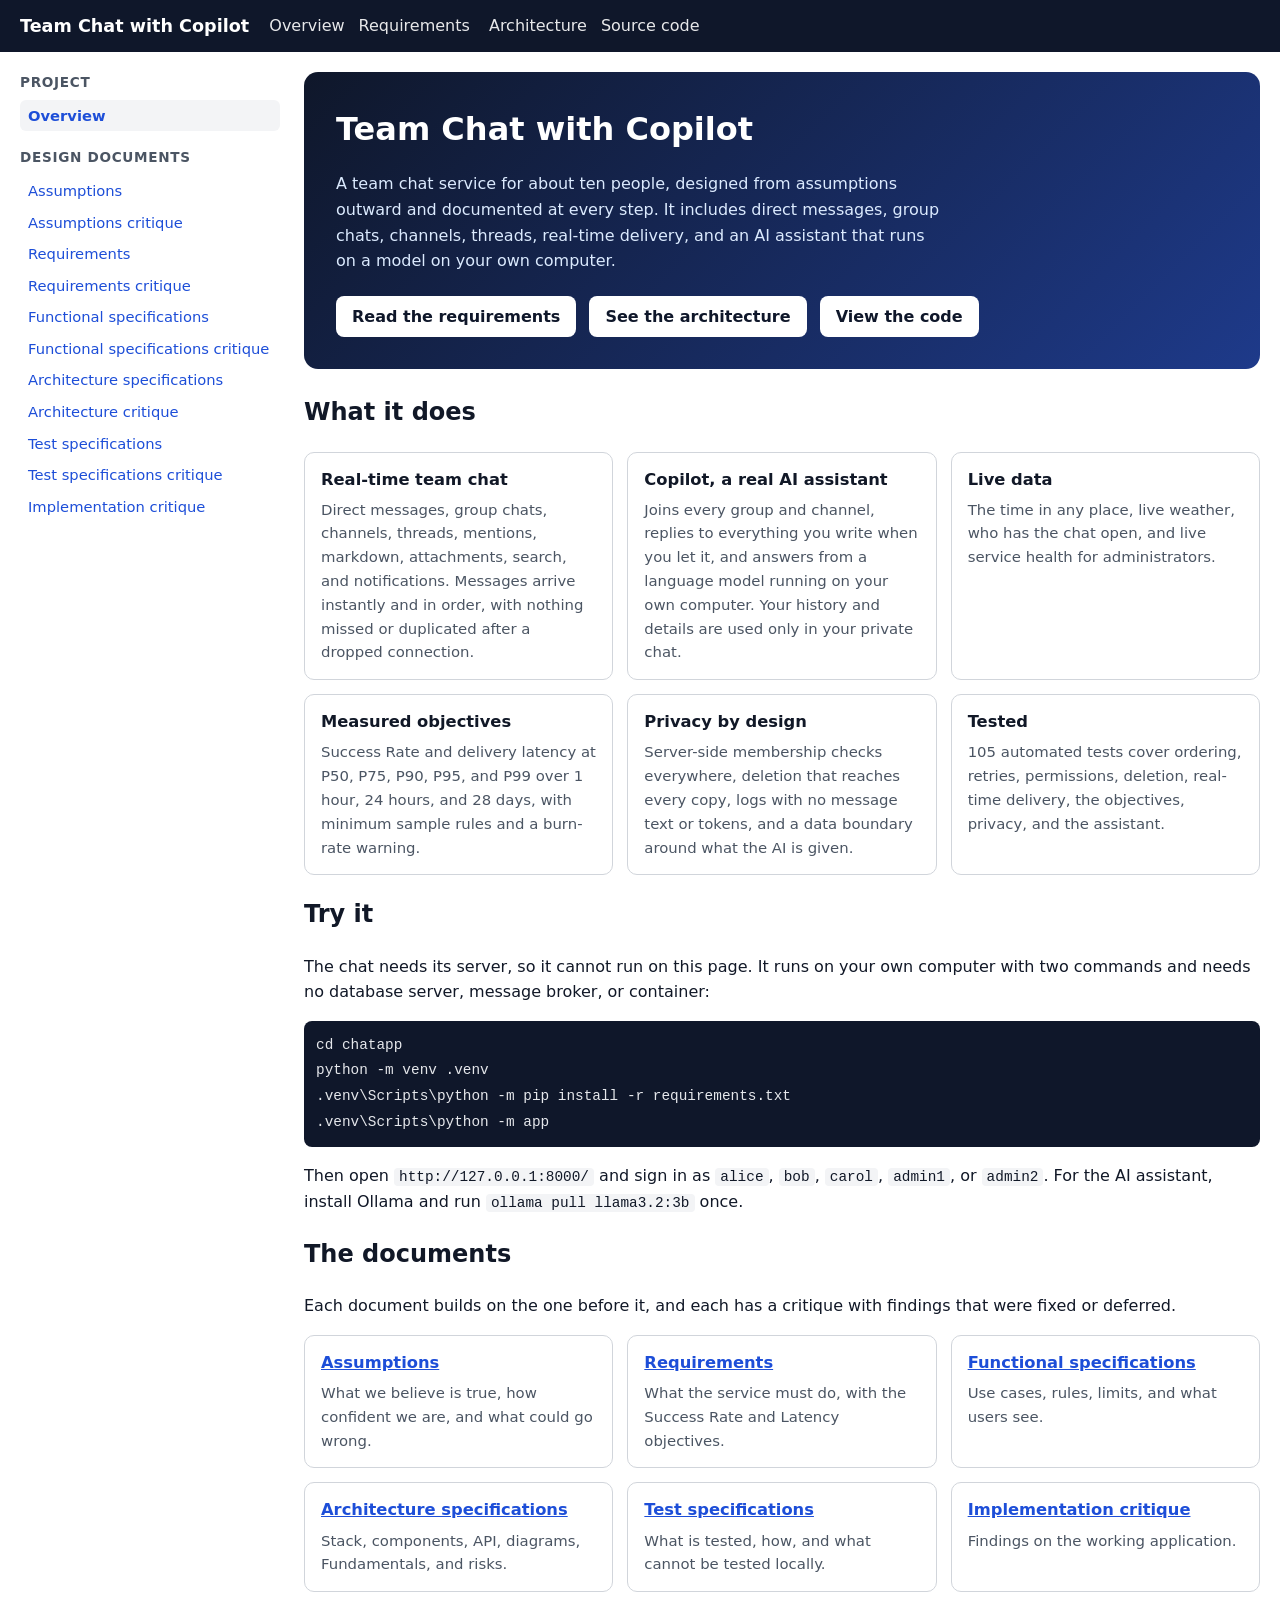
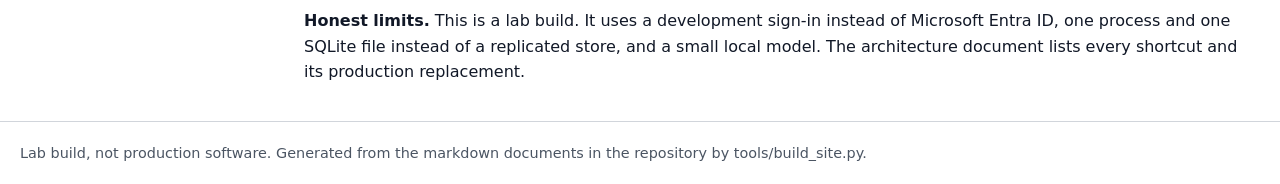
<file: docs/index.html>
<!doctype html>
<html lang="en"><head><meta charset="utf-8"><meta name="viewport" content="width=device-width,initial-scale=1">
<title>Overview - Team Chat with Copilot</title><style>
:root{--text:#111827;--muted:#4b5563;--accent:#1d4ed8;--border:#d1d5db;--panel:#f3f4f6}
*{box-sizing:border-box}body{margin:0;font:16px/1.6 system-ui,"Segoe UI",sans-serif;color:var(--text)}
a{color:var(--accent)}a:focus-visible,button:focus-visible{outline:3px solid #f59e0b;outline-offset:2px}
.skip{position:absolute;left:-999px}.skip:focus{left:8px;top:8px;background:#000;color:#fff;padding:6px 10px}
header.site{background:#0f172a;color:#fff;padding:12px 20px;display:flex;gap:20px;align-items:center;flex-wrap:wrap}
header.site a{color:#fff;text-decoration:none}header.site .brand{font-weight:700;font-size:1.1rem}
header.site nav a{margin-right:14px;opacity:.9}header.site nav a:hover{text-decoration:underline}
.layout{display:grid;grid-template-columns:260px 1fr;gap:24px;max-width:1280px;margin:0 auto;padding:20px}
aside.side{font-size:.92rem;position:sticky;top:12px;align-self:start}
aside.side h2{font-size:.85rem;text-transform:uppercase;letter-spacing:.05em;color:var(--muted);margin:0 0 6px}
aside.side ul{list-style:none;margin:0 0 16px;padding:0}aside.side li a{display:block;padding:4px 8px;border-radius:6px;text-decoration:none}
aside.side li a[aria-current=page]{background:var(--panel);font-weight:700}
main{min-width:0}main h1{margin-top:0}
main table{border-collapse:collapse;display:block;overflow-x:auto;margin:12px 0}
main th,main td{border:1px solid var(--border);padding:6px 10px;vertical-align:top;font-size:.93rem}
main th{background:var(--panel);text-align:left}
main blockquote{margin:12px 0;padding:8px 16px;border-left:4px solid var(--accent);background:#eff6ff}
main code{background:var(--panel);padding:1px 5px;border-radius:4px;font-size:.9em}
main pre{background:#0f172a;color:#e5e7eb;padding:12px;border-radius:8px;overflow:auto}
main pre code{background:none;color:inherit;padding:0}
pre.mermaid{background:#fff;color:var(--text);border:1px solid var(--border);text-align:center}
.hero{background:linear-gradient(135deg,#0f172a,#1e3a8a);color:#fff;border-radius:14px;padding:32px;margin-bottom:24px}
.hero h1{color:#fff;font-size:2rem;margin:0 0 8px}.hero p{max-width:60ch;color:#dbeafe}
.hero a.btn{display:inline-block;background:#fff;color:#0f172a;padding:8px 16px;border-radius:8px;text-decoration:none;font-weight:600;margin:6px 8px 0 0}
.cards{display:grid;grid-template-columns:repeat(auto-fit,minmax(240px,1fr));gap:14px;margin:16px 0}
.card{border:1px solid var(--border);border-radius:10px;padding:14px 16px}.card h3{margin:0 0 6px;font-size:1.02rem}
.card p{margin:0;color:var(--muted);font-size:.93rem}
footer{max-width:1280px;margin:0 auto;padding:20px;color:var(--muted);font-size:.9rem;border-top:1px solid var(--border)}
@media(max-width:860px){.layout{grid-template-columns:1fr}aside.side{position:static}}
</style></head>
<body><a class="skip" href="#content">Skip to content</a>
<header class="site"><a class="brand" href="index.html">Team Chat with Copilot</a>
<nav aria-label="Main"><a href="index.html">Overview</a><a href="chatapp.requirements.html">Requirements</a>
<a href="chatapp.archspecs.html">Architecture</a><a href="https://github.com/RaghunathLaxmiPathi/team-chat-copilot">Source code</a></nav></header>
<div class="layout"><aside class="side" aria-label="Documents"><h2>Project</h2><ul><li><a href="index.html" aria-current="page">Overview</a></li></ul><h2>Design documents</h2><ul><li><a href="chatapp.assumptions.html">Assumptions</a></li><li><a href="chatapp.assumptions.gao.html">Assumptions critique</a></li><li><a href="chatapp.requirements.html">Requirements</a></li><li><a href="chatapp.requirements.gao.html">Requirements critique</a></li><li><a href="chatapp.funcspecs.html">Functional specifications</a></li><li><a href="chatapp.funcspecs.gao.html">Functional specifications critique</a></li><li><a href="chatapp.archspecs.html">Architecture specifications</a></li><li><a href="chatapp.archspecs.gao.html">Architecture critique</a></li><li><a href="chatapp.testspecs.html">Test specifications</a></li><li><a href="chatapp.testspecs.gao.html">Test specifications critique</a></li><li><a href="chatapp.implementation.gao.html">Implementation critique</a></li></ul></aside><main id="content">
<section class="hero"><h1>Team Chat with Copilot</h1>
<p>A team chat service for about ten people, designed from assumptions outward and documented at every step.
It includes direct messages, group chats, channels, threads, real-time delivery, and an AI assistant that runs on a
model on your own computer.</p>
<a class="btn" href="chatapp.requirements.html">Read the requirements</a>
<a class="btn" href="chatapp.archspecs.html">See the architecture</a>
<a class="btn" href="https://github.com/RaghunathLaxmiPathi/team-chat-copilot">View the code</a></section>

<h2>What it does</h2>
<div class="cards">
<div class="card"><h3>Real-time team chat</h3><p>Direct messages, group chats, channels, threads, mentions, markdown, attachments, search, and notifications. Messages arrive instantly and in order, with nothing missed or duplicated after a dropped connection.</p></div>
<div class="card"><h3>Copilot, a real AI assistant</h3><p>Joins every group and channel, replies to everything you write when you let it, and answers from a language model running on your own computer. Your history and details are used only in your private chat.</p></div>
<div class="card"><h3>Live data</h3><p>The time in any place, live weather, who has the chat open, and live service health for administrators.</p></div>
<div class="card"><h3>Measured objectives</h3><p>Success Rate and delivery latency at P50, P75, P90, P95, and P99 over 1 hour, 24 hours, and 28 days, with minimum sample rules and a burn-rate warning.</p></div>
<div class="card"><h3>Privacy by design</h3><p>Server-side membership checks everywhere, deletion that reaches every copy, logs with no message text or tokens, and a data boundary around what the AI is given.</p></div>
<div class="card"><h3>Tested</h3><p>105 automated tests cover ordering, retries, permissions, deletion, real-time delivery, the objectives, privacy, and the assistant.</p></div>
</div>

<h2>Try it</h2>
<p>The chat needs its server, so it cannot run on this page. It runs on your own computer with two commands and needs
no database server, message broker, or container:</p>
<pre><code>cd chatapp
python -m venv .venv
.venv\Scripts\python -m pip install -r requirements.txt
.venv\Scripts\python -m app</code></pre>
<p>Then open <code>http://127.0.0.1:8000/</code> and sign in as <code>alice</code>, <code>bob</code>, <code>carol</code>,
<code>admin1</code>, or <code>admin2</code>. For the AI assistant, install Ollama and run <code>ollama pull llama3.2:3b</code> once.</p>

<h2>The documents</h2>
<p>Each document builds on the one before it, and each has a critique with findings that were fixed or deferred.</p>
<div class="cards"><div class="card"><h3><a href="chatapp.assumptions.html">Assumptions</a></h3><p>What we believe is true, how confident we are, and what could go wrong.</p></div><div class="card"><h3><a href="chatapp.requirements.html">Requirements</a></h3><p>What the service must do, with the Success Rate and Latency objectives.</p></div><div class="card"><h3><a href="chatapp.funcspecs.html">Functional specifications</a></h3><p>Use cases, rules, limits, and what users see.</p></div><div class="card"><h3><a href="chatapp.archspecs.html">Architecture specifications</a></h3><p>Stack, components, API, diagrams, Fundamentals, and risks.</p></div><div class="card"><h3><a href="chatapp.testspecs.html">Test specifications</a></h3><p>What is tested, how, and what cannot be tested locally.</p></div><div class="card"><h3><a href="chatapp.implementation.gao.html">Implementation critique</a></h3><p>Findings on the working application.</p></div></div>
<p><strong>Honest limits.</strong> This is a lab build. It uses a development sign-in instead of Microsoft Entra ID, one
process and one SQLite file instead of a replicated store, and a small local model. The architecture document lists
every shortcut and its production replacement.</p>
</main></div>
<footer>Lab build, not production software. Generated from the markdown documents in the repository by tools/build_site.py.</footer>
</body></html>
</file>
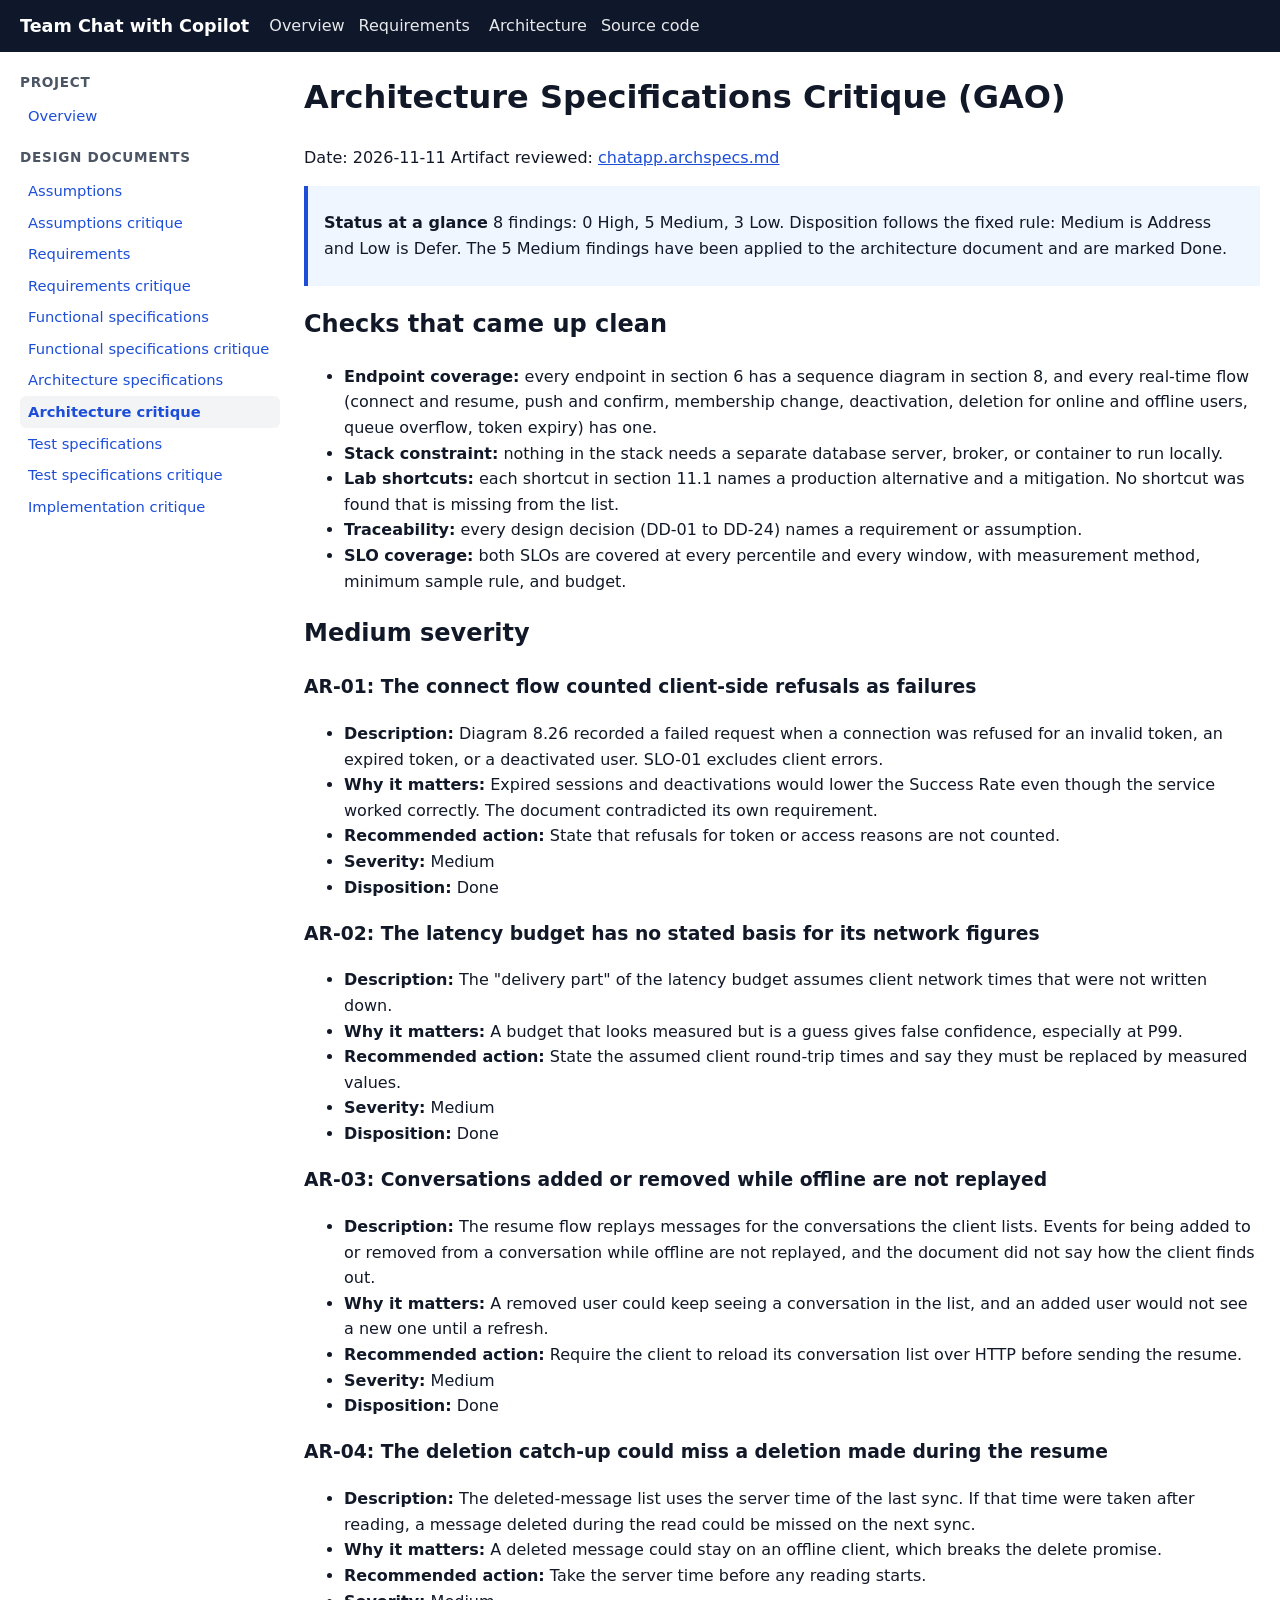
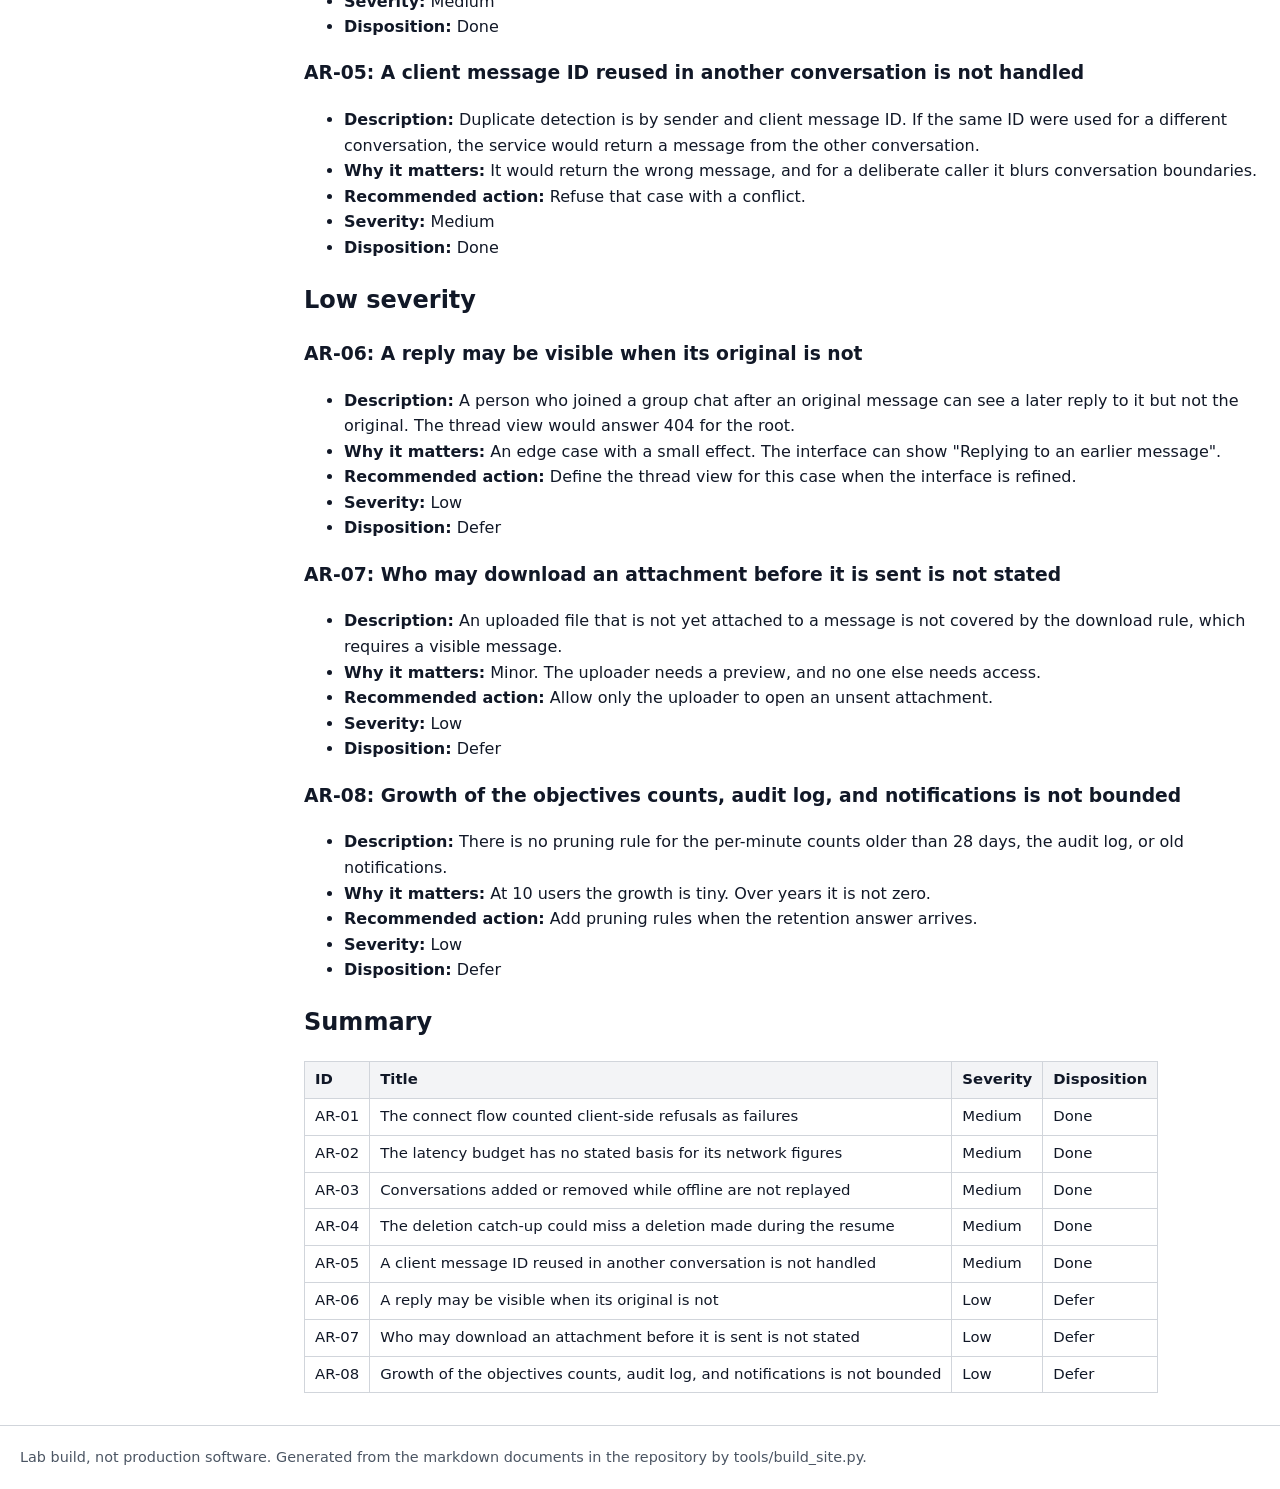
<file: docs/chatapp.archspecs.gao.html>
<!doctype html>
<html lang="en"><head><meta charset="utf-8"><meta name="viewport" content="width=device-width,initial-scale=1">
<title>Architecture critique - Team Chat with Copilot</title><style>
:root{--text:#111827;--muted:#4b5563;--accent:#1d4ed8;--border:#d1d5db;--panel:#f3f4f6}
*{box-sizing:border-box}body{margin:0;font:16px/1.6 system-ui,"Segoe UI",sans-serif;color:var(--text)}
a{color:var(--accent)}a:focus-visible,button:focus-visible{outline:3px solid #f59e0b;outline-offset:2px}
.skip{position:absolute;left:-999px}.skip:focus{left:8px;top:8px;background:#000;color:#fff;padding:6px 10px}
header.site{background:#0f172a;color:#fff;padding:12px 20px;display:flex;gap:20px;align-items:center;flex-wrap:wrap}
header.site a{color:#fff;text-decoration:none}header.site .brand{font-weight:700;font-size:1.1rem}
header.site nav a{margin-right:14px;opacity:.9}header.site nav a:hover{text-decoration:underline}
.layout{display:grid;grid-template-columns:260px 1fr;gap:24px;max-width:1280px;margin:0 auto;padding:20px}
aside.side{font-size:.92rem;position:sticky;top:12px;align-self:start}
aside.side h2{font-size:.85rem;text-transform:uppercase;letter-spacing:.05em;color:var(--muted);margin:0 0 6px}
aside.side ul{list-style:none;margin:0 0 16px;padding:0}aside.side li a{display:block;padding:4px 8px;border-radius:6px;text-decoration:none}
aside.side li a[aria-current=page]{background:var(--panel);font-weight:700}
main{min-width:0}main h1{margin-top:0}
main table{border-collapse:collapse;display:block;overflow-x:auto;margin:12px 0}
main th,main td{border:1px solid var(--border);padding:6px 10px;vertical-align:top;font-size:.93rem}
main th{background:var(--panel);text-align:left}
main blockquote{margin:12px 0;padding:8px 16px;border-left:4px solid var(--accent);background:#eff6ff}
main code{background:var(--panel);padding:1px 5px;border-radius:4px;font-size:.9em}
main pre{background:#0f172a;color:#e5e7eb;padding:12px;border-radius:8px;overflow:auto}
main pre code{background:none;color:inherit;padding:0}
pre.mermaid{background:#fff;color:var(--text);border:1px solid var(--border);text-align:center}
.hero{background:linear-gradient(135deg,#0f172a,#1e3a8a);color:#fff;border-radius:14px;padding:32px;margin-bottom:24px}
.hero h1{color:#fff;font-size:2rem;margin:0 0 8px}.hero p{max-width:60ch;color:#dbeafe}
.hero a.btn{display:inline-block;background:#fff;color:#0f172a;padding:8px 16px;border-radius:8px;text-decoration:none;font-weight:600;margin:6px 8px 0 0}
.cards{display:grid;grid-template-columns:repeat(auto-fit,minmax(240px,1fr));gap:14px;margin:16px 0}
.card{border:1px solid var(--border);border-radius:10px;padding:14px 16px}.card h3{margin:0 0 6px;font-size:1.02rem}
.card p{margin:0;color:var(--muted);font-size:.93rem}
footer{max-width:1280px;margin:0 auto;padding:20px;color:var(--muted);font-size:.9rem;border-top:1px solid var(--border)}
@media(max-width:860px){.layout{grid-template-columns:1fr}aside.side{position:static}}
</style></head>
<body><a class="skip" href="#content">Skip to content</a>
<header class="site"><a class="brand" href="index.html">Team Chat with Copilot</a>
<nav aria-label="Main"><a href="index.html">Overview</a><a href="chatapp.requirements.html">Requirements</a>
<a href="chatapp.archspecs.html">Architecture</a><a href="https://github.com/RaghunathLaxmiPathi/team-chat-copilot">Source code</a></nav></header>
<div class="layout"><aside class="side" aria-label="Documents"><h2>Project</h2><ul><li><a href="index.html">Overview</a></li></ul><h2>Design documents</h2><ul><li><a href="chatapp.assumptions.html">Assumptions</a></li><li><a href="chatapp.assumptions.gao.html">Assumptions critique</a></li><li><a href="chatapp.requirements.html">Requirements</a></li><li><a href="chatapp.requirements.gao.html">Requirements critique</a></li><li><a href="chatapp.funcspecs.html">Functional specifications</a></li><li><a href="chatapp.funcspecs.gao.html">Functional specifications critique</a></li><li><a href="chatapp.archspecs.html">Architecture specifications</a></li><li><a href="chatapp.archspecs.gao.html" aria-current="page">Architecture critique</a></li><li><a href="chatapp.testspecs.html">Test specifications</a></li><li><a href="chatapp.testspecs.gao.html">Test specifications critique</a></li><li><a href="chatapp.implementation.gao.html">Implementation critique</a></li></ul></aside><main id="content"><h1 id="architecture-specifications-critique-gao">Architecture Specifications Critique (GAO)</h1>
<p>Date: 2026-11-11
Artifact reviewed: <a href="chatapp.archspecs.html">chatapp.archspecs.md</a></p>
<blockquote>
<p><strong>Status at a glance</strong>
8 findings: 0 High, 5 Medium, 3 Low. Disposition follows the fixed rule: Medium is Address and Low is Defer. The 5 Medium findings have been applied to the architecture document and are marked Done.</p>
</blockquote>
<h2 id="checks-that-came-up-clean">Checks that came up clean</h2>
<ul>
<li><strong>Endpoint coverage:</strong> every endpoint in section 6 has a sequence diagram in section 8, and every real-time flow (connect and resume, push and confirm, membership change, deactivation, deletion for online and offline users, queue overflow, token expiry) has one.</li>
<li><strong>Stack constraint:</strong> nothing in the stack needs a separate database server, broker, or container to run locally.</li>
<li><strong>Lab shortcuts:</strong> each shortcut in section 11.1 names a production alternative and a mitigation. No shortcut was found that is missing from the list.</li>
<li><strong>Traceability:</strong> every design decision (DD-01 to DD-24) names a requirement or assumption.</li>
<li><strong>SLO coverage:</strong> both SLOs are covered at every percentile and every window, with measurement method, minimum sample rule, and budget.</li>
</ul>
<h2 id="medium-severity">Medium severity</h2>
<h3 id="ar-01-the-connect-flow-counted-client-side-refusals-as-failures">AR-01: The connect flow counted client-side refusals as failures</h3>
<ul>
<li><strong>Description:</strong> Diagram 8.26 recorded a failed request when a connection was refused for an invalid token, an expired token, or a deactivated user. SLO-01 excludes client errors.</li>
<li><strong>Why it matters:</strong> Expired sessions and deactivations would lower the Success Rate even though the service worked correctly. The document contradicted its own requirement.</li>
<li><strong>Recommended action:</strong> State that refusals for token or access reasons are not counted.</li>
<li><strong>Severity:</strong> Medium</li>
<li><strong>Disposition:</strong> Done</li>
</ul>
<h3 id="ar-02-the-latency-budget-has-no-stated-basis-for-its-network-figures">AR-02: The latency budget has no stated basis for its network figures</h3>
<ul>
<li><strong>Description:</strong> The "delivery part" of the latency budget assumes client network times that were not written down.</li>
<li><strong>Why it matters:</strong> A budget that looks measured but is a guess gives false confidence, especially at P99.</li>
<li><strong>Recommended action:</strong> State the assumed client round-trip times and say they must be replaced by measured values.</li>
<li><strong>Severity:</strong> Medium</li>
<li><strong>Disposition:</strong> Done</li>
</ul>
<h3 id="ar-03-conversations-added-or-removed-while-offline-are-not-replayed">AR-03: Conversations added or removed while offline are not replayed</h3>
<ul>
<li><strong>Description:</strong> The resume flow replays messages for the conversations the client lists. Events for being added to or removed from a conversation while offline are not replayed, and the document did not say how the client finds out.</li>
<li><strong>Why it matters:</strong> A removed user could keep seeing a conversation in the list, and an added user would not see a new one until a refresh.</li>
<li><strong>Recommended action:</strong> Require the client to reload its conversation list over HTTP before sending the resume.</li>
<li><strong>Severity:</strong> Medium</li>
<li><strong>Disposition:</strong> Done</li>
</ul>
<h3 id="ar-04-the-deletion-catch-up-could-miss-a-deletion-made-during-the-resume">AR-04: The deletion catch-up could miss a deletion made during the resume</h3>
<ul>
<li><strong>Description:</strong> The deleted-message list uses the server time of the last sync. If that time were taken after reading, a message deleted during the read could be missed on the next sync.</li>
<li><strong>Why it matters:</strong> A deleted message could stay on an offline client, which breaks the delete promise.</li>
<li><strong>Recommended action:</strong> Take the server time before any reading starts.</li>
<li><strong>Severity:</strong> Medium</li>
<li><strong>Disposition:</strong> Done</li>
</ul>
<h3 id="ar-05-a-client-message-id-reused-in-another-conversation-is-not-handled">AR-05: A client message ID reused in another conversation is not handled</h3>
<ul>
<li><strong>Description:</strong> Duplicate detection is by sender and client message ID. If the same ID were used for a different conversation, the service would return a message from the other conversation.</li>
<li><strong>Why it matters:</strong> It would return the wrong message, and for a deliberate caller it blurs conversation boundaries.</li>
<li><strong>Recommended action:</strong> Refuse that case with a conflict.</li>
<li><strong>Severity:</strong> Medium</li>
<li><strong>Disposition:</strong> Done</li>
</ul>
<h2 id="low-severity">Low severity</h2>
<h3 id="ar-06-a-reply-may-be-visible-when-its-original-is-not">AR-06: A reply may be visible when its original is not</h3>
<ul>
<li><strong>Description:</strong> A person who joined a group chat after an original message can see a later reply to it but not the original. The thread view would answer 404 for the root.</li>
<li><strong>Why it matters:</strong> An edge case with a small effect. The interface can show "Replying to an earlier message".</li>
<li><strong>Recommended action:</strong> Define the thread view for this case when the interface is refined.</li>
<li><strong>Severity:</strong> Low</li>
<li><strong>Disposition:</strong> Defer</li>
</ul>
<h3 id="ar-07-who-may-download-an-attachment-before-it-is-sent-is-not-stated">AR-07: Who may download an attachment before it is sent is not stated</h3>
<ul>
<li><strong>Description:</strong> An uploaded file that is not yet attached to a message is not covered by the download rule, which requires a visible message.</li>
<li><strong>Why it matters:</strong> Minor. The uploader needs a preview, and no one else needs access.</li>
<li><strong>Recommended action:</strong> Allow only the uploader to open an unsent attachment.</li>
<li><strong>Severity:</strong> Low</li>
<li><strong>Disposition:</strong> Defer</li>
</ul>
<h3 id="ar-08-growth-of-the-objectives-counts-audit-log-and-notifications-is-not-bounded">AR-08: Growth of the objectives counts, audit log, and notifications is not bounded</h3>
<ul>
<li><strong>Description:</strong> There is no pruning rule for the per-minute counts older than 28 days, the audit log, or old notifications.</li>
<li><strong>Why it matters:</strong> At 10 users the growth is tiny. Over years it is not zero.</li>
<li><strong>Recommended action:</strong> Add pruning rules when the retention answer arrives.</li>
<li><strong>Severity:</strong> Low</li>
<li><strong>Disposition:</strong> Defer</li>
</ul>
<h2 id="summary">Summary</h2>
<table>
<thead>
<tr>
<th>ID</th>
<th>Title</th>
<th>Severity</th>
<th>Disposition</th>
</tr>
</thead>
<tbody>
<tr>
<td>AR-01</td>
<td>The connect flow counted client-side refusals as failures</td>
<td>Medium</td>
<td>Done</td>
</tr>
<tr>
<td>AR-02</td>
<td>The latency budget has no stated basis for its network figures</td>
<td>Medium</td>
<td>Done</td>
</tr>
<tr>
<td>AR-03</td>
<td>Conversations added or removed while offline are not replayed</td>
<td>Medium</td>
<td>Done</td>
</tr>
<tr>
<td>AR-04</td>
<td>The deletion catch-up could miss a deletion made during the resume</td>
<td>Medium</td>
<td>Done</td>
</tr>
<tr>
<td>AR-05</td>
<td>A client message ID reused in another conversation is not handled</td>
<td>Medium</td>
<td>Done</td>
</tr>
<tr>
<td>AR-06</td>
<td>A reply may be visible when its original is not</td>
<td>Low</td>
<td>Defer</td>
</tr>
<tr>
<td>AR-07</td>
<td>Who may download an attachment before it is sent is not stated</td>
<td>Low</td>
<td>Defer</td>
</tr>
<tr>
<td>AR-08</td>
<td>Growth of the objectives counts, audit log, and notifications is not bounded</td>
<td>Low</td>
<td>Defer</td>
</tr>
</tbody>
</table></main></div>
<footer>Lab build, not production software. Generated from the markdown documents in the repository by tools/build_site.py.</footer>
</body></html>
</file>
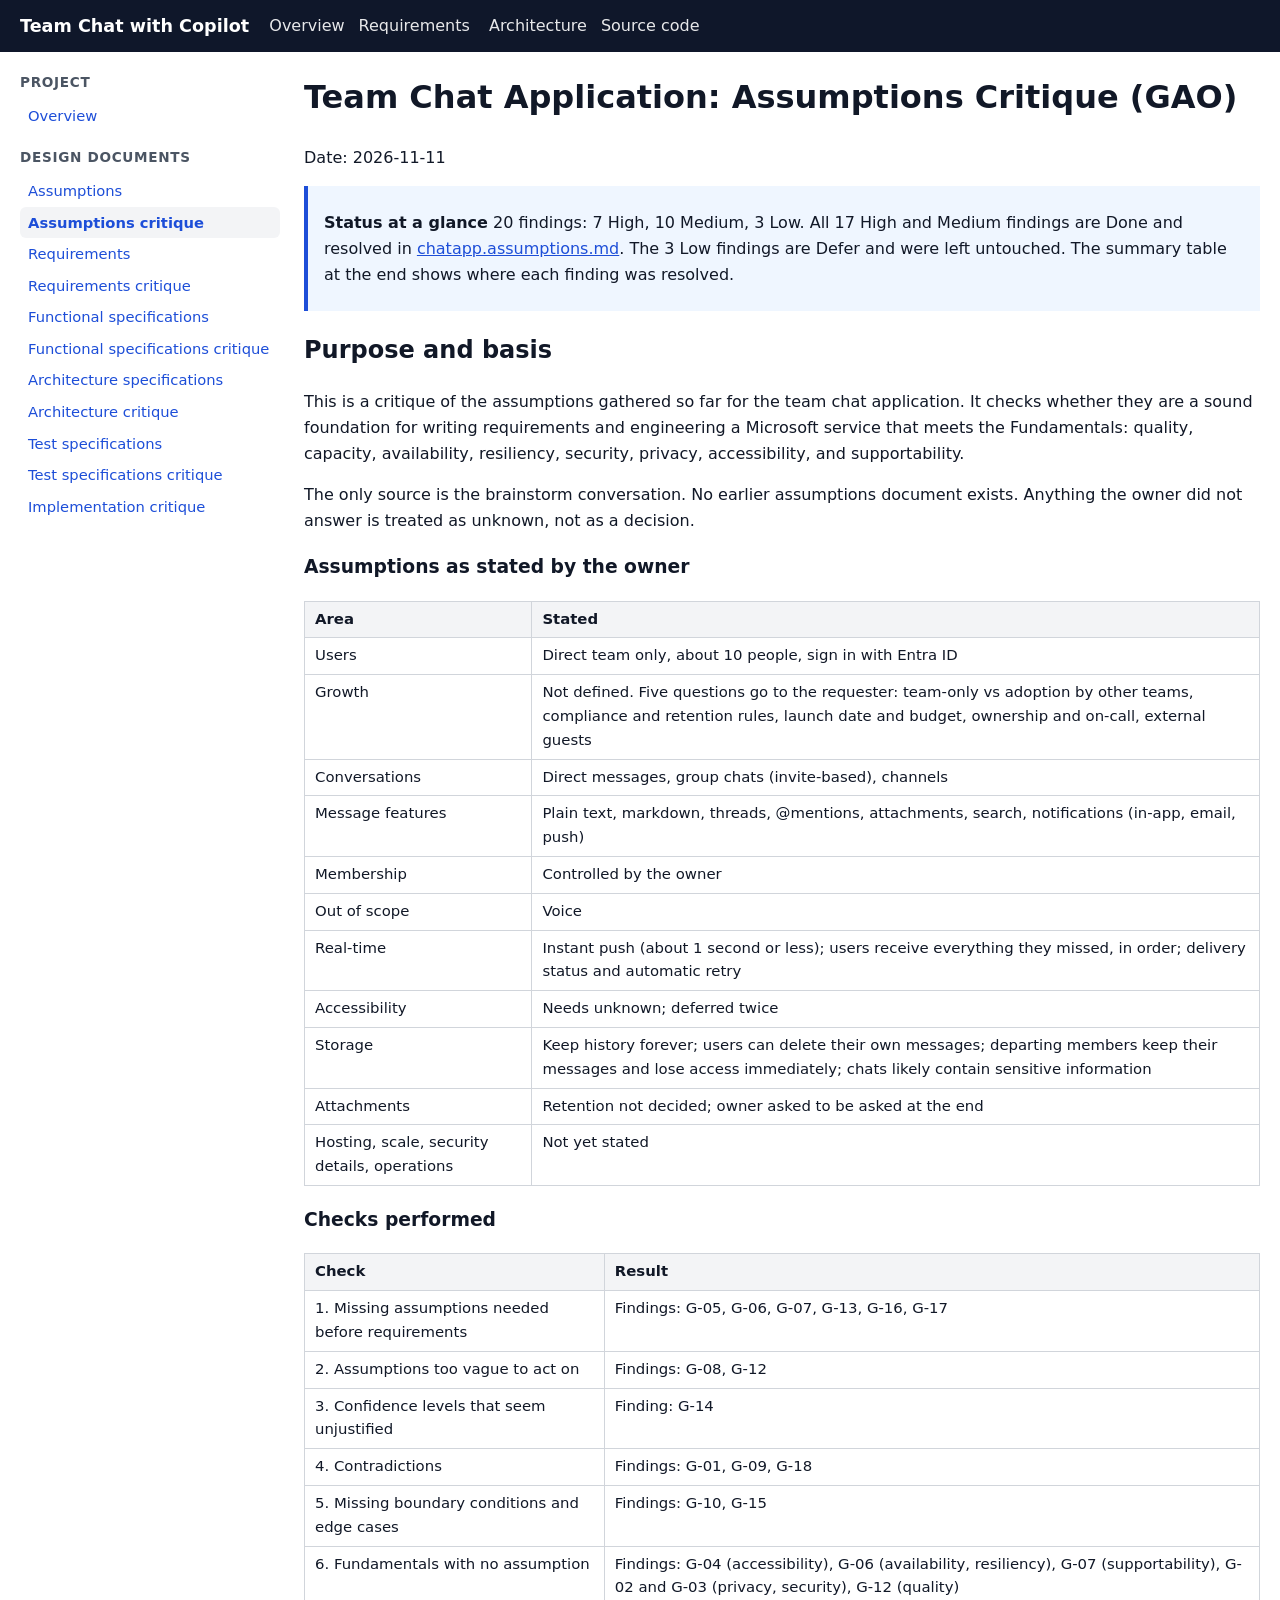
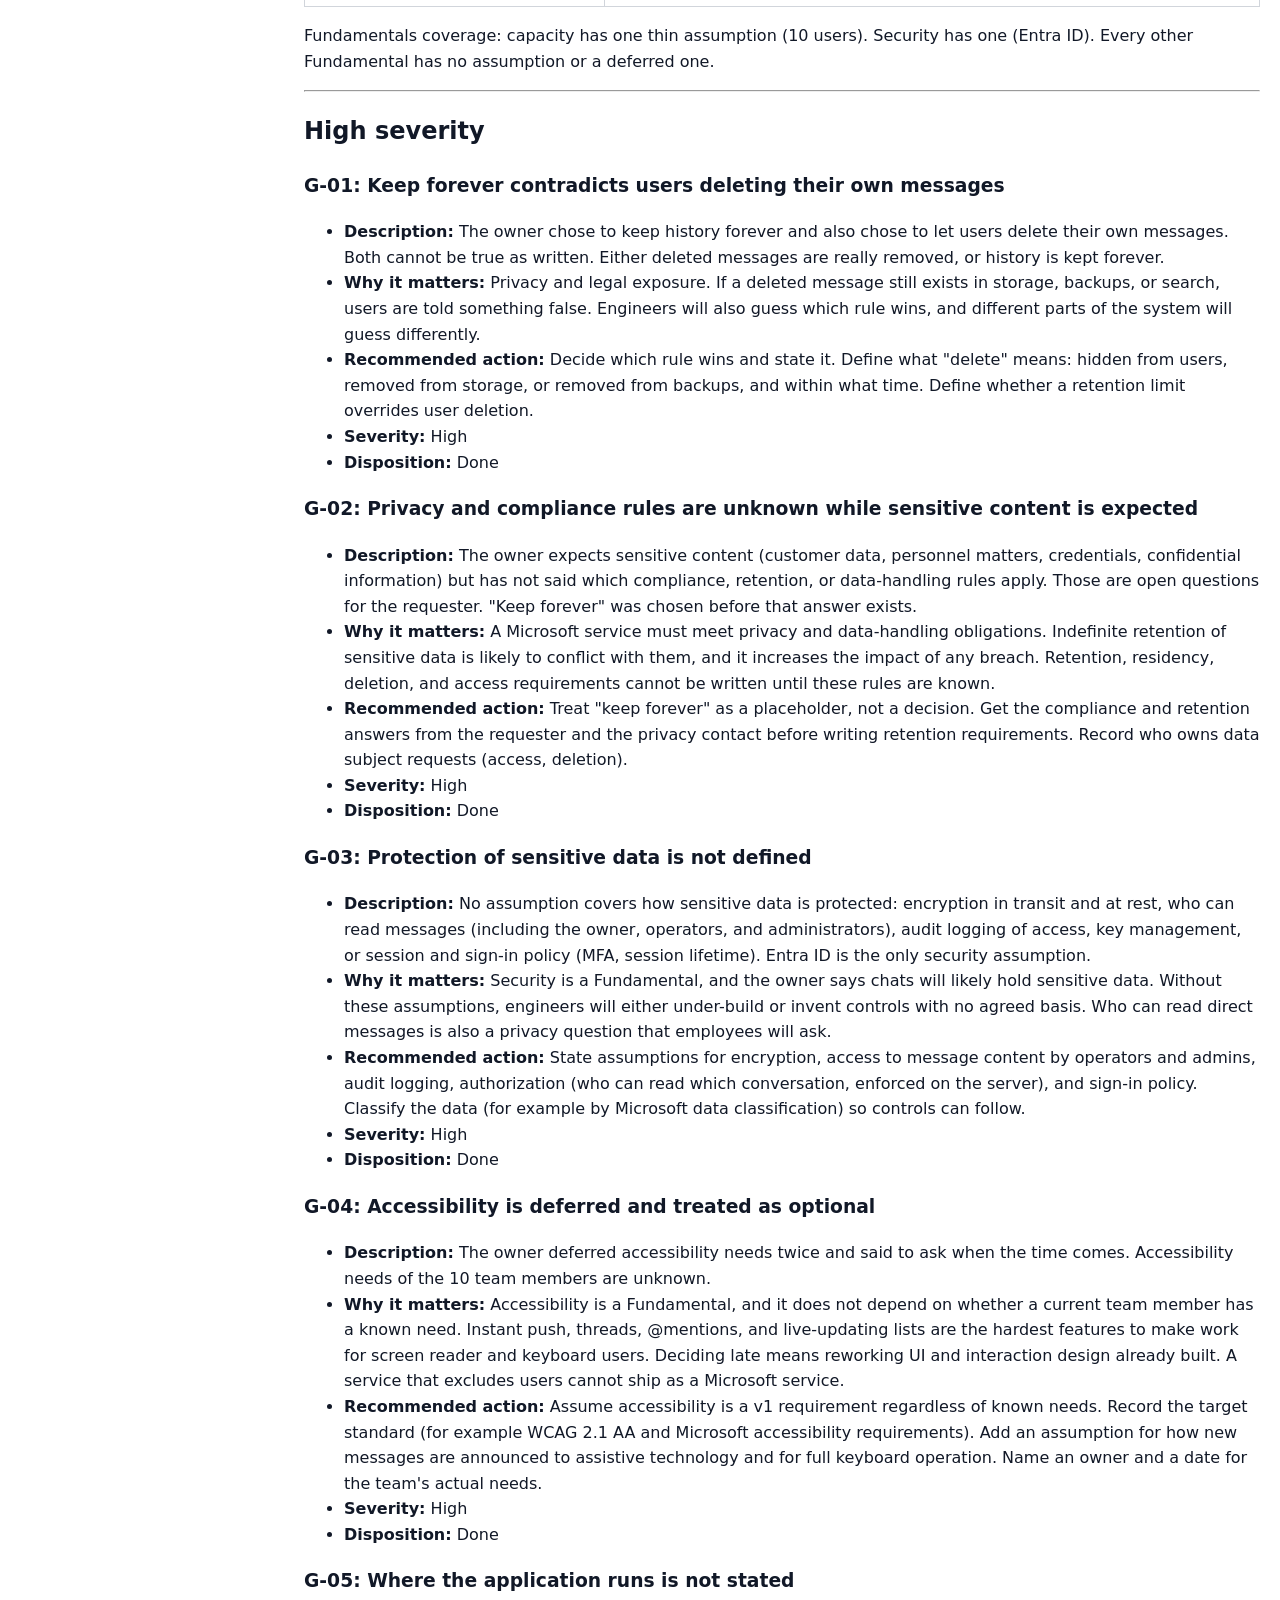
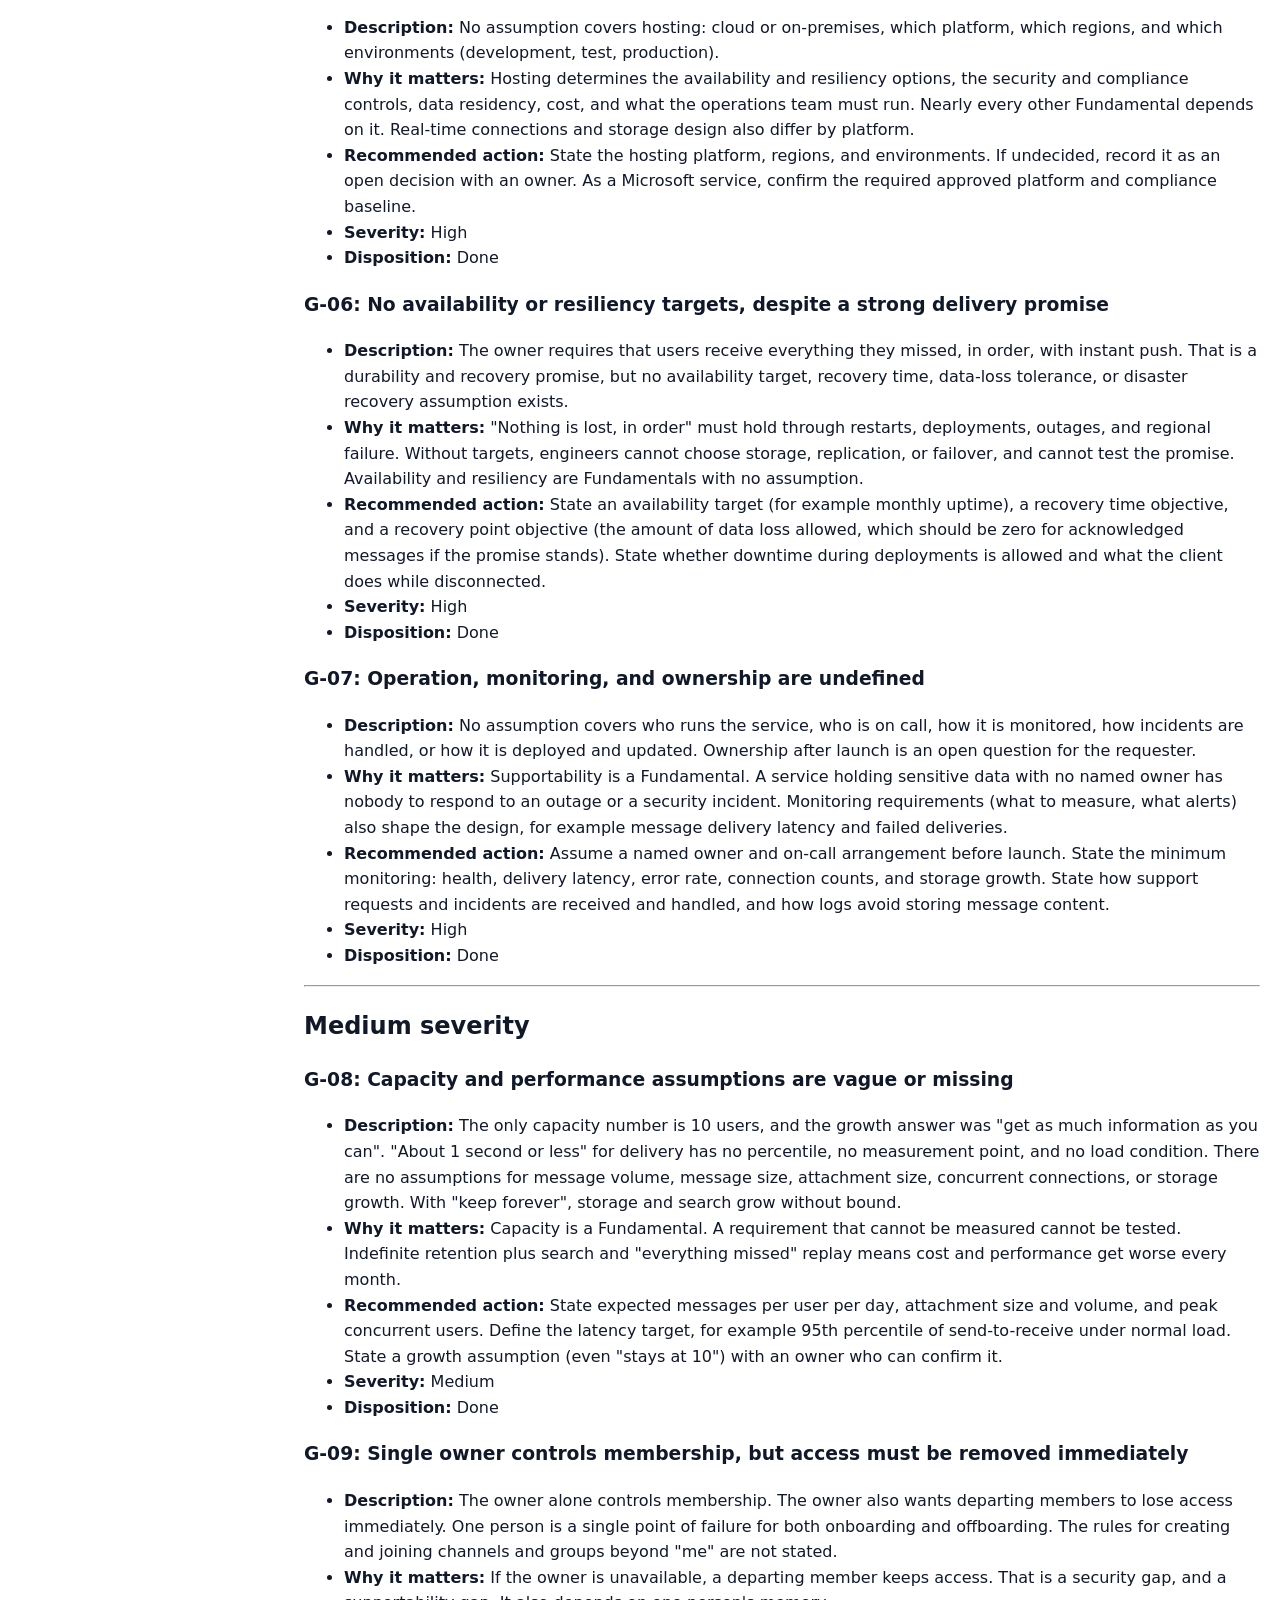
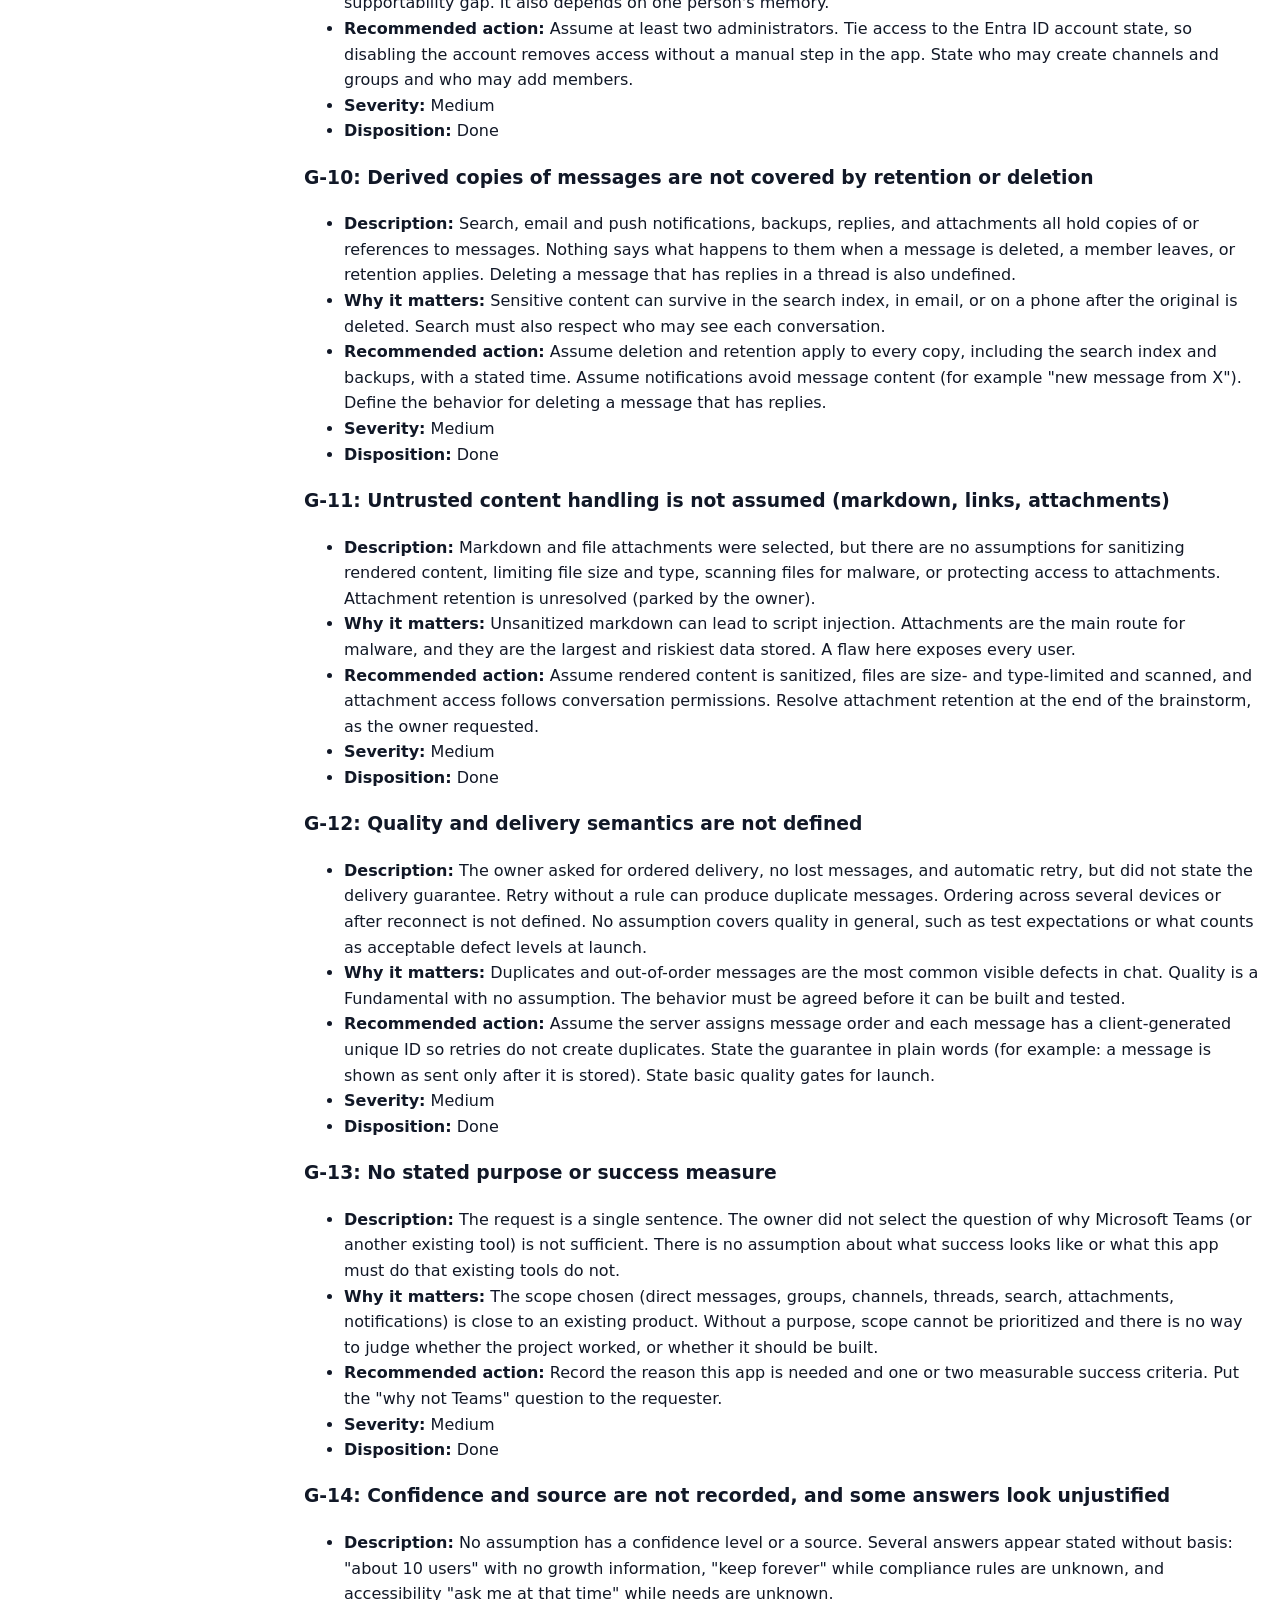
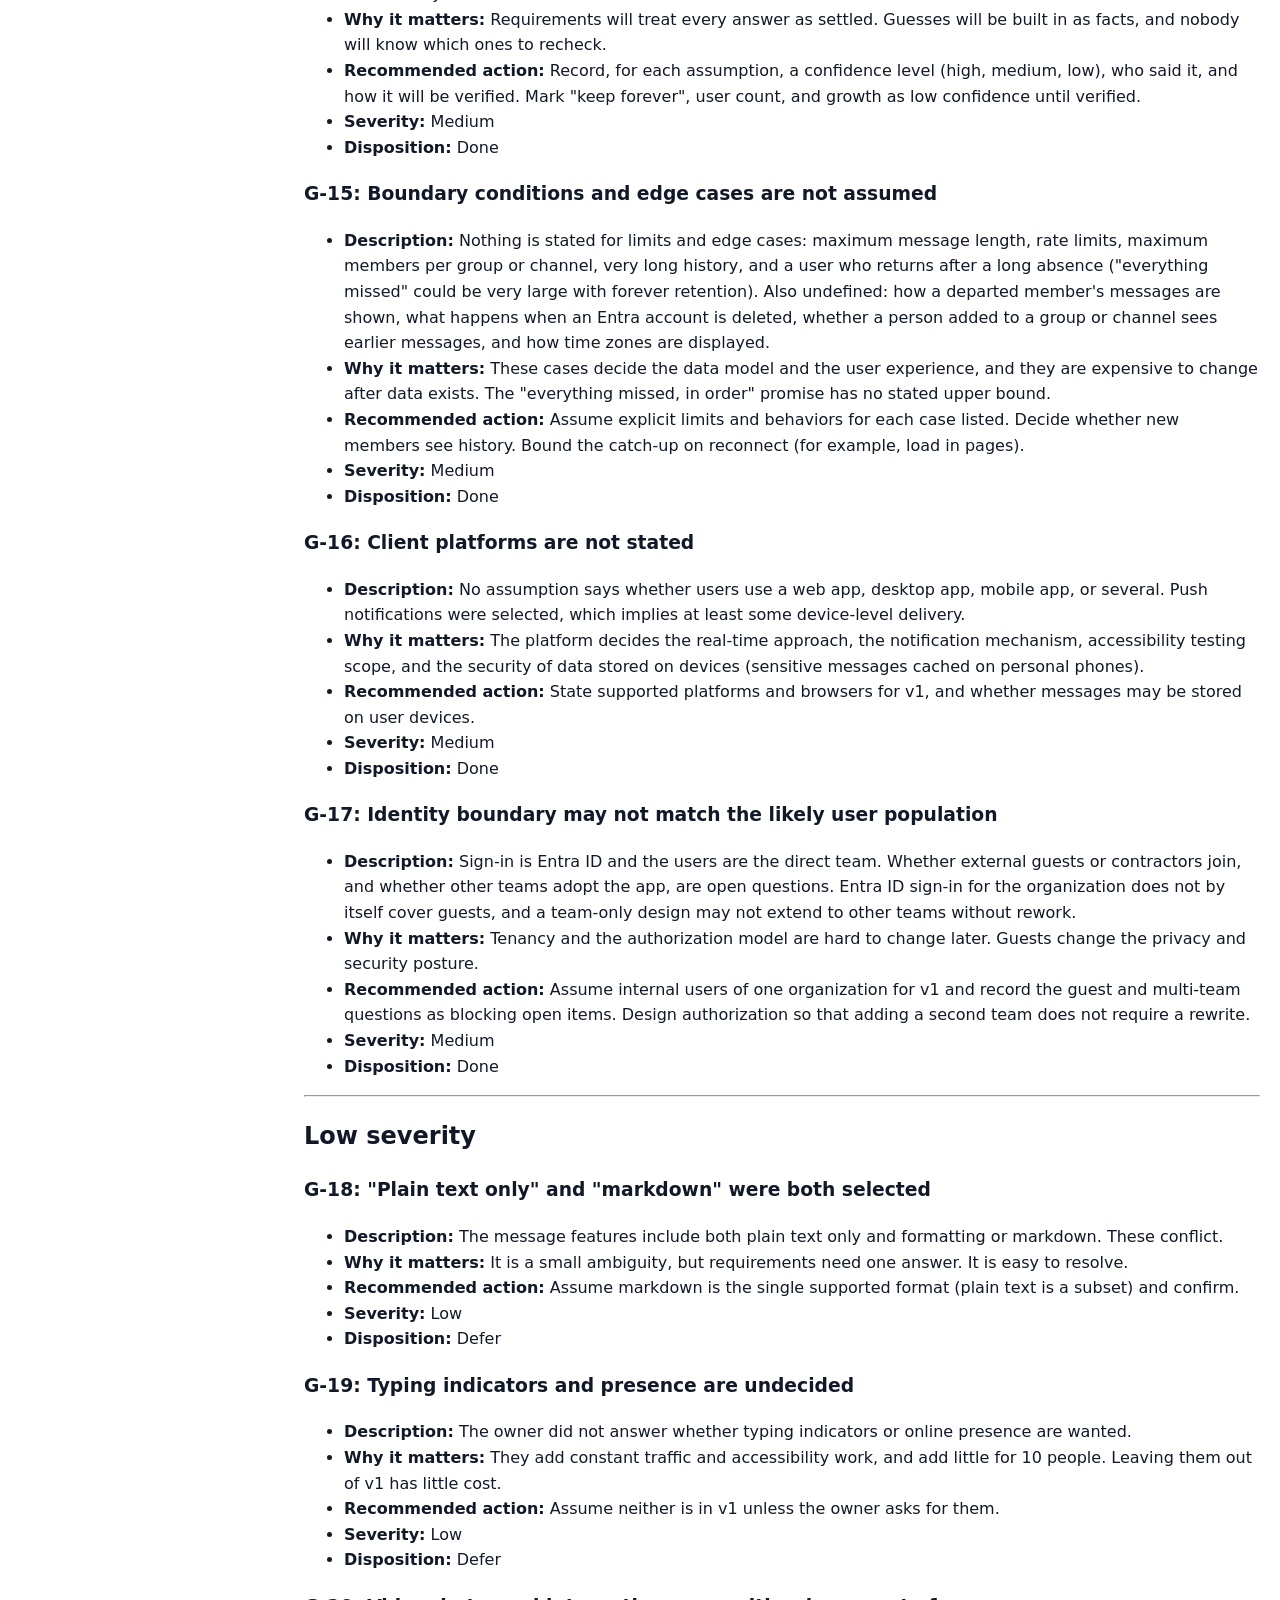
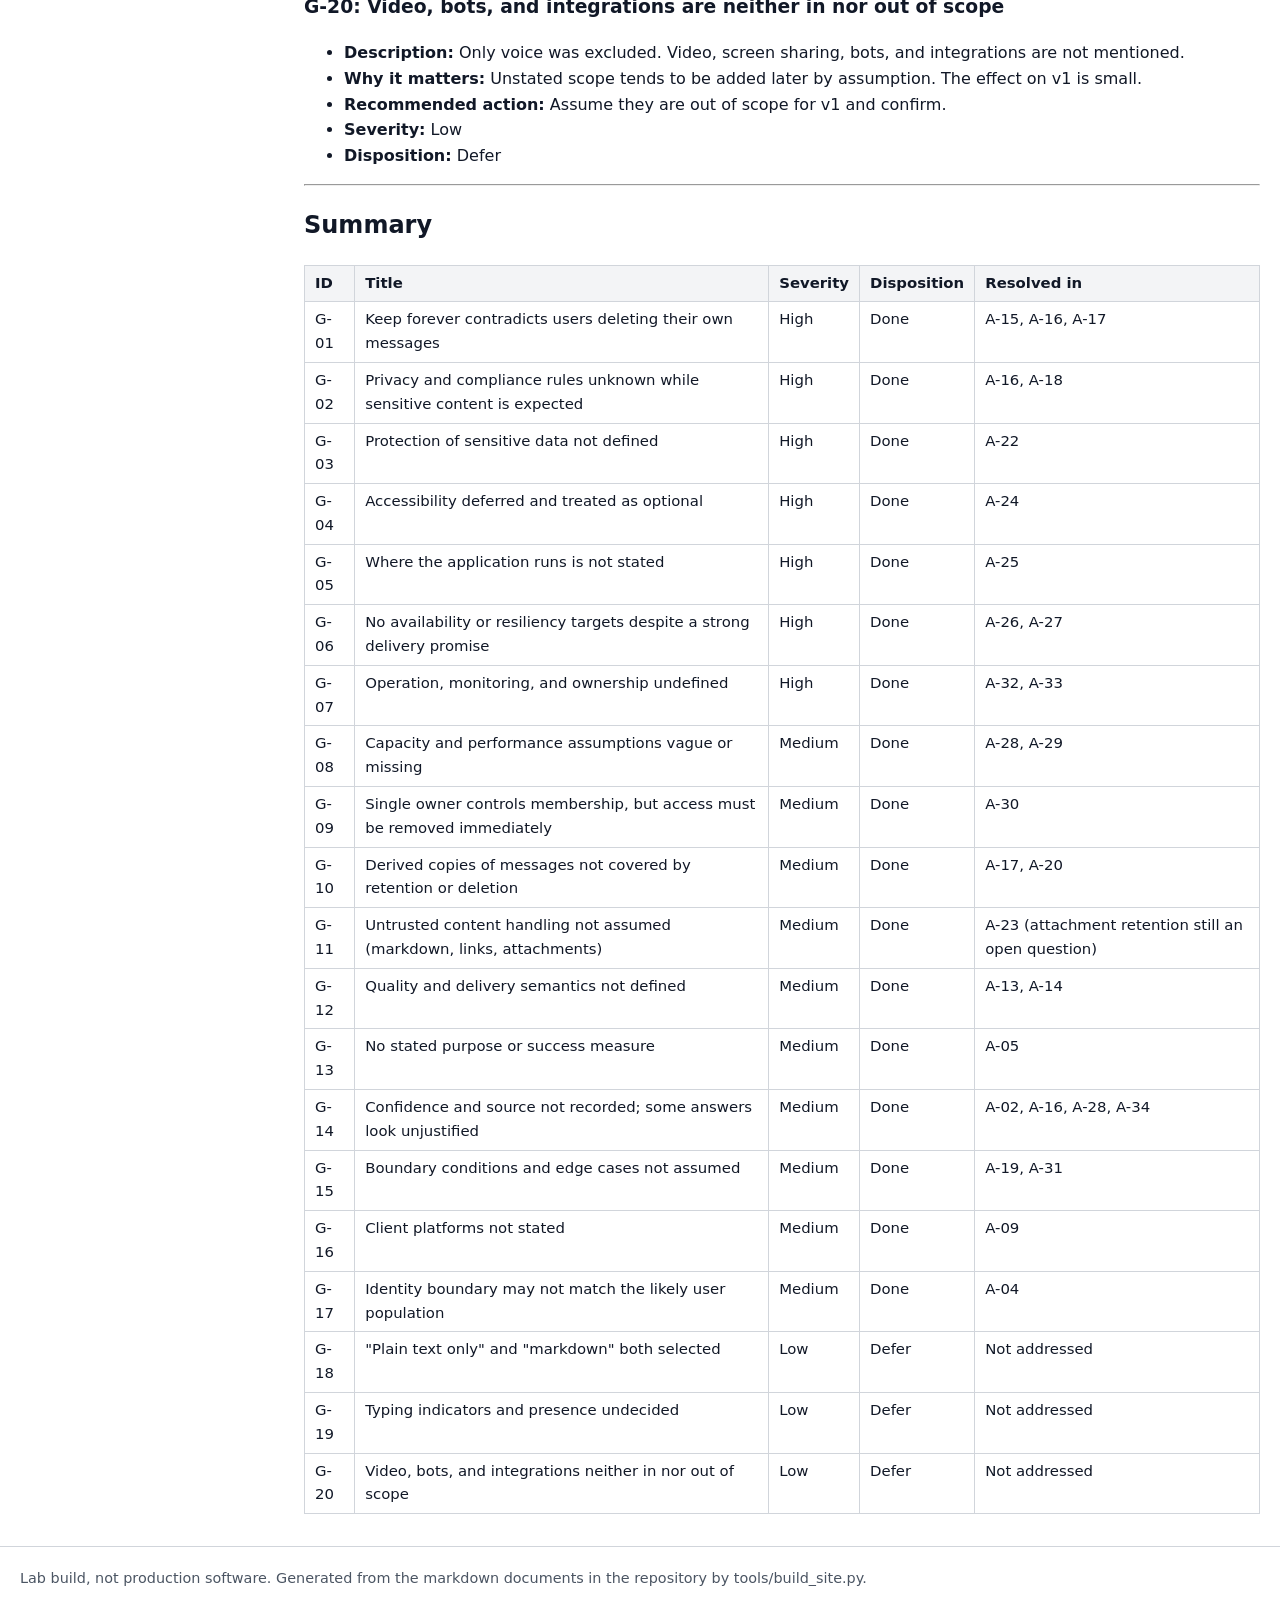
<file: docs/chatapp.assumptions.gao.html>
<!doctype html>
<html lang="en"><head><meta charset="utf-8"><meta name="viewport" content="width=device-width,initial-scale=1">
<title>Assumptions critique - Team Chat with Copilot</title><style>
:root{--text:#111827;--muted:#4b5563;--accent:#1d4ed8;--border:#d1d5db;--panel:#f3f4f6}
*{box-sizing:border-box}body{margin:0;font:16px/1.6 system-ui,"Segoe UI",sans-serif;color:var(--text)}
a{color:var(--accent)}a:focus-visible,button:focus-visible{outline:3px solid #f59e0b;outline-offset:2px}
.skip{position:absolute;left:-999px}.skip:focus{left:8px;top:8px;background:#000;color:#fff;padding:6px 10px}
header.site{background:#0f172a;color:#fff;padding:12px 20px;display:flex;gap:20px;align-items:center;flex-wrap:wrap}
header.site a{color:#fff;text-decoration:none}header.site .brand{font-weight:700;font-size:1.1rem}
header.site nav a{margin-right:14px;opacity:.9}header.site nav a:hover{text-decoration:underline}
.layout{display:grid;grid-template-columns:260px 1fr;gap:24px;max-width:1280px;margin:0 auto;padding:20px}
aside.side{font-size:.92rem;position:sticky;top:12px;align-self:start}
aside.side h2{font-size:.85rem;text-transform:uppercase;letter-spacing:.05em;color:var(--muted);margin:0 0 6px}
aside.side ul{list-style:none;margin:0 0 16px;padding:0}aside.side li a{display:block;padding:4px 8px;border-radius:6px;text-decoration:none}
aside.side li a[aria-current=page]{background:var(--panel);font-weight:700}
main{min-width:0}main h1{margin-top:0}
main table{border-collapse:collapse;display:block;overflow-x:auto;margin:12px 0}
main th,main td{border:1px solid var(--border);padding:6px 10px;vertical-align:top;font-size:.93rem}
main th{background:var(--panel);text-align:left}
main blockquote{margin:12px 0;padding:8px 16px;border-left:4px solid var(--accent);background:#eff6ff}
main code{background:var(--panel);padding:1px 5px;border-radius:4px;font-size:.9em}
main pre{background:#0f172a;color:#e5e7eb;padding:12px;border-radius:8px;overflow:auto}
main pre code{background:none;color:inherit;padding:0}
pre.mermaid{background:#fff;color:var(--text);border:1px solid var(--border);text-align:center}
.hero{background:linear-gradient(135deg,#0f172a,#1e3a8a);color:#fff;border-radius:14px;padding:32px;margin-bottom:24px}
.hero h1{color:#fff;font-size:2rem;margin:0 0 8px}.hero p{max-width:60ch;color:#dbeafe}
.hero a.btn{display:inline-block;background:#fff;color:#0f172a;padding:8px 16px;border-radius:8px;text-decoration:none;font-weight:600;margin:6px 8px 0 0}
.cards{display:grid;grid-template-columns:repeat(auto-fit,minmax(240px,1fr));gap:14px;margin:16px 0}
.card{border:1px solid var(--border);border-radius:10px;padding:14px 16px}.card h3{margin:0 0 6px;font-size:1.02rem}
.card p{margin:0;color:var(--muted);font-size:.93rem}
footer{max-width:1280px;margin:0 auto;padding:20px;color:var(--muted);font-size:.9rem;border-top:1px solid var(--border)}
@media(max-width:860px){.layout{grid-template-columns:1fr}aside.side{position:static}}
</style></head>
<body><a class="skip" href="#content">Skip to content</a>
<header class="site"><a class="brand" href="index.html">Team Chat with Copilot</a>
<nav aria-label="Main"><a href="index.html">Overview</a><a href="chatapp.requirements.html">Requirements</a>
<a href="chatapp.archspecs.html">Architecture</a><a href="https://github.com/RaghunathLaxmiPathi/team-chat-copilot">Source code</a></nav></header>
<div class="layout"><aside class="side" aria-label="Documents"><h2>Project</h2><ul><li><a href="index.html">Overview</a></li></ul><h2>Design documents</h2><ul><li><a href="chatapp.assumptions.html">Assumptions</a></li><li><a href="chatapp.assumptions.gao.html" aria-current="page">Assumptions critique</a></li><li><a href="chatapp.requirements.html">Requirements</a></li><li><a href="chatapp.requirements.gao.html">Requirements critique</a></li><li><a href="chatapp.funcspecs.html">Functional specifications</a></li><li><a href="chatapp.funcspecs.gao.html">Functional specifications critique</a></li><li><a href="chatapp.archspecs.html">Architecture specifications</a></li><li><a href="chatapp.archspecs.gao.html">Architecture critique</a></li><li><a href="chatapp.testspecs.html">Test specifications</a></li><li><a href="chatapp.testspecs.gao.html">Test specifications critique</a></li><li><a href="chatapp.implementation.gao.html">Implementation critique</a></li></ul></aside><main id="content"><h1 id="team-chat-application-assumptions-critique-gao">Team Chat Application: Assumptions Critique (GAO)</h1>
<p>Date: 2026-11-11</p>
<blockquote>
<p><strong>Status at a glance</strong>
20 findings: 7 High, 10 Medium, 3 Low. All 17 High and Medium findings are Done and resolved in <a href="chatapp.assumptions.html">chatapp.assumptions.md</a>. The 3 Low findings are Defer and were left untouched. The summary table at the end shows where each finding was resolved.</p>
</blockquote>
<h2 id="purpose-and-basis">Purpose and basis</h2>
<p>This is a critique of the assumptions gathered so far for the team chat application. It checks whether they are a sound foundation for writing requirements and engineering a Microsoft service that meets the Fundamentals: quality, capacity, availability, resiliency, security, privacy, accessibility, and supportability.</p>
<p>The only source is the brainstorm conversation. No earlier assumptions document exists. Anything the owner did not answer is treated as unknown, not as a decision.</p>
<h3 id="assumptions-as-stated-by-the-owner">Assumptions as stated by the owner</h3>
<table>
<thead>
<tr>
<th>Area</th>
<th>Stated</th>
</tr>
</thead>
<tbody>
<tr>
<td>Users</td>
<td>Direct team only, about 10 people, sign in with Entra ID</td>
</tr>
<tr>
<td>Growth</td>
<td>Not defined. Five questions go to the requester: team-only vs adoption by other teams, compliance and retention rules, launch date and budget, ownership and on-call, external guests</td>
</tr>
<tr>
<td>Conversations</td>
<td>Direct messages, group chats (invite-based), channels</td>
</tr>
<tr>
<td>Message features</td>
<td>Plain text, markdown, threads, @mentions, attachments, search, notifications (in-app, email, push)</td>
</tr>
<tr>
<td>Membership</td>
<td>Controlled by the owner</td>
</tr>
<tr>
<td>Out of scope</td>
<td>Voice</td>
</tr>
<tr>
<td>Real-time</td>
<td>Instant push (about 1 second or less); users receive everything they missed, in order; delivery status and automatic retry</td>
</tr>
<tr>
<td>Accessibility</td>
<td>Needs unknown; deferred twice</td>
</tr>
<tr>
<td>Storage</td>
<td>Keep history forever; users can delete their own messages; departing members keep their messages and lose access immediately; chats likely contain sensitive information</td>
</tr>
<tr>
<td>Attachments</td>
<td>Retention not decided; owner asked to be asked at the end</td>
</tr>
<tr>
<td>Hosting, scale, security details, operations</td>
<td>Not yet stated</td>
</tr>
</tbody>
</table>
<h3 id="checks-performed">Checks performed</h3>
<table>
<thead>
<tr>
<th>Check</th>
<th>Result</th>
</tr>
</thead>
<tbody>
<tr>
<td>1. Missing assumptions needed before requirements</td>
<td>Findings: G-05, G-06, G-07, G-13, G-16, G-17</td>
</tr>
<tr>
<td>2. Assumptions too vague to act on</td>
<td>Findings: G-08, G-12</td>
</tr>
<tr>
<td>3. Confidence levels that seem unjustified</td>
<td>Finding: G-14</td>
</tr>
<tr>
<td>4. Contradictions</td>
<td>Findings: G-01, G-09, G-18</td>
</tr>
<tr>
<td>5. Missing boundary conditions and edge cases</td>
<td>Findings: G-10, G-15</td>
</tr>
<tr>
<td>6. Fundamentals with no assumption</td>
<td>Findings: G-04 (accessibility), G-06 (availability, resiliency), G-07 (supportability), G-02 and G-03 (privacy, security), G-12 (quality)</td>
</tr>
</tbody>
</table>
<p>Fundamentals coverage: capacity has one thin assumption (10 users). Security has one (Entra ID). Every other Fundamental has no assumption or a deferred one.</p>
<hr />
<h2 id="high-severity">High severity</h2>
<h3 id="g-01-keep-forever-contradicts-users-deleting-their-own-messages">G-01: Keep forever contradicts users deleting their own messages</h3>
<ul>
<li><strong>Description:</strong> The owner chose to keep history forever and also chose to let users delete their own messages. Both cannot be true as written. Either deleted messages are really removed, or history is kept forever.</li>
<li><strong>Why it matters:</strong> Privacy and legal exposure. If a deleted message still exists in storage, backups, or search, users are told something false. Engineers will also guess which rule wins, and different parts of the system will guess differently.</li>
<li><strong>Recommended action:</strong> Decide which rule wins and state it. Define what "delete" means: hidden from users, removed from storage, or removed from backups, and within what time. Define whether a retention limit overrides user deletion.</li>
<li><strong>Severity:</strong> High</li>
<li><strong>Disposition:</strong> Done</li>
</ul>
<h3 id="g-02-privacy-and-compliance-rules-are-unknown-while-sensitive-content-is-expected">G-02: Privacy and compliance rules are unknown while sensitive content is expected</h3>
<ul>
<li><strong>Description:</strong> The owner expects sensitive content (customer data, personnel matters, credentials, confidential information) but has not said which compliance, retention, or data-handling rules apply. Those are open questions for the requester. "Keep forever" was chosen before that answer exists.</li>
<li><strong>Why it matters:</strong> A Microsoft service must meet privacy and data-handling obligations. Indefinite retention of sensitive data is likely to conflict with them, and it increases the impact of any breach. Retention, residency, deletion, and access requirements cannot be written until these rules are known.</li>
<li><strong>Recommended action:</strong> Treat "keep forever" as a placeholder, not a decision. Get the compliance and retention answers from the requester and the privacy contact before writing retention requirements. Record who owns data subject requests (access, deletion).</li>
<li><strong>Severity:</strong> High</li>
<li><strong>Disposition:</strong> Done</li>
</ul>
<h3 id="g-03-protection-of-sensitive-data-is-not-defined">G-03: Protection of sensitive data is not defined</h3>
<ul>
<li><strong>Description:</strong> No assumption covers how sensitive data is protected: encryption in transit and at rest, who can read messages (including the owner, operators, and administrators), audit logging of access, key management, or session and sign-in policy (MFA, session lifetime). Entra ID is the only security assumption.</li>
<li><strong>Why it matters:</strong> Security is a Fundamental, and the owner says chats will likely hold sensitive data. Without these assumptions, engineers will either under-build or invent controls with no agreed basis. Who can read direct messages is also a privacy question that employees will ask.</li>
<li><strong>Recommended action:</strong> State assumptions for encryption, access to message content by operators and admins, audit logging, authorization (who can read which conversation, enforced on the server), and sign-in policy. Classify the data (for example by Microsoft data classification) so controls can follow.</li>
<li><strong>Severity:</strong> High</li>
<li><strong>Disposition:</strong> Done</li>
</ul>
<h3 id="g-04-accessibility-is-deferred-and-treated-as-optional">G-04: Accessibility is deferred and treated as optional</h3>
<ul>
<li><strong>Description:</strong> The owner deferred accessibility needs twice and said to ask when the time comes. Accessibility needs of the 10 team members are unknown.</li>
<li><strong>Why it matters:</strong> Accessibility is a Fundamental, and it does not depend on whether a current team member has a known need. Instant push, threads, @mentions, and live-updating lists are the hardest features to make work for screen reader and keyboard users. Deciding late means reworking UI and interaction design already built. A service that excludes users cannot ship as a Microsoft service.</li>
<li><strong>Recommended action:</strong> Assume accessibility is a v1 requirement regardless of known needs. Record the target standard (for example WCAG 2.1 AA and Microsoft accessibility requirements). Add an assumption for how new messages are announced to assistive technology and for full keyboard operation. Name an owner and a date for the team's actual needs.</li>
<li><strong>Severity:</strong> High</li>
<li><strong>Disposition:</strong> Done</li>
</ul>
<h3 id="g-05-where-the-application-runs-is-not-stated">G-05: Where the application runs is not stated</h3>
<ul>
<li><strong>Description:</strong> No assumption covers hosting: cloud or on-premises, which platform, which regions, and which environments (development, test, production).</li>
<li><strong>Why it matters:</strong> Hosting determines the availability and resiliency options, the security and compliance controls, data residency, cost, and what the operations team must run. Nearly every other Fundamental depends on it. Real-time connections and storage design also differ by platform.</li>
<li><strong>Recommended action:</strong> State the hosting platform, regions, and environments. If undecided, record it as an open decision with an owner. As a Microsoft service, confirm the required approved platform and compliance baseline.</li>
<li><strong>Severity:</strong> High</li>
<li><strong>Disposition:</strong> Done</li>
</ul>
<h3 id="g-06-no-availability-or-resiliency-targets-despite-a-strong-delivery-promise">G-06: No availability or resiliency targets, despite a strong delivery promise</h3>
<ul>
<li><strong>Description:</strong> The owner requires that users receive everything they missed, in order, with instant push. That is a durability and recovery promise, but no availability target, recovery time, data-loss tolerance, or disaster recovery assumption exists.</li>
<li><strong>Why it matters:</strong> "Nothing is lost, in order" must hold through restarts, deployments, outages, and regional failure. Without targets, engineers cannot choose storage, replication, or failover, and cannot test the promise. Availability and resiliency are Fundamentals with no assumption.</li>
<li><strong>Recommended action:</strong> State an availability target (for example monthly uptime), a recovery time objective, and a recovery point objective (the amount of data loss allowed, which should be zero for acknowledged messages if the promise stands). State whether downtime during deployments is allowed and what the client does while disconnected.</li>
<li><strong>Severity:</strong> High</li>
<li><strong>Disposition:</strong> Done</li>
</ul>
<h3 id="g-07-operation-monitoring-and-ownership-are-undefined">G-07: Operation, monitoring, and ownership are undefined</h3>
<ul>
<li><strong>Description:</strong> No assumption covers who runs the service, who is on call, how it is monitored, how incidents are handled, or how it is deployed and updated. Ownership after launch is an open question for the requester.</li>
<li><strong>Why it matters:</strong> Supportability is a Fundamental. A service holding sensitive data with no named owner has nobody to respond to an outage or a security incident. Monitoring requirements (what to measure, what alerts) also shape the design, for example message delivery latency and failed deliveries.</li>
<li><strong>Recommended action:</strong> Assume a named owner and on-call arrangement before launch. State the minimum monitoring: health, delivery latency, error rate, connection counts, and storage growth. State how support requests and incidents are received and handled, and how logs avoid storing message content.</li>
<li><strong>Severity:</strong> High</li>
<li><strong>Disposition:</strong> Done</li>
</ul>
<hr />
<h2 id="medium-severity">Medium severity</h2>
<h3 id="g-08-capacity-and-performance-assumptions-are-vague-or-missing">G-08: Capacity and performance assumptions are vague or missing</h3>
<ul>
<li><strong>Description:</strong> The only capacity number is 10 users, and the growth answer was "get as much information as you can". "About 1 second or less" for delivery has no percentile, no measurement point, and no load condition. There are no assumptions for message volume, message size, attachment size, concurrent connections, or storage growth. With "keep forever", storage and search grow without bound.</li>
<li><strong>Why it matters:</strong> Capacity is a Fundamental. A requirement that cannot be measured cannot be tested. Indefinite retention plus search and "everything missed" replay means cost and performance get worse every month.</li>
<li><strong>Recommended action:</strong> State expected messages per user per day, attachment size and volume, and peak concurrent users. Define the latency target, for example 95th percentile of send-to-receive under normal load. State a growth assumption (even "stays at 10") with an owner who can confirm it.</li>
<li><strong>Severity:</strong> Medium</li>
<li><strong>Disposition:</strong> Done</li>
</ul>
<h3 id="g-09-single-owner-controls-membership-but-access-must-be-removed-immediately">G-09: Single owner controls membership, but access must be removed immediately</h3>
<ul>
<li><strong>Description:</strong> The owner alone controls membership. The owner also wants departing members to lose access immediately. One person is a single point of failure for both onboarding and offboarding. The rules for creating and joining channels and groups beyond "me" are not stated.</li>
<li><strong>Why it matters:</strong> If the owner is unavailable, a departing member keeps access. That is a security gap, and a supportability gap. It also depends on one person's memory.</li>
<li><strong>Recommended action:</strong> Assume at least two administrators. Tie access to the Entra ID account state, so disabling the account removes access without a manual step in the app. State who may create channels and groups and who may add members.</li>
<li><strong>Severity:</strong> Medium</li>
<li><strong>Disposition:</strong> Done</li>
</ul>
<h3 id="g-10-derived-copies-of-messages-are-not-covered-by-retention-or-deletion">G-10: Derived copies of messages are not covered by retention or deletion</h3>
<ul>
<li><strong>Description:</strong> Search, email and push notifications, backups, replies, and attachments all hold copies of or references to messages. Nothing says what happens to them when a message is deleted, a member leaves, or retention applies. Deleting a message that has replies in a thread is also undefined.</li>
<li><strong>Why it matters:</strong> Sensitive content can survive in the search index, in email, or on a phone after the original is deleted. Search must also respect who may see each conversation.</li>
<li><strong>Recommended action:</strong> Assume deletion and retention apply to every copy, including the search index and backups, with a stated time. Assume notifications avoid message content (for example "new message from X"). Define the behavior for deleting a message that has replies.</li>
<li><strong>Severity:</strong> Medium</li>
<li><strong>Disposition:</strong> Done</li>
</ul>
<h3 id="g-11-untrusted-content-handling-is-not-assumed-markdown-links-attachments">G-11: Untrusted content handling is not assumed (markdown, links, attachments)</h3>
<ul>
<li><strong>Description:</strong> Markdown and file attachments were selected, but there are no assumptions for sanitizing rendered content, limiting file size and type, scanning files for malware, or protecting access to attachments. Attachment retention is unresolved (parked by the owner).</li>
<li><strong>Why it matters:</strong> Unsanitized markdown can lead to script injection. Attachments are the main route for malware, and they are the largest and riskiest data stored. A flaw here exposes every user.</li>
<li><strong>Recommended action:</strong> Assume rendered content is sanitized, files are size- and type-limited and scanned, and attachment access follows conversation permissions. Resolve attachment retention at the end of the brainstorm, as the owner requested.</li>
<li><strong>Severity:</strong> Medium</li>
<li><strong>Disposition:</strong> Done</li>
</ul>
<h3 id="g-12-quality-and-delivery-semantics-are-not-defined">G-12: Quality and delivery semantics are not defined</h3>
<ul>
<li><strong>Description:</strong> The owner asked for ordered delivery, no lost messages, and automatic retry, but did not state the delivery guarantee. Retry without a rule can produce duplicate messages. Ordering across several devices or after reconnect is not defined. No assumption covers quality in general, such as test expectations or what counts as acceptable defect levels at launch.</li>
<li><strong>Why it matters:</strong> Duplicates and out-of-order messages are the most common visible defects in chat. Quality is a Fundamental with no assumption. The behavior must be agreed before it can be built and tested.</li>
<li><strong>Recommended action:</strong> Assume the server assigns message order and each message has a client-generated unique ID so retries do not create duplicates. State the guarantee in plain words (for example: a message is shown as sent only after it is stored). State basic quality gates for launch.</li>
<li><strong>Severity:</strong> Medium</li>
<li><strong>Disposition:</strong> Done</li>
</ul>
<h3 id="g-13-no-stated-purpose-or-success-measure">G-13: No stated purpose or success measure</h3>
<ul>
<li><strong>Description:</strong> The request is a single sentence. The owner did not select the question of why Microsoft Teams (or another existing tool) is not sufficient. There is no assumption about what success looks like or what this app must do that existing tools do not.</li>
<li><strong>Why it matters:</strong> The scope chosen (direct messages, groups, channels, threads, search, attachments, notifications) is close to an existing product. Without a purpose, scope cannot be prioritized and there is no way to judge whether the project worked, or whether it should be built.</li>
<li><strong>Recommended action:</strong> Record the reason this app is needed and one or two measurable success criteria. Put the "why not Teams" question to the requester.</li>
<li><strong>Severity:</strong> Medium</li>
<li><strong>Disposition:</strong> Done</li>
</ul>
<h3 id="g-14-confidence-and-source-are-not-recorded-and-some-answers-look-unjustified">G-14: Confidence and source are not recorded, and some answers look unjustified</h3>
<ul>
<li><strong>Description:</strong> No assumption has a confidence level or a source. Several answers appear stated without basis: "about 10 users" with no growth information, "keep forever" while compliance rules are unknown, and accessibility "ask me at that time" while needs are unknown.</li>
<li><strong>Why it matters:</strong> Requirements will treat every answer as settled. Guesses will be built in as facts, and nobody will know which ones to recheck.</li>
<li><strong>Recommended action:</strong> Record, for each assumption, a confidence level (high, medium, low), who said it, and how it will be verified. Mark "keep forever", user count, and growth as low confidence until verified.</li>
<li><strong>Severity:</strong> Medium</li>
<li><strong>Disposition:</strong> Done</li>
</ul>
<h3 id="g-15-boundary-conditions-and-edge-cases-are-not-assumed">G-15: Boundary conditions and edge cases are not assumed</h3>
<ul>
<li><strong>Description:</strong> Nothing is stated for limits and edge cases: maximum message length, rate limits, maximum members per group or channel, very long history, and a user who returns after a long absence ("everything missed" could be very large with forever retention). Also undefined: how a departed member's messages are shown, what happens when an Entra account is deleted, whether a person added to a group or channel sees earlier messages, and how time zones are displayed.</li>
<li><strong>Why it matters:</strong> These cases decide the data model and the user experience, and they are expensive to change after data exists. The "everything missed, in order" promise has no stated upper bound.</li>
<li><strong>Recommended action:</strong> Assume explicit limits and behaviors for each case listed. Decide whether new members see history. Bound the catch-up on reconnect (for example, load in pages).</li>
<li><strong>Severity:</strong> Medium</li>
<li><strong>Disposition:</strong> Done</li>
</ul>
<h3 id="g-16-client-platforms-are-not-stated">G-16: Client platforms are not stated</h3>
<ul>
<li><strong>Description:</strong> No assumption says whether users use a web app, desktop app, mobile app, or several. Push notifications were selected, which implies at least some device-level delivery.</li>
<li><strong>Why it matters:</strong> The platform decides the real-time approach, the notification mechanism, accessibility testing scope, and the security of data stored on devices (sensitive messages cached on personal phones).</li>
<li><strong>Recommended action:</strong> State supported platforms and browsers for v1, and whether messages may be stored on user devices.</li>
<li><strong>Severity:</strong> Medium</li>
<li><strong>Disposition:</strong> Done</li>
</ul>
<h3 id="g-17-identity-boundary-may-not-match-the-likely-user-population">G-17: Identity boundary may not match the likely user population</h3>
<ul>
<li><strong>Description:</strong> Sign-in is Entra ID and the users are the direct team. Whether external guests or contractors join, and whether other teams adopt the app, are open questions. Entra ID sign-in for the organization does not by itself cover guests, and a team-only design may not extend to other teams without rework.</li>
<li><strong>Why it matters:</strong> Tenancy and the authorization model are hard to change later. Guests change the privacy and security posture.</li>
<li><strong>Recommended action:</strong> Assume internal users of one organization for v1 and record the guest and multi-team questions as blocking open items. Design authorization so that adding a second team does not require a rewrite.</li>
<li><strong>Severity:</strong> Medium</li>
<li><strong>Disposition:</strong> Done</li>
</ul>
<hr />
<h2 id="low-severity">Low severity</h2>
<h3 id="g-18-plain-text-only-and-markdown-were-both-selected">G-18: "Plain text only" and "markdown" were both selected</h3>
<ul>
<li><strong>Description:</strong> The message features include both plain text only and formatting or markdown. These conflict.</li>
<li><strong>Why it matters:</strong> It is a small ambiguity, but requirements need one answer. It is easy to resolve.</li>
<li><strong>Recommended action:</strong> Assume markdown is the single supported format (plain text is a subset) and confirm.</li>
<li><strong>Severity:</strong> Low</li>
<li><strong>Disposition:</strong> Defer</li>
</ul>
<h3 id="g-19-typing-indicators-and-presence-are-undecided">G-19: Typing indicators and presence are undecided</h3>
<ul>
<li><strong>Description:</strong> The owner did not answer whether typing indicators or online presence are wanted.</li>
<li><strong>Why it matters:</strong> They add constant traffic and accessibility work, and add little for 10 people. Leaving them out of v1 has little cost.</li>
<li><strong>Recommended action:</strong> Assume neither is in v1 unless the owner asks for them.</li>
<li><strong>Severity:</strong> Low</li>
<li><strong>Disposition:</strong> Defer</li>
</ul>
<h3 id="g-20-video-bots-and-integrations-are-neither-in-nor-out-of-scope">G-20: Video, bots, and integrations are neither in nor out of scope</h3>
<ul>
<li><strong>Description:</strong> Only voice was excluded. Video, screen sharing, bots, and integrations are not mentioned.</li>
<li><strong>Why it matters:</strong> Unstated scope tends to be added later by assumption. The effect on v1 is small.</li>
<li><strong>Recommended action:</strong> Assume they are out of scope for v1 and confirm.</li>
<li><strong>Severity:</strong> Low</li>
<li><strong>Disposition:</strong> Defer</li>
</ul>
<hr />
<h2 id="summary">Summary</h2>
<table>
<thead>
<tr>
<th>ID</th>
<th>Title</th>
<th>Severity</th>
<th>Disposition</th>
<th>Resolved in</th>
</tr>
</thead>
<tbody>
<tr>
<td>G-01</td>
<td>Keep forever contradicts users deleting their own messages</td>
<td>High</td>
<td>Done</td>
<td>A-15, A-16, A-17</td>
</tr>
<tr>
<td>G-02</td>
<td>Privacy and compliance rules unknown while sensitive content is expected</td>
<td>High</td>
<td>Done</td>
<td>A-16, A-18</td>
</tr>
<tr>
<td>G-03</td>
<td>Protection of sensitive data not defined</td>
<td>High</td>
<td>Done</td>
<td>A-22</td>
</tr>
<tr>
<td>G-04</td>
<td>Accessibility deferred and treated as optional</td>
<td>High</td>
<td>Done</td>
<td>A-24</td>
</tr>
<tr>
<td>G-05</td>
<td>Where the application runs is not stated</td>
<td>High</td>
<td>Done</td>
<td>A-25</td>
</tr>
<tr>
<td>G-06</td>
<td>No availability or resiliency targets despite a strong delivery promise</td>
<td>High</td>
<td>Done</td>
<td>A-26, A-27</td>
</tr>
<tr>
<td>G-07</td>
<td>Operation, monitoring, and ownership undefined</td>
<td>High</td>
<td>Done</td>
<td>A-32, A-33</td>
</tr>
<tr>
<td>G-08</td>
<td>Capacity and performance assumptions vague or missing</td>
<td>Medium</td>
<td>Done</td>
<td>A-28, A-29</td>
</tr>
<tr>
<td>G-09</td>
<td>Single owner controls membership, but access must be removed immediately</td>
<td>Medium</td>
<td>Done</td>
<td>A-30</td>
</tr>
<tr>
<td>G-10</td>
<td>Derived copies of messages not covered by retention or deletion</td>
<td>Medium</td>
<td>Done</td>
<td>A-17, A-20</td>
</tr>
<tr>
<td>G-11</td>
<td>Untrusted content handling not assumed (markdown, links, attachments)</td>
<td>Medium</td>
<td>Done</td>
<td>A-23 (attachment retention still an open question)</td>
</tr>
<tr>
<td>G-12</td>
<td>Quality and delivery semantics not defined</td>
<td>Medium</td>
<td>Done</td>
<td>A-13, A-14</td>
</tr>
<tr>
<td>G-13</td>
<td>No stated purpose or success measure</td>
<td>Medium</td>
<td>Done</td>
<td>A-05</td>
</tr>
<tr>
<td>G-14</td>
<td>Confidence and source not recorded; some answers look unjustified</td>
<td>Medium</td>
<td>Done</td>
<td>A-02, A-16, A-28, A-34</td>
</tr>
<tr>
<td>G-15</td>
<td>Boundary conditions and edge cases not assumed</td>
<td>Medium</td>
<td>Done</td>
<td>A-19, A-31</td>
</tr>
<tr>
<td>G-16</td>
<td>Client platforms not stated</td>
<td>Medium</td>
<td>Done</td>
<td>A-09</td>
</tr>
<tr>
<td>G-17</td>
<td>Identity boundary may not match the likely user population</td>
<td>Medium</td>
<td>Done</td>
<td>A-04</td>
</tr>
<tr>
<td>G-18</td>
<td>"Plain text only" and "markdown" both selected</td>
<td>Low</td>
<td>Defer</td>
<td>Not addressed</td>
</tr>
<tr>
<td>G-19</td>
<td>Typing indicators and presence undecided</td>
<td>Low</td>
<td>Defer</td>
<td>Not addressed</td>
</tr>
<tr>
<td>G-20</td>
<td>Video, bots, and integrations neither in nor out of scope</td>
<td>Low</td>
<td>Defer</td>
<td>Not addressed</td>
</tr>
</tbody>
</table></main></div>
<footer>Lab build, not production software. Generated from the markdown documents in the repository by tools/build_site.py.</footer>
</body></html>
</file>
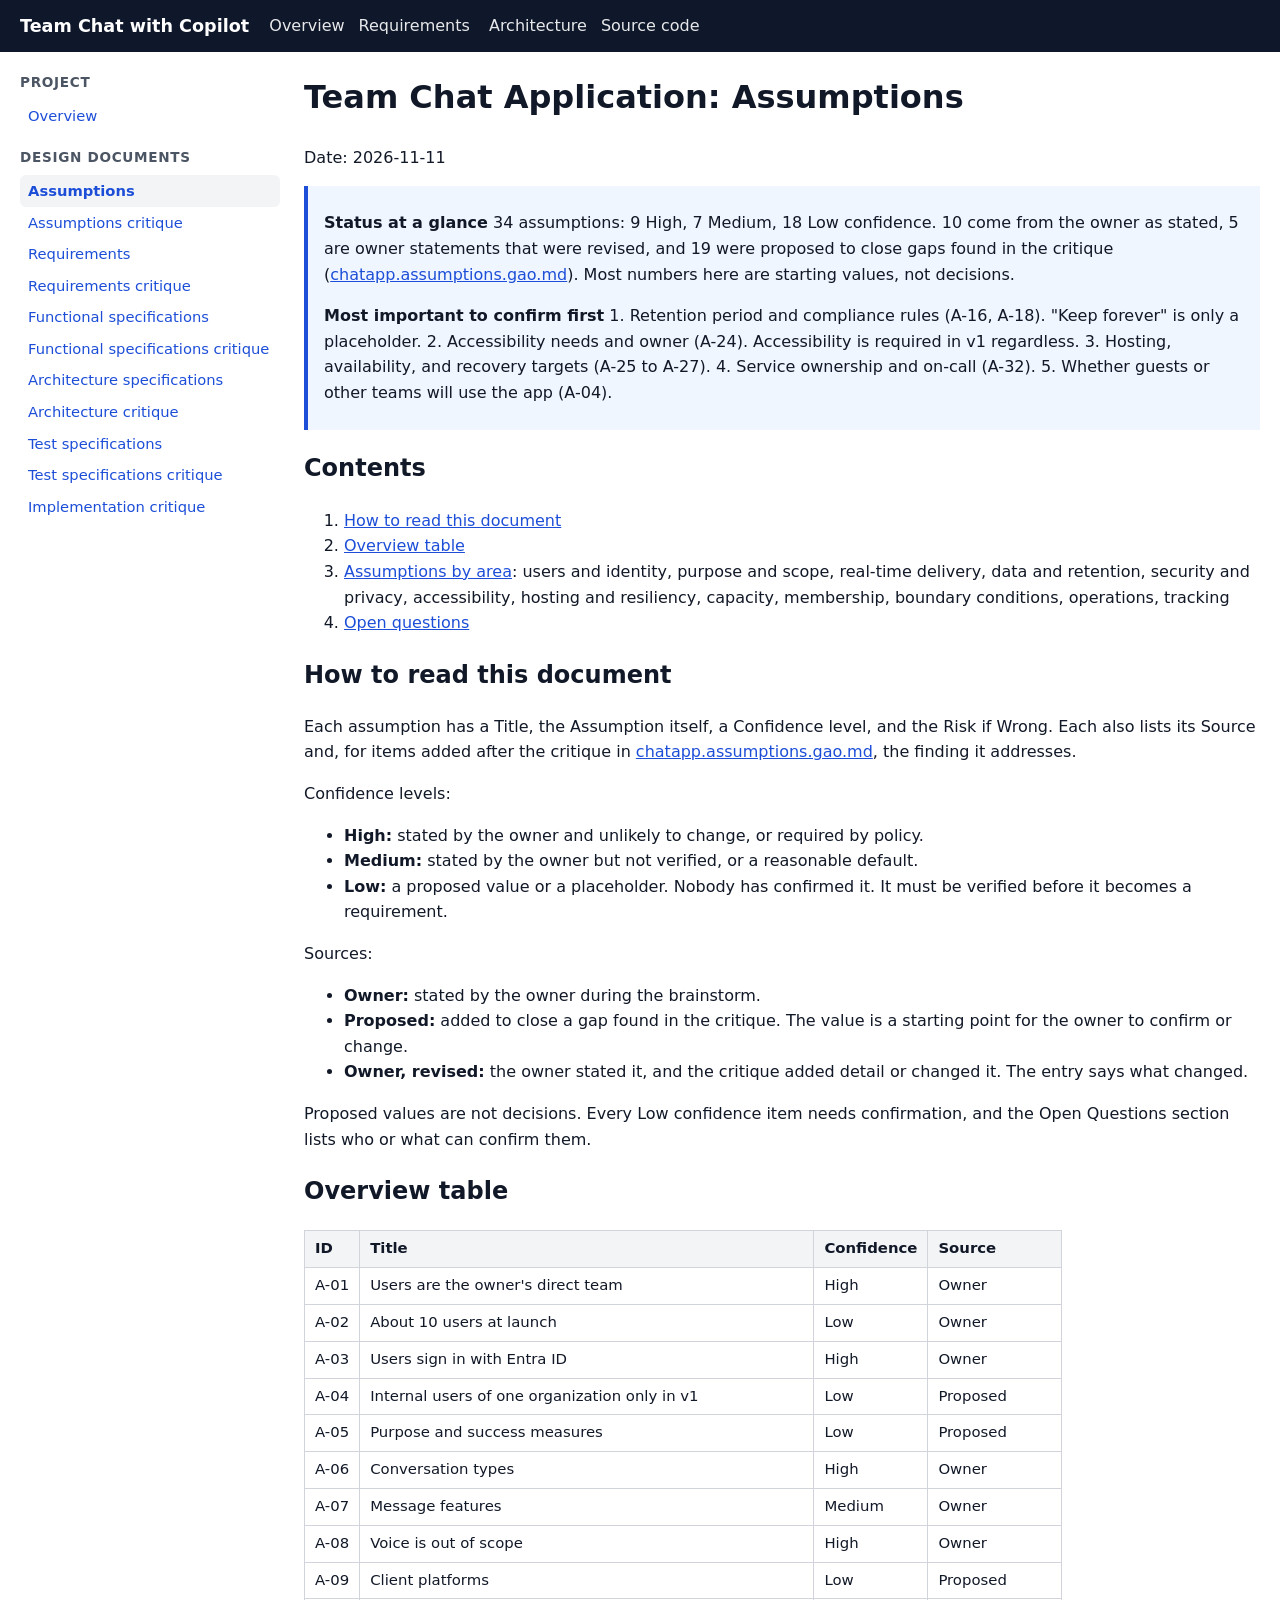
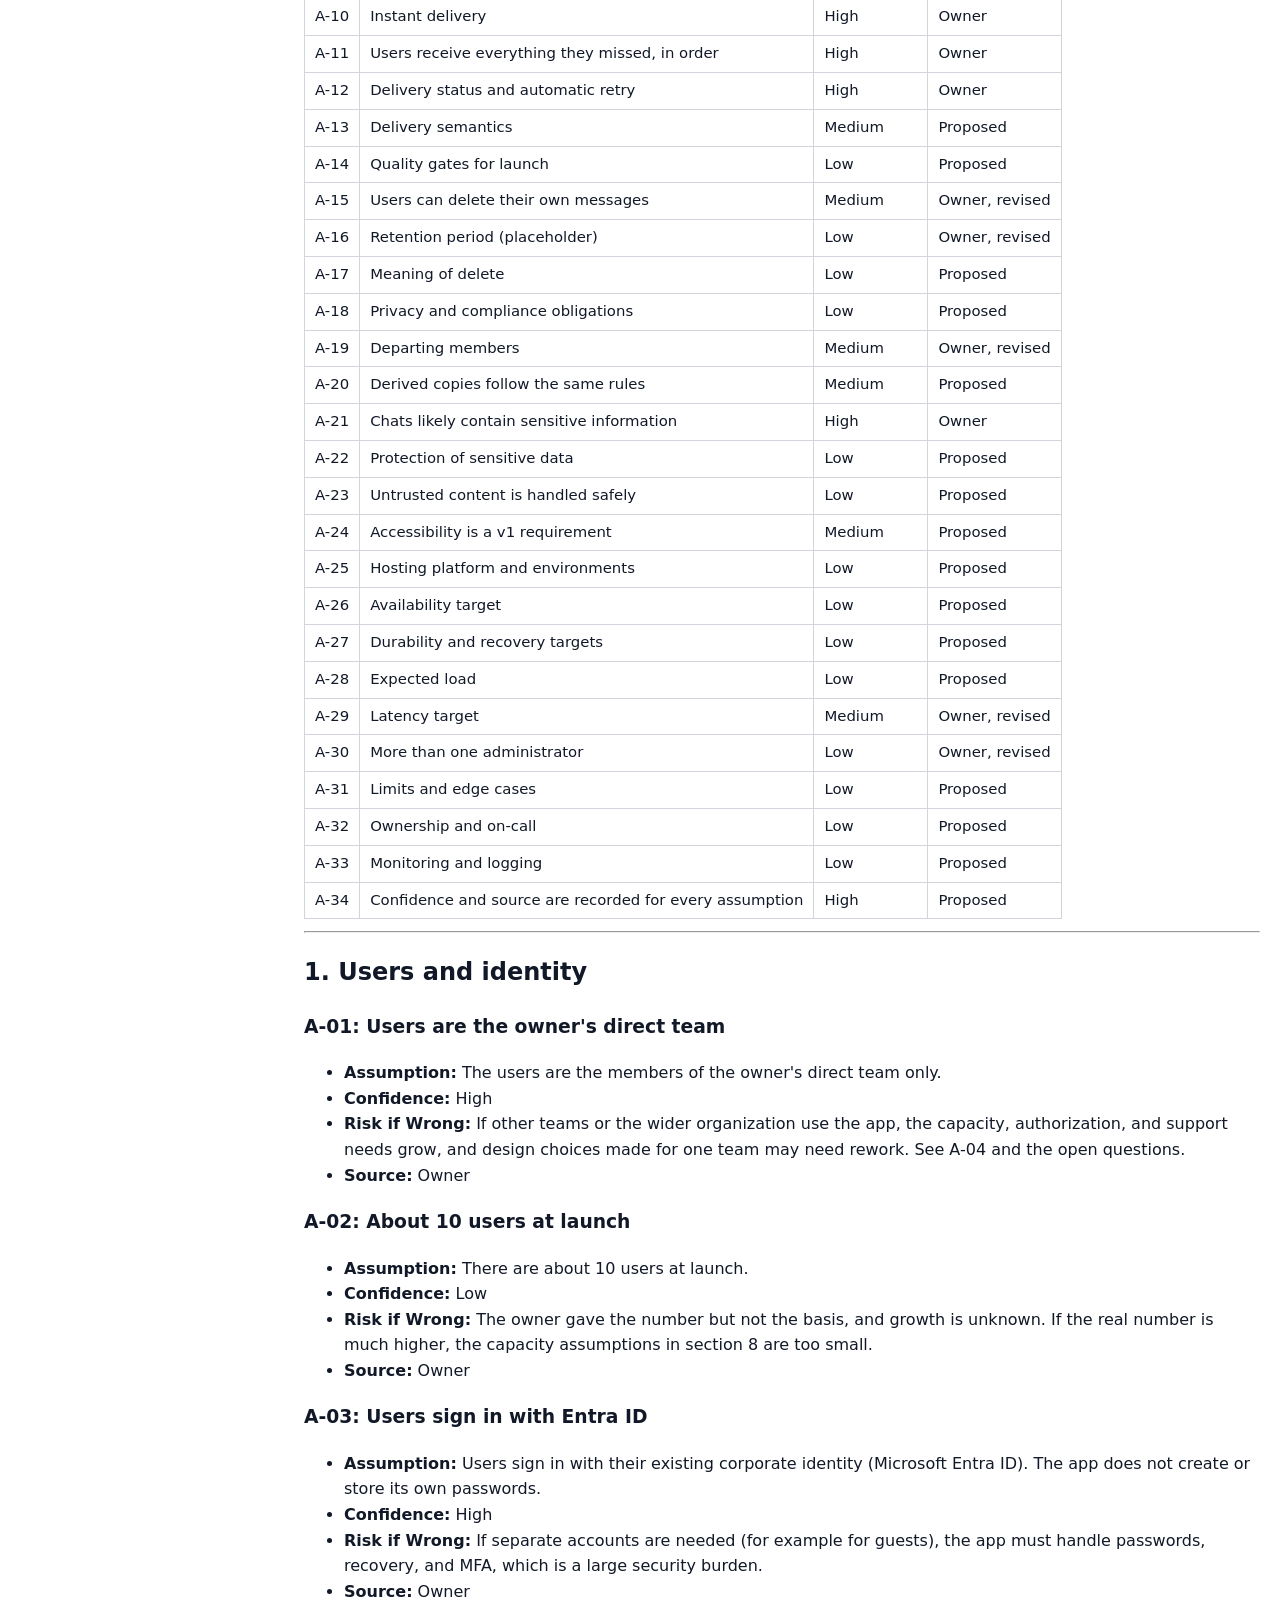
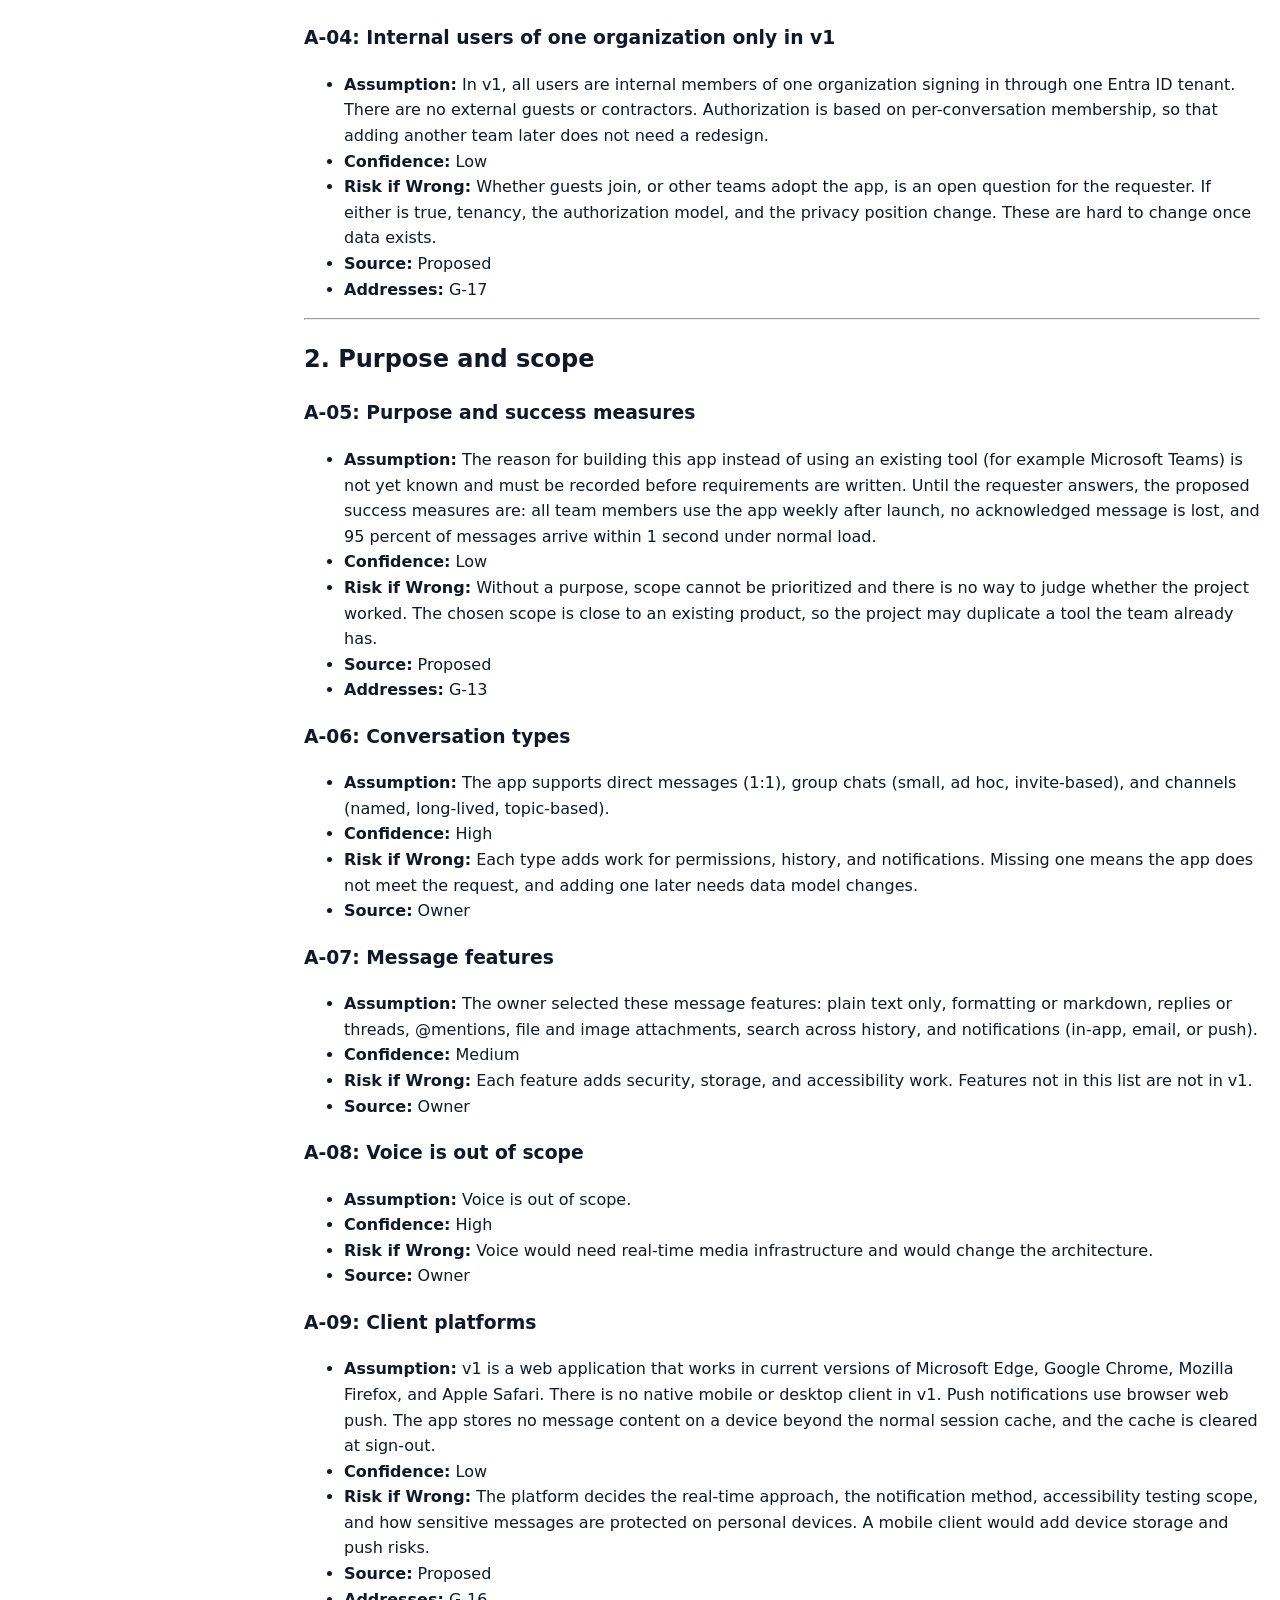
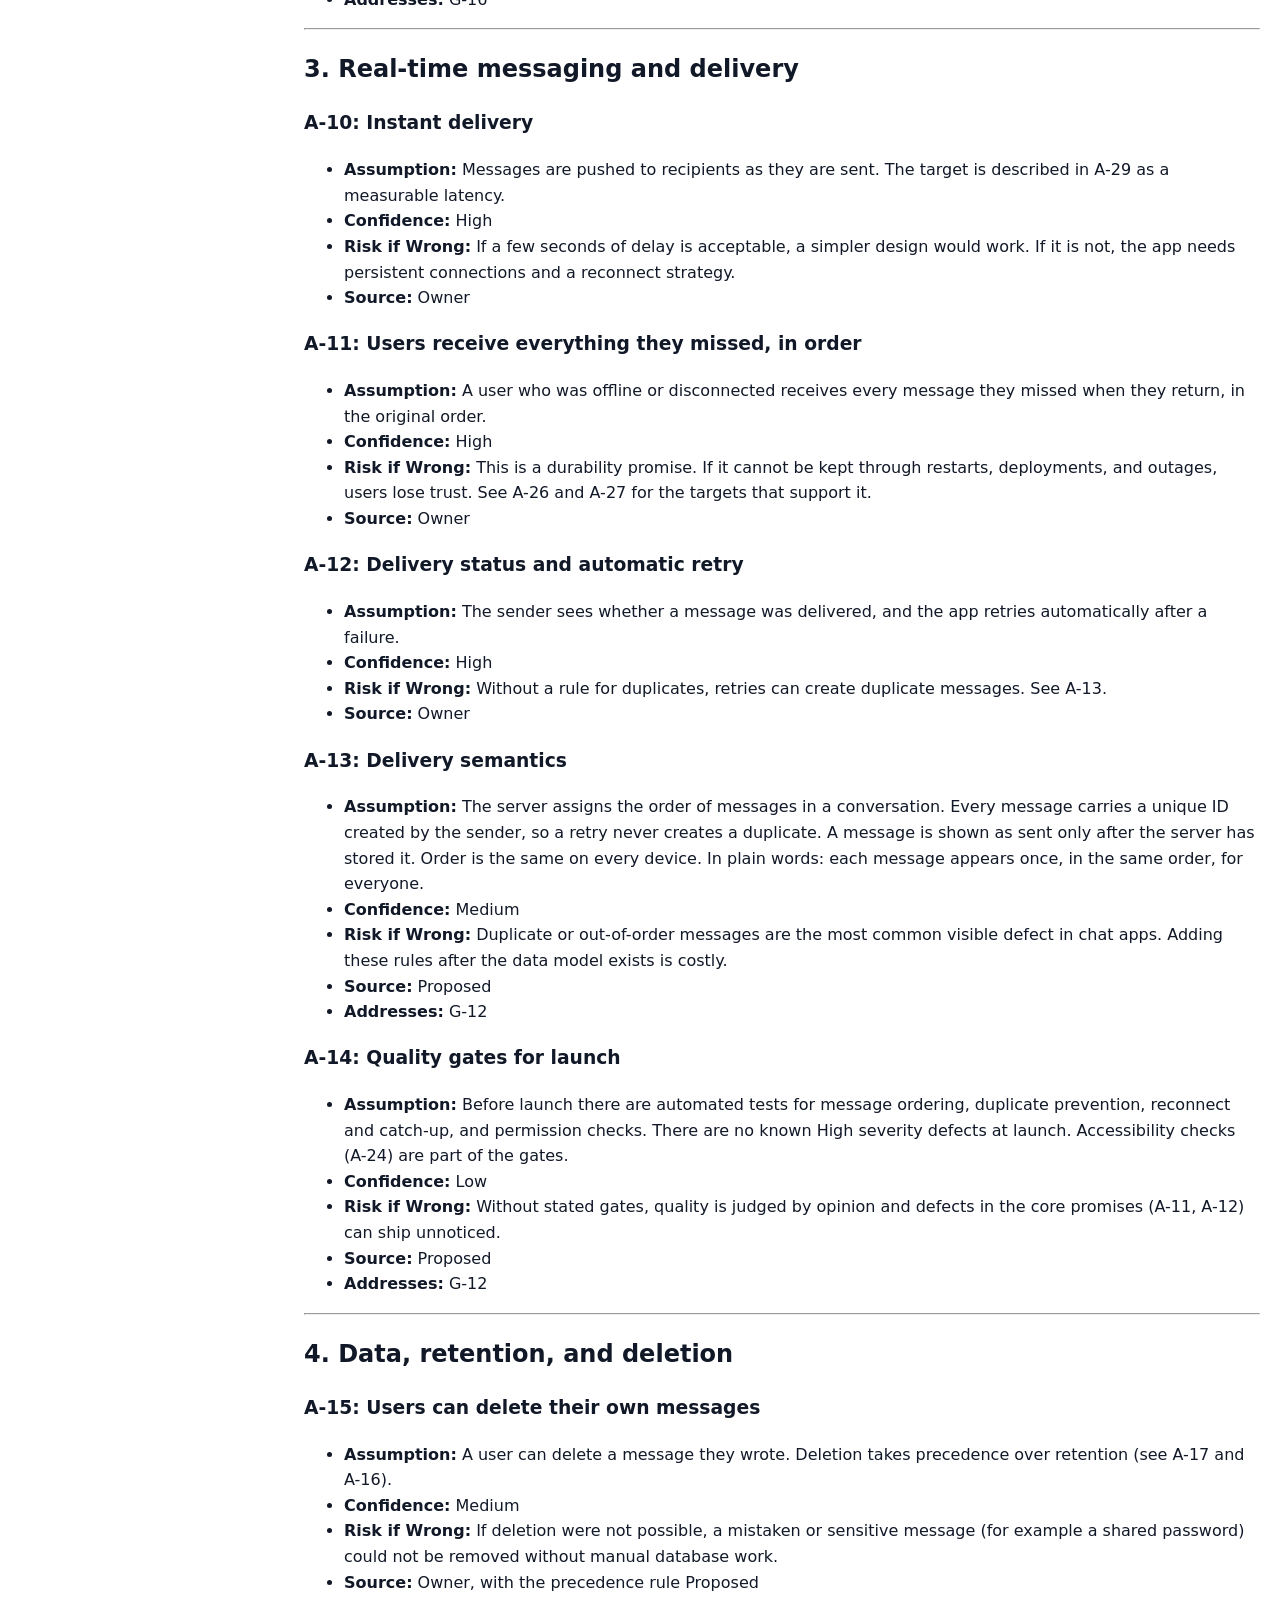
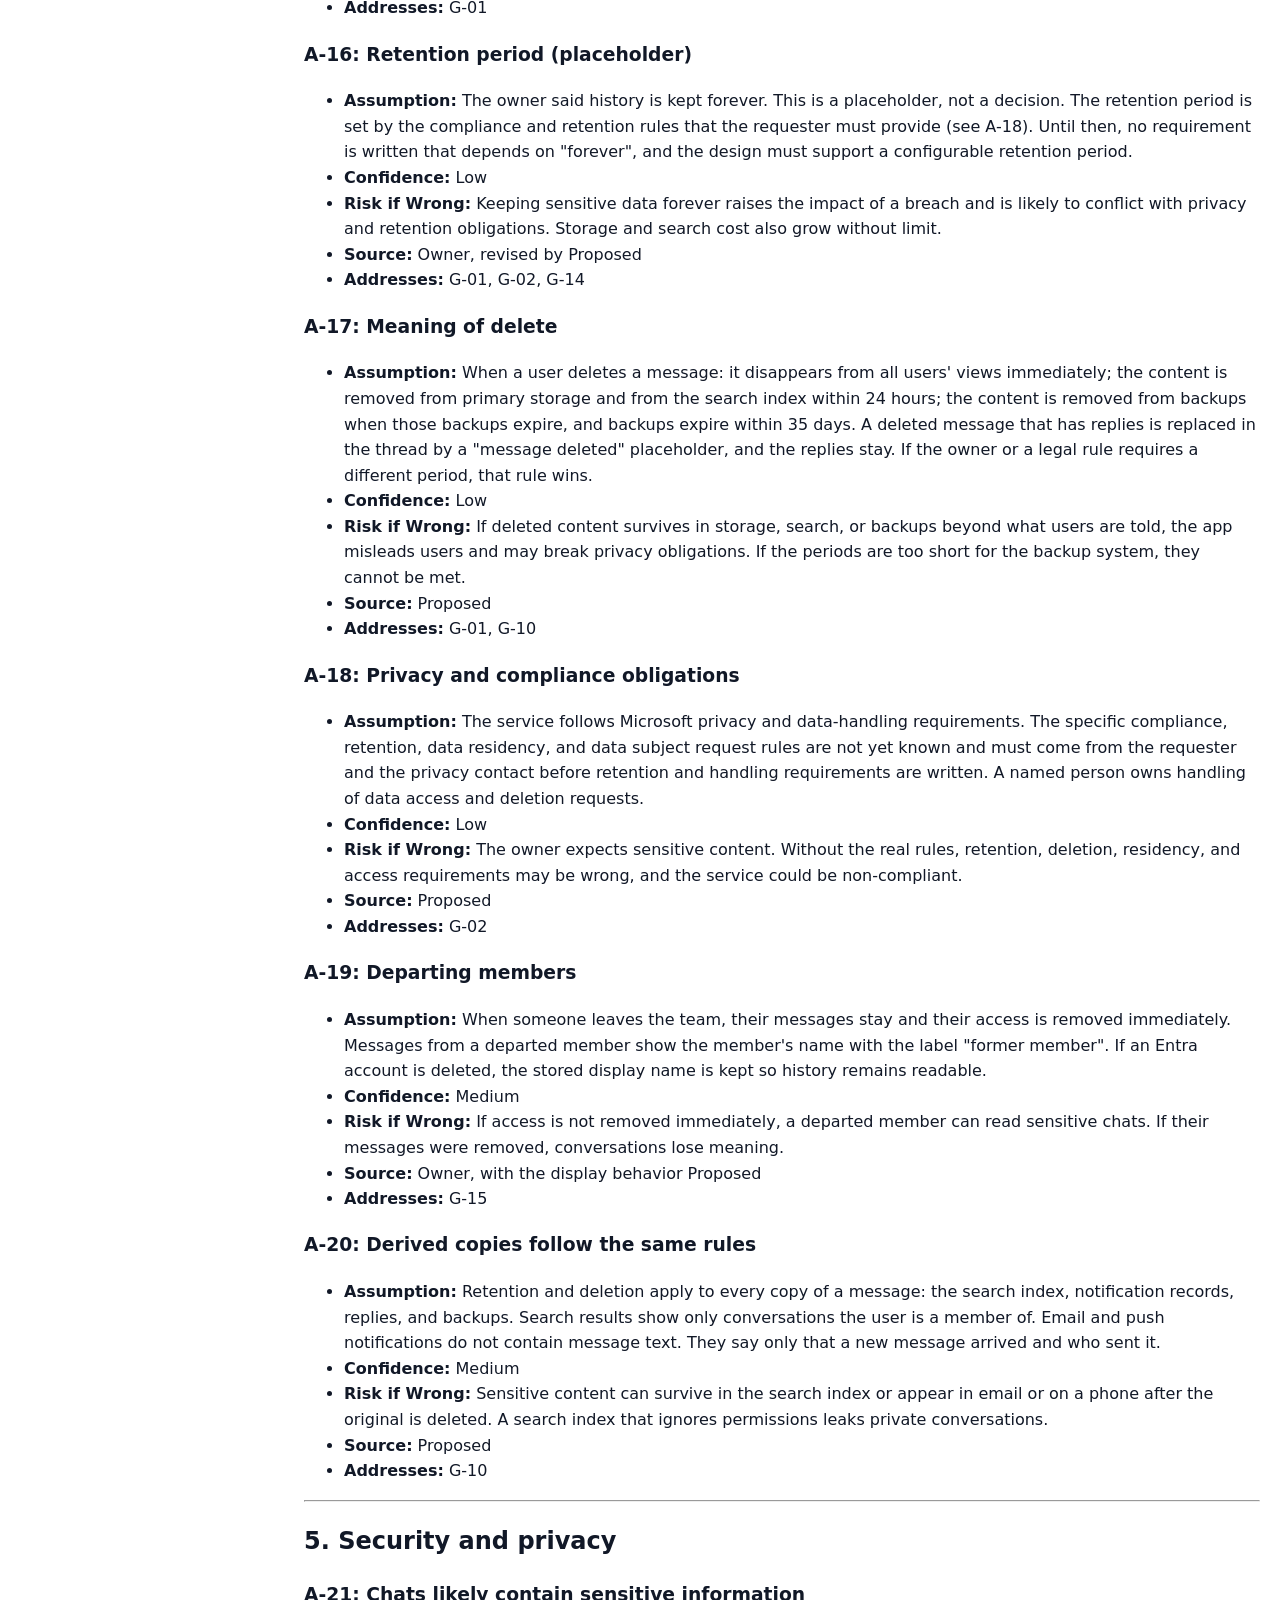
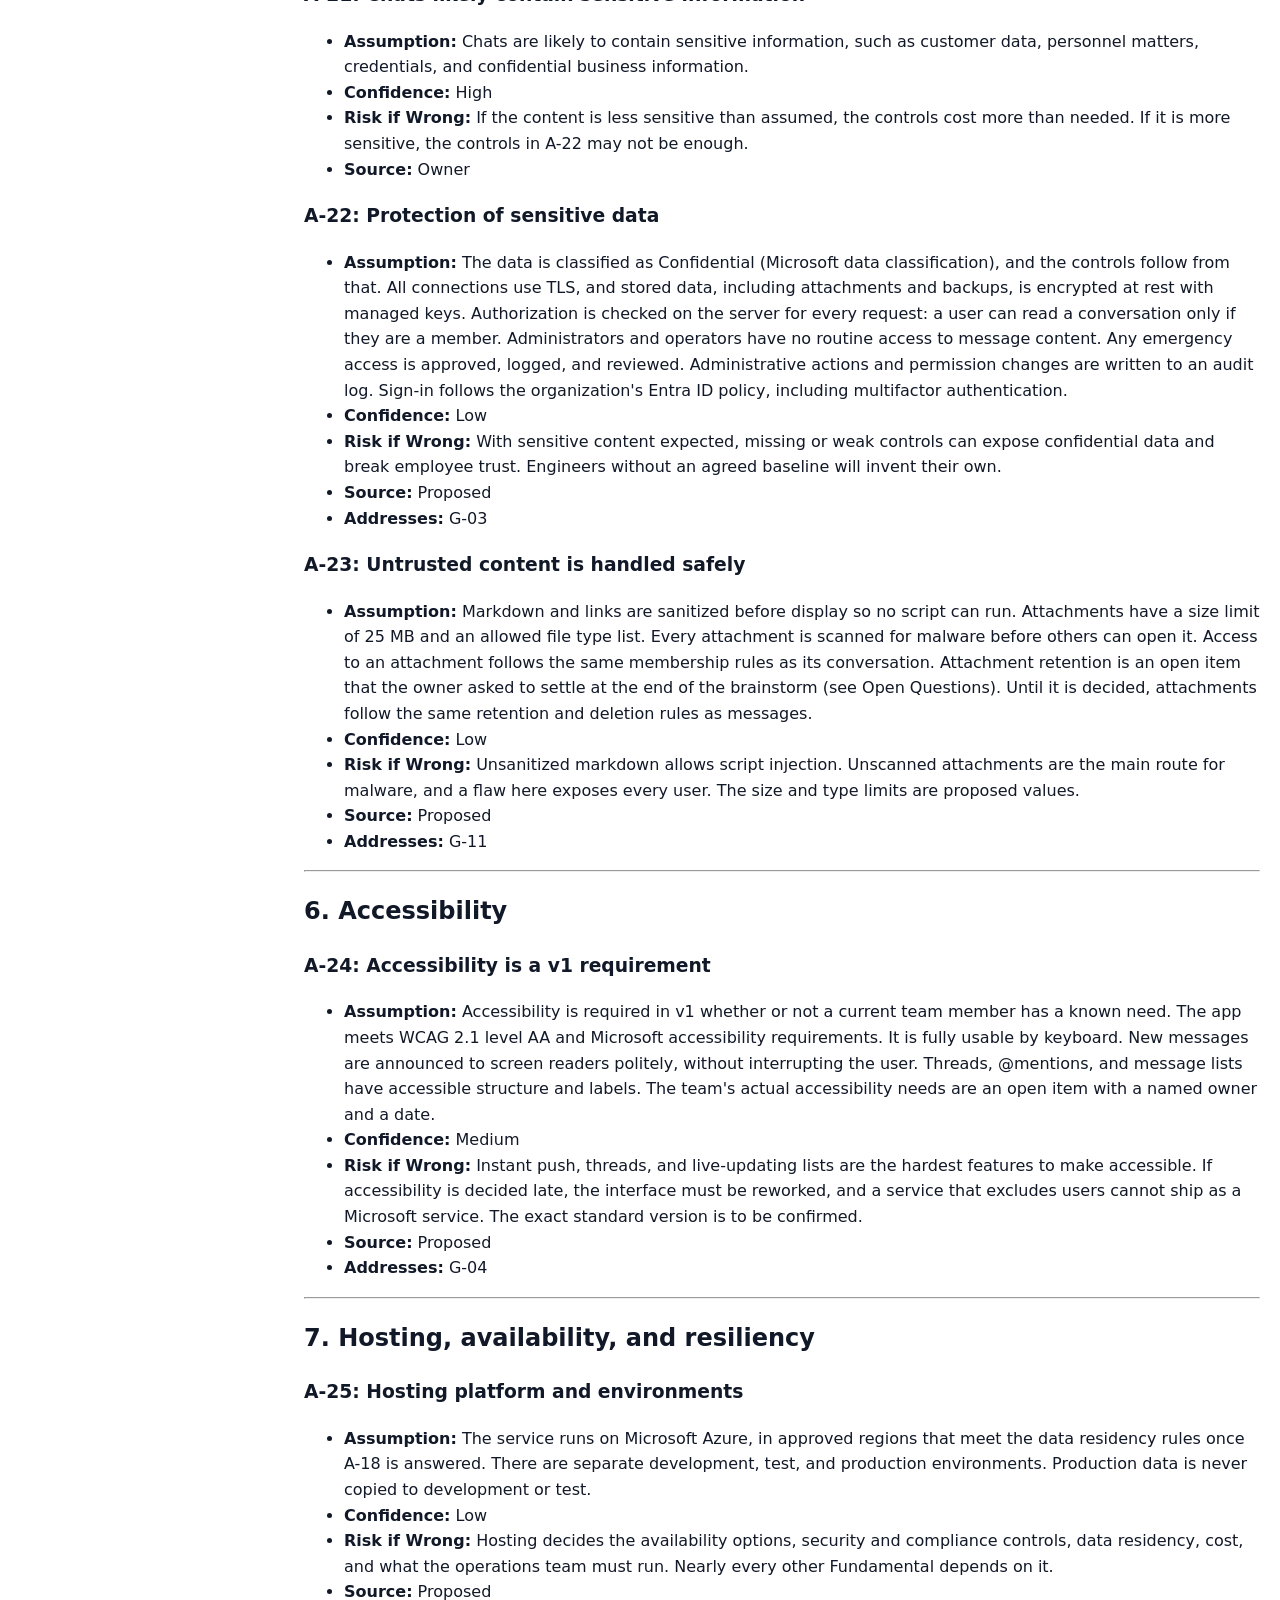
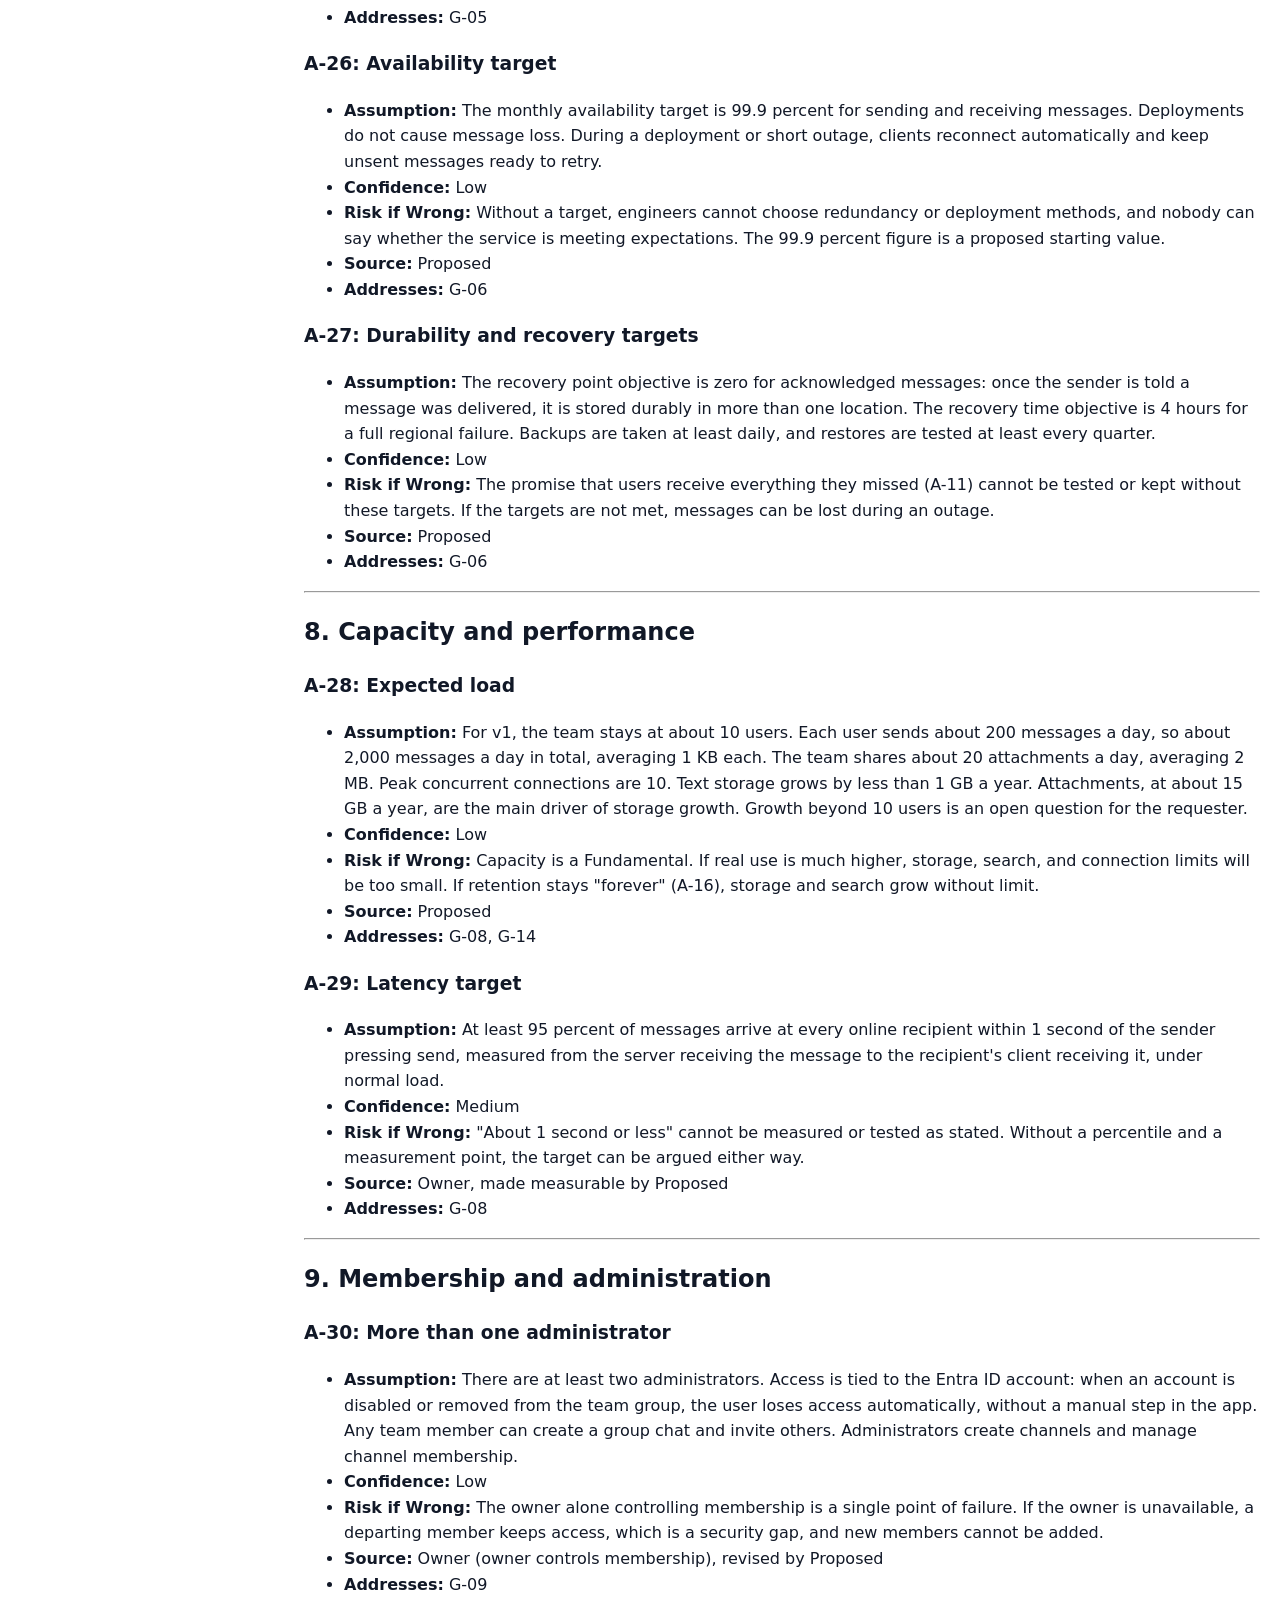
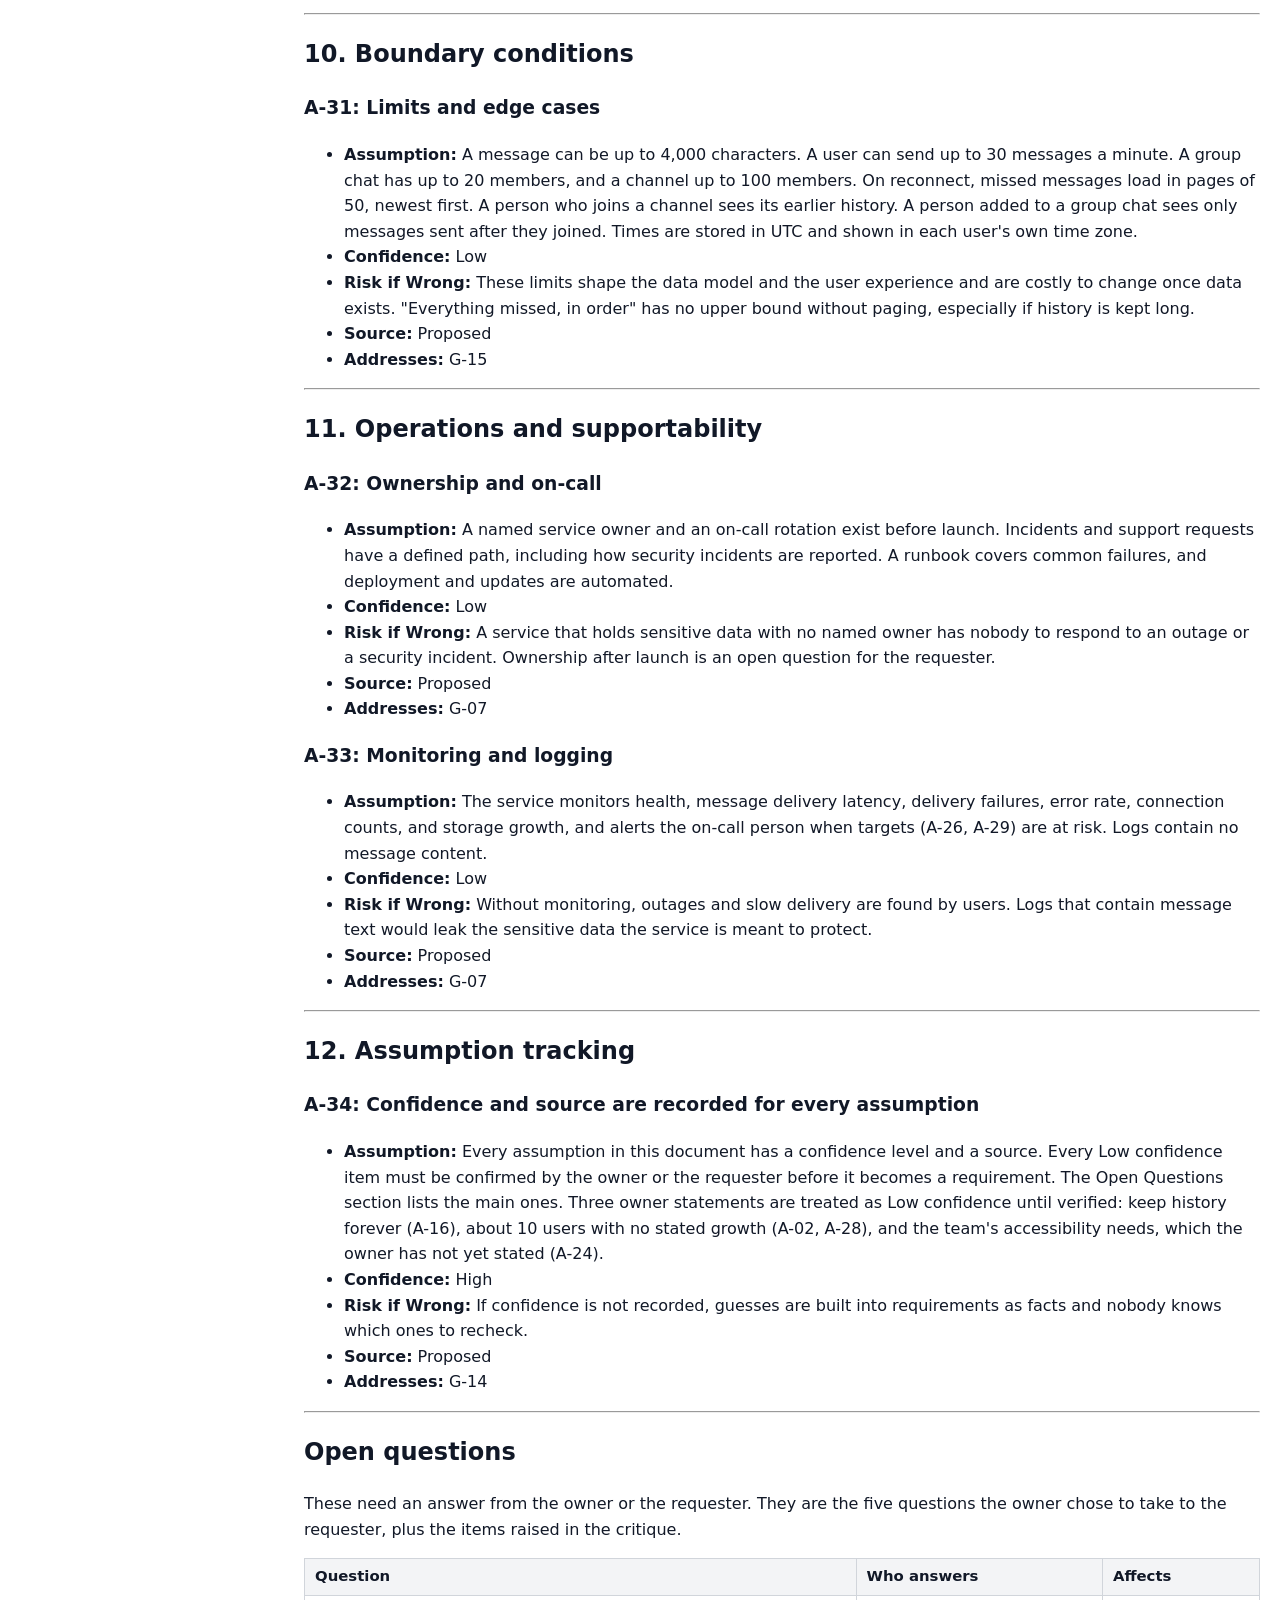
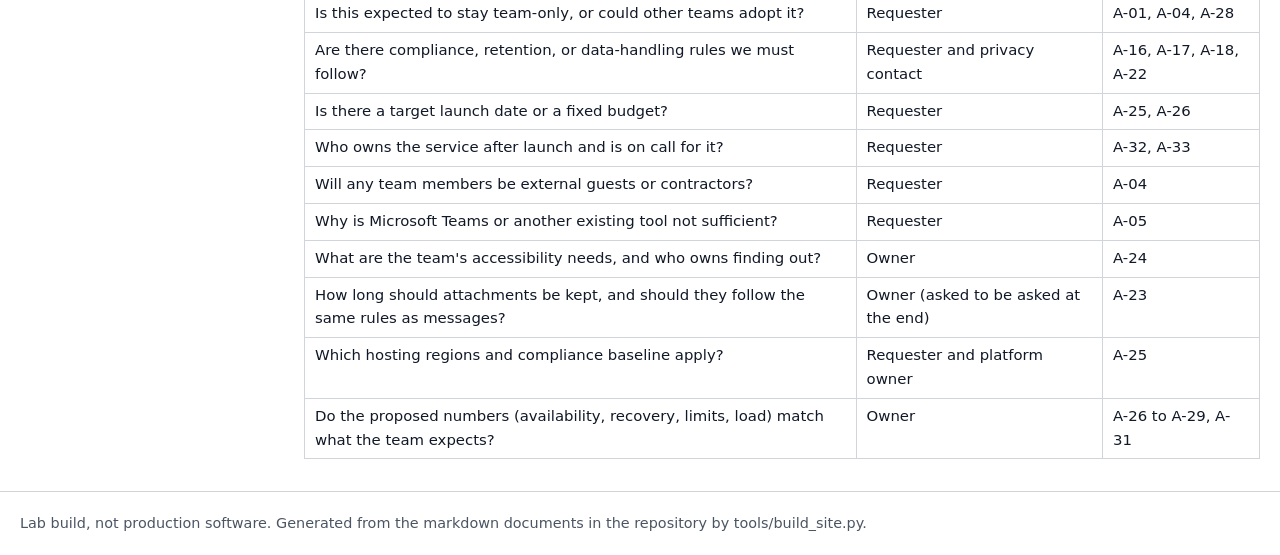
<file: docs/chatapp.assumptions.html>
<!doctype html>
<html lang="en"><head><meta charset="utf-8"><meta name="viewport" content="width=device-width,initial-scale=1">
<title>Assumptions - Team Chat with Copilot</title><style>
:root{--text:#111827;--muted:#4b5563;--accent:#1d4ed8;--border:#d1d5db;--panel:#f3f4f6}
*{box-sizing:border-box}body{margin:0;font:16px/1.6 system-ui,"Segoe UI",sans-serif;color:var(--text)}
a{color:var(--accent)}a:focus-visible,button:focus-visible{outline:3px solid #f59e0b;outline-offset:2px}
.skip{position:absolute;left:-999px}.skip:focus{left:8px;top:8px;background:#000;color:#fff;padding:6px 10px}
header.site{background:#0f172a;color:#fff;padding:12px 20px;display:flex;gap:20px;align-items:center;flex-wrap:wrap}
header.site a{color:#fff;text-decoration:none}header.site .brand{font-weight:700;font-size:1.1rem}
header.site nav a{margin-right:14px;opacity:.9}header.site nav a:hover{text-decoration:underline}
.layout{display:grid;grid-template-columns:260px 1fr;gap:24px;max-width:1280px;margin:0 auto;padding:20px}
aside.side{font-size:.92rem;position:sticky;top:12px;align-self:start}
aside.side h2{font-size:.85rem;text-transform:uppercase;letter-spacing:.05em;color:var(--muted);margin:0 0 6px}
aside.side ul{list-style:none;margin:0 0 16px;padding:0}aside.side li a{display:block;padding:4px 8px;border-radius:6px;text-decoration:none}
aside.side li a[aria-current=page]{background:var(--panel);font-weight:700}
main{min-width:0}main h1{margin-top:0}
main table{border-collapse:collapse;display:block;overflow-x:auto;margin:12px 0}
main th,main td{border:1px solid var(--border);padding:6px 10px;vertical-align:top;font-size:.93rem}
main th{background:var(--panel);text-align:left}
main blockquote{margin:12px 0;padding:8px 16px;border-left:4px solid var(--accent);background:#eff6ff}
main code{background:var(--panel);padding:1px 5px;border-radius:4px;font-size:.9em}
main pre{background:#0f172a;color:#e5e7eb;padding:12px;border-radius:8px;overflow:auto}
main pre code{background:none;color:inherit;padding:0}
pre.mermaid{background:#fff;color:var(--text);border:1px solid var(--border);text-align:center}
.hero{background:linear-gradient(135deg,#0f172a,#1e3a8a);color:#fff;border-radius:14px;padding:32px;margin-bottom:24px}
.hero h1{color:#fff;font-size:2rem;margin:0 0 8px}.hero p{max-width:60ch;color:#dbeafe}
.hero a.btn{display:inline-block;background:#fff;color:#0f172a;padding:8px 16px;border-radius:8px;text-decoration:none;font-weight:600;margin:6px 8px 0 0}
.cards{display:grid;grid-template-columns:repeat(auto-fit,minmax(240px,1fr));gap:14px;margin:16px 0}
.card{border:1px solid var(--border);border-radius:10px;padding:14px 16px}.card h3{margin:0 0 6px;font-size:1.02rem}
.card p{margin:0;color:var(--muted);font-size:.93rem}
footer{max-width:1280px;margin:0 auto;padding:20px;color:var(--muted);font-size:.9rem;border-top:1px solid var(--border)}
@media(max-width:860px){.layout{grid-template-columns:1fr}aside.side{position:static}}
</style></head>
<body><a class="skip" href="#content">Skip to content</a>
<header class="site"><a class="brand" href="index.html">Team Chat with Copilot</a>
<nav aria-label="Main"><a href="index.html">Overview</a><a href="chatapp.requirements.html">Requirements</a>
<a href="chatapp.archspecs.html">Architecture</a><a href="https://github.com/RaghunathLaxmiPathi/team-chat-copilot">Source code</a></nav></header>
<div class="layout"><aside class="side" aria-label="Documents"><h2>Project</h2><ul><li><a href="index.html">Overview</a></li></ul><h2>Design documents</h2><ul><li><a href="chatapp.assumptions.html" aria-current="page">Assumptions</a></li><li><a href="chatapp.assumptions.gao.html">Assumptions critique</a></li><li><a href="chatapp.requirements.html">Requirements</a></li><li><a href="chatapp.requirements.gao.html">Requirements critique</a></li><li><a href="chatapp.funcspecs.html">Functional specifications</a></li><li><a href="chatapp.funcspecs.gao.html">Functional specifications critique</a></li><li><a href="chatapp.archspecs.html">Architecture specifications</a></li><li><a href="chatapp.archspecs.gao.html">Architecture critique</a></li><li><a href="chatapp.testspecs.html">Test specifications</a></li><li><a href="chatapp.testspecs.gao.html">Test specifications critique</a></li><li><a href="chatapp.implementation.gao.html">Implementation critique</a></li></ul></aside><main id="content"><h1 id="team-chat-application-assumptions">Team Chat Application: Assumptions</h1>
<p>Date: 2026-11-11</p>
<blockquote>
<p><strong>Status at a glance</strong>
34 assumptions: 9 High, 7 Medium, 18 Low confidence. 10 come from the owner as stated, 5 are owner statements that were revised, and 19 were proposed to close gaps found in the critique (<a href="chatapp.assumptions.gao.html">chatapp.assumptions.gao.md</a>). Most numbers here are starting values, not decisions.</p>
<p><strong>Most important to confirm first</strong>
1. Retention period and compliance rules (A-16, A-18). "Keep forever" is only a placeholder.
2. Accessibility needs and owner (A-24). Accessibility is required in v1 regardless.
3. Hosting, availability, and recovery targets (A-25 to A-27).
4. Service ownership and on-call (A-32).
5. Whether guests or other teams will use the app (A-04).</p>
</blockquote>
<h2 id="contents">Contents</h2>
<ol>
<li><a href="#how-to-read-this-document">How to read this document</a></li>
<li><a href="#overview-table">Overview table</a></li>
<li><a href="#1-users-and-identity">Assumptions by area</a>: users and identity, purpose and scope, real-time delivery, data and retention, security and privacy, accessibility, hosting and resiliency, capacity, membership, boundary conditions, operations, tracking</li>
<li><a href="#open-questions">Open questions</a></li>
</ol>
<h2 id="how-to-read-this-document">How to read this document</h2>
<p>Each assumption has a Title, the Assumption itself, a Confidence level, and the Risk if Wrong. Each also lists its Source and, for items added after the critique in <a href="chatapp.assumptions.gao.html">chatapp.assumptions.gao.md</a>, the finding it addresses.</p>
<p>Confidence levels:</p>
<ul>
<li><strong>High:</strong> stated by the owner and unlikely to change, or required by policy.</li>
<li><strong>Medium:</strong> stated by the owner but not verified, or a reasonable default.</li>
<li><strong>Low:</strong> a proposed value or a placeholder. Nobody has confirmed it. It must be verified before it becomes a requirement.</li>
</ul>
<p>Sources:</p>
<ul>
<li><strong>Owner:</strong> stated by the owner during the brainstorm.</li>
<li><strong>Proposed:</strong> added to close a gap found in the critique. The value is a starting point for the owner to confirm or change.</li>
<li><strong>Owner, revised:</strong> the owner stated it, and the critique added detail or changed it. The entry says what changed.</li>
</ul>
<p>Proposed values are not decisions. Every Low confidence item needs confirmation, and the Open Questions section lists who or what can confirm them.</p>
<h2 id="overview-table">Overview table</h2>
<table>
<thead>
<tr>
<th>ID</th>
<th>Title</th>
<th>Confidence</th>
<th>Source</th>
</tr>
</thead>
<tbody>
<tr>
<td>A-01</td>
<td>Users are the owner's direct team</td>
<td>High</td>
<td>Owner</td>
</tr>
<tr>
<td>A-02</td>
<td>About 10 users at launch</td>
<td>Low</td>
<td>Owner</td>
</tr>
<tr>
<td>A-03</td>
<td>Users sign in with Entra ID</td>
<td>High</td>
<td>Owner</td>
</tr>
<tr>
<td>A-04</td>
<td>Internal users of one organization only in v1</td>
<td>Low</td>
<td>Proposed</td>
</tr>
<tr>
<td>A-05</td>
<td>Purpose and success measures</td>
<td>Low</td>
<td>Proposed</td>
</tr>
<tr>
<td>A-06</td>
<td>Conversation types</td>
<td>High</td>
<td>Owner</td>
</tr>
<tr>
<td>A-07</td>
<td>Message features</td>
<td>Medium</td>
<td>Owner</td>
</tr>
<tr>
<td>A-08</td>
<td>Voice is out of scope</td>
<td>High</td>
<td>Owner</td>
</tr>
<tr>
<td>A-09</td>
<td>Client platforms</td>
<td>Low</td>
<td>Proposed</td>
</tr>
<tr>
<td>A-10</td>
<td>Instant delivery</td>
<td>High</td>
<td>Owner</td>
</tr>
<tr>
<td>A-11</td>
<td>Users receive everything they missed, in order</td>
<td>High</td>
<td>Owner</td>
</tr>
<tr>
<td>A-12</td>
<td>Delivery status and automatic retry</td>
<td>High</td>
<td>Owner</td>
</tr>
<tr>
<td>A-13</td>
<td>Delivery semantics</td>
<td>Medium</td>
<td>Proposed</td>
</tr>
<tr>
<td>A-14</td>
<td>Quality gates for launch</td>
<td>Low</td>
<td>Proposed</td>
</tr>
<tr>
<td>A-15</td>
<td>Users can delete their own messages</td>
<td>Medium</td>
<td>Owner, revised</td>
</tr>
<tr>
<td>A-16</td>
<td>Retention period (placeholder)</td>
<td>Low</td>
<td>Owner, revised</td>
</tr>
<tr>
<td>A-17</td>
<td>Meaning of delete</td>
<td>Low</td>
<td>Proposed</td>
</tr>
<tr>
<td>A-18</td>
<td>Privacy and compliance obligations</td>
<td>Low</td>
<td>Proposed</td>
</tr>
<tr>
<td>A-19</td>
<td>Departing members</td>
<td>Medium</td>
<td>Owner, revised</td>
</tr>
<tr>
<td>A-20</td>
<td>Derived copies follow the same rules</td>
<td>Medium</td>
<td>Proposed</td>
</tr>
<tr>
<td>A-21</td>
<td>Chats likely contain sensitive information</td>
<td>High</td>
<td>Owner</td>
</tr>
<tr>
<td>A-22</td>
<td>Protection of sensitive data</td>
<td>Low</td>
<td>Proposed</td>
</tr>
<tr>
<td>A-23</td>
<td>Untrusted content is handled safely</td>
<td>Low</td>
<td>Proposed</td>
</tr>
<tr>
<td>A-24</td>
<td>Accessibility is a v1 requirement</td>
<td>Medium</td>
<td>Proposed</td>
</tr>
<tr>
<td>A-25</td>
<td>Hosting platform and environments</td>
<td>Low</td>
<td>Proposed</td>
</tr>
<tr>
<td>A-26</td>
<td>Availability target</td>
<td>Low</td>
<td>Proposed</td>
</tr>
<tr>
<td>A-27</td>
<td>Durability and recovery targets</td>
<td>Low</td>
<td>Proposed</td>
</tr>
<tr>
<td>A-28</td>
<td>Expected load</td>
<td>Low</td>
<td>Proposed</td>
</tr>
<tr>
<td>A-29</td>
<td>Latency target</td>
<td>Medium</td>
<td>Owner, revised</td>
</tr>
<tr>
<td>A-30</td>
<td>More than one administrator</td>
<td>Low</td>
<td>Owner, revised</td>
</tr>
<tr>
<td>A-31</td>
<td>Limits and edge cases</td>
<td>Low</td>
<td>Proposed</td>
</tr>
<tr>
<td>A-32</td>
<td>Ownership and on-call</td>
<td>Low</td>
<td>Proposed</td>
</tr>
<tr>
<td>A-33</td>
<td>Monitoring and logging</td>
<td>Low</td>
<td>Proposed</td>
</tr>
<tr>
<td>A-34</td>
<td>Confidence and source are recorded for every assumption</td>
<td>High</td>
<td>Proposed</td>
</tr>
</tbody>
</table>
<hr />
<h2 id="1-users-and-identity">1. Users and identity</h2>
<h3 id="a-01-users-are-the-owners-direct-team">A-01: Users are the owner's direct team</h3>
<ul>
<li><strong>Assumption:</strong> The users are the members of the owner's direct team only.</li>
<li><strong>Confidence:</strong> High</li>
<li><strong>Risk if Wrong:</strong> If other teams or the wider organization use the app, the capacity, authorization, and support needs grow, and design choices made for one team may need rework. See A-04 and the open questions.</li>
<li><strong>Source:</strong> Owner</li>
</ul>
<h3 id="a-02-about-10-users-at-launch">A-02: About 10 users at launch</h3>
<ul>
<li><strong>Assumption:</strong> There are about 10 users at launch.</li>
<li><strong>Confidence:</strong> Low</li>
<li><strong>Risk if Wrong:</strong> The owner gave the number but not the basis, and growth is unknown. If the real number is much higher, the capacity assumptions in section 8 are too small.</li>
<li><strong>Source:</strong> Owner</li>
</ul>
<h3 id="a-03-users-sign-in-with-entra-id">A-03: Users sign in with Entra ID</h3>
<ul>
<li><strong>Assumption:</strong> Users sign in with their existing corporate identity (Microsoft Entra ID). The app does not create or store its own passwords.</li>
<li><strong>Confidence:</strong> High</li>
<li><strong>Risk if Wrong:</strong> If separate accounts are needed (for example for guests), the app must handle passwords, recovery, and MFA, which is a large security burden.</li>
<li><strong>Source:</strong> Owner</li>
</ul>
<h3 id="a-04-internal-users-of-one-organization-only-in-v1">A-04: Internal users of one organization only in v1</h3>
<ul>
<li><strong>Assumption:</strong> In v1, all users are internal members of one organization signing in through one Entra ID tenant. There are no external guests or contractors. Authorization is based on per-conversation membership, so that adding another team later does not need a redesign.</li>
<li><strong>Confidence:</strong> Low</li>
<li><strong>Risk if Wrong:</strong> Whether guests join, or other teams adopt the app, is an open question for the requester. If either is true, tenancy, the authorization model, and the privacy position change. These are hard to change once data exists.</li>
<li><strong>Source:</strong> Proposed</li>
<li><strong>Addresses:</strong> G-17</li>
</ul>
<hr />
<h2 id="2-purpose-and-scope">2. Purpose and scope</h2>
<h3 id="a-05-purpose-and-success-measures">A-05: Purpose and success measures</h3>
<ul>
<li><strong>Assumption:</strong> The reason for building this app instead of using an existing tool (for example Microsoft Teams) is not yet known and must be recorded before requirements are written. Until the requester answers, the proposed success measures are: all team members use the app weekly after launch, no acknowledged message is lost, and 95 percent of messages arrive within 1 second under normal load.</li>
<li><strong>Confidence:</strong> Low</li>
<li><strong>Risk if Wrong:</strong> Without a purpose, scope cannot be prioritized and there is no way to judge whether the project worked. The chosen scope is close to an existing product, so the project may duplicate a tool the team already has.</li>
<li><strong>Source:</strong> Proposed</li>
<li><strong>Addresses:</strong> G-13</li>
</ul>
<h3 id="a-06-conversation-types">A-06: Conversation types</h3>
<ul>
<li><strong>Assumption:</strong> The app supports direct messages (1:1), group chats (small, ad hoc, invite-based), and channels (named, long-lived, topic-based).</li>
<li><strong>Confidence:</strong> High</li>
<li><strong>Risk if Wrong:</strong> Each type adds work for permissions, history, and notifications. Missing one means the app does not meet the request, and adding one later needs data model changes.</li>
<li><strong>Source:</strong> Owner</li>
</ul>
<h3 id="a-07-message-features">A-07: Message features</h3>
<ul>
<li><strong>Assumption:</strong> The owner selected these message features: plain text only, formatting or markdown, replies or threads, @mentions, file and image attachments, search across history, and notifications (in-app, email, or push).</li>
<li><strong>Confidence:</strong> Medium</li>
<li><strong>Risk if Wrong:</strong> Each feature adds security, storage, and accessibility work. Features not in this list are not in v1.</li>
<li><strong>Source:</strong> Owner</li>
</ul>
<h3 id="a-08-voice-is-out-of-scope">A-08: Voice is out of scope</h3>
<ul>
<li><strong>Assumption:</strong> Voice is out of scope.</li>
<li><strong>Confidence:</strong> High</li>
<li><strong>Risk if Wrong:</strong> Voice would need real-time media infrastructure and would change the architecture.</li>
<li><strong>Source:</strong> Owner</li>
</ul>
<h3 id="a-09-client-platforms">A-09: Client platforms</h3>
<ul>
<li><strong>Assumption:</strong> v1 is a web application that works in current versions of Microsoft Edge, Google Chrome, Mozilla Firefox, and Apple Safari. There is no native mobile or desktop client in v1. Push notifications use browser web push. The app stores no message content on a device beyond the normal session cache, and the cache is cleared at sign-out.</li>
<li><strong>Confidence:</strong> Low</li>
<li><strong>Risk if Wrong:</strong> The platform decides the real-time approach, the notification method, accessibility testing scope, and how sensitive messages are protected on personal devices. A mobile client would add device storage and push risks.</li>
<li><strong>Source:</strong> Proposed</li>
<li><strong>Addresses:</strong> G-16</li>
</ul>
<hr />
<h2 id="3-real-time-messaging-and-delivery">3. Real-time messaging and delivery</h2>
<h3 id="a-10-instant-delivery">A-10: Instant delivery</h3>
<ul>
<li><strong>Assumption:</strong> Messages are pushed to recipients as they are sent. The target is described in A-29 as a measurable latency.</li>
<li><strong>Confidence:</strong> High</li>
<li><strong>Risk if Wrong:</strong> If a few seconds of delay is acceptable, a simpler design would work. If it is not, the app needs persistent connections and a reconnect strategy.</li>
<li><strong>Source:</strong> Owner</li>
</ul>
<h3 id="a-11-users-receive-everything-they-missed-in-order">A-11: Users receive everything they missed, in order</h3>
<ul>
<li><strong>Assumption:</strong> A user who was offline or disconnected receives every message they missed when they return, in the original order.</li>
<li><strong>Confidence:</strong> High</li>
<li><strong>Risk if Wrong:</strong> This is a durability promise. If it cannot be kept through restarts, deployments, and outages, users lose trust. See A-26 and A-27 for the targets that support it.</li>
<li><strong>Source:</strong> Owner</li>
</ul>
<h3 id="a-12-delivery-status-and-automatic-retry">A-12: Delivery status and automatic retry</h3>
<ul>
<li><strong>Assumption:</strong> The sender sees whether a message was delivered, and the app retries automatically after a failure.</li>
<li><strong>Confidence:</strong> High</li>
<li><strong>Risk if Wrong:</strong> Without a rule for duplicates, retries can create duplicate messages. See A-13.</li>
<li><strong>Source:</strong> Owner</li>
</ul>
<h3 id="a-13-delivery-semantics">A-13: Delivery semantics</h3>
<ul>
<li><strong>Assumption:</strong> The server assigns the order of messages in a conversation. Every message carries a unique ID created by the sender, so a retry never creates a duplicate. A message is shown as sent only after the server has stored it. Order is the same on every device. In plain words: each message appears once, in the same order, for everyone.</li>
<li><strong>Confidence:</strong> Medium</li>
<li><strong>Risk if Wrong:</strong> Duplicate or out-of-order messages are the most common visible defect in chat apps. Adding these rules after the data model exists is costly.</li>
<li><strong>Source:</strong> Proposed</li>
<li><strong>Addresses:</strong> G-12</li>
</ul>
<h3 id="a-14-quality-gates-for-launch">A-14: Quality gates for launch</h3>
<ul>
<li><strong>Assumption:</strong> Before launch there are automated tests for message ordering, duplicate prevention, reconnect and catch-up, and permission checks. There are no known High severity defects at launch. Accessibility checks (A-24) are part of the gates.</li>
<li><strong>Confidence:</strong> Low</li>
<li><strong>Risk if Wrong:</strong> Without stated gates, quality is judged by opinion and defects in the core promises (A-11, A-12) can ship unnoticed.</li>
<li><strong>Source:</strong> Proposed</li>
<li><strong>Addresses:</strong> G-12</li>
</ul>
<hr />
<h2 id="4-data-retention-and-deletion">4. Data, retention, and deletion</h2>
<h3 id="a-15-users-can-delete-their-own-messages">A-15: Users can delete their own messages</h3>
<ul>
<li><strong>Assumption:</strong> A user can delete a message they wrote. Deletion takes precedence over retention (see A-17 and A-16).</li>
<li><strong>Confidence:</strong> Medium</li>
<li><strong>Risk if Wrong:</strong> If deletion were not possible, a mistaken or sensitive message (for example a shared password) could not be removed without manual database work.</li>
<li><strong>Source:</strong> Owner, with the precedence rule Proposed</li>
<li><strong>Addresses:</strong> G-01</li>
</ul>
<h3 id="a-16-retention-period-placeholder">A-16: Retention period (placeholder)</h3>
<ul>
<li><strong>Assumption:</strong> The owner said history is kept forever. This is a placeholder, not a decision. The retention period is set by the compliance and retention rules that the requester must provide (see A-18). Until then, no requirement is written that depends on "forever", and the design must support a configurable retention period.</li>
<li><strong>Confidence:</strong> Low</li>
<li><strong>Risk if Wrong:</strong> Keeping sensitive data forever raises the impact of a breach and is likely to conflict with privacy and retention obligations. Storage and search cost also grow without limit.</li>
<li><strong>Source:</strong> Owner, revised by Proposed</li>
<li><strong>Addresses:</strong> G-01, G-02, G-14</li>
</ul>
<h3 id="a-17-meaning-of-delete">A-17: Meaning of delete</h3>
<ul>
<li><strong>Assumption:</strong> When a user deletes a message: it disappears from all users' views immediately; the content is removed from primary storage and from the search index within 24 hours; the content is removed from backups when those backups expire, and backups expire within 35 days. A deleted message that has replies is replaced in the thread by a "message deleted" placeholder, and the replies stay. If the owner or a legal rule requires a different period, that rule wins.</li>
<li><strong>Confidence:</strong> Low</li>
<li><strong>Risk if Wrong:</strong> If deleted content survives in storage, search, or backups beyond what users are told, the app misleads users and may break privacy obligations. If the periods are too short for the backup system, they cannot be met.</li>
<li><strong>Source:</strong> Proposed</li>
<li><strong>Addresses:</strong> G-01, G-10</li>
</ul>
<h3 id="a-18-privacy-and-compliance-obligations">A-18: Privacy and compliance obligations</h3>
<ul>
<li><strong>Assumption:</strong> The service follows Microsoft privacy and data-handling requirements. The specific compliance, retention, data residency, and data subject request rules are not yet known and must come from the requester and the privacy contact before retention and handling requirements are written. A named person owns handling of data access and deletion requests.</li>
<li><strong>Confidence:</strong> Low</li>
<li><strong>Risk if Wrong:</strong> The owner expects sensitive content. Without the real rules, retention, deletion, residency, and access requirements may be wrong, and the service could be non-compliant.</li>
<li><strong>Source:</strong> Proposed</li>
<li><strong>Addresses:</strong> G-02</li>
</ul>
<h3 id="a-19-departing-members">A-19: Departing members</h3>
<ul>
<li><strong>Assumption:</strong> When someone leaves the team, their messages stay and their access is removed immediately. Messages from a departed member show the member's name with the label "former member". If an Entra account is deleted, the stored display name is kept so history remains readable.</li>
<li><strong>Confidence:</strong> Medium</li>
<li><strong>Risk if Wrong:</strong> If access is not removed immediately, a departed member can read sensitive chats. If their messages were removed, conversations lose meaning.</li>
<li><strong>Source:</strong> Owner, with the display behavior Proposed</li>
<li><strong>Addresses:</strong> G-15</li>
</ul>
<h3 id="a-20-derived-copies-follow-the-same-rules">A-20: Derived copies follow the same rules</h3>
<ul>
<li><strong>Assumption:</strong> Retention and deletion apply to every copy of a message: the search index, notification records, replies, and backups. Search results show only conversations the user is a member of. Email and push notifications do not contain message text. They say only that a new message arrived and who sent it.</li>
<li><strong>Confidence:</strong> Medium</li>
<li><strong>Risk if Wrong:</strong> Sensitive content can survive in the search index or appear in email or on a phone after the original is deleted. A search index that ignores permissions leaks private conversations.</li>
<li><strong>Source:</strong> Proposed</li>
<li><strong>Addresses:</strong> G-10</li>
</ul>
<hr />
<h2 id="5-security-and-privacy">5. Security and privacy</h2>
<h3 id="a-21-chats-likely-contain-sensitive-information">A-21: Chats likely contain sensitive information</h3>
<ul>
<li><strong>Assumption:</strong> Chats are likely to contain sensitive information, such as customer data, personnel matters, credentials, and confidential business information.</li>
<li><strong>Confidence:</strong> High</li>
<li><strong>Risk if Wrong:</strong> If the content is less sensitive than assumed, the controls cost more than needed. If it is more sensitive, the controls in A-22 may not be enough.</li>
<li><strong>Source:</strong> Owner</li>
</ul>
<h3 id="a-22-protection-of-sensitive-data">A-22: Protection of sensitive data</h3>
<ul>
<li><strong>Assumption:</strong> The data is classified as Confidential (Microsoft data classification), and the controls follow from that. All connections use TLS, and stored data, including attachments and backups, is encrypted at rest with managed keys. Authorization is checked on the server for every request: a user can read a conversation only if they are a member. Administrators and operators have no routine access to message content. Any emergency access is approved, logged, and reviewed. Administrative actions and permission changes are written to an audit log. Sign-in follows the organization's Entra ID policy, including multifactor authentication.</li>
<li><strong>Confidence:</strong> Low</li>
<li><strong>Risk if Wrong:</strong> With sensitive content expected, missing or weak controls can expose confidential data and break employee trust. Engineers without an agreed baseline will invent their own.</li>
<li><strong>Source:</strong> Proposed</li>
<li><strong>Addresses:</strong> G-03</li>
</ul>
<h3 id="a-23-untrusted-content-is-handled-safely">A-23: Untrusted content is handled safely</h3>
<ul>
<li><strong>Assumption:</strong> Markdown and links are sanitized before display so no script can run. Attachments have a size limit of 25 MB and an allowed file type list. Every attachment is scanned for malware before others can open it. Access to an attachment follows the same membership rules as its conversation. Attachment retention is an open item that the owner asked to settle at the end of the brainstorm (see Open Questions). Until it is decided, attachments follow the same retention and deletion rules as messages.</li>
<li><strong>Confidence:</strong> Low</li>
<li><strong>Risk if Wrong:</strong> Unsanitized markdown allows script injection. Unscanned attachments are the main route for malware, and a flaw here exposes every user. The size and type limits are proposed values.</li>
<li><strong>Source:</strong> Proposed</li>
<li><strong>Addresses:</strong> G-11</li>
</ul>
<hr />
<h2 id="6-accessibility">6. Accessibility</h2>
<h3 id="a-24-accessibility-is-a-v1-requirement">A-24: Accessibility is a v1 requirement</h3>
<ul>
<li><strong>Assumption:</strong> Accessibility is required in v1 whether or not a current team member has a known need. The app meets WCAG 2.1 level AA and Microsoft accessibility requirements. It is fully usable by keyboard. New messages are announced to screen readers politely, without interrupting the user. Threads, @mentions, and message lists have accessible structure and labels. The team's actual accessibility needs are an open item with a named owner and a date.</li>
<li><strong>Confidence:</strong> Medium</li>
<li><strong>Risk if Wrong:</strong> Instant push, threads, and live-updating lists are the hardest features to make accessible. If accessibility is decided late, the interface must be reworked, and a service that excludes users cannot ship as a Microsoft service. The exact standard version is to be confirmed.</li>
<li><strong>Source:</strong> Proposed</li>
<li><strong>Addresses:</strong> G-04</li>
</ul>
<hr />
<h2 id="7-hosting-availability-and-resiliency">7. Hosting, availability, and resiliency</h2>
<h3 id="a-25-hosting-platform-and-environments">A-25: Hosting platform and environments</h3>
<ul>
<li><strong>Assumption:</strong> The service runs on Microsoft Azure, in approved regions that meet the data residency rules once A-18 is answered. There are separate development, test, and production environments. Production data is never copied to development or test.</li>
<li><strong>Confidence:</strong> Low</li>
<li><strong>Risk if Wrong:</strong> Hosting decides the availability options, security and compliance controls, data residency, cost, and what the operations team must run. Nearly every other Fundamental depends on it.</li>
<li><strong>Source:</strong> Proposed</li>
<li><strong>Addresses:</strong> G-05</li>
</ul>
<h3 id="a-26-availability-target">A-26: Availability target</h3>
<ul>
<li><strong>Assumption:</strong> The monthly availability target is 99.9 percent for sending and receiving messages. Deployments do not cause message loss. During a deployment or short outage, clients reconnect automatically and keep unsent messages ready to retry.</li>
<li><strong>Confidence:</strong> Low</li>
<li><strong>Risk if Wrong:</strong> Without a target, engineers cannot choose redundancy or deployment methods, and nobody can say whether the service is meeting expectations. The 99.9 percent figure is a proposed starting value.</li>
<li><strong>Source:</strong> Proposed</li>
<li><strong>Addresses:</strong> G-06</li>
</ul>
<h3 id="a-27-durability-and-recovery-targets">A-27: Durability and recovery targets</h3>
<ul>
<li><strong>Assumption:</strong> The recovery point objective is zero for acknowledged messages: once the sender is told a message was delivered, it is stored durably in more than one location. The recovery time objective is 4 hours for a full regional failure. Backups are taken at least daily, and restores are tested at least every quarter.</li>
<li><strong>Confidence:</strong> Low</li>
<li><strong>Risk if Wrong:</strong> The promise that users receive everything they missed (A-11) cannot be tested or kept without these targets. If the targets are not met, messages can be lost during an outage.</li>
<li><strong>Source:</strong> Proposed</li>
<li><strong>Addresses:</strong> G-06</li>
</ul>
<hr />
<h2 id="8-capacity-and-performance">8. Capacity and performance</h2>
<h3 id="a-28-expected-load">A-28: Expected load</h3>
<ul>
<li><strong>Assumption:</strong> For v1, the team stays at about 10 users. Each user sends about 200 messages a day, so about 2,000 messages a day in total, averaging 1 KB each. The team shares about 20 attachments a day, averaging 2 MB. Peak concurrent connections are 10. Text storage grows by less than 1 GB a year. Attachments, at about 15 GB a year, are the main driver of storage growth. Growth beyond 10 users is an open question for the requester.</li>
<li><strong>Confidence:</strong> Low</li>
<li><strong>Risk if Wrong:</strong> Capacity is a Fundamental. If real use is much higher, storage, search, and connection limits will be too small. If retention stays "forever" (A-16), storage and search grow without limit.</li>
<li><strong>Source:</strong> Proposed</li>
<li><strong>Addresses:</strong> G-08, G-14</li>
</ul>
<h3 id="a-29-latency-target">A-29: Latency target</h3>
<ul>
<li><strong>Assumption:</strong> At least 95 percent of messages arrive at every online recipient within 1 second of the sender pressing send, measured from the server receiving the message to the recipient's client receiving it, under normal load.</li>
<li><strong>Confidence:</strong> Medium</li>
<li><strong>Risk if Wrong:</strong> "About 1 second or less" cannot be measured or tested as stated. Without a percentile and a measurement point, the target can be argued either way.</li>
<li><strong>Source:</strong> Owner, made measurable by Proposed</li>
<li><strong>Addresses:</strong> G-08</li>
</ul>
<hr />
<h2 id="9-membership-and-administration">9. Membership and administration</h2>
<h3 id="a-30-more-than-one-administrator">A-30: More than one administrator</h3>
<ul>
<li><strong>Assumption:</strong> There are at least two administrators. Access is tied to the Entra ID account: when an account is disabled or removed from the team group, the user loses access automatically, without a manual step in the app. Any team member can create a group chat and invite others. Administrators create channels and manage channel membership.</li>
<li><strong>Confidence:</strong> Low</li>
<li><strong>Risk if Wrong:</strong> The owner alone controlling membership is a single point of failure. If the owner is unavailable, a departing member keeps access, which is a security gap, and new members cannot be added.</li>
<li><strong>Source:</strong> Owner (owner controls membership), revised by Proposed</li>
<li><strong>Addresses:</strong> G-09</li>
</ul>
<hr />
<h2 id="10-boundary-conditions">10. Boundary conditions</h2>
<h3 id="a-31-limits-and-edge-cases">A-31: Limits and edge cases</h3>
<ul>
<li><strong>Assumption:</strong> A message can be up to 4,000 characters. A user can send up to 30 messages a minute. A group chat has up to 20 members, and a channel up to 100 members. On reconnect, missed messages load in pages of 50, newest first. A person who joins a channel sees its earlier history. A person added to a group chat sees only messages sent after they joined. Times are stored in UTC and shown in each user's own time zone.</li>
<li><strong>Confidence:</strong> Low</li>
<li><strong>Risk if Wrong:</strong> These limits shape the data model and the user experience and are costly to change once data exists. "Everything missed, in order" has no upper bound without paging, especially if history is kept long.</li>
<li><strong>Source:</strong> Proposed</li>
<li><strong>Addresses:</strong> G-15</li>
</ul>
<hr />
<h2 id="11-operations-and-supportability">11. Operations and supportability</h2>
<h3 id="a-32-ownership-and-on-call">A-32: Ownership and on-call</h3>
<ul>
<li><strong>Assumption:</strong> A named service owner and an on-call rotation exist before launch. Incidents and support requests have a defined path, including how security incidents are reported. A runbook covers common failures, and deployment and updates are automated.</li>
<li><strong>Confidence:</strong> Low</li>
<li><strong>Risk if Wrong:</strong> A service that holds sensitive data with no named owner has nobody to respond to an outage or a security incident. Ownership after launch is an open question for the requester.</li>
<li><strong>Source:</strong> Proposed</li>
<li><strong>Addresses:</strong> G-07</li>
</ul>
<h3 id="a-33-monitoring-and-logging">A-33: Monitoring and logging</h3>
<ul>
<li><strong>Assumption:</strong> The service monitors health, message delivery latency, delivery failures, error rate, connection counts, and storage growth, and alerts the on-call person when targets (A-26, A-29) are at risk. Logs contain no message content.</li>
<li><strong>Confidence:</strong> Low</li>
<li><strong>Risk if Wrong:</strong> Without monitoring, outages and slow delivery are found by users. Logs that contain message text would leak the sensitive data the service is meant to protect.</li>
<li><strong>Source:</strong> Proposed</li>
<li><strong>Addresses:</strong> G-07</li>
</ul>
<hr />
<h2 id="12-assumption-tracking">12. Assumption tracking</h2>
<h3 id="a-34-confidence-and-source-are-recorded-for-every-assumption">A-34: Confidence and source are recorded for every assumption</h3>
<ul>
<li><strong>Assumption:</strong> Every assumption in this document has a confidence level and a source. Every Low confidence item must be confirmed by the owner or the requester before it becomes a requirement. The Open Questions section lists the main ones. Three owner statements are treated as Low confidence until verified: keep history forever (A-16), about 10 users with no stated growth (A-02, A-28), and the team's accessibility needs, which the owner has not yet stated (A-24).</li>
<li><strong>Confidence:</strong> High</li>
<li><strong>Risk if Wrong:</strong> If confidence is not recorded, guesses are built into requirements as facts and nobody knows which ones to recheck.</li>
<li><strong>Source:</strong> Proposed</li>
<li><strong>Addresses:</strong> G-14</li>
</ul>
<hr />
<h2 id="open-questions">Open questions</h2>
<p>These need an answer from the owner or the requester. They are the five questions the owner chose to take to the requester, plus the items raised in the critique.</p>
<table>
<thead>
<tr>
<th>Question</th>
<th>Who answers</th>
<th>Affects</th>
</tr>
</thead>
<tbody>
<tr>
<td>Is this expected to stay team-only, or could other teams adopt it?</td>
<td>Requester</td>
<td>A-01, A-04, A-28</td>
</tr>
<tr>
<td>Are there compliance, retention, or data-handling rules we must follow?</td>
<td>Requester and privacy contact</td>
<td>A-16, A-17, A-18, A-22</td>
</tr>
<tr>
<td>Is there a target launch date or a fixed budget?</td>
<td>Requester</td>
<td>A-25, A-26</td>
</tr>
<tr>
<td>Who owns the service after launch and is on call for it?</td>
<td>Requester</td>
<td>A-32, A-33</td>
</tr>
<tr>
<td>Will any team members be external guests or contractors?</td>
<td>Requester</td>
<td>A-04</td>
</tr>
<tr>
<td>Why is Microsoft Teams or another existing tool not sufficient?</td>
<td>Requester</td>
<td>A-05</td>
</tr>
<tr>
<td>What are the team's accessibility needs, and who owns finding out?</td>
<td>Owner</td>
<td>A-24</td>
</tr>
<tr>
<td>How long should attachments be kept, and should they follow the same rules as messages?</td>
<td>Owner (asked to be asked at the end)</td>
<td>A-23</td>
</tr>
<tr>
<td>Which hosting regions and compliance baseline apply?</td>
<td>Requester and platform owner</td>
<td>A-25</td>
</tr>
<tr>
<td>Do the proposed numbers (availability, recovery, limits, load) match what the team expects?</td>
<td>Owner</td>
<td>A-26 to A-29, A-31</td>
</tr>
</tbody>
</table></main></div>
<footer>Lab build, not production software. Generated from the markdown documents in the repository by tools/build_site.py.</footer>
</body></html>
</file>
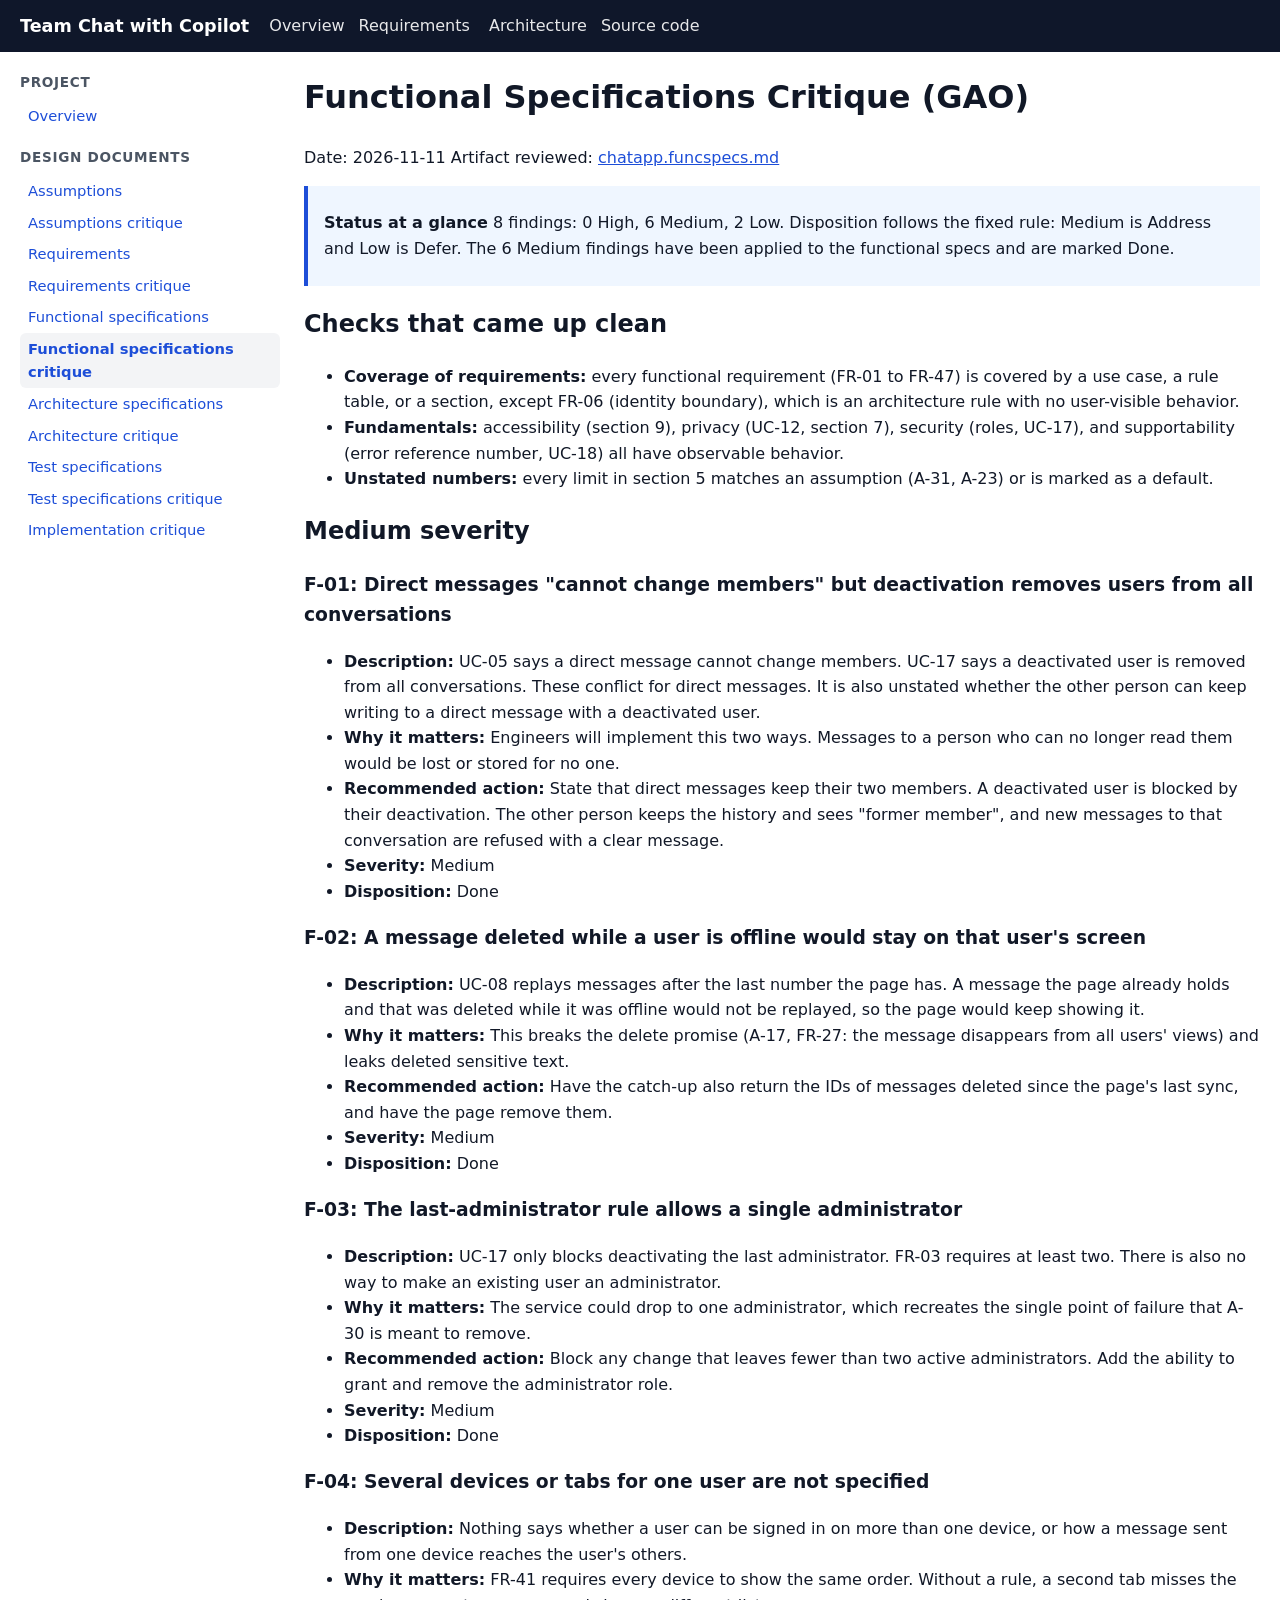
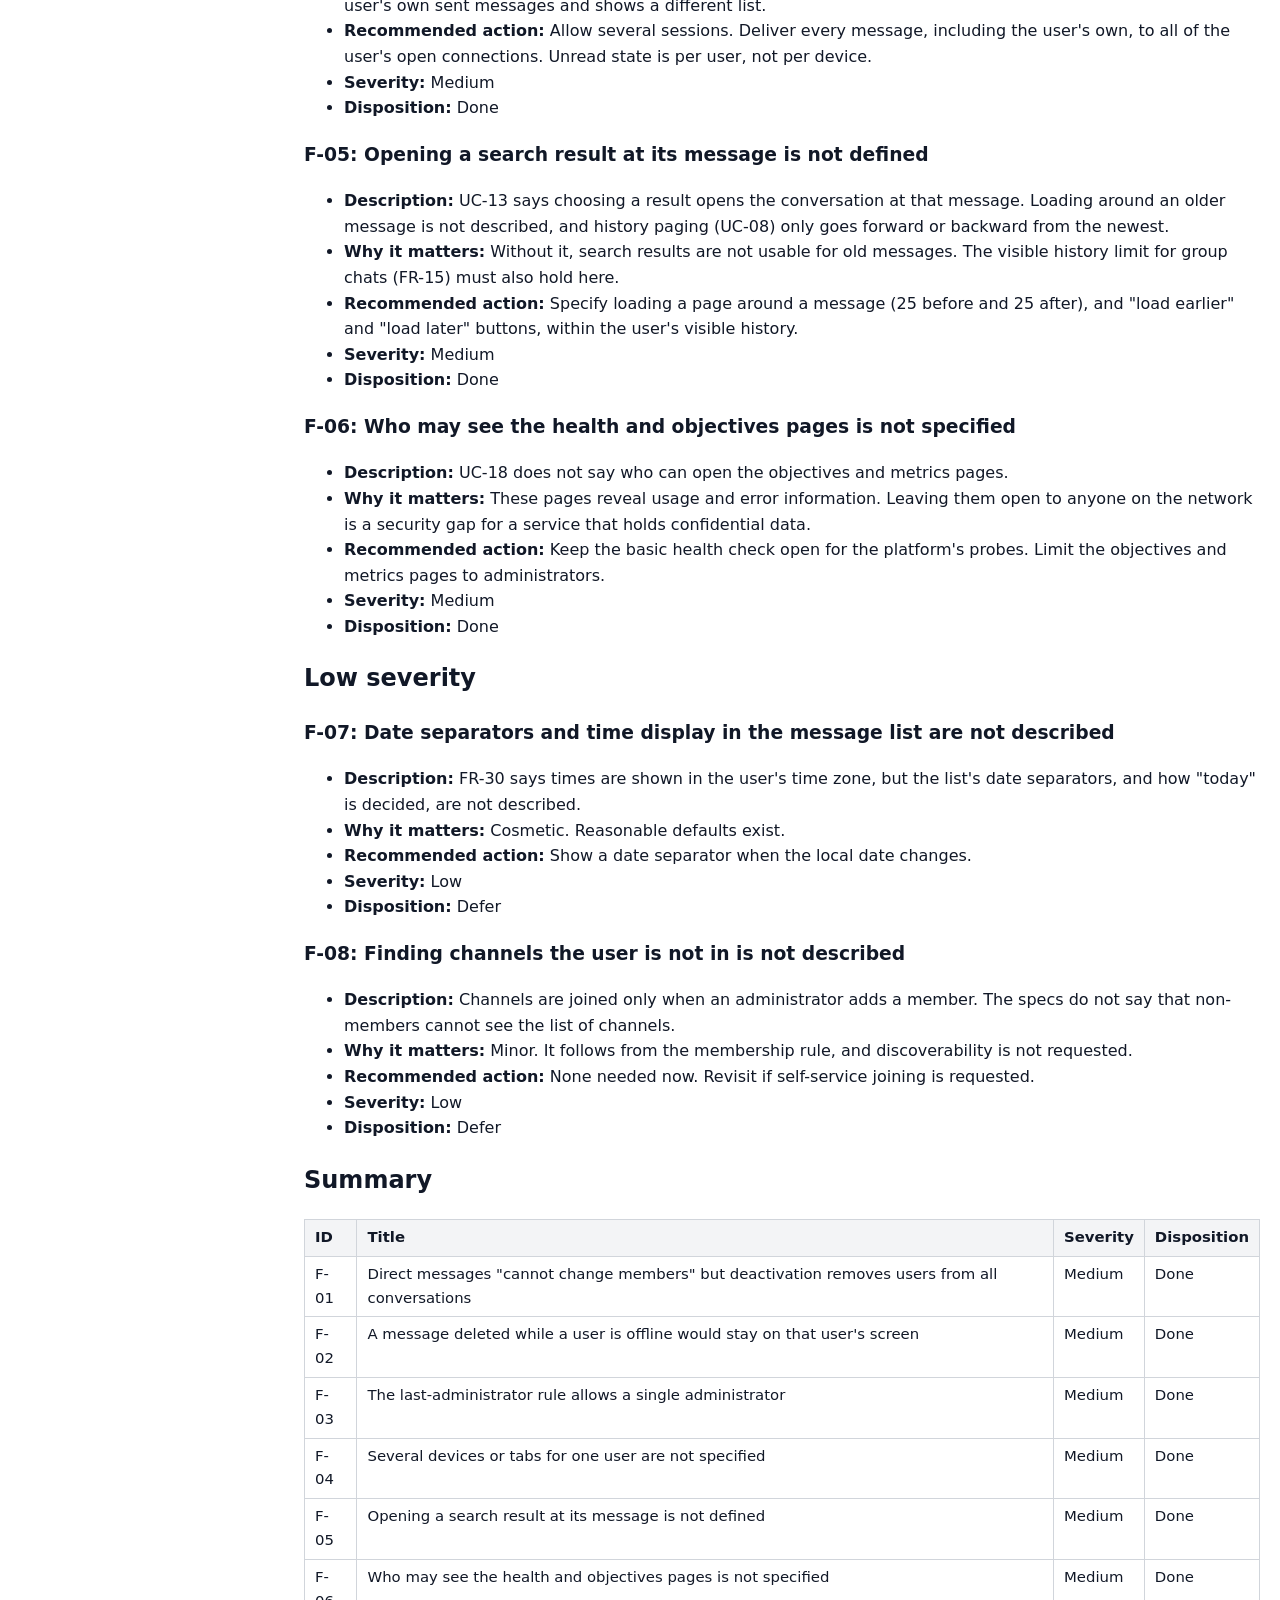
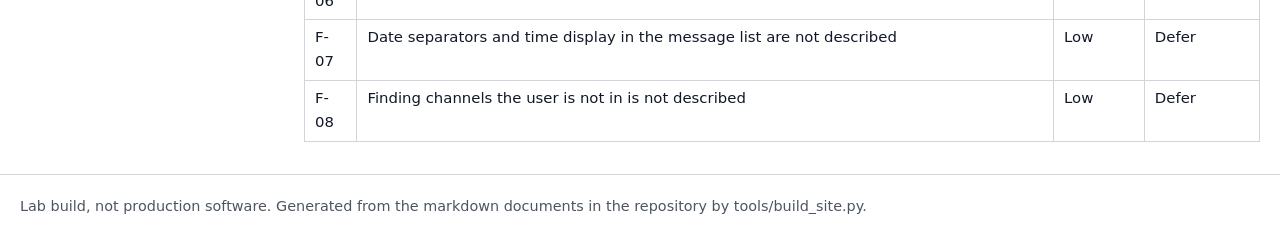
<file: docs/chatapp.funcspecs.gao.html>
<!doctype html>
<html lang="en"><head><meta charset="utf-8"><meta name="viewport" content="width=device-width,initial-scale=1">
<title>Functional specifications critique - Team Chat with Copilot</title><style>
:root{--text:#111827;--muted:#4b5563;--accent:#1d4ed8;--border:#d1d5db;--panel:#f3f4f6}
*{box-sizing:border-box}body{margin:0;font:16px/1.6 system-ui,"Segoe UI",sans-serif;color:var(--text)}
a{color:var(--accent)}a:focus-visible,button:focus-visible{outline:3px solid #f59e0b;outline-offset:2px}
.skip{position:absolute;left:-999px}.skip:focus{left:8px;top:8px;background:#000;color:#fff;padding:6px 10px}
header.site{background:#0f172a;color:#fff;padding:12px 20px;display:flex;gap:20px;align-items:center;flex-wrap:wrap}
header.site a{color:#fff;text-decoration:none}header.site .brand{font-weight:700;font-size:1.1rem}
header.site nav a{margin-right:14px;opacity:.9}header.site nav a:hover{text-decoration:underline}
.layout{display:grid;grid-template-columns:260px 1fr;gap:24px;max-width:1280px;margin:0 auto;padding:20px}
aside.side{font-size:.92rem;position:sticky;top:12px;align-self:start}
aside.side h2{font-size:.85rem;text-transform:uppercase;letter-spacing:.05em;color:var(--muted);margin:0 0 6px}
aside.side ul{list-style:none;margin:0 0 16px;padding:0}aside.side li a{display:block;padding:4px 8px;border-radius:6px;text-decoration:none}
aside.side li a[aria-current=page]{background:var(--panel);font-weight:700}
main{min-width:0}main h1{margin-top:0}
main table{border-collapse:collapse;display:block;overflow-x:auto;margin:12px 0}
main th,main td{border:1px solid var(--border);padding:6px 10px;vertical-align:top;font-size:.93rem}
main th{background:var(--panel);text-align:left}
main blockquote{margin:12px 0;padding:8px 16px;border-left:4px solid var(--accent);background:#eff6ff}
main code{background:var(--panel);padding:1px 5px;border-radius:4px;font-size:.9em}
main pre{background:#0f172a;color:#e5e7eb;padding:12px;border-radius:8px;overflow:auto}
main pre code{background:none;color:inherit;padding:0}
pre.mermaid{background:#fff;color:var(--text);border:1px solid var(--border);text-align:center}
.hero{background:linear-gradient(135deg,#0f172a,#1e3a8a);color:#fff;border-radius:14px;padding:32px;margin-bottom:24px}
.hero h1{color:#fff;font-size:2rem;margin:0 0 8px}.hero p{max-width:60ch;color:#dbeafe}
.hero a.btn{display:inline-block;background:#fff;color:#0f172a;padding:8px 16px;border-radius:8px;text-decoration:none;font-weight:600;margin:6px 8px 0 0}
.cards{display:grid;grid-template-columns:repeat(auto-fit,minmax(240px,1fr));gap:14px;margin:16px 0}
.card{border:1px solid var(--border);border-radius:10px;padding:14px 16px}.card h3{margin:0 0 6px;font-size:1.02rem}
.card p{margin:0;color:var(--muted);font-size:.93rem}
footer{max-width:1280px;margin:0 auto;padding:20px;color:var(--muted);font-size:.9rem;border-top:1px solid var(--border)}
@media(max-width:860px){.layout{grid-template-columns:1fr}aside.side{position:static}}
</style></head>
<body><a class="skip" href="#content">Skip to content</a>
<header class="site"><a class="brand" href="index.html">Team Chat with Copilot</a>
<nav aria-label="Main"><a href="index.html">Overview</a><a href="chatapp.requirements.html">Requirements</a>
<a href="chatapp.archspecs.html">Architecture</a><a href="https://github.com/RaghunathLaxmiPathi/team-chat-copilot">Source code</a></nav></header>
<div class="layout"><aside class="side" aria-label="Documents"><h2>Project</h2><ul><li><a href="index.html">Overview</a></li></ul><h2>Design documents</h2><ul><li><a href="chatapp.assumptions.html">Assumptions</a></li><li><a href="chatapp.assumptions.gao.html">Assumptions critique</a></li><li><a href="chatapp.requirements.html">Requirements</a></li><li><a href="chatapp.requirements.gao.html">Requirements critique</a></li><li><a href="chatapp.funcspecs.html">Functional specifications</a></li><li><a href="chatapp.funcspecs.gao.html" aria-current="page">Functional specifications critique</a></li><li><a href="chatapp.archspecs.html">Architecture specifications</a></li><li><a href="chatapp.archspecs.gao.html">Architecture critique</a></li><li><a href="chatapp.testspecs.html">Test specifications</a></li><li><a href="chatapp.testspecs.gao.html">Test specifications critique</a></li><li><a href="chatapp.implementation.gao.html">Implementation critique</a></li></ul></aside><main id="content"><h1 id="functional-specifications-critique-gao">Functional Specifications Critique (GAO)</h1>
<p>Date: 2026-11-11
Artifact reviewed: <a href="chatapp.funcspecs.html">chatapp.funcspecs.md</a></p>
<blockquote>
<p><strong>Status at a glance</strong>
8 findings: 0 High, 6 Medium, 2 Low. Disposition follows the fixed rule: Medium is Address and Low is Defer. The 6 Medium findings have been applied to the functional specs and are marked Done.</p>
</blockquote>
<h2 id="checks-that-came-up-clean">Checks that came up clean</h2>
<ul>
<li><strong>Coverage of requirements:</strong> every functional requirement (FR-01 to FR-47) is covered by a use case, a rule table, or a section, except FR-06 (identity boundary), which is an architecture rule with no user-visible behavior.</li>
<li><strong>Fundamentals:</strong> accessibility (section 9), privacy (UC-12, section 7), security (roles, UC-17), and supportability (error reference number, UC-18) all have observable behavior.</li>
<li><strong>Unstated numbers:</strong> every limit in section 5 matches an assumption (A-31, A-23) or is marked as a default.</li>
</ul>
<h2 id="medium-severity">Medium severity</h2>
<h3 id="f-01-direct-messages-cannot-change-members-but-deactivation-removes-users-from-all-conversations">F-01: Direct messages "cannot change members" but deactivation removes users from all conversations</h3>
<ul>
<li><strong>Description:</strong> UC-05 says a direct message cannot change members. UC-17 says a deactivated user is removed from all conversations. These conflict for direct messages. It is also unstated whether the other person can keep writing to a direct message with a deactivated user.</li>
<li><strong>Why it matters:</strong> Engineers will implement this two ways. Messages to a person who can no longer read them would be lost or stored for no one.</li>
<li><strong>Recommended action:</strong> State that direct messages keep their two members. A deactivated user is blocked by their deactivation. The other person keeps the history and sees "former member", and new messages to that conversation are refused with a clear message.</li>
<li><strong>Severity:</strong> Medium</li>
<li><strong>Disposition:</strong> Done</li>
</ul>
<h3 id="f-02-a-message-deleted-while-a-user-is-offline-would-stay-on-that-users-screen">F-02: A message deleted while a user is offline would stay on that user's screen</h3>
<ul>
<li><strong>Description:</strong> UC-08 replays messages after the last number the page has. A message the page already holds and that was deleted while it was offline would not be replayed, so the page would keep showing it.</li>
<li><strong>Why it matters:</strong> This breaks the delete promise (A-17, FR-27: the message disappears from all users' views) and leaks deleted sensitive text.</li>
<li><strong>Recommended action:</strong> Have the catch-up also return the IDs of messages deleted since the page's last sync, and have the page remove them.</li>
<li><strong>Severity:</strong> Medium</li>
<li><strong>Disposition:</strong> Done</li>
</ul>
<h3 id="f-03-the-last-administrator-rule-allows-a-single-administrator">F-03: The last-administrator rule allows a single administrator</h3>
<ul>
<li><strong>Description:</strong> UC-17 only blocks deactivating the last administrator. FR-03 requires at least two. There is also no way to make an existing user an administrator.</li>
<li><strong>Why it matters:</strong> The service could drop to one administrator, which recreates the single point of failure that A-30 is meant to remove.</li>
<li><strong>Recommended action:</strong> Block any change that leaves fewer than two active administrators. Add the ability to grant and remove the administrator role.</li>
<li><strong>Severity:</strong> Medium</li>
<li><strong>Disposition:</strong> Done</li>
</ul>
<h3 id="f-04-several-devices-or-tabs-for-one-user-are-not-specified">F-04: Several devices or tabs for one user are not specified</h3>
<ul>
<li><strong>Description:</strong> Nothing says whether a user can be signed in on more than one device, or how a message sent from one device reaches the user's others.</li>
<li><strong>Why it matters:</strong> FR-41 requires every device to show the same order. Without a rule, a second tab misses the user's own sent messages and shows a different list.</li>
<li><strong>Recommended action:</strong> Allow several sessions. Deliver every message, including the user's own, to all of the user's open connections. Unread state is per user, not per device.</li>
<li><strong>Severity:</strong> Medium</li>
<li><strong>Disposition:</strong> Done</li>
</ul>
<h3 id="f-05-opening-a-search-result-at-its-message-is-not-defined">F-05: Opening a search result at its message is not defined</h3>
<ul>
<li><strong>Description:</strong> UC-13 says choosing a result opens the conversation at that message. Loading around an older message is not described, and history paging (UC-08) only goes forward or backward from the newest.</li>
<li><strong>Why it matters:</strong> Without it, search results are not usable for old messages. The visible history limit for group chats (FR-15) must also hold here.</li>
<li><strong>Recommended action:</strong> Specify loading a page around a message (25 before and 25 after), and "load earlier" and "load later" buttons, within the user's visible history.</li>
<li><strong>Severity:</strong> Medium</li>
<li><strong>Disposition:</strong> Done</li>
</ul>
<h3 id="f-06-who-may-see-the-health-and-objectives-pages-is-not-specified">F-06: Who may see the health and objectives pages is not specified</h3>
<ul>
<li><strong>Description:</strong> UC-18 does not say who can open the objectives and metrics pages.</li>
<li><strong>Why it matters:</strong> These pages reveal usage and error information. Leaving them open to anyone on the network is a security gap for a service that holds confidential data.</li>
<li><strong>Recommended action:</strong> Keep the basic health check open for the platform's probes. Limit the objectives and metrics pages to administrators.</li>
<li><strong>Severity:</strong> Medium</li>
<li><strong>Disposition:</strong> Done</li>
</ul>
<h2 id="low-severity">Low severity</h2>
<h3 id="f-07-date-separators-and-time-display-in-the-message-list-are-not-described">F-07: Date separators and time display in the message list are not described</h3>
<ul>
<li><strong>Description:</strong> FR-30 says times are shown in the user's time zone, but the list's date separators, and how "today" is decided, are not described.</li>
<li><strong>Why it matters:</strong> Cosmetic. Reasonable defaults exist.</li>
<li><strong>Recommended action:</strong> Show a date separator when the local date changes.</li>
<li><strong>Severity:</strong> Low</li>
<li><strong>Disposition:</strong> Defer</li>
</ul>
<h3 id="f-08-finding-channels-the-user-is-not-in-is-not-described">F-08: Finding channels the user is not in is not described</h3>
<ul>
<li><strong>Description:</strong> Channels are joined only when an administrator adds a member. The specs do not say that non-members cannot see the list of channels.</li>
<li><strong>Why it matters:</strong> Minor. It follows from the membership rule, and discoverability is not requested.</li>
<li><strong>Recommended action:</strong> None needed now. Revisit if self-service joining is requested.</li>
<li><strong>Severity:</strong> Low</li>
<li><strong>Disposition:</strong> Defer</li>
</ul>
<h2 id="summary">Summary</h2>
<table>
<thead>
<tr>
<th>ID</th>
<th>Title</th>
<th>Severity</th>
<th>Disposition</th>
</tr>
</thead>
<tbody>
<tr>
<td>F-01</td>
<td>Direct messages "cannot change members" but deactivation removes users from all conversations</td>
<td>Medium</td>
<td>Done</td>
</tr>
<tr>
<td>F-02</td>
<td>A message deleted while a user is offline would stay on that user's screen</td>
<td>Medium</td>
<td>Done</td>
</tr>
<tr>
<td>F-03</td>
<td>The last-administrator rule allows a single administrator</td>
<td>Medium</td>
<td>Done</td>
</tr>
<tr>
<td>F-04</td>
<td>Several devices or tabs for one user are not specified</td>
<td>Medium</td>
<td>Done</td>
</tr>
<tr>
<td>F-05</td>
<td>Opening a search result at its message is not defined</td>
<td>Medium</td>
<td>Done</td>
</tr>
<tr>
<td>F-06</td>
<td>Who may see the health and objectives pages is not specified</td>
<td>Medium</td>
<td>Done</td>
</tr>
<tr>
<td>F-07</td>
<td>Date separators and time display in the message list are not described</td>
<td>Low</td>
<td>Defer</td>
</tr>
<tr>
<td>F-08</td>
<td>Finding channels the user is not in is not described</td>
<td>Low</td>
<td>Defer</td>
</tr>
</tbody>
</table></main></div>
<footer>Lab build, not production software. Generated from the markdown documents in the repository by tools/build_site.py.</footer>
</body></html>
</file>
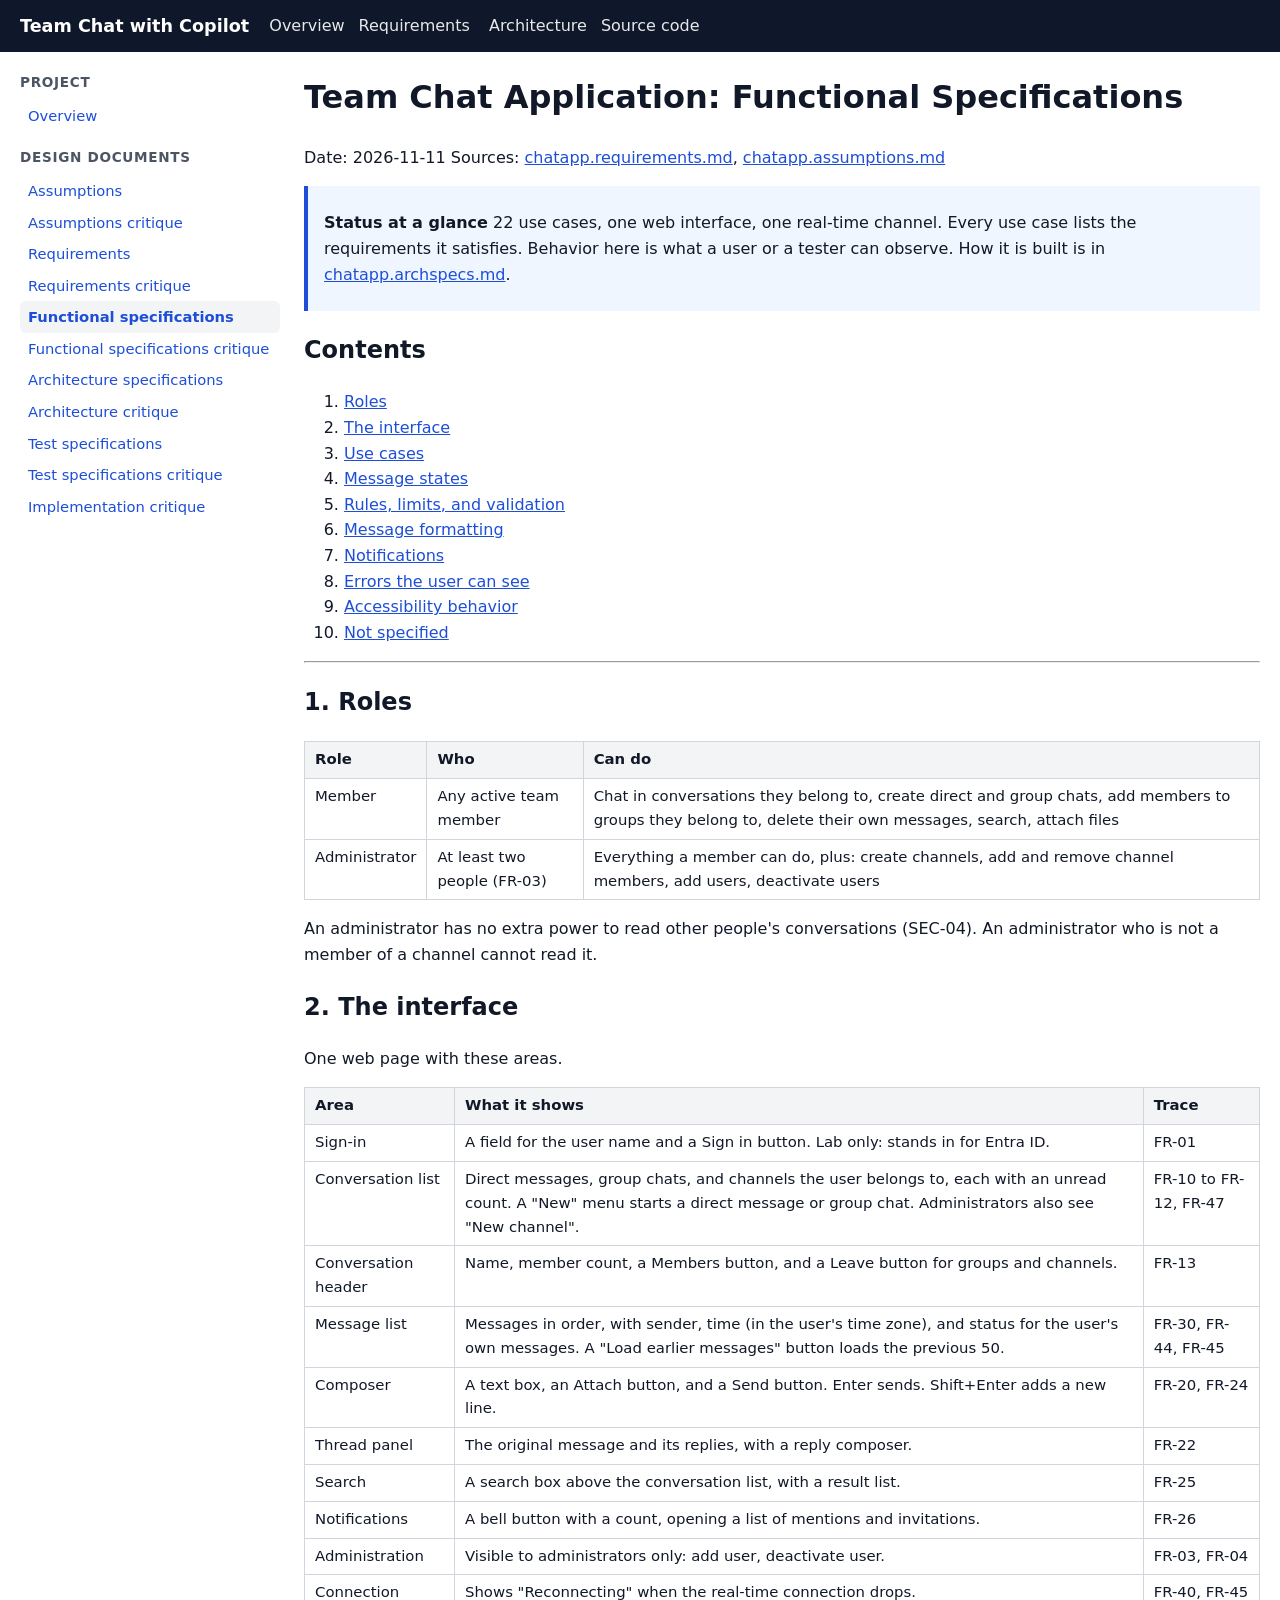
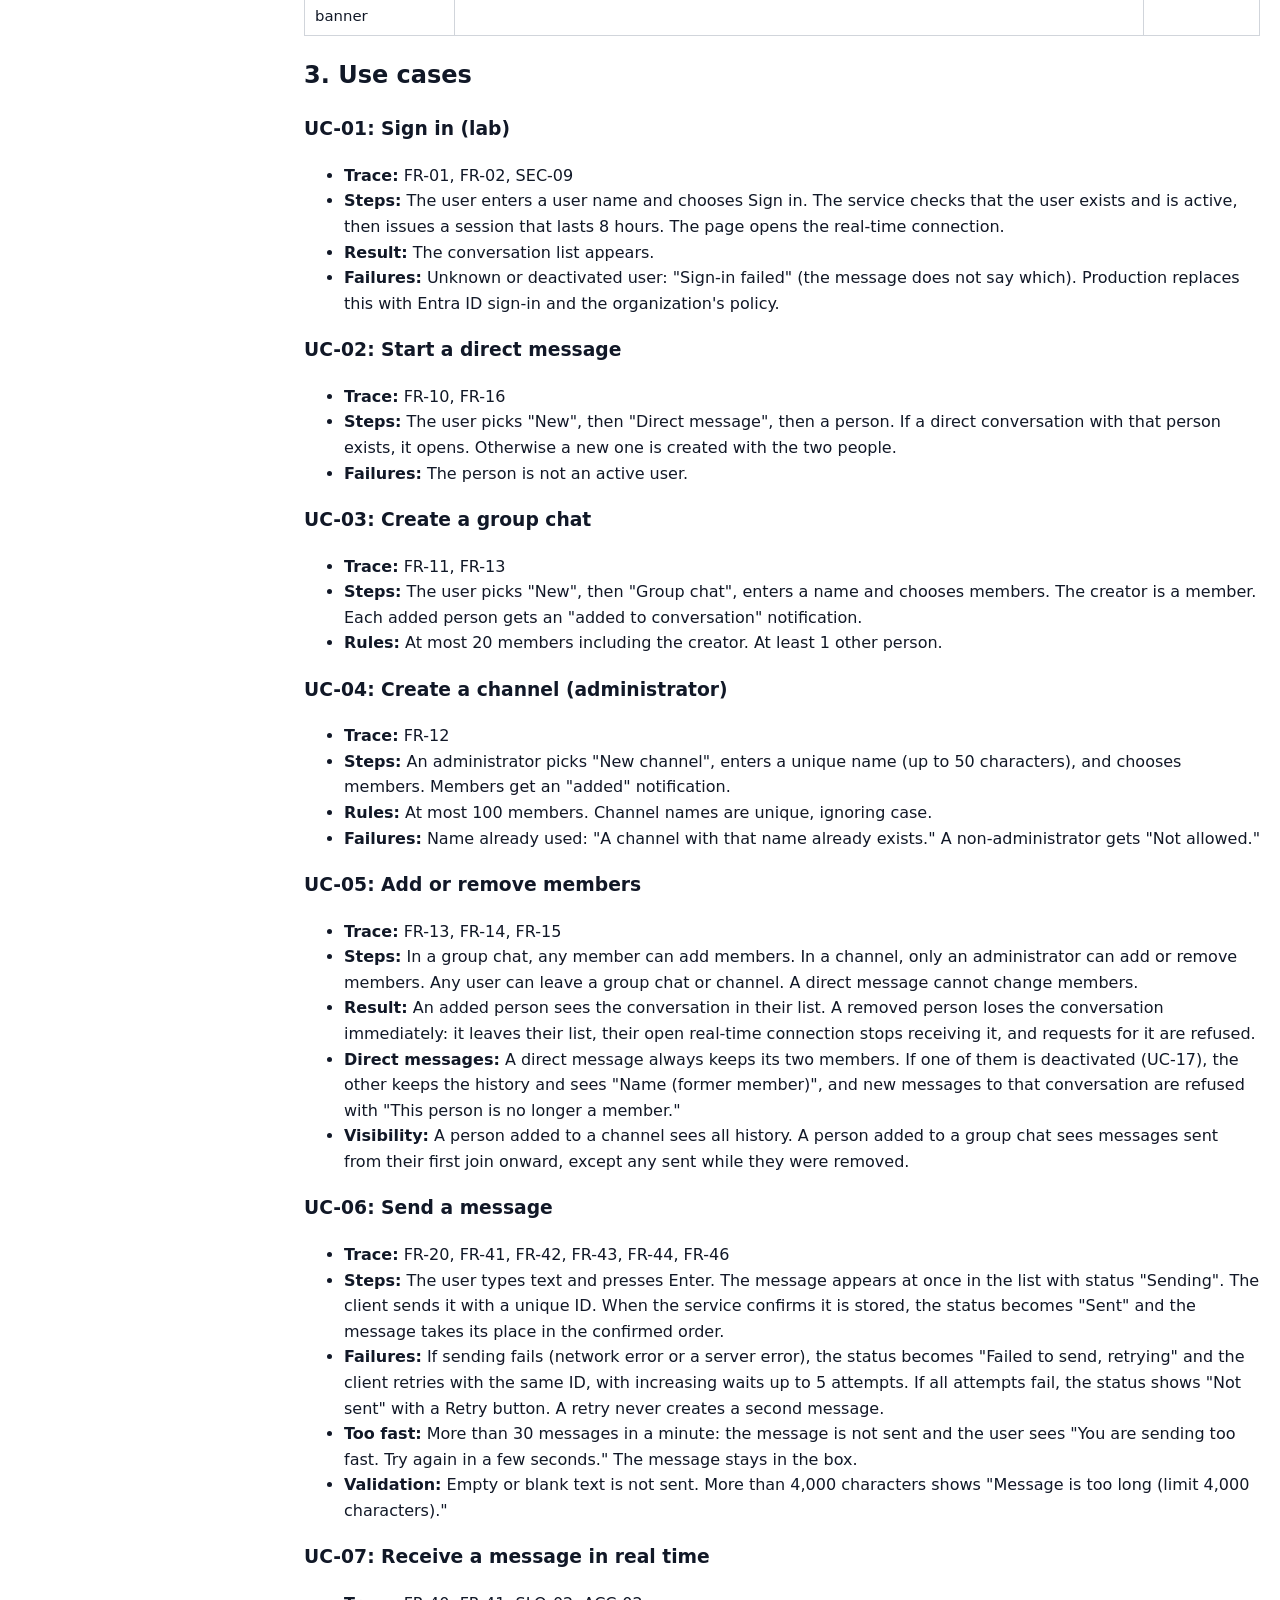
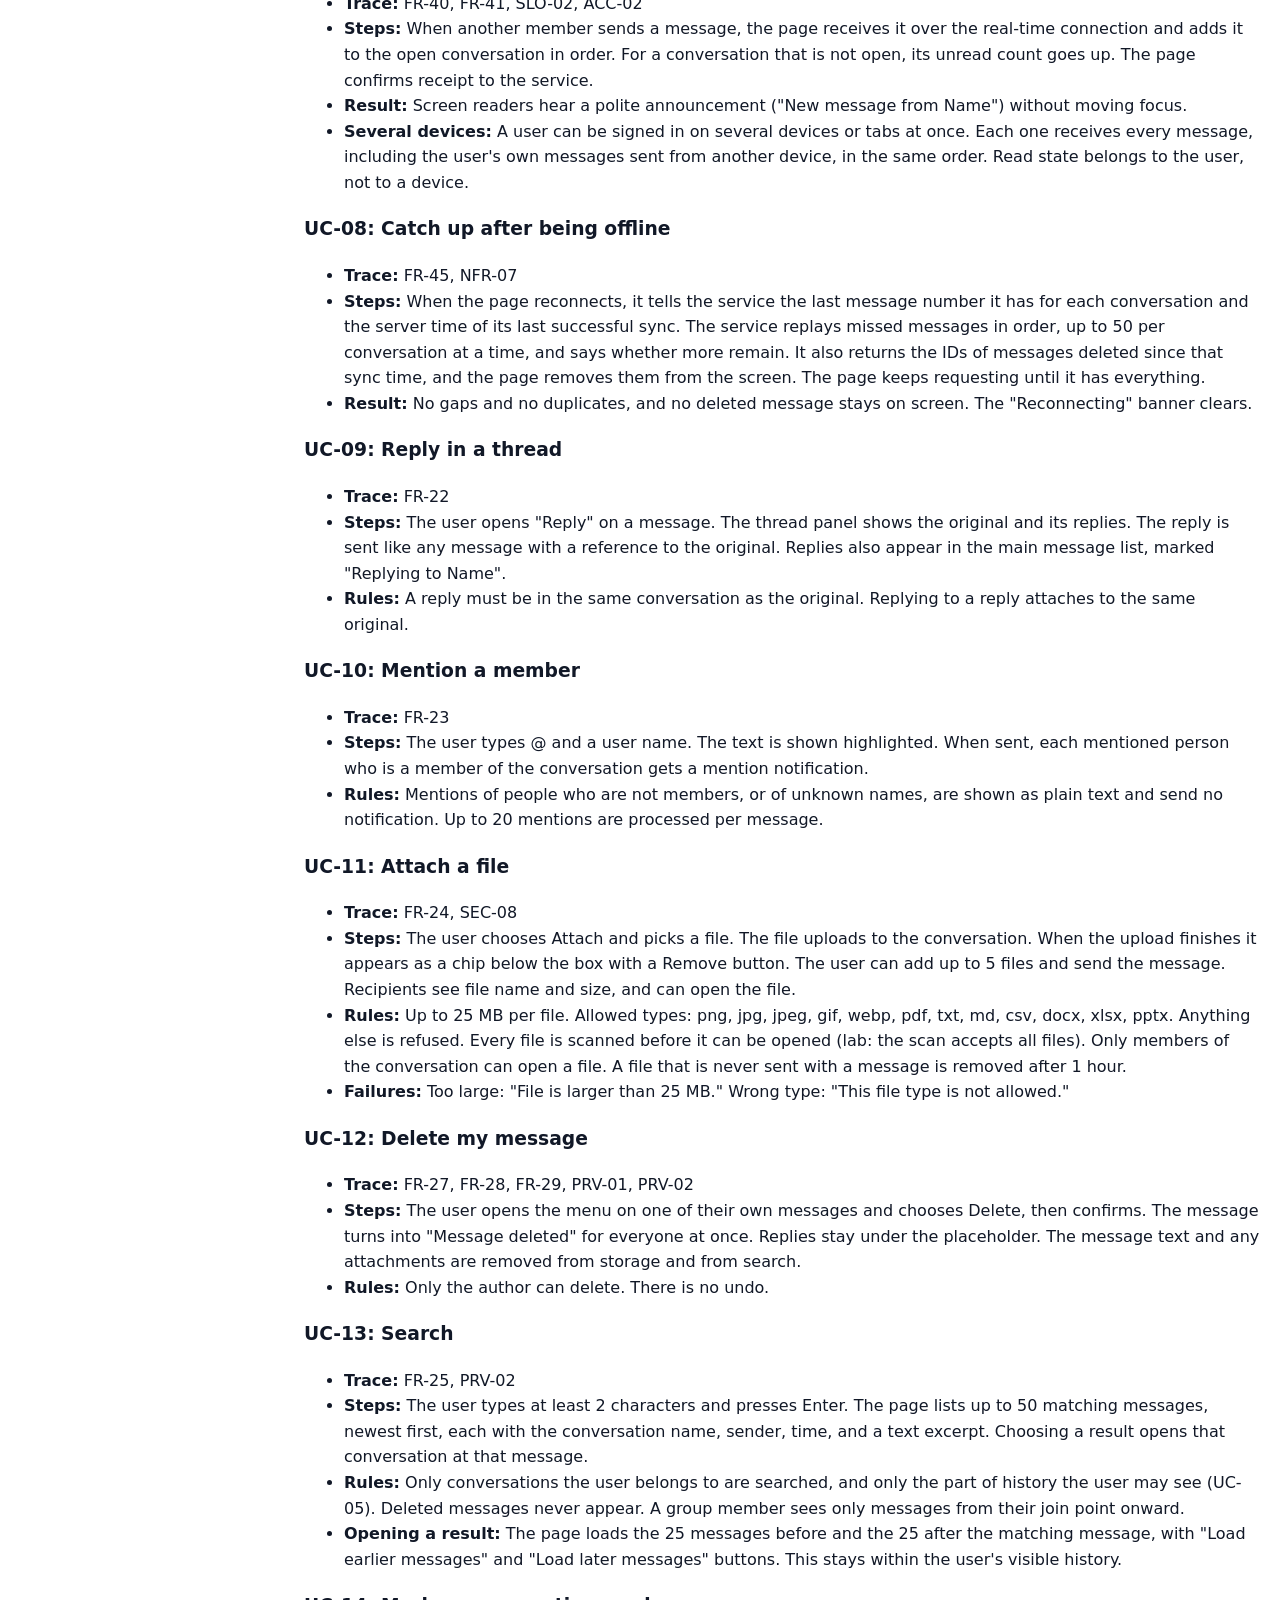
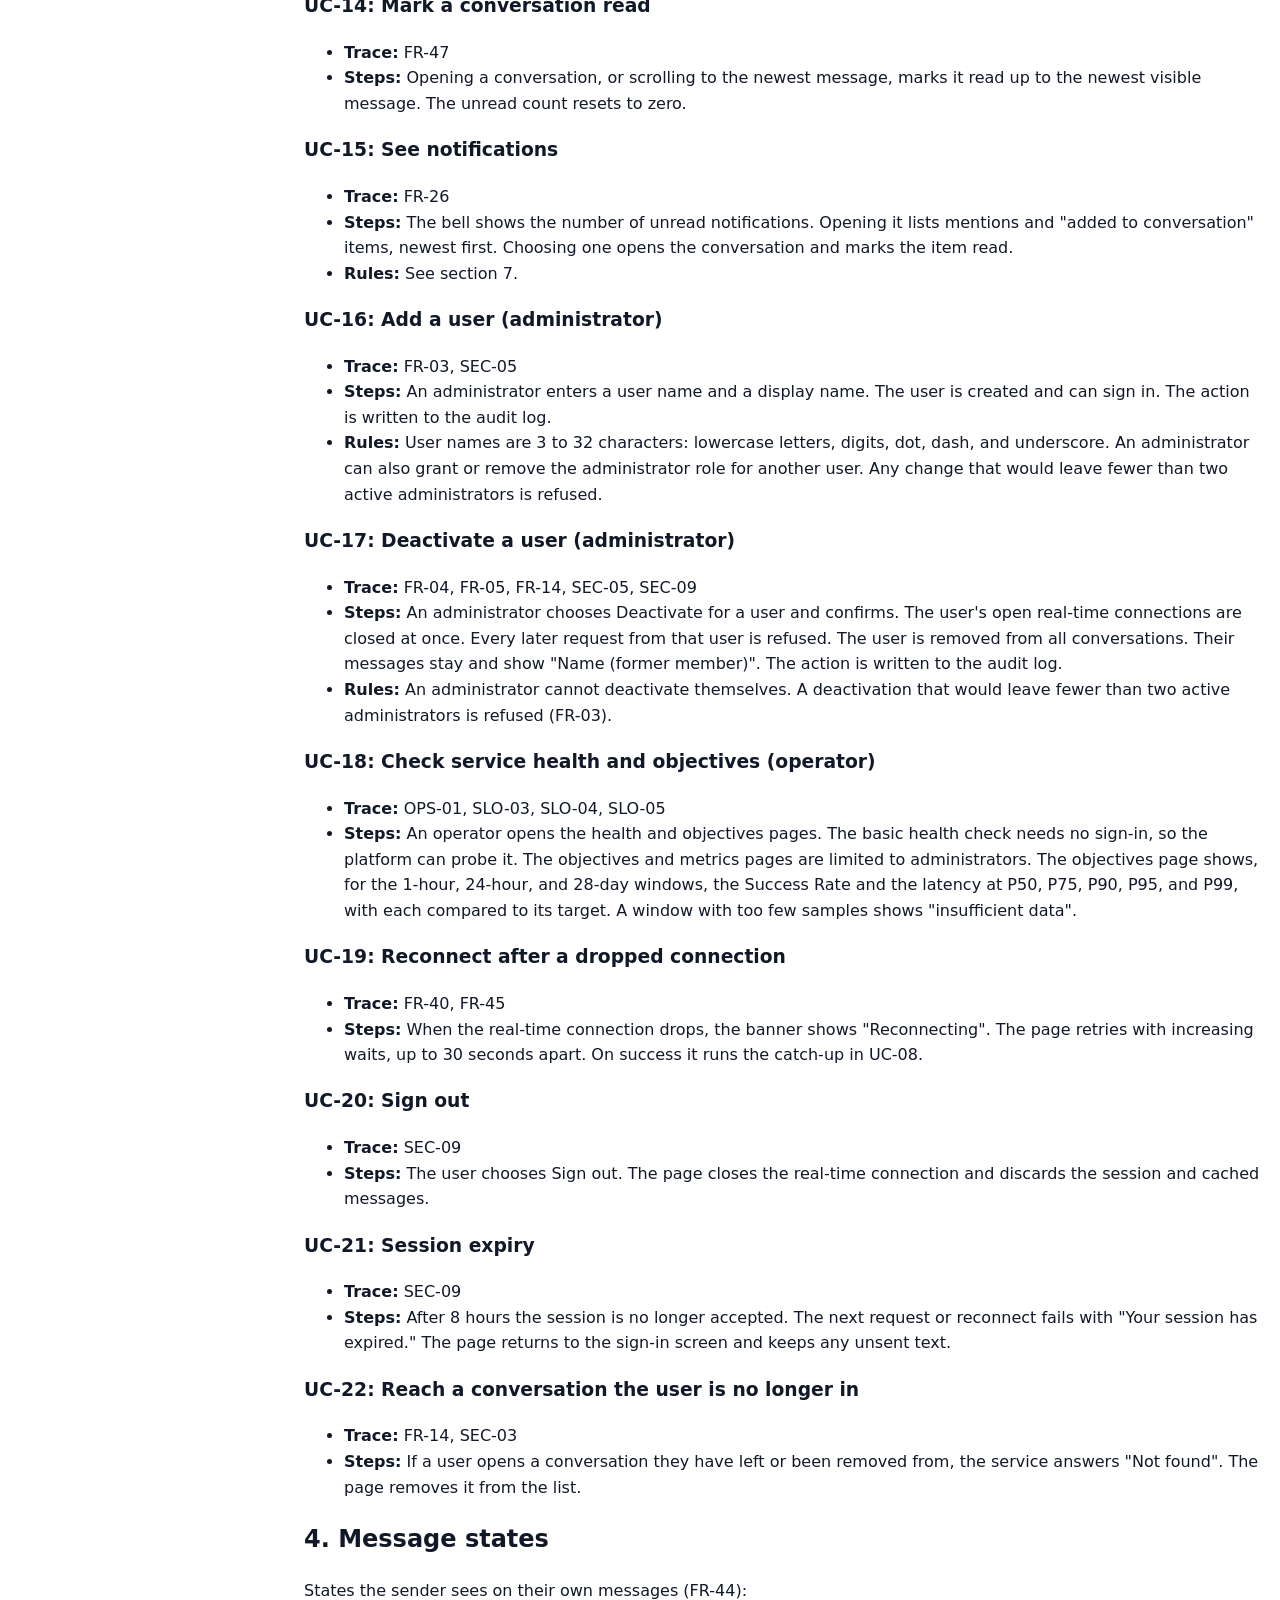
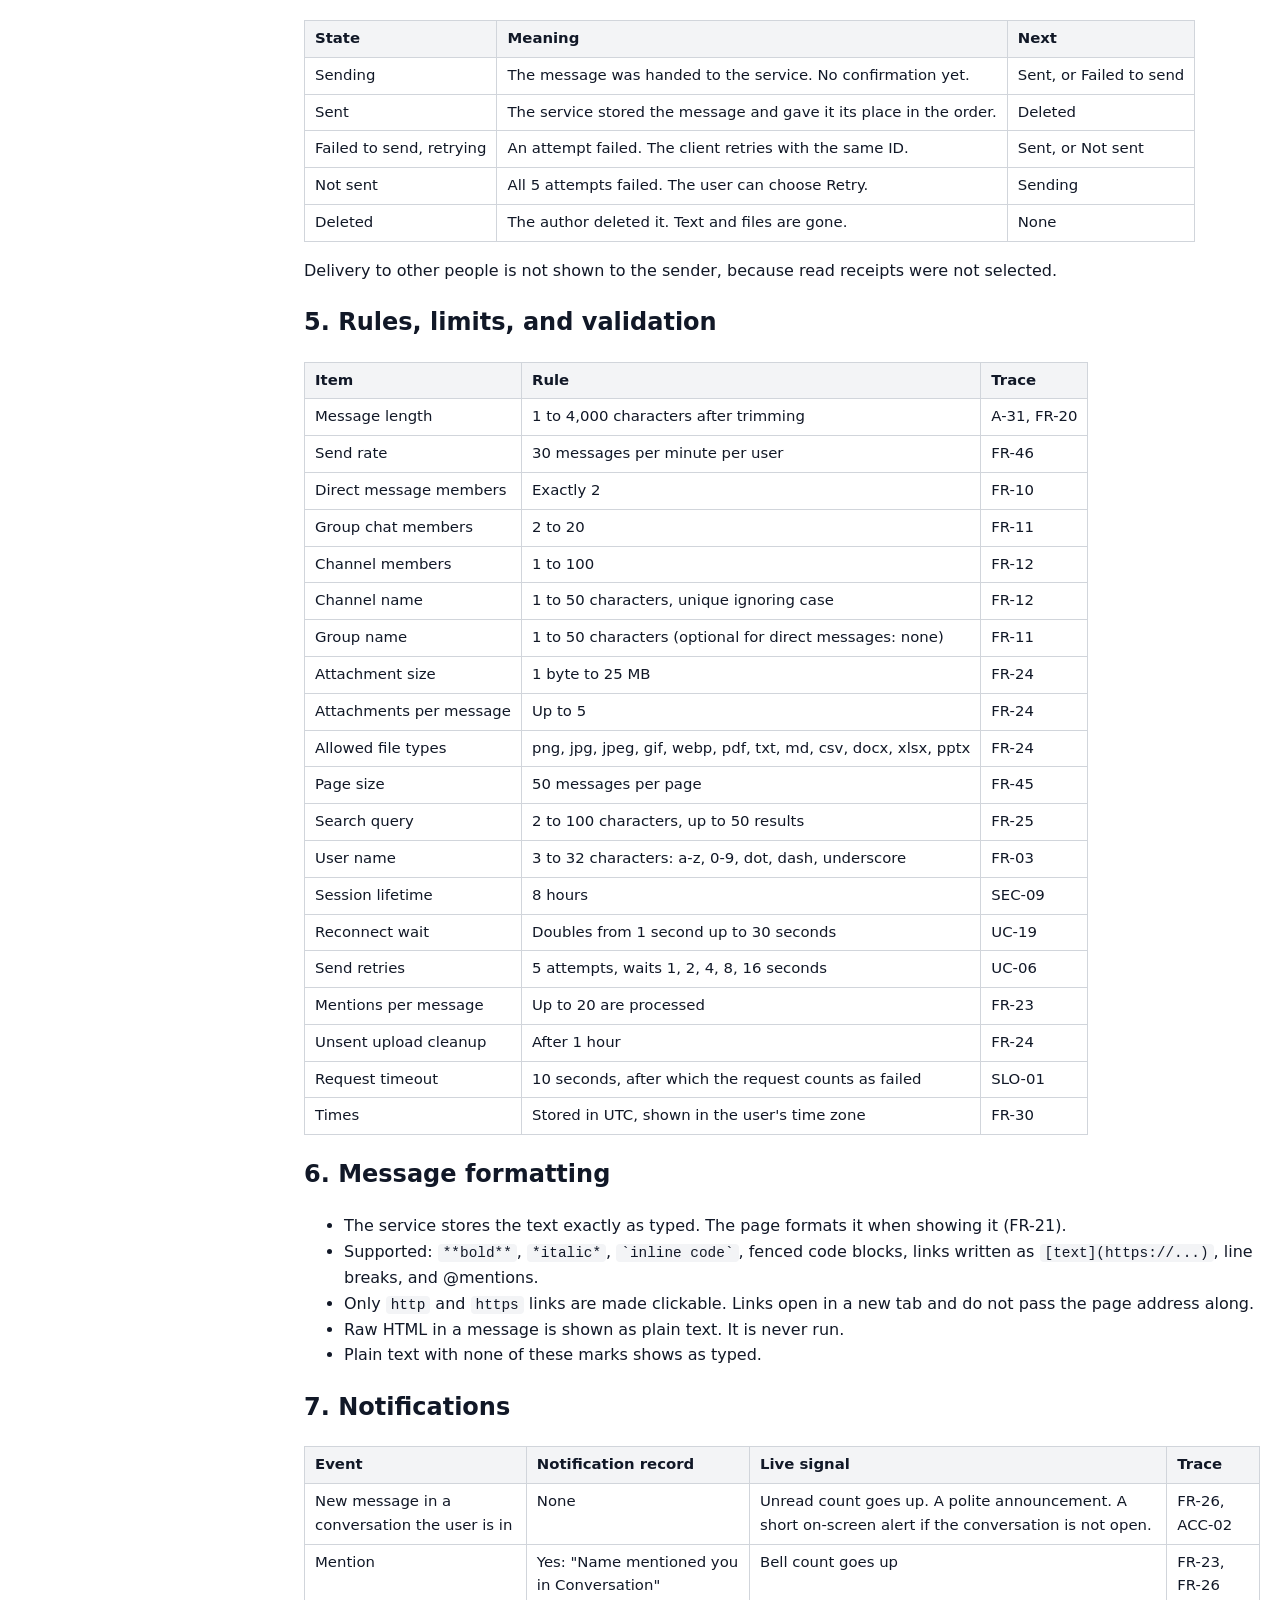
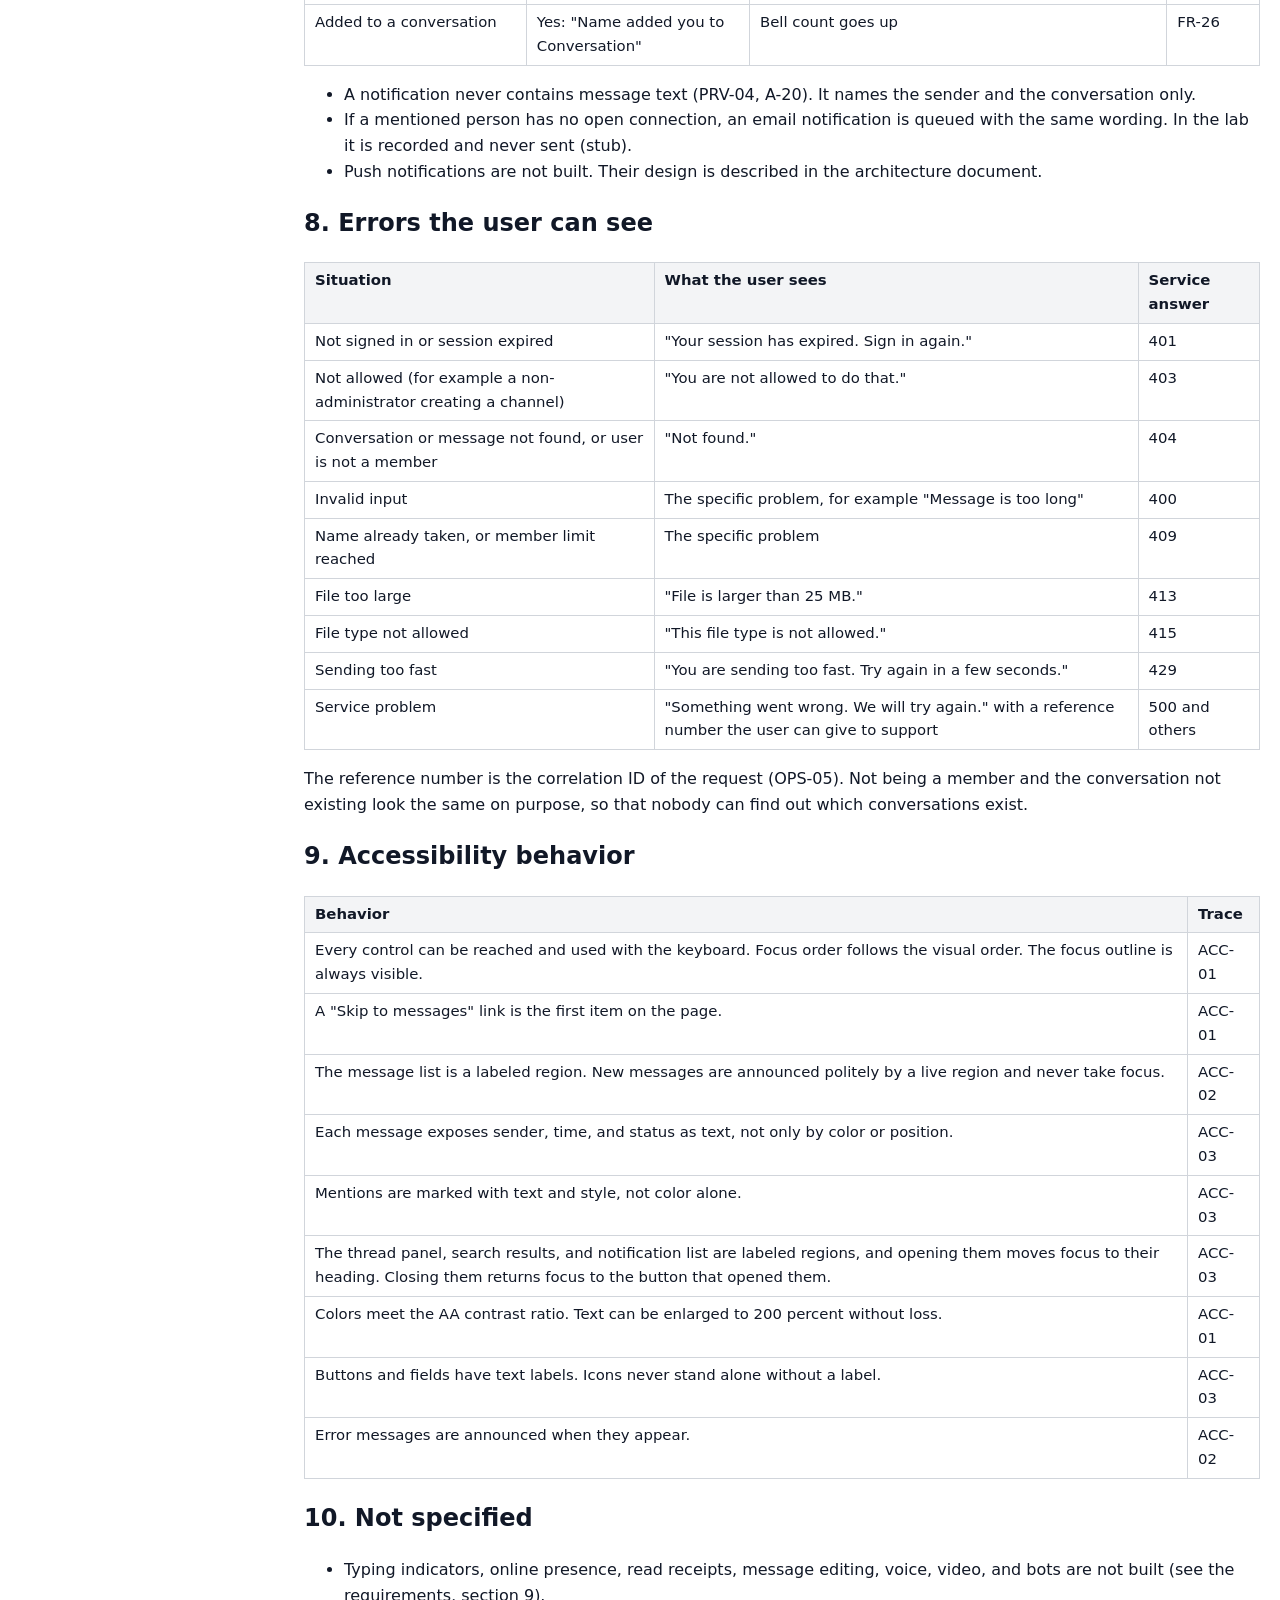
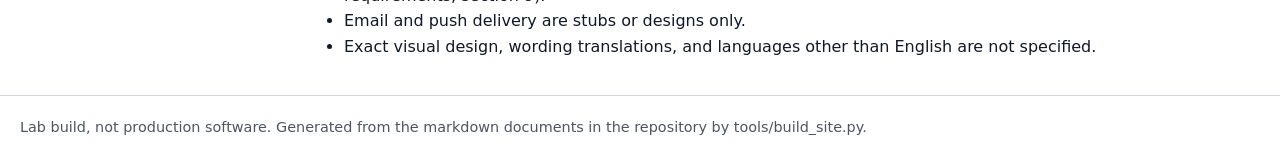
<file: docs/chatapp.funcspecs.html>
<!doctype html>
<html lang="en"><head><meta charset="utf-8"><meta name="viewport" content="width=device-width,initial-scale=1">
<title>Functional specifications - Team Chat with Copilot</title><style>
:root{--text:#111827;--muted:#4b5563;--accent:#1d4ed8;--border:#d1d5db;--panel:#f3f4f6}
*{box-sizing:border-box}body{margin:0;font:16px/1.6 system-ui,"Segoe UI",sans-serif;color:var(--text)}
a{color:var(--accent)}a:focus-visible,button:focus-visible{outline:3px solid #f59e0b;outline-offset:2px}
.skip{position:absolute;left:-999px}.skip:focus{left:8px;top:8px;background:#000;color:#fff;padding:6px 10px}
header.site{background:#0f172a;color:#fff;padding:12px 20px;display:flex;gap:20px;align-items:center;flex-wrap:wrap}
header.site a{color:#fff;text-decoration:none}header.site .brand{font-weight:700;font-size:1.1rem}
header.site nav a{margin-right:14px;opacity:.9}header.site nav a:hover{text-decoration:underline}
.layout{display:grid;grid-template-columns:260px 1fr;gap:24px;max-width:1280px;margin:0 auto;padding:20px}
aside.side{font-size:.92rem;position:sticky;top:12px;align-self:start}
aside.side h2{font-size:.85rem;text-transform:uppercase;letter-spacing:.05em;color:var(--muted);margin:0 0 6px}
aside.side ul{list-style:none;margin:0 0 16px;padding:0}aside.side li a{display:block;padding:4px 8px;border-radius:6px;text-decoration:none}
aside.side li a[aria-current=page]{background:var(--panel);font-weight:700}
main{min-width:0}main h1{margin-top:0}
main table{border-collapse:collapse;display:block;overflow-x:auto;margin:12px 0}
main th,main td{border:1px solid var(--border);padding:6px 10px;vertical-align:top;font-size:.93rem}
main th{background:var(--panel);text-align:left}
main blockquote{margin:12px 0;padding:8px 16px;border-left:4px solid var(--accent);background:#eff6ff}
main code{background:var(--panel);padding:1px 5px;border-radius:4px;font-size:.9em}
main pre{background:#0f172a;color:#e5e7eb;padding:12px;border-radius:8px;overflow:auto}
main pre code{background:none;color:inherit;padding:0}
pre.mermaid{background:#fff;color:var(--text);border:1px solid var(--border);text-align:center}
.hero{background:linear-gradient(135deg,#0f172a,#1e3a8a);color:#fff;border-radius:14px;padding:32px;margin-bottom:24px}
.hero h1{color:#fff;font-size:2rem;margin:0 0 8px}.hero p{max-width:60ch;color:#dbeafe}
.hero a.btn{display:inline-block;background:#fff;color:#0f172a;padding:8px 16px;border-radius:8px;text-decoration:none;font-weight:600;margin:6px 8px 0 0}
.cards{display:grid;grid-template-columns:repeat(auto-fit,minmax(240px,1fr));gap:14px;margin:16px 0}
.card{border:1px solid var(--border);border-radius:10px;padding:14px 16px}.card h3{margin:0 0 6px;font-size:1.02rem}
.card p{margin:0;color:var(--muted);font-size:.93rem}
footer{max-width:1280px;margin:0 auto;padding:20px;color:var(--muted);font-size:.9rem;border-top:1px solid var(--border)}
@media(max-width:860px){.layout{grid-template-columns:1fr}aside.side{position:static}}
</style></head>
<body><a class="skip" href="#content">Skip to content</a>
<header class="site"><a class="brand" href="index.html">Team Chat with Copilot</a>
<nav aria-label="Main"><a href="index.html">Overview</a><a href="chatapp.requirements.html">Requirements</a>
<a href="chatapp.archspecs.html">Architecture</a><a href="https://github.com/RaghunathLaxmiPathi/team-chat-copilot">Source code</a></nav></header>
<div class="layout"><aside class="side" aria-label="Documents"><h2>Project</h2><ul><li><a href="index.html">Overview</a></li></ul><h2>Design documents</h2><ul><li><a href="chatapp.assumptions.html">Assumptions</a></li><li><a href="chatapp.assumptions.gao.html">Assumptions critique</a></li><li><a href="chatapp.requirements.html">Requirements</a></li><li><a href="chatapp.requirements.gao.html">Requirements critique</a></li><li><a href="chatapp.funcspecs.html" aria-current="page">Functional specifications</a></li><li><a href="chatapp.funcspecs.gao.html">Functional specifications critique</a></li><li><a href="chatapp.archspecs.html">Architecture specifications</a></li><li><a href="chatapp.archspecs.gao.html">Architecture critique</a></li><li><a href="chatapp.testspecs.html">Test specifications</a></li><li><a href="chatapp.testspecs.gao.html">Test specifications critique</a></li><li><a href="chatapp.implementation.gao.html">Implementation critique</a></li></ul></aside><main id="content"><h1 id="team-chat-application-functional-specifications">Team Chat Application: Functional Specifications</h1>
<p>Date: 2026-11-11
Sources: <a href="chatapp.requirements.html">chatapp.requirements.md</a>, <a href="chatapp.assumptions.html">chatapp.assumptions.md</a></p>
<blockquote>
<p><strong>Status at a glance</strong>
22 use cases, one web interface, one real-time channel. Every use case lists the requirements it satisfies. Behavior here is what a user or a tester can observe. How it is built is in <a href="chatapp.archspecs.html">chatapp.archspecs.md</a>.</p>
</blockquote>
<h2 id="contents">Contents</h2>
<ol>
<li><a href="#1-roles">Roles</a></li>
<li><a href="#2-the-interface">The interface</a></li>
<li><a href="#3-use-cases">Use cases</a></li>
<li><a href="#4-message-states">Message states</a></li>
<li><a href="#5-rules-limits-and-validation">Rules, limits, and validation</a></li>
<li><a href="#6-message-formatting">Message formatting</a></li>
<li><a href="#7-notifications">Notifications</a></li>
<li><a href="#8-errors-the-user-can-see">Errors the user can see</a></li>
<li><a href="#9-accessibility-behavior">Accessibility behavior</a></li>
<li><a href="#10-not-specified">Not specified</a></li>
</ol>
<hr />
<h2 id="1-roles">1. Roles</h2>
<table>
<thead>
<tr>
<th>Role</th>
<th>Who</th>
<th>Can do</th>
</tr>
</thead>
<tbody>
<tr>
<td>Member</td>
<td>Any active team member</td>
<td>Chat in conversations they belong to, create direct and group chats, add members to groups they belong to, delete their own messages, search, attach files</td>
</tr>
<tr>
<td>Administrator</td>
<td>At least two people (FR-03)</td>
<td>Everything a member can do, plus: create channels, add and remove channel members, add users, deactivate users</td>
</tr>
</tbody>
</table>
<p>An administrator has no extra power to read other people's conversations (SEC-04). An administrator who is not a member of a channel cannot read it.</p>
<h2 id="2-the-interface">2. The interface</h2>
<p>One web page with these areas.</p>
<table>
<thead>
<tr>
<th>Area</th>
<th>What it shows</th>
<th>Trace</th>
</tr>
</thead>
<tbody>
<tr>
<td>Sign-in</td>
<td>A field for the user name and a Sign in button. Lab only: stands in for Entra ID.</td>
<td>FR-01</td>
</tr>
<tr>
<td>Conversation list</td>
<td>Direct messages, group chats, and channels the user belongs to, each with an unread count. A "New" menu starts a direct message or group chat. Administrators also see "New channel".</td>
<td>FR-10 to FR-12, FR-47</td>
</tr>
<tr>
<td>Conversation header</td>
<td>Name, member count, a Members button, and a Leave button for groups and channels.</td>
<td>FR-13</td>
</tr>
<tr>
<td>Message list</td>
<td>Messages in order, with sender, time (in the user's time zone), and status for the user's own messages. A "Load earlier messages" button loads the previous 50.</td>
<td>FR-30, FR-44, FR-45</td>
</tr>
<tr>
<td>Composer</td>
<td>A text box, an Attach button, and a Send button. Enter sends. Shift+Enter adds a new line.</td>
<td>FR-20, FR-24</td>
</tr>
<tr>
<td>Thread panel</td>
<td>The original message and its replies, with a reply composer.</td>
<td>FR-22</td>
</tr>
<tr>
<td>Search</td>
<td>A search box above the conversation list, with a result list.</td>
<td>FR-25</td>
</tr>
<tr>
<td>Notifications</td>
<td>A bell button with a count, opening a list of mentions and invitations.</td>
<td>FR-26</td>
</tr>
<tr>
<td>Administration</td>
<td>Visible to administrators only: add user, deactivate user.</td>
<td>FR-03, FR-04</td>
</tr>
<tr>
<td>Connection banner</td>
<td>Shows "Reconnecting" when the real-time connection drops.</td>
<td>FR-40, FR-45</td>
</tr>
</tbody>
</table>
<h2 id="3-use-cases">3. Use cases</h2>
<h3 id="uc-01-sign-in-lab">UC-01: Sign in (lab)</h3>
<ul>
<li><strong>Trace:</strong> FR-01, FR-02, SEC-09</li>
<li><strong>Steps:</strong> The user enters a user name and chooses Sign in. The service checks that the user exists and is active, then issues a session that lasts 8 hours. The page opens the real-time connection.</li>
<li><strong>Result:</strong> The conversation list appears.</li>
<li><strong>Failures:</strong> Unknown or deactivated user: "Sign-in failed" (the message does not say which). Production replaces this with Entra ID sign-in and the organization's policy.</li>
</ul>
<h3 id="uc-02-start-a-direct-message">UC-02: Start a direct message</h3>
<ul>
<li><strong>Trace:</strong> FR-10, FR-16</li>
<li><strong>Steps:</strong> The user picks "New", then "Direct message", then a person. If a direct conversation with that person exists, it opens. Otherwise a new one is created with the two people.</li>
<li><strong>Failures:</strong> The person is not an active user.</li>
</ul>
<h3 id="uc-03-create-a-group-chat">UC-03: Create a group chat</h3>
<ul>
<li><strong>Trace:</strong> FR-11, FR-13</li>
<li><strong>Steps:</strong> The user picks "New", then "Group chat", enters a name and chooses members. The creator is a member. Each added person gets an "added to conversation" notification.</li>
<li><strong>Rules:</strong> At most 20 members including the creator. At least 1 other person.</li>
</ul>
<h3 id="uc-04-create-a-channel-administrator">UC-04: Create a channel (administrator)</h3>
<ul>
<li><strong>Trace:</strong> FR-12</li>
<li><strong>Steps:</strong> An administrator picks "New channel", enters a unique name (up to 50 characters), and chooses members. Members get an "added" notification.</li>
<li><strong>Rules:</strong> At most 100 members. Channel names are unique, ignoring case.</li>
<li><strong>Failures:</strong> Name already used: "A channel with that name already exists." A non-administrator gets "Not allowed."</li>
</ul>
<h3 id="uc-05-add-or-remove-members">UC-05: Add or remove members</h3>
<ul>
<li><strong>Trace:</strong> FR-13, FR-14, FR-15</li>
<li><strong>Steps:</strong> In a group chat, any member can add members. In a channel, only an administrator can add or remove members. Any user can leave a group chat or channel. A direct message cannot change members.</li>
<li><strong>Result:</strong> An added person sees the conversation in their list. A removed person loses the conversation immediately: it leaves their list, their open real-time connection stops receiving it, and requests for it are refused.</li>
<li><strong>Direct messages:</strong> A direct message always keeps its two members. If one of them is deactivated (UC-17), the other keeps the history and sees "Name (former member)", and new messages to that conversation are refused with "This person is no longer a member."</li>
<li><strong>Visibility:</strong> A person added to a channel sees all history. A person added to a group chat sees messages sent from their first join onward, except any sent while they were removed.</li>
</ul>
<h3 id="uc-06-send-a-message">UC-06: Send a message</h3>
<ul>
<li><strong>Trace:</strong> FR-20, FR-41, FR-42, FR-43, FR-44, FR-46</li>
<li><strong>Steps:</strong> The user types text and presses Enter. The message appears at once in the list with status "Sending". The client sends it with a unique ID. When the service confirms it is stored, the status becomes "Sent" and the message takes its place in the confirmed order.</li>
<li><strong>Failures:</strong> If sending fails (network error or a server error), the status becomes "Failed to send, retrying" and the client retries with the same ID, with increasing waits up to 5 attempts. If all attempts fail, the status shows "Not sent" with a Retry button. A retry never creates a second message.</li>
<li><strong>Too fast:</strong> More than 30 messages in a minute: the message is not sent and the user sees "You are sending too fast. Try again in a few seconds." The message stays in the box.</li>
<li><strong>Validation:</strong> Empty or blank text is not sent. More than 4,000 characters shows "Message is too long (limit 4,000 characters)."</li>
</ul>
<h3 id="uc-07-receive-a-message-in-real-time">UC-07: Receive a message in real time</h3>
<ul>
<li><strong>Trace:</strong> FR-40, FR-41, SLO-02, ACC-02</li>
<li><strong>Steps:</strong> When another member sends a message, the page receives it over the real-time connection and adds it to the open conversation in order. For a conversation that is not open, its unread count goes up. The page confirms receipt to the service.</li>
<li><strong>Result:</strong> Screen readers hear a polite announcement ("New message from Name") without moving focus.</li>
<li><strong>Several devices:</strong> A user can be signed in on several devices or tabs at once. Each one receives every message, including the user's own messages sent from another device, in the same order. Read state belongs to the user, not to a device.</li>
</ul>
<h3 id="uc-08-catch-up-after-being-offline">UC-08: Catch up after being offline</h3>
<ul>
<li><strong>Trace:</strong> FR-45, NFR-07</li>
<li><strong>Steps:</strong> When the page reconnects, it tells the service the last message number it has for each conversation and the server time of its last successful sync. The service replays missed messages in order, up to 50 per conversation at a time, and says whether more remain. It also returns the IDs of messages deleted since that sync time, and the page removes them from the screen. The page keeps requesting until it has everything.</li>
<li><strong>Result:</strong> No gaps and no duplicates, and no deleted message stays on screen. The "Reconnecting" banner clears.</li>
</ul>
<h3 id="uc-09-reply-in-a-thread">UC-09: Reply in a thread</h3>
<ul>
<li><strong>Trace:</strong> FR-22</li>
<li><strong>Steps:</strong> The user opens "Reply" on a message. The thread panel shows the original and its replies. The reply is sent like any message with a reference to the original. Replies also appear in the main message list, marked "Replying to Name".</li>
<li><strong>Rules:</strong> A reply must be in the same conversation as the original. Replying to a reply attaches to the same original.</li>
</ul>
<h3 id="uc-10-mention-a-member">UC-10: Mention a member</h3>
<ul>
<li><strong>Trace:</strong> FR-23</li>
<li><strong>Steps:</strong> The user types @ and a user name. The text is shown highlighted. When sent, each mentioned person who is a member of the conversation gets a mention notification.</li>
<li><strong>Rules:</strong> Mentions of people who are not members, or of unknown names, are shown as plain text and send no notification. Up to 20 mentions are processed per message.</li>
</ul>
<h3 id="uc-11-attach-a-file">UC-11: Attach a file</h3>
<ul>
<li><strong>Trace:</strong> FR-24, SEC-08</li>
<li><strong>Steps:</strong> The user chooses Attach and picks a file. The file uploads to the conversation. When the upload finishes it appears as a chip below the box with a Remove button. The user can add up to 5 files and send the message. Recipients see file name and size, and can open the file.</li>
<li><strong>Rules:</strong> Up to 25 MB per file. Allowed types: png, jpg, jpeg, gif, webp, pdf, txt, md, csv, docx, xlsx, pptx. Anything else is refused. Every file is scanned before it can be opened (lab: the scan accepts all files). Only members of the conversation can open a file. A file that is never sent with a message is removed after 1 hour.</li>
<li><strong>Failures:</strong> Too large: "File is larger than 25 MB." Wrong type: "This file type is not allowed."</li>
</ul>
<h3 id="uc-12-delete-my-message">UC-12: Delete my message</h3>
<ul>
<li><strong>Trace:</strong> FR-27, FR-28, FR-29, PRV-01, PRV-02</li>
<li><strong>Steps:</strong> The user opens the menu on one of their own messages and chooses Delete, then confirms. The message turns into "Message deleted" for everyone at once. Replies stay under the placeholder. The message text and any attachments are removed from storage and from search.</li>
<li><strong>Rules:</strong> Only the author can delete. There is no undo.</li>
</ul>
<h3 id="uc-13-search">UC-13: Search</h3>
<ul>
<li><strong>Trace:</strong> FR-25, PRV-02</li>
<li><strong>Steps:</strong> The user types at least 2 characters and presses Enter. The page lists up to 50 matching messages, newest first, each with the conversation name, sender, time, and a text excerpt. Choosing a result opens that conversation at that message.</li>
<li><strong>Rules:</strong> Only conversations the user belongs to are searched, and only the part of history the user may see (UC-05). Deleted messages never appear. A group member sees only messages from their join point onward.</li>
<li><strong>Opening a result:</strong> The page loads the 25 messages before and the 25 after the matching message, with "Load earlier messages" and "Load later messages" buttons. This stays within the user's visible history.</li>
</ul>
<h3 id="uc-14-mark-a-conversation-read">UC-14: Mark a conversation read</h3>
<ul>
<li><strong>Trace:</strong> FR-47</li>
<li><strong>Steps:</strong> Opening a conversation, or scrolling to the newest message, marks it read up to the newest visible message. The unread count resets to zero.</li>
</ul>
<h3 id="uc-15-see-notifications">UC-15: See notifications</h3>
<ul>
<li><strong>Trace:</strong> FR-26</li>
<li><strong>Steps:</strong> The bell shows the number of unread notifications. Opening it lists mentions and "added to conversation" items, newest first. Choosing one opens the conversation and marks the item read.</li>
<li><strong>Rules:</strong> See section 7.</li>
</ul>
<h3 id="uc-16-add-a-user-administrator">UC-16: Add a user (administrator)</h3>
<ul>
<li><strong>Trace:</strong> FR-03, SEC-05</li>
<li><strong>Steps:</strong> An administrator enters a user name and a display name. The user is created and can sign in. The action is written to the audit log.</li>
<li><strong>Rules:</strong> User names are 3 to 32 characters: lowercase letters, digits, dot, dash, and underscore. An administrator can also grant or remove the administrator role for another user. Any change that would leave fewer than two active administrators is refused.</li>
</ul>
<h3 id="uc-17-deactivate-a-user-administrator">UC-17: Deactivate a user (administrator)</h3>
<ul>
<li><strong>Trace:</strong> FR-04, FR-05, FR-14, SEC-05, SEC-09</li>
<li><strong>Steps:</strong> An administrator chooses Deactivate for a user and confirms. The user's open real-time connections are closed at once. Every later request from that user is refused. The user is removed from all conversations. Their messages stay and show "Name (former member)". The action is written to the audit log.</li>
<li><strong>Rules:</strong> An administrator cannot deactivate themselves. A deactivation that would leave fewer than two active administrators is refused (FR-03).</li>
</ul>
<h3 id="uc-18-check-service-health-and-objectives-operator">UC-18: Check service health and objectives (operator)</h3>
<ul>
<li><strong>Trace:</strong> OPS-01, SLO-03, SLO-04, SLO-05</li>
<li><strong>Steps:</strong> An operator opens the health and objectives pages. The basic health check needs no sign-in, so the platform can probe it. The objectives and metrics pages are limited to administrators. The objectives page shows, for the 1-hour, 24-hour, and 28-day windows, the Success Rate and the latency at P50, P75, P90, P95, and P99, with each compared to its target. A window with too few samples shows "insufficient data".</li>
</ul>
<h3 id="uc-19-reconnect-after-a-dropped-connection">UC-19: Reconnect after a dropped connection</h3>
<ul>
<li><strong>Trace:</strong> FR-40, FR-45</li>
<li><strong>Steps:</strong> When the real-time connection drops, the banner shows "Reconnecting". The page retries with increasing waits, up to 30 seconds apart. On success it runs the catch-up in UC-08.</li>
</ul>
<h3 id="uc-20-sign-out">UC-20: Sign out</h3>
<ul>
<li><strong>Trace:</strong> SEC-09</li>
<li><strong>Steps:</strong> The user chooses Sign out. The page closes the real-time connection and discards the session and cached messages.</li>
</ul>
<h3 id="uc-21-session-expiry">UC-21: Session expiry</h3>
<ul>
<li><strong>Trace:</strong> SEC-09</li>
<li><strong>Steps:</strong> After 8 hours the session is no longer accepted. The next request or reconnect fails with "Your session has expired." The page returns to the sign-in screen and keeps any unsent text.</li>
</ul>
<h3 id="uc-22-reach-a-conversation-the-user-is-no-longer-in">UC-22: Reach a conversation the user is no longer in</h3>
<ul>
<li><strong>Trace:</strong> FR-14, SEC-03</li>
<li><strong>Steps:</strong> If a user opens a conversation they have left or been removed from, the service answers "Not found". The page removes it from the list.</li>
</ul>
<h2 id="4-message-states">4. Message states</h2>
<p>States the sender sees on their own messages (FR-44):</p>
<table>
<thead>
<tr>
<th>State</th>
<th>Meaning</th>
<th>Next</th>
</tr>
</thead>
<tbody>
<tr>
<td>Sending</td>
<td>The message was handed to the service. No confirmation yet.</td>
<td>Sent, or Failed to send</td>
</tr>
<tr>
<td>Sent</td>
<td>The service stored the message and gave it its place in the order.</td>
<td>Deleted</td>
</tr>
<tr>
<td>Failed to send, retrying</td>
<td>An attempt failed. The client retries with the same ID.</td>
<td>Sent, or Not sent</td>
</tr>
<tr>
<td>Not sent</td>
<td>All 5 attempts failed. The user can choose Retry.</td>
<td>Sending</td>
</tr>
<tr>
<td>Deleted</td>
<td>The author deleted it. Text and files are gone.</td>
<td>None</td>
</tr>
</tbody>
</table>
<p>Delivery to other people is not shown to the sender, because read receipts were not selected.</p>
<h2 id="5-rules-limits-and-validation">5. Rules, limits, and validation</h2>
<table>
<thead>
<tr>
<th>Item</th>
<th>Rule</th>
<th>Trace</th>
</tr>
</thead>
<tbody>
<tr>
<td>Message length</td>
<td>1 to 4,000 characters after trimming</td>
<td>A-31, FR-20</td>
</tr>
<tr>
<td>Send rate</td>
<td>30 messages per minute per user</td>
<td>FR-46</td>
</tr>
<tr>
<td>Direct message members</td>
<td>Exactly 2</td>
<td>FR-10</td>
</tr>
<tr>
<td>Group chat members</td>
<td>2 to 20</td>
<td>FR-11</td>
</tr>
<tr>
<td>Channel members</td>
<td>1 to 100</td>
<td>FR-12</td>
</tr>
<tr>
<td>Channel name</td>
<td>1 to 50 characters, unique ignoring case</td>
<td>FR-12</td>
</tr>
<tr>
<td>Group name</td>
<td>1 to 50 characters (optional for direct messages: none)</td>
<td>FR-11</td>
</tr>
<tr>
<td>Attachment size</td>
<td>1 byte to 25 MB</td>
<td>FR-24</td>
</tr>
<tr>
<td>Attachments per message</td>
<td>Up to 5</td>
<td>FR-24</td>
</tr>
<tr>
<td>Allowed file types</td>
<td>png, jpg, jpeg, gif, webp, pdf, txt, md, csv, docx, xlsx, pptx</td>
<td>FR-24</td>
</tr>
<tr>
<td>Page size</td>
<td>50 messages per page</td>
<td>FR-45</td>
</tr>
<tr>
<td>Search query</td>
<td>2 to 100 characters, up to 50 results</td>
<td>FR-25</td>
</tr>
<tr>
<td>User name</td>
<td>3 to 32 characters: a-z, 0-9, dot, dash, underscore</td>
<td>FR-03</td>
</tr>
<tr>
<td>Session lifetime</td>
<td>8 hours</td>
<td>SEC-09</td>
</tr>
<tr>
<td>Reconnect wait</td>
<td>Doubles from 1 second up to 30 seconds</td>
<td>UC-19</td>
</tr>
<tr>
<td>Send retries</td>
<td>5 attempts, waits 1, 2, 4, 8, 16 seconds</td>
<td>UC-06</td>
</tr>
<tr>
<td>Mentions per message</td>
<td>Up to 20 are processed</td>
<td>FR-23</td>
</tr>
<tr>
<td>Unsent upload cleanup</td>
<td>After 1 hour</td>
<td>FR-24</td>
</tr>
<tr>
<td>Request timeout</td>
<td>10 seconds, after which the request counts as failed</td>
<td>SLO-01</td>
</tr>
<tr>
<td>Times</td>
<td>Stored in UTC, shown in the user's time zone</td>
<td>FR-30</td>
</tr>
</tbody>
</table>
<h2 id="6-message-formatting">6. Message formatting</h2>
<ul>
<li>The service stores the text exactly as typed. The page formats it when showing it (FR-21).</li>
<li>Supported: <code>**bold**</code>, <code>*italic*</code>, <code>`inline code`</code>, fenced code blocks, links written as <code>[text](https://...)</code>, line breaks, and @mentions.</li>
<li>Only <code>http</code> and <code>https</code> links are made clickable. Links open in a new tab and do not pass the page address along.</li>
<li>Raw HTML in a message is shown as plain text. It is never run.</li>
<li>Plain text with none of these marks shows as typed.</li>
</ul>
<h2 id="7-notifications">7. Notifications</h2>
<table>
<thead>
<tr>
<th>Event</th>
<th>Notification record</th>
<th>Live signal</th>
<th>Trace</th>
</tr>
</thead>
<tbody>
<tr>
<td>New message in a conversation the user is in</td>
<td>None</td>
<td>Unread count goes up. A polite announcement. A short on-screen alert if the conversation is not open.</td>
<td>FR-26, ACC-02</td>
</tr>
<tr>
<td>Mention</td>
<td>Yes: "Name mentioned you in Conversation"</td>
<td>Bell count goes up</td>
<td>FR-23, FR-26</td>
</tr>
<tr>
<td>Added to a conversation</td>
<td>Yes: "Name added you to Conversation"</td>
<td>Bell count goes up</td>
<td>FR-26</td>
</tr>
</tbody>
</table>
<ul>
<li>A notification never contains message text (PRV-04, A-20). It names the sender and the conversation only.</li>
<li>If a mentioned person has no open connection, an email notification is queued with the same wording. In the lab it is recorded and never sent (stub).</li>
<li>Push notifications are not built. Their design is described in the architecture document.</li>
</ul>
<h2 id="8-errors-the-user-can-see">8. Errors the user can see</h2>
<table>
<thead>
<tr>
<th>Situation</th>
<th>What the user sees</th>
<th>Service answer</th>
</tr>
</thead>
<tbody>
<tr>
<td>Not signed in or session expired</td>
<td>"Your session has expired. Sign in again."</td>
<td>401</td>
</tr>
<tr>
<td>Not allowed (for example a non-administrator creating a channel)</td>
<td>"You are not allowed to do that."</td>
<td>403</td>
</tr>
<tr>
<td>Conversation or message not found, or user is not a member</td>
<td>"Not found."</td>
<td>404</td>
</tr>
<tr>
<td>Invalid input</td>
<td>The specific problem, for example "Message is too long"</td>
<td>400</td>
</tr>
<tr>
<td>Name already taken, or member limit reached</td>
<td>The specific problem</td>
<td>409</td>
</tr>
<tr>
<td>File too large</td>
<td>"File is larger than 25 MB."</td>
<td>413</td>
</tr>
<tr>
<td>File type not allowed</td>
<td>"This file type is not allowed."</td>
<td>415</td>
</tr>
<tr>
<td>Sending too fast</td>
<td>"You are sending too fast. Try again in a few seconds."</td>
<td>429</td>
</tr>
<tr>
<td>Service problem</td>
<td>"Something went wrong. We will try again." with a reference number the user can give to support</td>
<td>500 and others</td>
</tr>
</tbody>
</table>
<p>The reference number is the correlation ID of the request (OPS-05). Not being a member and the conversation not existing look the same on purpose, so that nobody can find out which conversations exist.</p>
<h2 id="9-accessibility-behavior">9. Accessibility behavior</h2>
<table>
<thead>
<tr>
<th>Behavior</th>
<th>Trace</th>
</tr>
</thead>
<tbody>
<tr>
<td>Every control can be reached and used with the keyboard. Focus order follows the visual order. The focus outline is always visible.</td>
<td>ACC-01</td>
</tr>
<tr>
<td>A "Skip to messages" link is the first item on the page.</td>
<td>ACC-01</td>
</tr>
<tr>
<td>The message list is a labeled region. New messages are announced politely by a live region and never take focus.</td>
<td>ACC-02</td>
</tr>
<tr>
<td>Each message exposes sender, time, and status as text, not only by color or position.</td>
<td>ACC-03</td>
</tr>
<tr>
<td>Mentions are marked with text and style, not color alone.</td>
<td>ACC-03</td>
</tr>
<tr>
<td>The thread panel, search results, and notification list are labeled regions, and opening them moves focus to their heading. Closing them returns focus to the button that opened them.</td>
<td>ACC-03</td>
</tr>
<tr>
<td>Colors meet the AA contrast ratio. Text can be enlarged to 200 percent without loss.</td>
<td>ACC-01</td>
</tr>
<tr>
<td>Buttons and fields have text labels. Icons never stand alone without a label.</td>
<td>ACC-03</td>
</tr>
<tr>
<td>Error messages are announced when they appear.</td>
<td>ACC-02</td>
</tr>
</tbody>
</table>
<h2 id="10-not-specified">10. Not specified</h2>
<ul>
<li>Typing indicators, online presence, read receipts, message editing, voice, video, and bots are not built (see the requirements, section 9).</li>
<li>Email and push delivery are stubs or designs only.</li>
<li>Exact visual design, wording translations, and languages other than English are not specified.</li>
</ul></main></div>
<footer>Lab build, not production software. Generated from the markdown documents in the repository by tools/build_site.py.</footer>
</body></html>
</file>
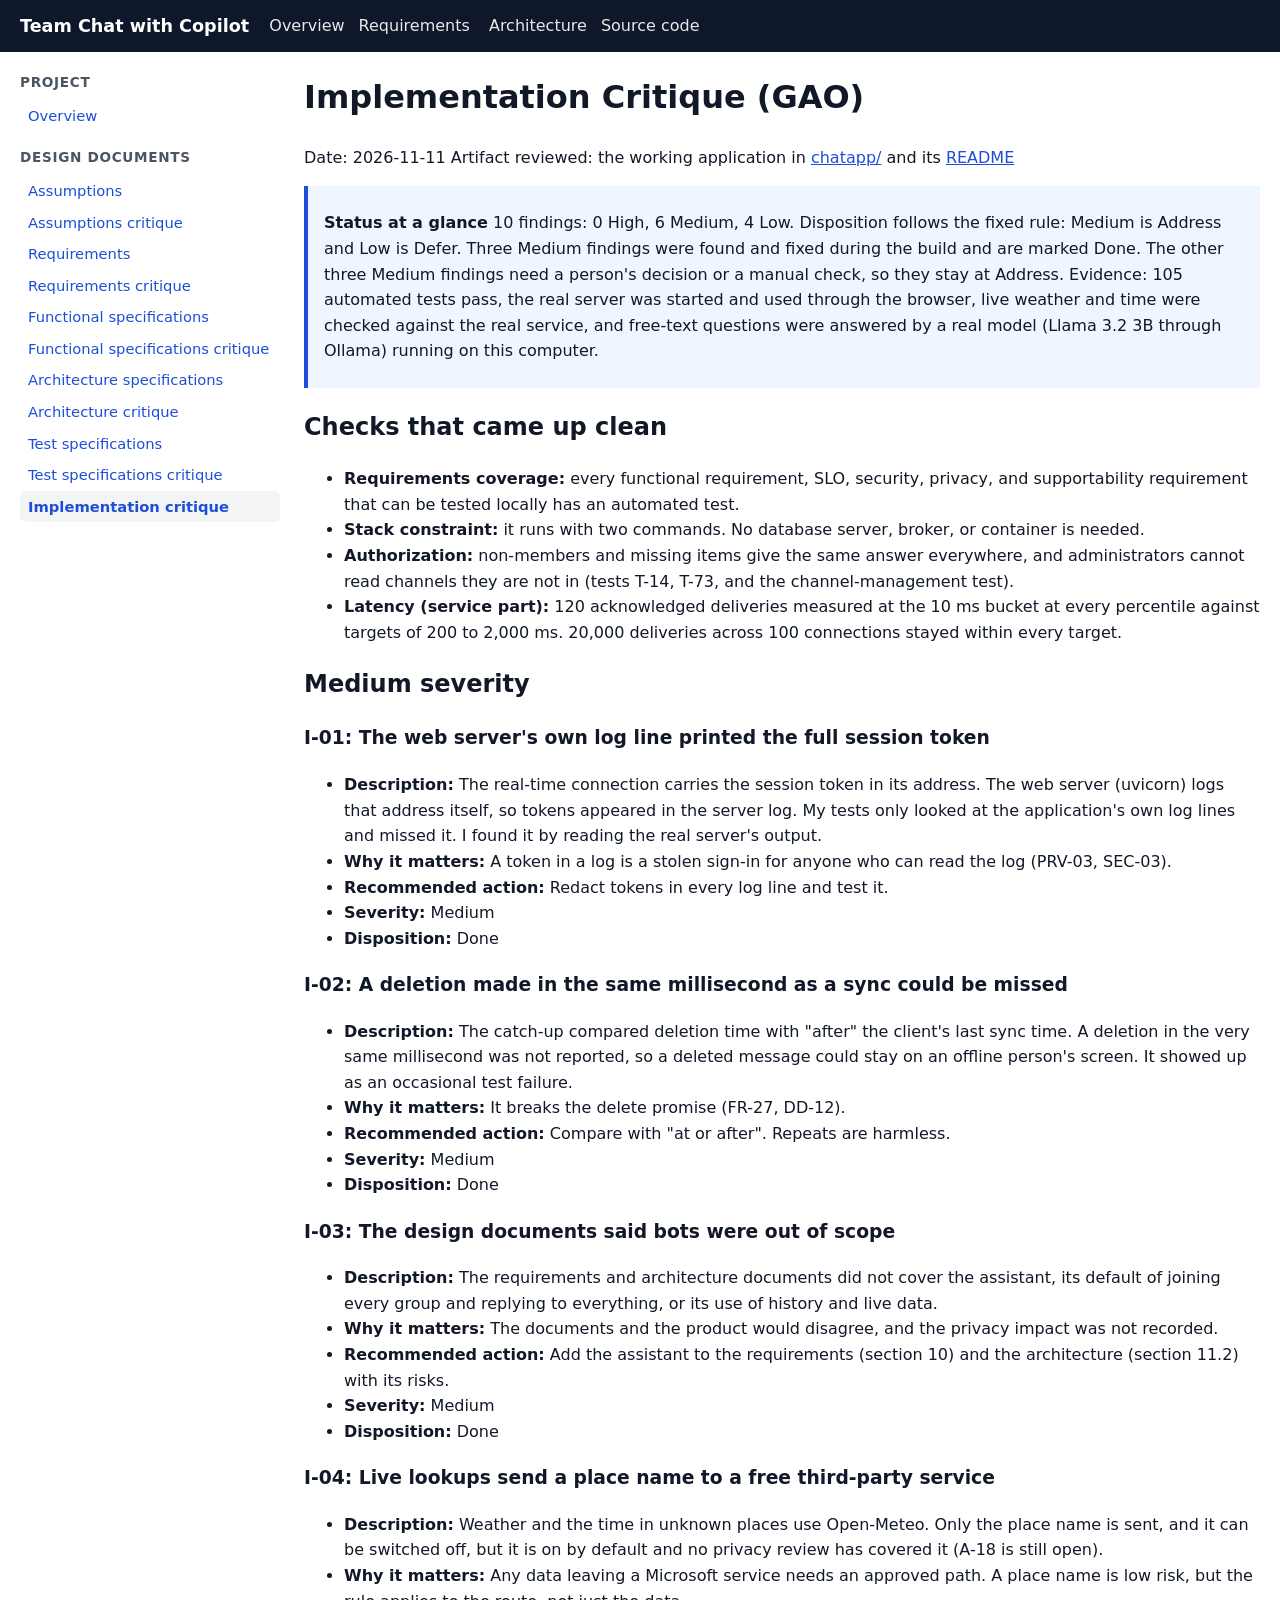
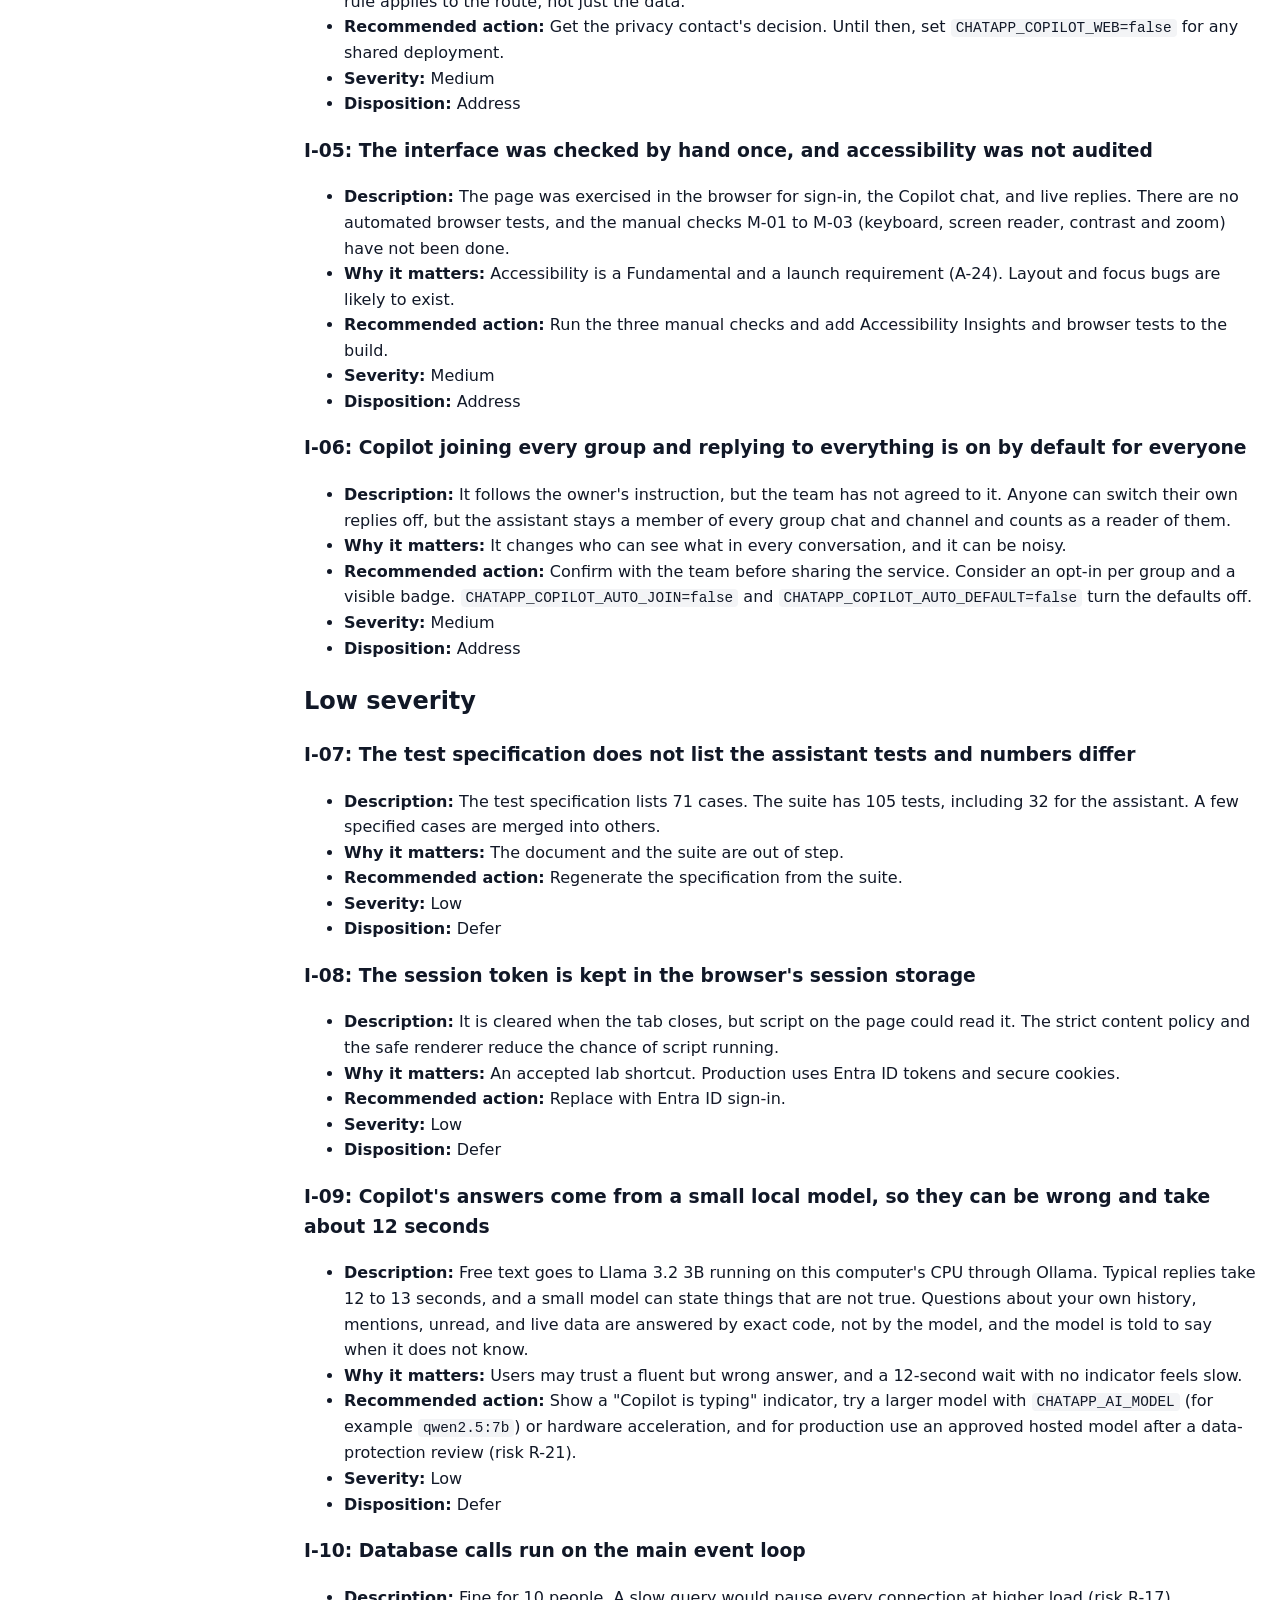
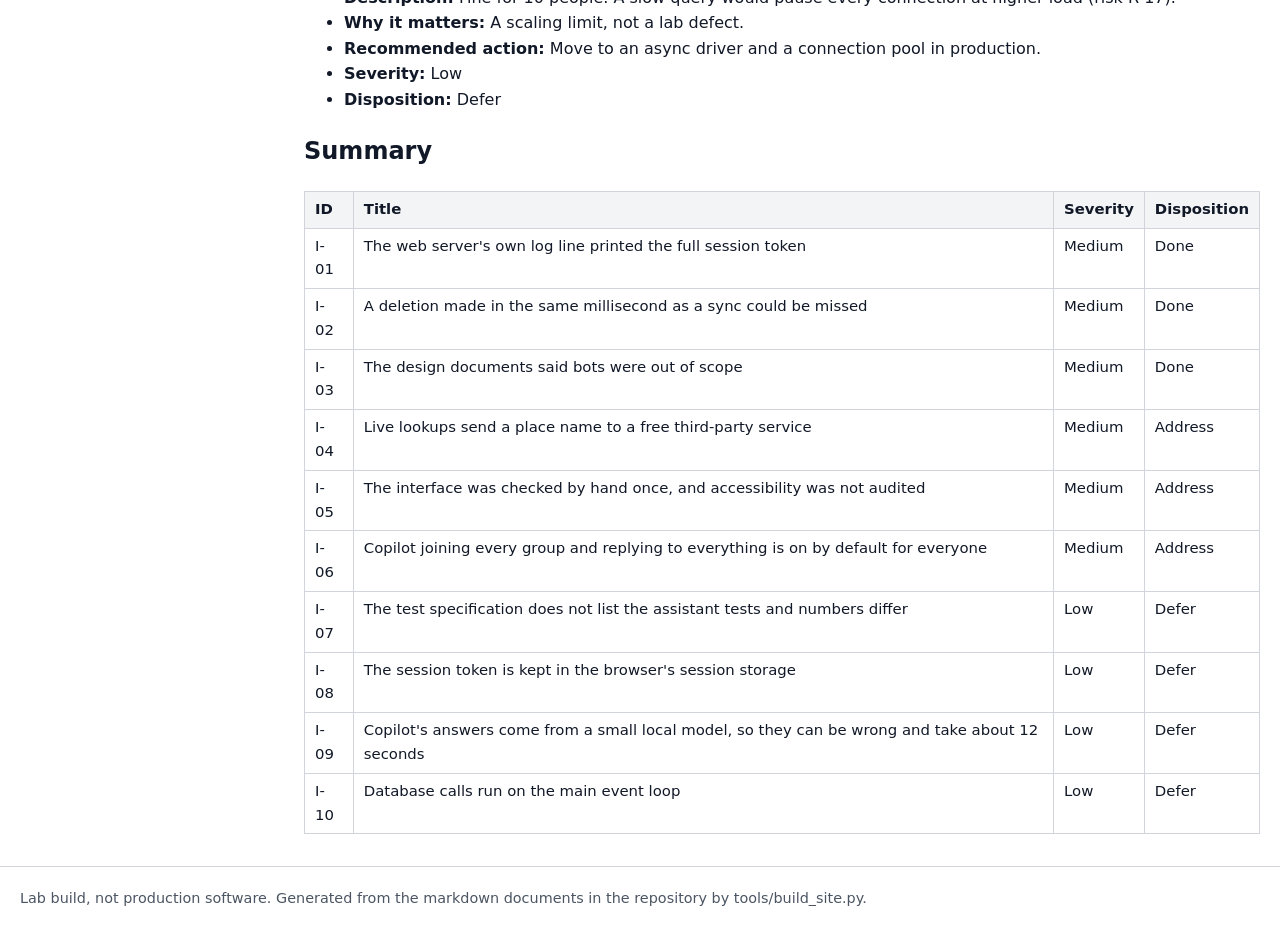
<file: docs/chatapp.implementation.gao.html>
<!doctype html>
<html lang="en"><head><meta charset="utf-8"><meta name="viewport" content="width=device-width,initial-scale=1">
<title>Implementation critique - Team Chat with Copilot</title><style>
:root{--text:#111827;--muted:#4b5563;--accent:#1d4ed8;--border:#d1d5db;--panel:#f3f4f6}
*{box-sizing:border-box}body{margin:0;font:16px/1.6 system-ui,"Segoe UI",sans-serif;color:var(--text)}
a{color:var(--accent)}a:focus-visible,button:focus-visible{outline:3px solid #f59e0b;outline-offset:2px}
.skip{position:absolute;left:-999px}.skip:focus{left:8px;top:8px;background:#000;color:#fff;padding:6px 10px}
header.site{background:#0f172a;color:#fff;padding:12px 20px;display:flex;gap:20px;align-items:center;flex-wrap:wrap}
header.site a{color:#fff;text-decoration:none}header.site .brand{font-weight:700;font-size:1.1rem}
header.site nav a{margin-right:14px;opacity:.9}header.site nav a:hover{text-decoration:underline}
.layout{display:grid;grid-template-columns:260px 1fr;gap:24px;max-width:1280px;margin:0 auto;padding:20px}
aside.side{font-size:.92rem;position:sticky;top:12px;align-self:start}
aside.side h2{font-size:.85rem;text-transform:uppercase;letter-spacing:.05em;color:var(--muted);margin:0 0 6px}
aside.side ul{list-style:none;margin:0 0 16px;padding:0}aside.side li a{display:block;padding:4px 8px;border-radius:6px;text-decoration:none}
aside.side li a[aria-current=page]{background:var(--panel);font-weight:700}
main{min-width:0}main h1{margin-top:0}
main table{border-collapse:collapse;display:block;overflow-x:auto;margin:12px 0}
main th,main td{border:1px solid var(--border);padding:6px 10px;vertical-align:top;font-size:.93rem}
main th{background:var(--panel);text-align:left}
main blockquote{margin:12px 0;padding:8px 16px;border-left:4px solid var(--accent);background:#eff6ff}
main code{background:var(--panel);padding:1px 5px;border-radius:4px;font-size:.9em}
main pre{background:#0f172a;color:#e5e7eb;padding:12px;border-radius:8px;overflow:auto}
main pre code{background:none;color:inherit;padding:0}
pre.mermaid{background:#fff;color:var(--text);border:1px solid var(--border);text-align:center}
.hero{background:linear-gradient(135deg,#0f172a,#1e3a8a);color:#fff;border-radius:14px;padding:32px;margin-bottom:24px}
.hero h1{color:#fff;font-size:2rem;margin:0 0 8px}.hero p{max-width:60ch;color:#dbeafe}
.hero a.btn{display:inline-block;background:#fff;color:#0f172a;padding:8px 16px;border-radius:8px;text-decoration:none;font-weight:600;margin:6px 8px 0 0}
.cards{display:grid;grid-template-columns:repeat(auto-fit,minmax(240px,1fr));gap:14px;margin:16px 0}
.card{border:1px solid var(--border);border-radius:10px;padding:14px 16px}.card h3{margin:0 0 6px;font-size:1.02rem}
.card p{margin:0;color:var(--muted);font-size:.93rem}
footer{max-width:1280px;margin:0 auto;padding:20px;color:var(--muted);font-size:.9rem;border-top:1px solid var(--border)}
@media(max-width:860px){.layout{grid-template-columns:1fr}aside.side{position:static}}
</style></head>
<body><a class="skip" href="#content">Skip to content</a>
<header class="site"><a class="brand" href="index.html">Team Chat with Copilot</a>
<nav aria-label="Main"><a href="index.html">Overview</a><a href="chatapp.requirements.html">Requirements</a>
<a href="chatapp.archspecs.html">Architecture</a><a href="https://github.com/RaghunathLaxmiPathi/team-chat-copilot">Source code</a></nav></header>
<div class="layout"><aside class="side" aria-label="Documents"><h2>Project</h2><ul><li><a href="index.html">Overview</a></li></ul><h2>Design documents</h2><ul><li><a href="chatapp.assumptions.html">Assumptions</a></li><li><a href="chatapp.assumptions.gao.html">Assumptions critique</a></li><li><a href="chatapp.requirements.html">Requirements</a></li><li><a href="chatapp.requirements.gao.html">Requirements critique</a></li><li><a href="chatapp.funcspecs.html">Functional specifications</a></li><li><a href="chatapp.funcspecs.gao.html">Functional specifications critique</a></li><li><a href="chatapp.archspecs.html">Architecture specifications</a></li><li><a href="chatapp.archspecs.gao.html">Architecture critique</a></li><li><a href="chatapp.testspecs.html">Test specifications</a></li><li><a href="chatapp.testspecs.gao.html">Test specifications critique</a></li><li><a href="chatapp.implementation.gao.html" aria-current="page">Implementation critique</a></li></ul></aside><main id="content"><h1 id="implementation-critique-gao">Implementation Critique (GAO)</h1>
<p>Date: 2026-11-11
Artifact reviewed: the working application in <a href="https://github.com/RaghunathLaxmiPathi/team-chat-copilot/tree/main/chatapp">chatapp/</a> and its <a href="https://github.com/RaghunathLaxmiPathi/team-chat-copilot/blob/main/chatapp/README.md">README</a></p>
<blockquote>
<p><strong>Status at a glance</strong>
10 findings: 0 High, 6 Medium, 4 Low. Disposition follows the fixed rule: Medium is Address and Low is Defer.
Three Medium findings were found and fixed during the build and are marked Done. The other three Medium findings need a person's decision or a manual check, so they stay at Address.
Evidence: 105 automated tests pass, the real server was started and used through the browser, live weather and time were checked against the real service, and free-text questions were answered by a real model (Llama 3.2 3B through Ollama) running on this computer.</p>
</blockquote>
<h2 id="checks-that-came-up-clean">Checks that came up clean</h2>
<ul>
<li><strong>Requirements coverage:</strong> every functional requirement, SLO, security, privacy, and supportability requirement that can be tested locally has an automated test.</li>
<li><strong>Stack constraint:</strong> it runs with two commands. No database server, broker, or container is needed.</li>
<li><strong>Authorization:</strong> non-members and missing items give the same answer everywhere, and administrators cannot read channels they are not in (tests T-14, T-73, and the channel-management test).</li>
<li><strong>Latency (service part):</strong> 120 acknowledged deliveries measured at the 10 ms bucket at every percentile against targets of 200 to 2,000 ms. 20,000 deliveries across 100 connections stayed within every target.</li>
</ul>
<h2 id="medium-severity">Medium severity</h2>
<h3 id="i-01-the-web-servers-own-log-line-printed-the-full-session-token">I-01: The web server's own log line printed the full session token</h3>
<ul>
<li><strong>Description:</strong> The real-time connection carries the session token in its address. The web server (uvicorn) logs that address itself, so tokens appeared in the server log. My tests only looked at the application's own log lines and missed it. I found it by reading the real server's output.</li>
<li><strong>Why it matters:</strong> A token in a log is a stolen sign-in for anyone who can read the log (PRV-03, SEC-03).</li>
<li><strong>Recommended action:</strong> Redact tokens in every log line and test it.</li>
<li><strong>Severity:</strong> Medium</li>
<li><strong>Disposition:</strong> Done</li>
</ul>
<h3 id="i-02-a-deletion-made-in-the-same-millisecond-as-a-sync-could-be-missed">I-02: A deletion made in the same millisecond as a sync could be missed</h3>
<ul>
<li><strong>Description:</strong> The catch-up compared deletion time with "after" the client's last sync time. A deletion in the very same millisecond was not reported, so a deleted message could stay on an offline person's screen. It showed up as an occasional test failure.</li>
<li><strong>Why it matters:</strong> It breaks the delete promise (FR-27, DD-12).</li>
<li><strong>Recommended action:</strong> Compare with "at or after". Repeats are harmless.</li>
<li><strong>Severity:</strong> Medium</li>
<li><strong>Disposition:</strong> Done</li>
</ul>
<h3 id="i-03-the-design-documents-said-bots-were-out-of-scope">I-03: The design documents said bots were out of scope</h3>
<ul>
<li><strong>Description:</strong> The requirements and architecture documents did not cover the assistant, its default of joining every group and replying to everything, or its use of history and live data.</li>
<li><strong>Why it matters:</strong> The documents and the product would disagree, and the privacy impact was not recorded.</li>
<li><strong>Recommended action:</strong> Add the assistant to the requirements (section 10) and the architecture (section 11.2) with its risks.</li>
<li><strong>Severity:</strong> Medium</li>
<li><strong>Disposition:</strong> Done</li>
</ul>
<h3 id="i-04-live-lookups-send-a-place-name-to-a-free-third-party-service">I-04: Live lookups send a place name to a free third-party service</h3>
<ul>
<li><strong>Description:</strong> Weather and the time in unknown places use Open-Meteo. Only the place name is sent, and it can be switched off, but it is on by default and no privacy review has covered it (A-18 is still open).</li>
<li><strong>Why it matters:</strong> Any data leaving a Microsoft service needs an approved path. A place name is low risk, but the rule applies to the route, not just the data.</li>
<li><strong>Recommended action:</strong> Get the privacy contact's decision. Until then, set <code>CHATAPP_COPILOT_WEB=false</code> for any shared deployment.</li>
<li><strong>Severity:</strong> Medium</li>
<li><strong>Disposition:</strong> Address</li>
</ul>
<h3 id="i-05-the-interface-was-checked-by-hand-once-and-accessibility-was-not-audited">I-05: The interface was checked by hand once, and accessibility was not audited</h3>
<ul>
<li><strong>Description:</strong> The page was exercised in the browser for sign-in, the Copilot chat, and live replies. There are no automated browser tests, and the manual checks M-01 to M-03 (keyboard, screen reader, contrast and zoom) have not been done.</li>
<li><strong>Why it matters:</strong> Accessibility is a Fundamental and a launch requirement (A-24). Layout and focus bugs are likely to exist.</li>
<li><strong>Recommended action:</strong> Run the three manual checks and add Accessibility Insights and browser tests to the build.</li>
<li><strong>Severity:</strong> Medium</li>
<li><strong>Disposition:</strong> Address</li>
</ul>
<h3 id="i-06-copilot-joining-every-group-and-replying-to-everything-is-on-by-default-for-everyone">I-06: Copilot joining every group and replying to everything is on by default for everyone</h3>
<ul>
<li><strong>Description:</strong> It follows the owner's instruction, but the team has not agreed to it. Anyone can switch their own replies off, but the assistant stays a member of every group chat and channel and counts as a reader of them.</li>
<li><strong>Why it matters:</strong> It changes who can see what in every conversation, and it can be noisy.</li>
<li><strong>Recommended action:</strong> Confirm with the team before sharing the service. Consider an opt-in per group and a visible badge. <code>CHATAPP_COPILOT_AUTO_JOIN=false</code> and <code>CHATAPP_COPILOT_AUTO_DEFAULT=false</code> turn the defaults off.</li>
<li><strong>Severity:</strong> Medium</li>
<li><strong>Disposition:</strong> Address</li>
</ul>
<h2 id="low-severity">Low severity</h2>
<h3 id="i-07-the-test-specification-does-not-list-the-assistant-tests-and-numbers-differ">I-07: The test specification does not list the assistant tests and numbers differ</h3>
<ul>
<li><strong>Description:</strong> The test specification lists 71 cases. The suite has 105 tests, including 32 for the assistant. A few specified cases are merged into others.</li>
<li><strong>Why it matters:</strong> The document and the suite are out of step.</li>
<li><strong>Recommended action:</strong> Regenerate the specification from the suite.</li>
<li><strong>Severity:</strong> Low</li>
<li><strong>Disposition:</strong> Defer</li>
</ul>
<h3 id="i-08-the-session-token-is-kept-in-the-browsers-session-storage">I-08: The session token is kept in the browser's session storage</h3>
<ul>
<li><strong>Description:</strong> It is cleared when the tab closes, but script on the page could read it. The strict content policy and the safe renderer reduce the chance of script running.</li>
<li><strong>Why it matters:</strong> An accepted lab shortcut. Production uses Entra ID tokens and secure cookies.</li>
<li><strong>Recommended action:</strong> Replace with Entra ID sign-in.</li>
<li><strong>Severity:</strong> Low</li>
<li><strong>Disposition:</strong> Defer</li>
</ul>
<h3 id="i-09-copilots-answers-come-from-a-small-local-model-so-they-can-be-wrong-and-take-about-12-seconds">I-09: Copilot's answers come from a small local model, so they can be wrong and take about 12 seconds</h3>
<ul>
<li><strong>Description:</strong> Free text goes to Llama 3.2 3B running on this computer's CPU through Ollama. Typical replies take 12 to 13 seconds, and a small model can state things that are not true. Questions about your own history, mentions, unread, and live data are answered by exact code, not by the model, and the model is told to say when it does not know.</li>
<li><strong>Why it matters:</strong> Users may trust a fluent but wrong answer, and a 12-second wait with no indicator feels slow.</li>
<li><strong>Recommended action:</strong> Show a "Copilot is typing" indicator, try a larger model with <code>CHATAPP_AI_MODEL</code> (for example <code>qwen2.5:7b</code>) or hardware acceleration, and for production use an approved hosted model after a data-protection review (risk R-21).</li>
<li><strong>Severity:</strong> Low</li>
<li><strong>Disposition:</strong> Defer</li>
</ul>
<h3 id="i-10-database-calls-run-on-the-main-event-loop">I-10: Database calls run on the main event loop</h3>
<ul>
<li><strong>Description:</strong> Fine for 10 people. A slow query would pause every connection at higher load (risk R-17).</li>
<li><strong>Why it matters:</strong> A scaling limit, not a lab defect.</li>
<li><strong>Recommended action:</strong> Move to an async driver and a connection pool in production.</li>
<li><strong>Severity:</strong> Low</li>
<li><strong>Disposition:</strong> Defer</li>
</ul>
<h2 id="summary">Summary</h2>
<table>
<thead>
<tr>
<th>ID</th>
<th>Title</th>
<th>Severity</th>
<th>Disposition</th>
</tr>
</thead>
<tbody>
<tr>
<td>I-01</td>
<td>The web server's own log line printed the full session token</td>
<td>Medium</td>
<td>Done</td>
</tr>
<tr>
<td>I-02</td>
<td>A deletion made in the same millisecond as a sync could be missed</td>
<td>Medium</td>
<td>Done</td>
</tr>
<tr>
<td>I-03</td>
<td>The design documents said bots were out of scope</td>
<td>Medium</td>
<td>Done</td>
</tr>
<tr>
<td>I-04</td>
<td>Live lookups send a place name to a free third-party service</td>
<td>Medium</td>
<td>Address</td>
</tr>
<tr>
<td>I-05</td>
<td>The interface was checked by hand once, and accessibility was not audited</td>
<td>Medium</td>
<td>Address</td>
</tr>
<tr>
<td>I-06</td>
<td>Copilot joining every group and replying to everything is on by default for everyone</td>
<td>Medium</td>
<td>Address</td>
</tr>
<tr>
<td>I-07</td>
<td>The test specification does not list the assistant tests and numbers differ</td>
<td>Low</td>
<td>Defer</td>
</tr>
<tr>
<td>I-08</td>
<td>The session token is kept in the browser's session storage</td>
<td>Low</td>
<td>Defer</td>
</tr>
<tr>
<td>I-09</td>
<td>Copilot's answers come from a small local model, so they can be wrong and take about 12 seconds</td>
<td>Low</td>
<td>Defer</td>
</tr>
<tr>
<td>I-10</td>
<td>Database calls run on the main event loop</td>
<td>Low</td>
<td>Defer</td>
</tr>
</tbody>
</table></main></div>
<footer>Lab build, not production software. Generated from the markdown documents in the repository by tools/build_site.py.</footer>
</body></html>
</file>
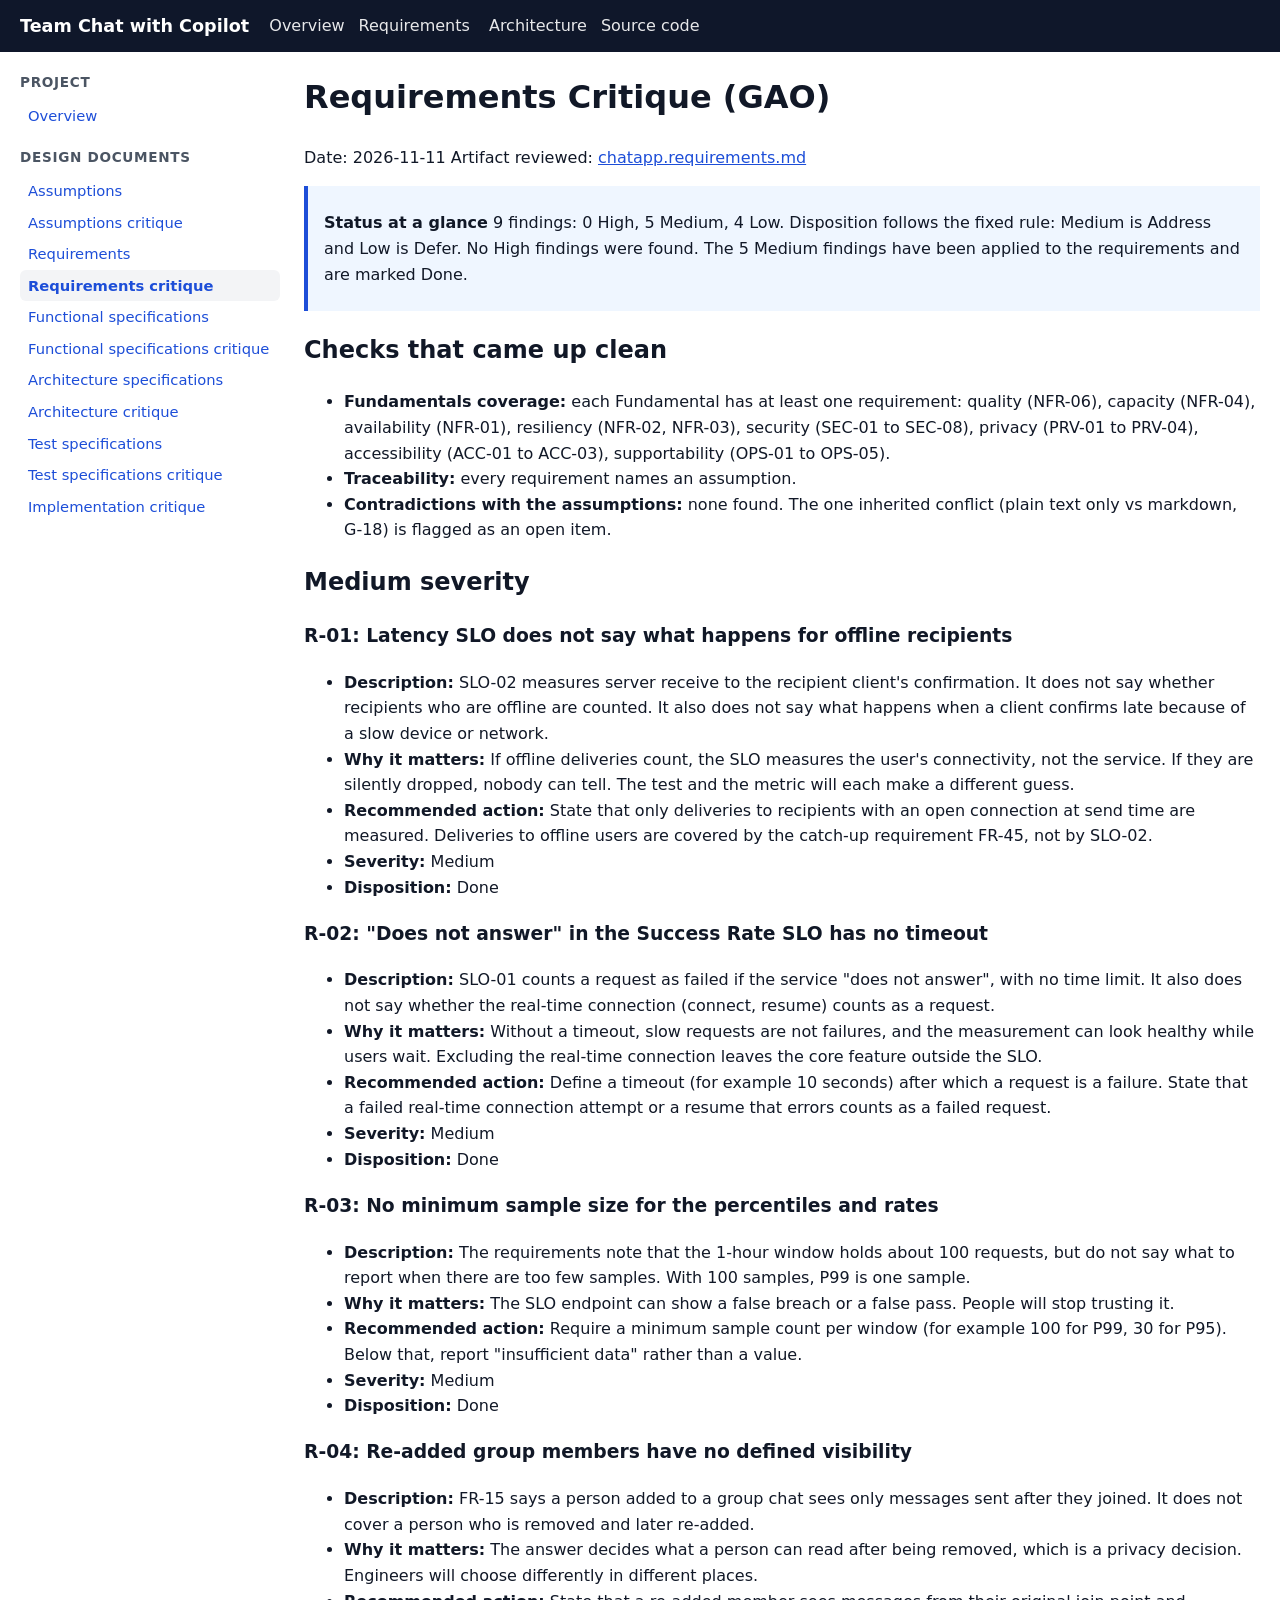
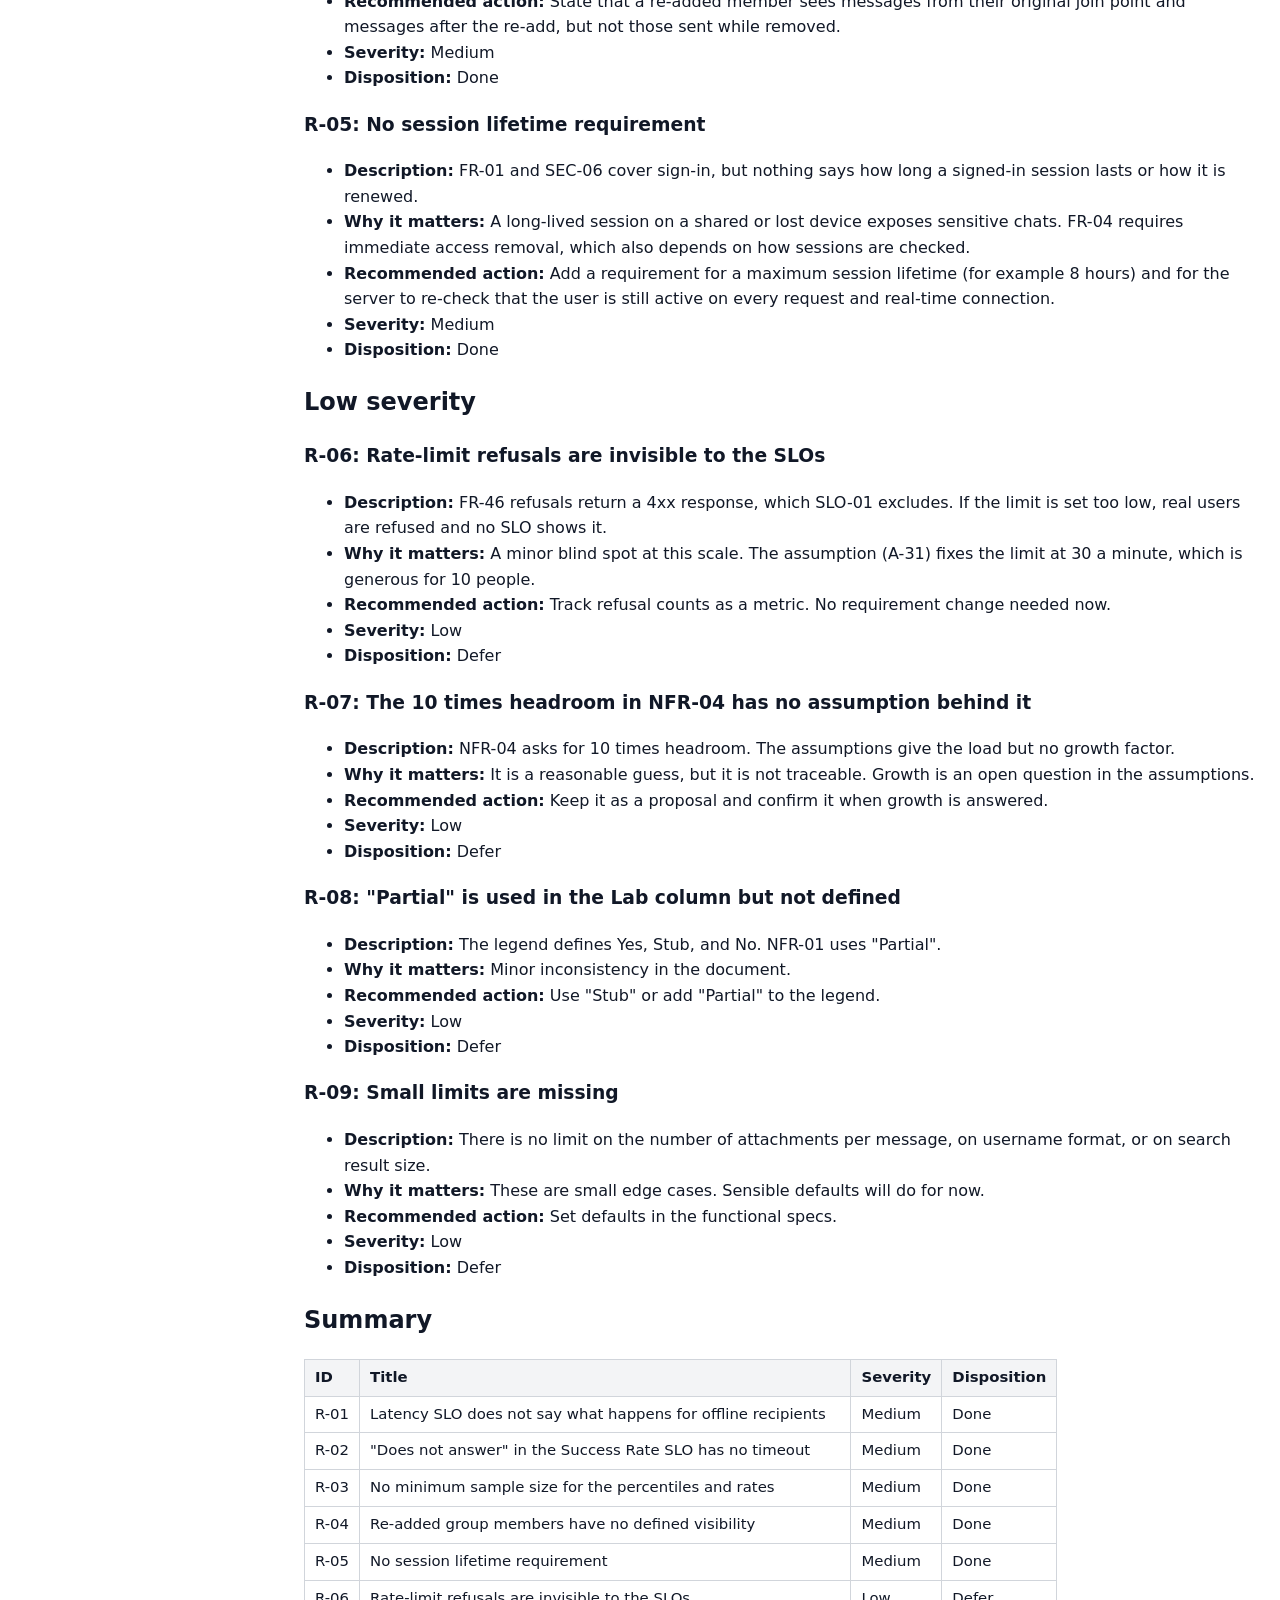
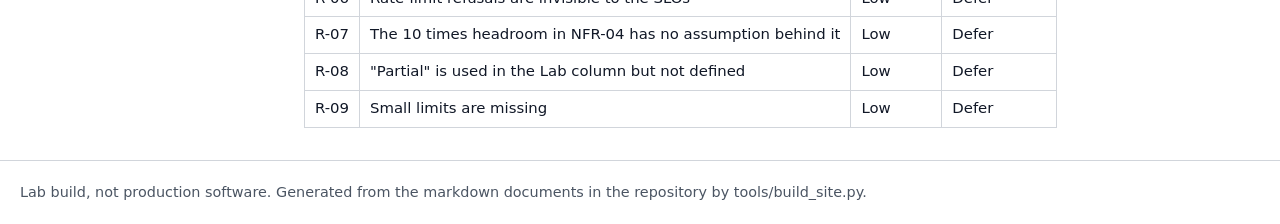
<file: docs/chatapp.requirements.gao.html>
<!doctype html>
<html lang="en"><head><meta charset="utf-8"><meta name="viewport" content="width=device-width,initial-scale=1">
<title>Requirements critique - Team Chat with Copilot</title><style>
:root{--text:#111827;--muted:#4b5563;--accent:#1d4ed8;--border:#d1d5db;--panel:#f3f4f6}
*{box-sizing:border-box}body{margin:0;font:16px/1.6 system-ui,"Segoe UI",sans-serif;color:var(--text)}
a{color:var(--accent)}a:focus-visible,button:focus-visible{outline:3px solid #f59e0b;outline-offset:2px}
.skip{position:absolute;left:-999px}.skip:focus{left:8px;top:8px;background:#000;color:#fff;padding:6px 10px}
header.site{background:#0f172a;color:#fff;padding:12px 20px;display:flex;gap:20px;align-items:center;flex-wrap:wrap}
header.site a{color:#fff;text-decoration:none}header.site .brand{font-weight:700;font-size:1.1rem}
header.site nav a{margin-right:14px;opacity:.9}header.site nav a:hover{text-decoration:underline}
.layout{display:grid;grid-template-columns:260px 1fr;gap:24px;max-width:1280px;margin:0 auto;padding:20px}
aside.side{font-size:.92rem;position:sticky;top:12px;align-self:start}
aside.side h2{font-size:.85rem;text-transform:uppercase;letter-spacing:.05em;color:var(--muted);margin:0 0 6px}
aside.side ul{list-style:none;margin:0 0 16px;padding:0}aside.side li a{display:block;padding:4px 8px;border-radius:6px;text-decoration:none}
aside.side li a[aria-current=page]{background:var(--panel);font-weight:700}
main{min-width:0}main h1{margin-top:0}
main table{border-collapse:collapse;display:block;overflow-x:auto;margin:12px 0}
main th,main td{border:1px solid var(--border);padding:6px 10px;vertical-align:top;font-size:.93rem}
main th{background:var(--panel);text-align:left}
main blockquote{margin:12px 0;padding:8px 16px;border-left:4px solid var(--accent);background:#eff6ff}
main code{background:var(--panel);padding:1px 5px;border-radius:4px;font-size:.9em}
main pre{background:#0f172a;color:#e5e7eb;padding:12px;border-radius:8px;overflow:auto}
main pre code{background:none;color:inherit;padding:0}
pre.mermaid{background:#fff;color:var(--text);border:1px solid var(--border);text-align:center}
.hero{background:linear-gradient(135deg,#0f172a,#1e3a8a);color:#fff;border-radius:14px;padding:32px;margin-bottom:24px}
.hero h1{color:#fff;font-size:2rem;margin:0 0 8px}.hero p{max-width:60ch;color:#dbeafe}
.hero a.btn{display:inline-block;background:#fff;color:#0f172a;padding:8px 16px;border-radius:8px;text-decoration:none;font-weight:600;margin:6px 8px 0 0}
.cards{display:grid;grid-template-columns:repeat(auto-fit,minmax(240px,1fr));gap:14px;margin:16px 0}
.card{border:1px solid var(--border);border-radius:10px;padding:14px 16px}.card h3{margin:0 0 6px;font-size:1.02rem}
.card p{margin:0;color:var(--muted);font-size:.93rem}
footer{max-width:1280px;margin:0 auto;padding:20px;color:var(--muted);font-size:.9rem;border-top:1px solid var(--border)}
@media(max-width:860px){.layout{grid-template-columns:1fr}aside.side{position:static}}
</style></head>
<body><a class="skip" href="#content">Skip to content</a>
<header class="site"><a class="brand" href="index.html">Team Chat with Copilot</a>
<nav aria-label="Main"><a href="index.html">Overview</a><a href="chatapp.requirements.html">Requirements</a>
<a href="chatapp.archspecs.html">Architecture</a><a href="https://github.com/RaghunathLaxmiPathi/team-chat-copilot">Source code</a></nav></header>
<div class="layout"><aside class="side" aria-label="Documents"><h2>Project</h2><ul><li><a href="index.html">Overview</a></li></ul><h2>Design documents</h2><ul><li><a href="chatapp.assumptions.html">Assumptions</a></li><li><a href="chatapp.assumptions.gao.html">Assumptions critique</a></li><li><a href="chatapp.requirements.html">Requirements</a></li><li><a href="chatapp.requirements.gao.html" aria-current="page">Requirements critique</a></li><li><a href="chatapp.funcspecs.html">Functional specifications</a></li><li><a href="chatapp.funcspecs.gao.html">Functional specifications critique</a></li><li><a href="chatapp.archspecs.html">Architecture specifications</a></li><li><a href="chatapp.archspecs.gao.html">Architecture critique</a></li><li><a href="chatapp.testspecs.html">Test specifications</a></li><li><a href="chatapp.testspecs.gao.html">Test specifications critique</a></li><li><a href="chatapp.implementation.gao.html">Implementation critique</a></li></ul></aside><main id="content"><h1 id="requirements-critique-gao">Requirements Critique (GAO)</h1>
<p>Date: 2026-11-11
Artifact reviewed: <a href="chatapp.requirements.html">chatapp.requirements.md</a></p>
<blockquote>
<p><strong>Status at a glance</strong>
9 findings: 0 High, 5 Medium, 4 Low. Disposition follows the fixed rule: Medium is Address and Low is Defer. No High findings were found. The 5 Medium findings have been applied to the requirements and are marked Done.</p>
</blockquote>
<h2 id="checks-that-came-up-clean">Checks that came up clean</h2>
<ul>
<li><strong>Fundamentals coverage:</strong> each Fundamental has at least one requirement: quality (NFR-06), capacity (NFR-04), availability (NFR-01), resiliency (NFR-02, NFR-03), security (SEC-01 to SEC-08), privacy (PRV-01 to PRV-04), accessibility (ACC-01 to ACC-03), supportability (OPS-01 to OPS-05).</li>
<li><strong>Traceability:</strong> every requirement names an assumption.</li>
<li><strong>Contradictions with the assumptions:</strong> none found. The one inherited conflict (plain text only vs markdown, G-18) is flagged as an open item.</li>
</ul>
<h2 id="medium-severity">Medium severity</h2>
<h3 id="r-01-latency-slo-does-not-say-what-happens-for-offline-recipients">R-01: Latency SLO does not say what happens for offline recipients</h3>
<ul>
<li><strong>Description:</strong> SLO-02 measures server receive to the recipient client's confirmation. It does not say whether recipients who are offline are counted. It also does not say what happens when a client confirms late because of a slow device or network.</li>
<li><strong>Why it matters:</strong> If offline deliveries count, the SLO measures the user's connectivity, not the service. If they are silently dropped, nobody can tell. The test and the metric will each make a different guess.</li>
<li><strong>Recommended action:</strong> State that only deliveries to recipients with an open connection at send time are measured. Deliveries to offline users are covered by the catch-up requirement FR-45, not by SLO-02.</li>
<li><strong>Severity:</strong> Medium</li>
<li><strong>Disposition:</strong> Done</li>
</ul>
<h3 id="r-02-does-not-answer-in-the-success-rate-slo-has-no-timeout">R-02: "Does not answer" in the Success Rate SLO has no timeout</h3>
<ul>
<li><strong>Description:</strong> SLO-01 counts a request as failed if the service "does not answer", with no time limit. It also does not say whether the real-time connection (connect, resume) counts as a request.</li>
<li><strong>Why it matters:</strong> Without a timeout, slow requests are not failures, and the measurement can look healthy while users wait. Excluding the real-time connection leaves the core feature outside the SLO.</li>
<li><strong>Recommended action:</strong> Define a timeout (for example 10 seconds) after which a request is a failure. State that a failed real-time connection attempt or a resume that errors counts as a failed request.</li>
<li><strong>Severity:</strong> Medium</li>
<li><strong>Disposition:</strong> Done</li>
</ul>
<h3 id="r-03-no-minimum-sample-size-for-the-percentiles-and-rates">R-03: No minimum sample size for the percentiles and rates</h3>
<ul>
<li><strong>Description:</strong> The requirements note that the 1-hour window holds about 100 requests, but do not say what to report when there are too few samples. With 100 samples, P99 is one sample.</li>
<li><strong>Why it matters:</strong> The SLO endpoint can show a false breach or a false pass. People will stop trusting it.</li>
<li><strong>Recommended action:</strong> Require a minimum sample count per window (for example 100 for P99, 30 for P95). Below that, report "insufficient data" rather than a value.</li>
<li><strong>Severity:</strong> Medium</li>
<li><strong>Disposition:</strong> Done</li>
</ul>
<h3 id="r-04-re-added-group-members-have-no-defined-visibility">R-04: Re-added group members have no defined visibility</h3>
<ul>
<li><strong>Description:</strong> FR-15 says a person added to a group chat sees only messages sent after they joined. It does not cover a person who is removed and later re-added.</li>
<li><strong>Why it matters:</strong> The answer decides what a person can read after being removed, which is a privacy decision. Engineers will choose differently in different places.</li>
<li><strong>Recommended action:</strong> State that a re-added member sees messages from their original join point and messages after the re-add, but not those sent while removed.</li>
<li><strong>Severity:</strong> Medium</li>
<li><strong>Disposition:</strong> Done</li>
</ul>
<h3 id="r-05-no-session-lifetime-requirement">R-05: No session lifetime requirement</h3>
<ul>
<li><strong>Description:</strong> FR-01 and SEC-06 cover sign-in, but nothing says how long a signed-in session lasts or how it is renewed.</li>
<li><strong>Why it matters:</strong> A long-lived session on a shared or lost device exposes sensitive chats. FR-04 requires immediate access removal, which also depends on how sessions are checked.</li>
<li><strong>Recommended action:</strong> Add a requirement for a maximum session lifetime (for example 8 hours) and for the server to re-check that the user is still active on every request and real-time connection.</li>
<li><strong>Severity:</strong> Medium</li>
<li><strong>Disposition:</strong> Done</li>
</ul>
<h2 id="low-severity">Low severity</h2>
<h3 id="r-06-rate-limit-refusals-are-invisible-to-the-slos">R-06: Rate-limit refusals are invisible to the SLOs</h3>
<ul>
<li><strong>Description:</strong> FR-46 refusals return a 4xx response, which SLO-01 excludes. If the limit is set too low, real users are refused and no SLO shows it.</li>
<li><strong>Why it matters:</strong> A minor blind spot at this scale. The assumption (A-31) fixes the limit at 30 a minute, which is generous for 10 people.</li>
<li><strong>Recommended action:</strong> Track refusal counts as a metric. No requirement change needed now.</li>
<li><strong>Severity:</strong> Low</li>
<li><strong>Disposition:</strong> Defer</li>
</ul>
<h3 id="r-07-the-10-times-headroom-in-nfr-04-has-no-assumption-behind-it">R-07: The 10 times headroom in NFR-04 has no assumption behind it</h3>
<ul>
<li><strong>Description:</strong> NFR-04 asks for 10 times headroom. The assumptions give the load but no growth factor.</li>
<li><strong>Why it matters:</strong> It is a reasonable guess, but it is not traceable. Growth is an open question in the assumptions.</li>
<li><strong>Recommended action:</strong> Keep it as a proposal and confirm it when growth is answered.</li>
<li><strong>Severity:</strong> Low</li>
<li><strong>Disposition:</strong> Defer</li>
</ul>
<h3 id="r-08-partial-is-used-in-the-lab-column-but-not-defined">R-08: "Partial" is used in the Lab column but not defined</h3>
<ul>
<li><strong>Description:</strong> The legend defines Yes, Stub, and No. NFR-01 uses "Partial".</li>
<li><strong>Why it matters:</strong> Minor inconsistency in the document.</li>
<li><strong>Recommended action:</strong> Use "Stub" or add "Partial" to the legend.</li>
<li><strong>Severity:</strong> Low</li>
<li><strong>Disposition:</strong> Defer</li>
</ul>
<h3 id="r-09-small-limits-are-missing">R-09: Small limits are missing</h3>
<ul>
<li><strong>Description:</strong> There is no limit on the number of attachments per message, on username format, or on search result size.</li>
<li><strong>Why it matters:</strong> These are small edge cases. Sensible defaults will do for now.</li>
<li><strong>Recommended action:</strong> Set defaults in the functional specs.</li>
<li><strong>Severity:</strong> Low</li>
<li><strong>Disposition:</strong> Defer</li>
</ul>
<h2 id="summary">Summary</h2>
<table>
<thead>
<tr>
<th>ID</th>
<th>Title</th>
<th>Severity</th>
<th>Disposition</th>
</tr>
</thead>
<tbody>
<tr>
<td>R-01</td>
<td>Latency SLO does not say what happens for offline recipients</td>
<td>Medium</td>
<td>Done</td>
</tr>
<tr>
<td>R-02</td>
<td>"Does not answer" in the Success Rate SLO has no timeout</td>
<td>Medium</td>
<td>Done</td>
</tr>
<tr>
<td>R-03</td>
<td>No minimum sample size for the percentiles and rates</td>
<td>Medium</td>
<td>Done</td>
</tr>
<tr>
<td>R-04</td>
<td>Re-added group members have no defined visibility</td>
<td>Medium</td>
<td>Done</td>
</tr>
<tr>
<td>R-05</td>
<td>No session lifetime requirement</td>
<td>Medium</td>
<td>Done</td>
</tr>
<tr>
<td>R-06</td>
<td>Rate-limit refusals are invisible to the SLOs</td>
<td>Low</td>
<td>Defer</td>
</tr>
<tr>
<td>R-07</td>
<td>The 10 times headroom in NFR-04 has no assumption behind it</td>
<td>Low</td>
<td>Defer</td>
</tr>
<tr>
<td>R-08</td>
<td>"Partial" is used in the Lab column but not defined</td>
<td>Low</td>
<td>Defer</td>
</tr>
<tr>
<td>R-09</td>
<td>Small limits are missing</td>
<td>Low</td>
<td>Defer</td>
</tr>
</tbody>
</table></main></div>
<footer>Lab build, not production software. Generated from the markdown documents in the repository by tools/build_site.py.</footer>
</body></html>
</file>
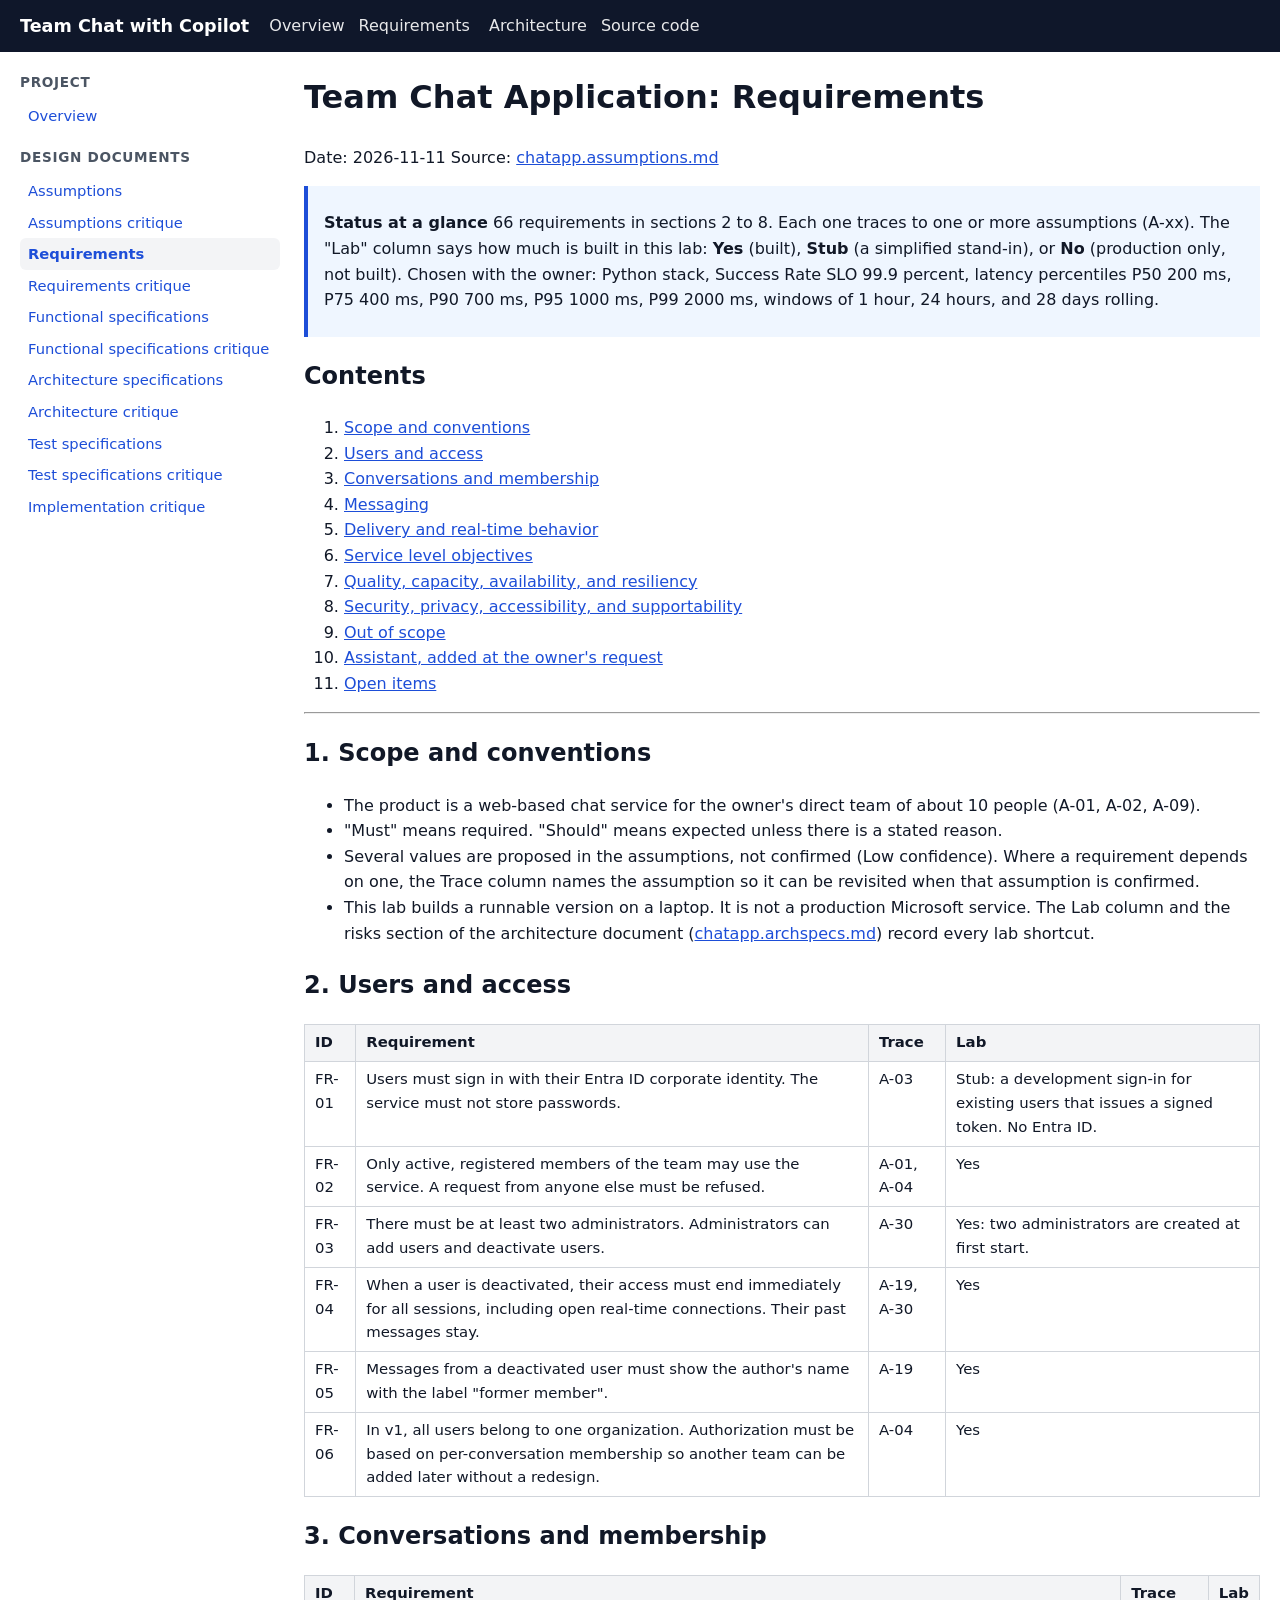
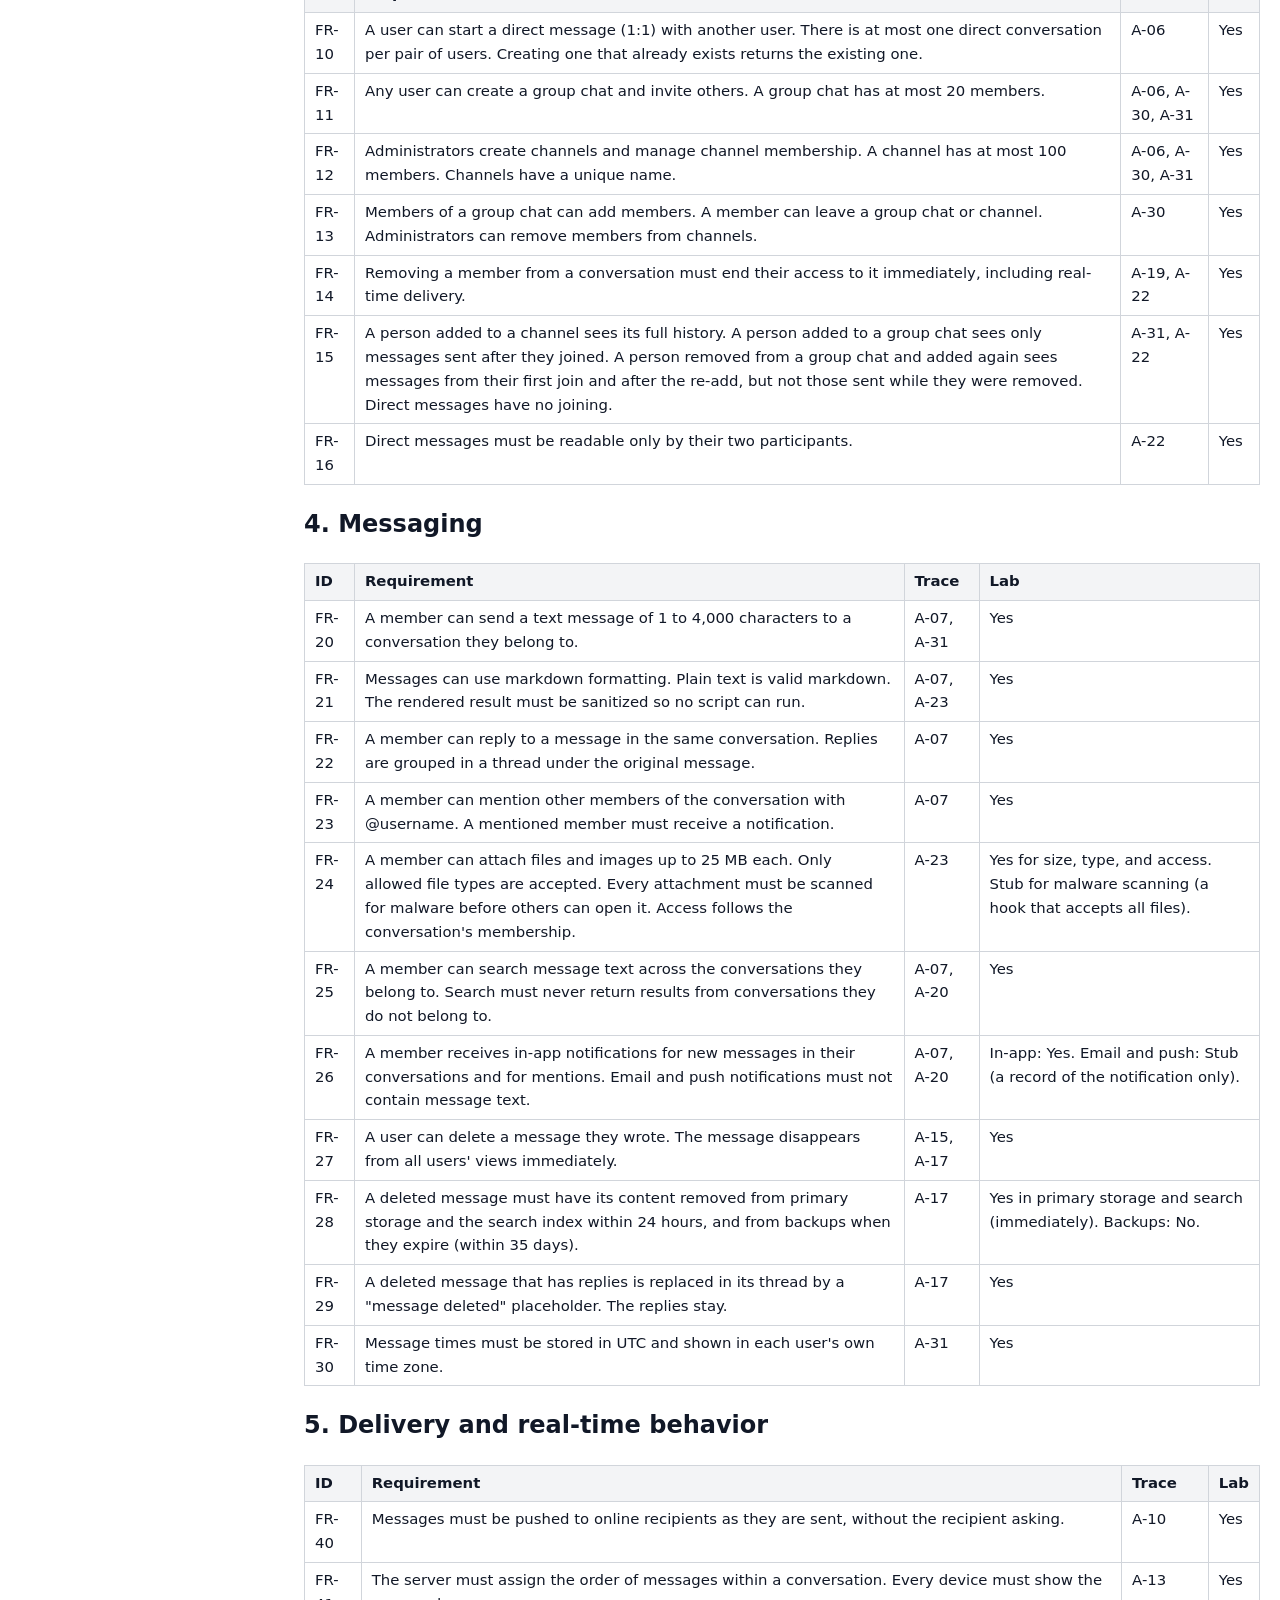
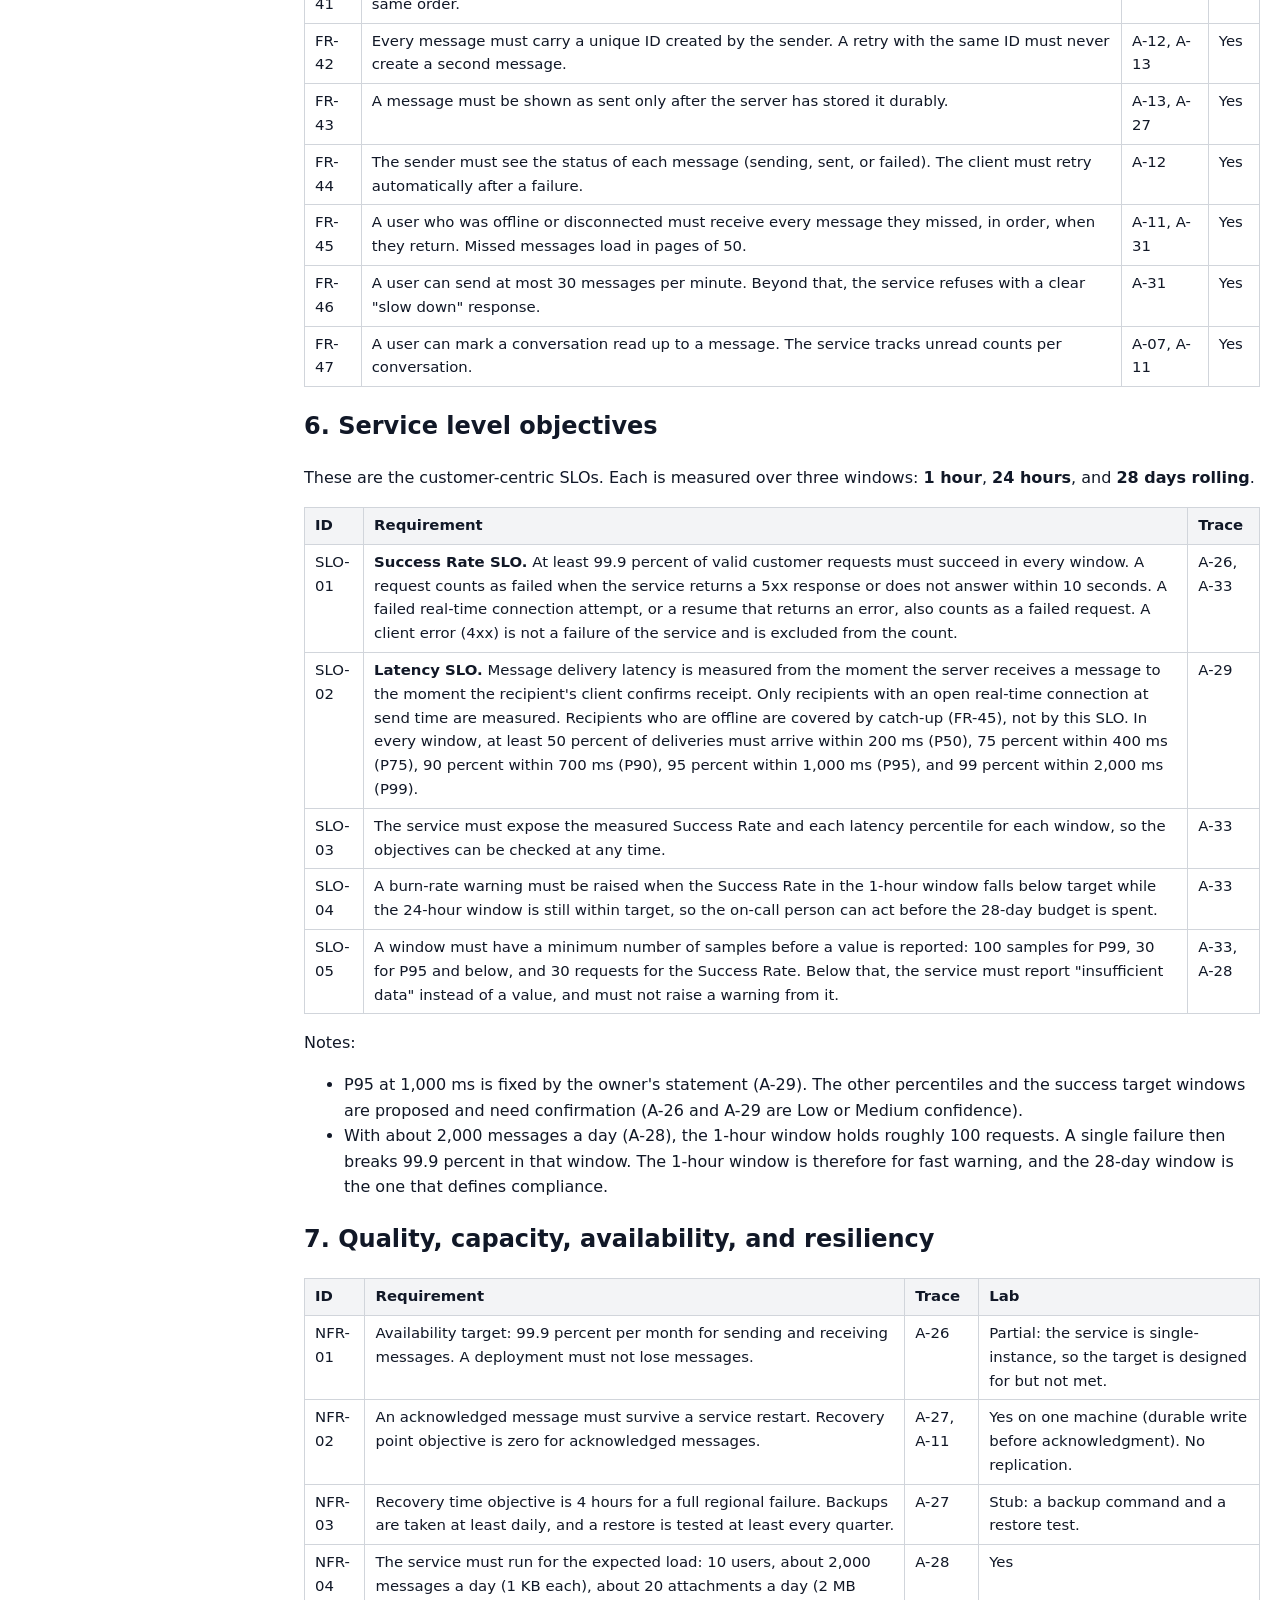
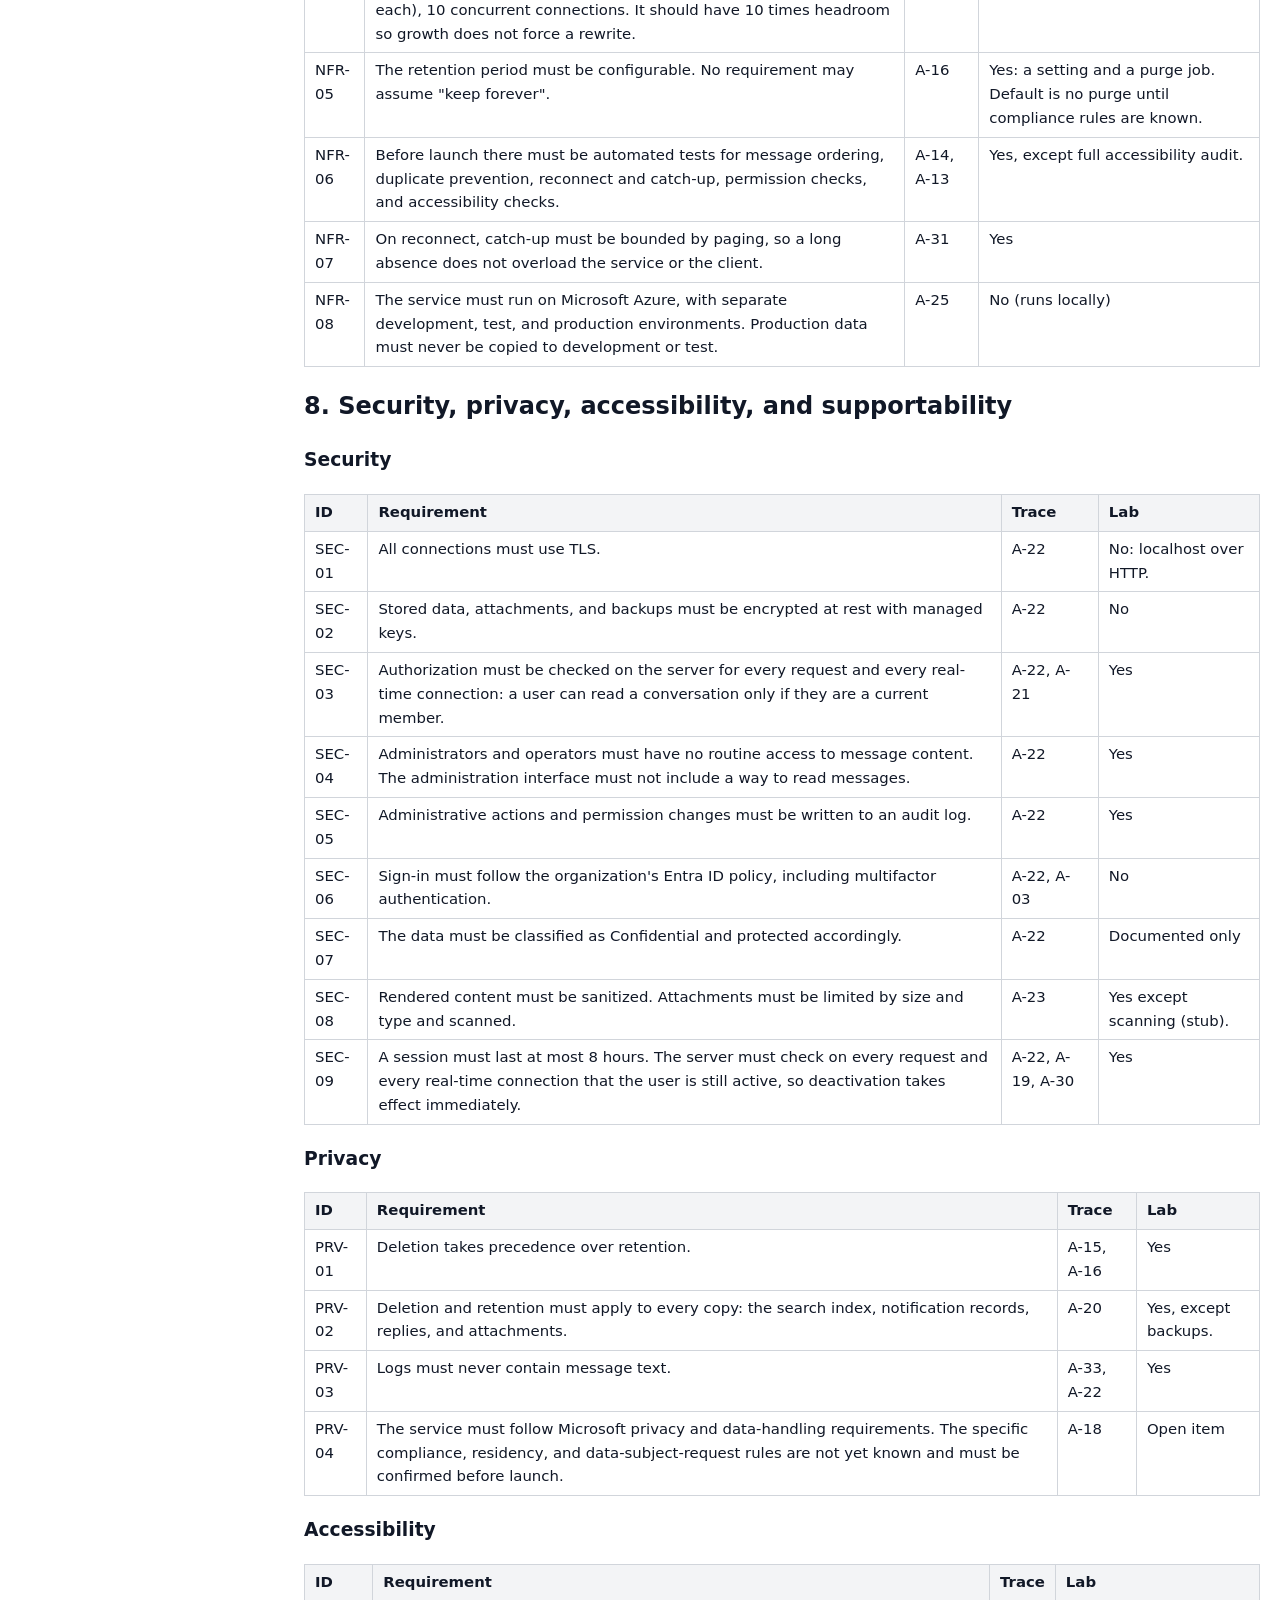
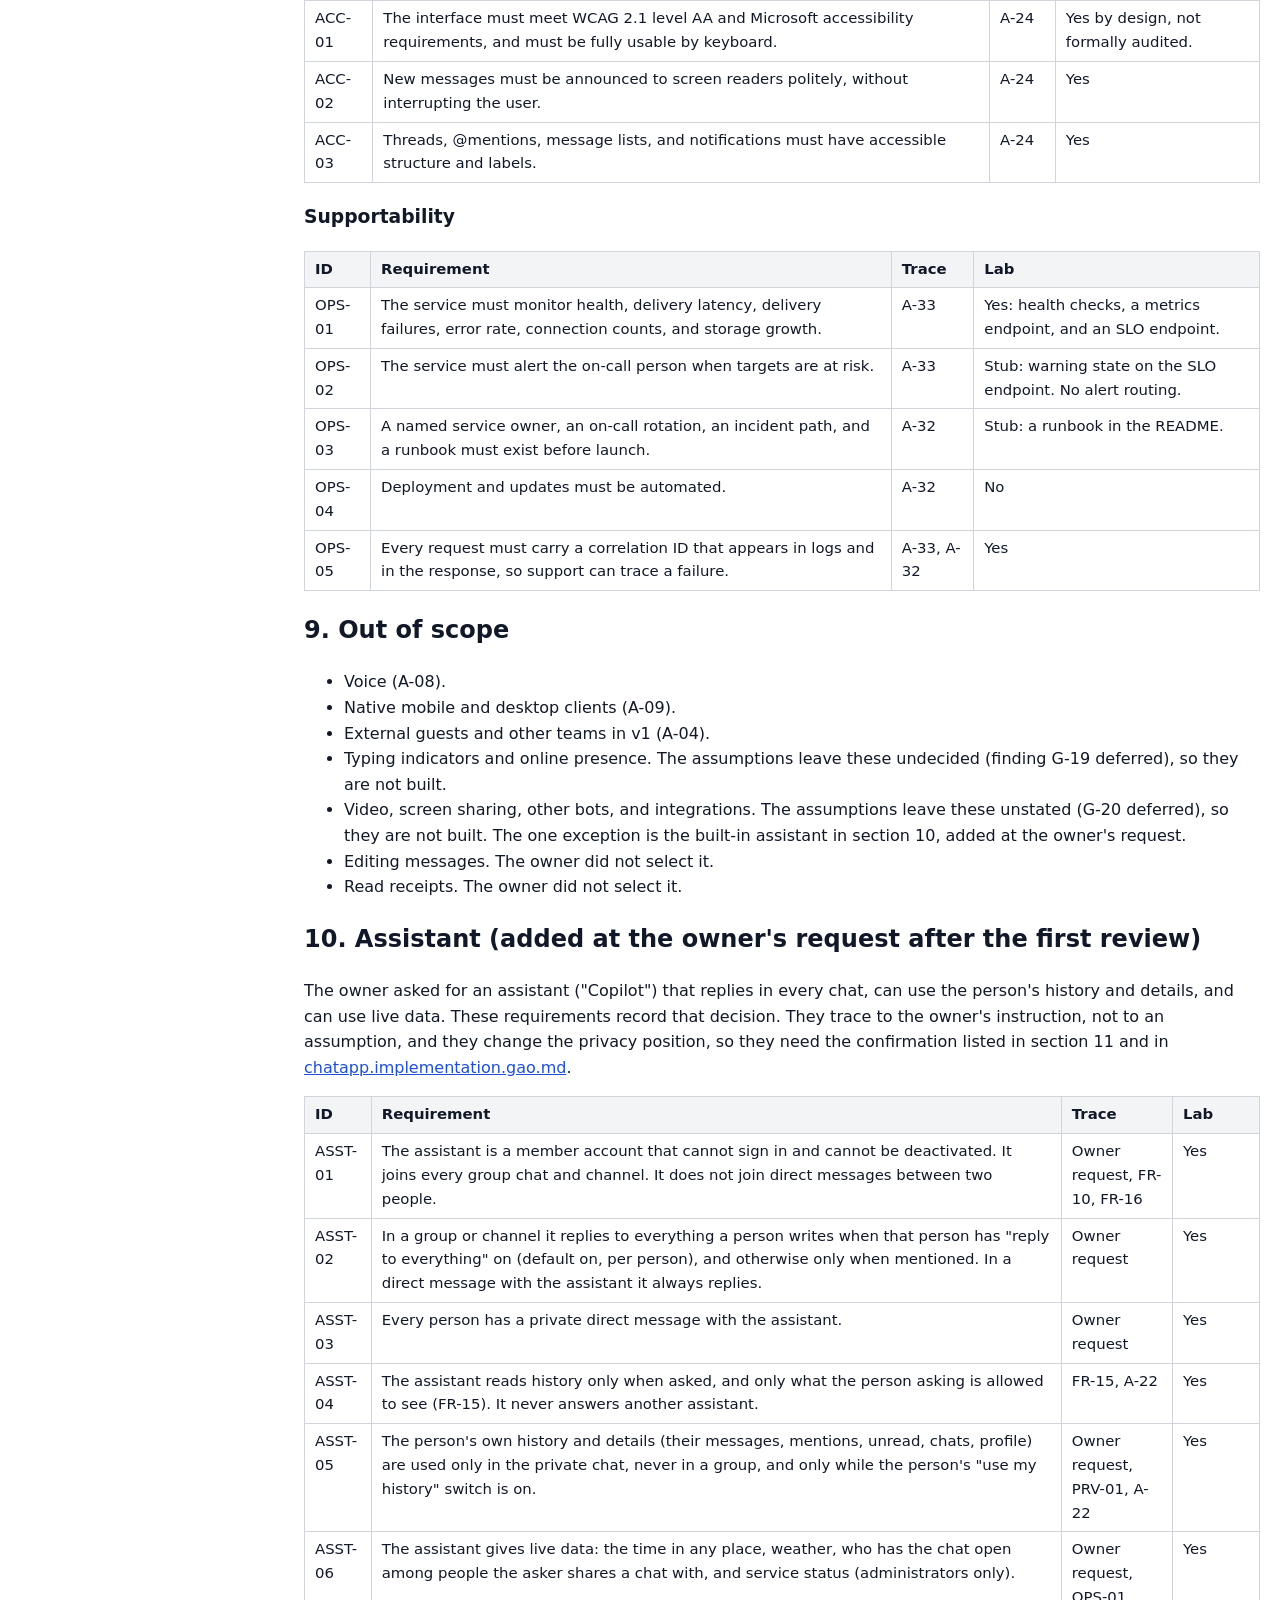
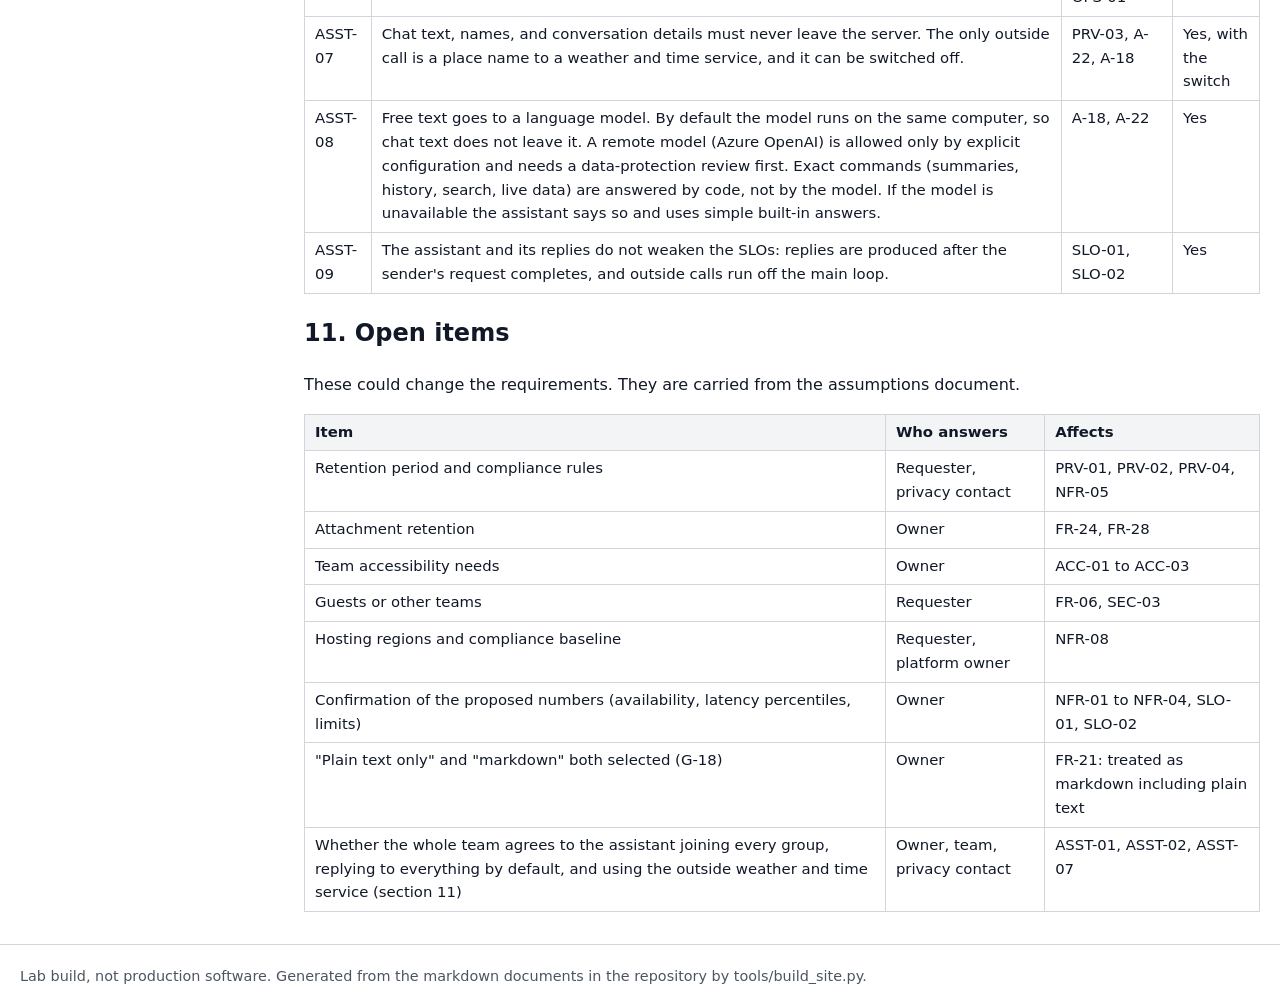
<file: docs/chatapp.requirements.html>
<!doctype html>
<html lang="en"><head><meta charset="utf-8"><meta name="viewport" content="width=device-width,initial-scale=1">
<title>Requirements - Team Chat with Copilot</title><style>
:root{--text:#111827;--muted:#4b5563;--accent:#1d4ed8;--border:#d1d5db;--panel:#f3f4f6}
*{box-sizing:border-box}body{margin:0;font:16px/1.6 system-ui,"Segoe UI",sans-serif;color:var(--text)}
a{color:var(--accent)}a:focus-visible,button:focus-visible{outline:3px solid #f59e0b;outline-offset:2px}
.skip{position:absolute;left:-999px}.skip:focus{left:8px;top:8px;background:#000;color:#fff;padding:6px 10px}
header.site{background:#0f172a;color:#fff;padding:12px 20px;display:flex;gap:20px;align-items:center;flex-wrap:wrap}
header.site a{color:#fff;text-decoration:none}header.site .brand{font-weight:700;font-size:1.1rem}
header.site nav a{margin-right:14px;opacity:.9}header.site nav a:hover{text-decoration:underline}
.layout{display:grid;grid-template-columns:260px 1fr;gap:24px;max-width:1280px;margin:0 auto;padding:20px}
aside.side{font-size:.92rem;position:sticky;top:12px;align-self:start}
aside.side h2{font-size:.85rem;text-transform:uppercase;letter-spacing:.05em;color:var(--muted);margin:0 0 6px}
aside.side ul{list-style:none;margin:0 0 16px;padding:0}aside.side li a{display:block;padding:4px 8px;border-radius:6px;text-decoration:none}
aside.side li a[aria-current=page]{background:var(--panel);font-weight:700}
main{min-width:0}main h1{margin-top:0}
main table{border-collapse:collapse;display:block;overflow-x:auto;margin:12px 0}
main th,main td{border:1px solid var(--border);padding:6px 10px;vertical-align:top;font-size:.93rem}
main th{background:var(--panel);text-align:left}
main blockquote{margin:12px 0;padding:8px 16px;border-left:4px solid var(--accent);background:#eff6ff}
main code{background:var(--panel);padding:1px 5px;border-radius:4px;font-size:.9em}
main pre{background:#0f172a;color:#e5e7eb;padding:12px;border-radius:8px;overflow:auto}
main pre code{background:none;color:inherit;padding:0}
pre.mermaid{background:#fff;color:var(--text);border:1px solid var(--border);text-align:center}
.hero{background:linear-gradient(135deg,#0f172a,#1e3a8a);color:#fff;border-radius:14px;padding:32px;margin-bottom:24px}
.hero h1{color:#fff;font-size:2rem;margin:0 0 8px}.hero p{max-width:60ch;color:#dbeafe}
.hero a.btn{display:inline-block;background:#fff;color:#0f172a;padding:8px 16px;border-radius:8px;text-decoration:none;font-weight:600;margin:6px 8px 0 0}
.cards{display:grid;grid-template-columns:repeat(auto-fit,minmax(240px,1fr));gap:14px;margin:16px 0}
.card{border:1px solid var(--border);border-radius:10px;padding:14px 16px}.card h3{margin:0 0 6px;font-size:1.02rem}
.card p{margin:0;color:var(--muted);font-size:.93rem}
footer{max-width:1280px;margin:0 auto;padding:20px;color:var(--muted);font-size:.9rem;border-top:1px solid var(--border)}
@media(max-width:860px){.layout{grid-template-columns:1fr}aside.side{position:static}}
</style></head>
<body><a class="skip" href="#content">Skip to content</a>
<header class="site"><a class="brand" href="index.html">Team Chat with Copilot</a>
<nav aria-label="Main"><a href="index.html">Overview</a><a href="chatapp.requirements.html">Requirements</a>
<a href="chatapp.archspecs.html">Architecture</a><a href="https://github.com/RaghunathLaxmiPathi/team-chat-copilot">Source code</a></nav></header>
<div class="layout"><aside class="side" aria-label="Documents"><h2>Project</h2><ul><li><a href="index.html">Overview</a></li></ul><h2>Design documents</h2><ul><li><a href="chatapp.assumptions.html">Assumptions</a></li><li><a href="chatapp.assumptions.gao.html">Assumptions critique</a></li><li><a href="chatapp.requirements.html" aria-current="page">Requirements</a></li><li><a href="chatapp.requirements.gao.html">Requirements critique</a></li><li><a href="chatapp.funcspecs.html">Functional specifications</a></li><li><a href="chatapp.funcspecs.gao.html">Functional specifications critique</a></li><li><a href="chatapp.archspecs.html">Architecture specifications</a></li><li><a href="chatapp.archspecs.gao.html">Architecture critique</a></li><li><a href="chatapp.testspecs.html">Test specifications</a></li><li><a href="chatapp.testspecs.gao.html">Test specifications critique</a></li><li><a href="chatapp.implementation.gao.html">Implementation critique</a></li></ul></aside><main id="content"><h1 id="team-chat-application-requirements">Team Chat Application: Requirements</h1>
<p>Date: 2026-11-11
Source: <a href="chatapp.assumptions.html">chatapp.assumptions.md</a></p>
<blockquote>
<p><strong>Status at a glance</strong>
66 requirements in sections 2 to 8. Each one traces to one or more assumptions (A-xx). The "Lab" column says how much is built in this lab: <strong>Yes</strong> (built), <strong>Stub</strong> (a simplified stand-in), or <strong>No</strong> (production only, not built).
Chosen with the owner: Python stack, Success Rate SLO 99.9 percent, latency percentiles P50 200 ms, P75 400 ms, P90 700 ms, P95 1000 ms, P99 2000 ms, windows of 1 hour, 24 hours, and 28 days rolling.</p>
</blockquote>
<h2 id="contents">Contents</h2>
<ol>
<li><a href="#1-scope-and-conventions">Scope and conventions</a></li>
<li><a href="#2-users-and-access">Users and access</a></li>
<li><a href="#3-conversations-and-membership">Conversations and membership</a></li>
<li><a href="#4-messaging">Messaging</a></li>
<li><a href="#5-delivery-and-real-time-behavior">Delivery and real-time behavior</a></li>
<li><a href="#6-service-level-objectives">Service level objectives</a></li>
<li><a href="#7-quality-capacity-availability-and-resiliency">Quality, capacity, availability, and resiliency</a></li>
<li><a href="#8-security-privacy-accessibility-and-supportability">Security, privacy, accessibility, and supportability</a></li>
<li><a href="#9-out-of-scope">Out of scope</a></li>
<li><a href="#10-assistant-added-at-the-owners-request-after-the-first-review">Assistant, added at the owner's request</a></li>
<li><a href="#11-open-items">Open items</a></li>
</ol>
<hr />
<h2 id="1-scope-and-conventions">1. Scope and conventions</h2>
<ul>
<li>The product is a web-based chat service for the owner's direct team of about 10 people (A-01, A-02, A-09).</li>
<li>"Must" means required. "Should" means expected unless there is a stated reason.</li>
<li>Several values are proposed in the assumptions, not confirmed (Low confidence). Where a requirement depends on one, the Trace column names the assumption so it can be revisited when that assumption is confirmed.</li>
<li>This lab builds a runnable version on a laptop. It is not a production Microsoft service. The Lab column and the risks section of the architecture document (<a href="chatapp.archspecs.html">chatapp.archspecs.md</a>) record every lab shortcut.</li>
</ul>
<h2 id="2-users-and-access">2. Users and access</h2>
<table>
<thead>
<tr>
<th>ID</th>
<th>Requirement</th>
<th>Trace</th>
<th>Lab</th>
</tr>
</thead>
<tbody>
<tr>
<td>FR-01</td>
<td>Users must sign in with their Entra ID corporate identity. The service must not store passwords.</td>
<td>A-03</td>
<td>Stub: a development sign-in for existing users that issues a signed token. No Entra ID.</td>
</tr>
<tr>
<td>FR-02</td>
<td>Only active, registered members of the team may use the service. A request from anyone else must be refused.</td>
<td>A-01, A-04</td>
<td>Yes</td>
</tr>
<tr>
<td>FR-03</td>
<td>There must be at least two administrators. Administrators can add users and deactivate users.</td>
<td>A-30</td>
<td>Yes: two administrators are created at first start.</td>
</tr>
<tr>
<td>FR-04</td>
<td>When a user is deactivated, their access must end immediately for all sessions, including open real-time connections. Their past messages stay.</td>
<td>A-19, A-30</td>
<td>Yes</td>
</tr>
<tr>
<td>FR-05</td>
<td>Messages from a deactivated user must show the author's name with the label "former member".</td>
<td>A-19</td>
<td>Yes</td>
</tr>
<tr>
<td>FR-06</td>
<td>In v1, all users belong to one organization. Authorization must be based on per-conversation membership so another team can be added later without a redesign.</td>
<td>A-04</td>
<td>Yes</td>
</tr>
</tbody>
</table>
<h2 id="3-conversations-and-membership">3. Conversations and membership</h2>
<table>
<thead>
<tr>
<th>ID</th>
<th>Requirement</th>
<th>Trace</th>
<th>Lab</th>
</tr>
</thead>
<tbody>
<tr>
<td>FR-10</td>
<td>A user can start a direct message (1:1) with another user. There is at most one direct conversation per pair of users. Creating one that already exists returns the existing one.</td>
<td>A-06</td>
<td>Yes</td>
</tr>
<tr>
<td>FR-11</td>
<td>Any user can create a group chat and invite others. A group chat has at most 20 members.</td>
<td>A-06, A-30, A-31</td>
<td>Yes</td>
</tr>
<tr>
<td>FR-12</td>
<td>Administrators create channels and manage channel membership. A channel has at most 100 members. Channels have a unique name.</td>
<td>A-06, A-30, A-31</td>
<td>Yes</td>
</tr>
<tr>
<td>FR-13</td>
<td>Members of a group chat can add members. A member can leave a group chat or channel. Administrators can remove members from channels.</td>
<td>A-30</td>
<td>Yes</td>
</tr>
<tr>
<td>FR-14</td>
<td>Removing a member from a conversation must end their access to it immediately, including real-time delivery.</td>
<td>A-19, A-22</td>
<td>Yes</td>
</tr>
<tr>
<td>FR-15</td>
<td>A person added to a channel sees its full history. A person added to a group chat sees only messages sent after they joined. A person removed from a group chat and added again sees messages from their first join and after the re-add, but not those sent while they were removed. Direct messages have no joining.</td>
<td>A-31, A-22</td>
<td>Yes</td>
</tr>
<tr>
<td>FR-16</td>
<td>Direct messages must be readable only by their two participants.</td>
<td>A-22</td>
<td>Yes</td>
</tr>
</tbody>
</table>
<h2 id="4-messaging">4. Messaging</h2>
<table>
<thead>
<tr>
<th>ID</th>
<th>Requirement</th>
<th>Trace</th>
<th>Lab</th>
</tr>
</thead>
<tbody>
<tr>
<td>FR-20</td>
<td>A member can send a text message of 1 to 4,000 characters to a conversation they belong to.</td>
<td>A-07, A-31</td>
<td>Yes</td>
</tr>
<tr>
<td>FR-21</td>
<td>Messages can use markdown formatting. Plain text is valid markdown. The rendered result must be sanitized so no script can run.</td>
<td>A-07, A-23</td>
<td>Yes</td>
</tr>
<tr>
<td>FR-22</td>
<td>A member can reply to a message in the same conversation. Replies are grouped in a thread under the original message.</td>
<td>A-07</td>
<td>Yes</td>
</tr>
<tr>
<td>FR-23</td>
<td>A member can mention other members of the conversation with @username. A mentioned member must receive a notification.</td>
<td>A-07</td>
<td>Yes</td>
</tr>
<tr>
<td>FR-24</td>
<td>A member can attach files and images up to 25 MB each. Only allowed file types are accepted. Every attachment must be scanned for malware before others can open it. Access follows the conversation's membership.</td>
<td>A-23</td>
<td>Yes for size, type, and access. Stub for malware scanning (a hook that accepts all files).</td>
</tr>
<tr>
<td>FR-25</td>
<td>A member can search message text across the conversations they belong to. Search must never return results from conversations they do not belong to.</td>
<td>A-07, A-20</td>
<td>Yes</td>
</tr>
<tr>
<td>FR-26</td>
<td>A member receives in-app notifications for new messages in their conversations and for mentions. Email and push notifications must not contain message text.</td>
<td>A-07, A-20</td>
<td>In-app: Yes. Email and push: Stub (a record of the notification only).</td>
</tr>
<tr>
<td>FR-27</td>
<td>A user can delete a message they wrote. The message disappears from all users' views immediately.</td>
<td>A-15, A-17</td>
<td>Yes</td>
</tr>
<tr>
<td>FR-28</td>
<td>A deleted message must have its content removed from primary storage and the search index within 24 hours, and from backups when they expire (within 35 days).</td>
<td>A-17</td>
<td>Yes in primary storage and search (immediately). Backups: No.</td>
</tr>
<tr>
<td>FR-29</td>
<td>A deleted message that has replies is replaced in its thread by a "message deleted" placeholder. The replies stay.</td>
<td>A-17</td>
<td>Yes</td>
</tr>
<tr>
<td>FR-30</td>
<td>Message times must be stored in UTC and shown in each user's own time zone.</td>
<td>A-31</td>
<td>Yes</td>
</tr>
</tbody>
</table>
<h2 id="5-delivery-and-real-time-behavior">5. Delivery and real-time behavior</h2>
<table>
<thead>
<tr>
<th>ID</th>
<th>Requirement</th>
<th>Trace</th>
<th>Lab</th>
</tr>
</thead>
<tbody>
<tr>
<td>FR-40</td>
<td>Messages must be pushed to online recipients as they are sent, without the recipient asking.</td>
<td>A-10</td>
<td>Yes</td>
</tr>
<tr>
<td>FR-41</td>
<td>The server must assign the order of messages within a conversation. Every device must show the same order.</td>
<td>A-13</td>
<td>Yes</td>
</tr>
<tr>
<td>FR-42</td>
<td>Every message must carry a unique ID created by the sender. A retry with the same ID must never create a second message.</td>
<td>A-12, A-13</td>
<td>Yes</td>
</tr>
<tr>
<td>FR-43</td>
<td>A message must be shown as sent only after the server has stored it durably.</td>
<td>A-13, A-27</td>
<td>Yes</td>
</tr>
<tr>
<td>FR-44</td>
<td>The sender must see the status of each message (sending, sent, or failed). The client must retry automatically after a failure.</td>
<td>A-12</td>
<td>Yes</td>
</tr>
<tr>
<td>FR-45</td>
<td>A user who was offline or disconnected must receive every message they missed, in order, when they return. Missed messages load in pages of 50.</td>
<td>A-11, A-31</td>
<td>Yes</td>
</tr>
<tr>
<td>FR-46</td>
<td>A user can send at most 30 messages per minute. Beyond that, the service refuses with a clear "slow down" response.</td>
<td>A-31</td>
<td>Yes</td>
</tr>
<tr>
<td>FR-47</td>
<td>A user can mark a conversation read up to a message. The service tracks unread counts per conversation.</td>
<td>A-07, A-11</td>
<td>Yes</td>
</tr>
</tbody>
</table>
<h2 id="6-service-level-objectives">6. Service level objectives</h2>
<p>These are the customer-centric SLOs. Each is measured over three windows: <strong>1 hour</strong>, <strong>24 hours</strong>, and <strong>28 days rolling</strong>.</p>
<table>
<thead>
<tr>
<th>ID</th>
<th>Requirement</th>
<th>Trace</th>
</tr>
</thead>
<tbody>
<tr>
<td>SLO-01</td>
<td><strong>Success Rate SLO.</strong> At least 99.9 percent of valid customer requests must succeed in every window. A request counts as failed when the service returns a 5xx response or does not answer within 10 seconds. A failed real-time connection attempt, or a resume that returns an error, also counts as a failed request. A client error (4xx) is not a failure of the service and is excluded from the count.</td>
<td>A-26, A-33</td>
</tr>
<tr>
<td>SLO-02</td>
<td><strong>Latency SLO.</strong> Message delivery latency is measured from the moment the server receives a message to the moment the recipient's client confirms receipt. Only recipients with an open real-time connection at send time are measured. Recipients who are offline are covered by catch-up (FR-45), not by this SLO. In every window, at least 50 percent of deliveries must arrive within 200 ms (P50), 75 percent within 400 ms (P75), 90 percent within 700 ms (P90), 95 percent within 1,000 ms (P95), and 99 percent within 2,000 ms (P99).</td>
<td>A-29</td>
</tr>
<tr>
<td>SLO-03</td>
<td>The service must expose the measured Success Rate and each latency percentile for each window, so the objectives can be checked at any time.</td>
<td>A-33</td>
</tr>
<tr>
<td>SLO-04</td>
<td>A burn-rate warning must be raised when the Success Rate in the 1-hour window falls below target while the 24-hour window is still within target, so the on-call person can act before the 28-day budget is spent.</td>
<td>A-33</td>
</tr>
<tr>
<td>SLO-05</td>
<td>A window must have a minimum number of samples before a value is reported: 100 samples for P99, 30 for P95 and below, and 30 requests for the Success Rate. Below that, the service must report "insufficient data" instead of a value, and must not raise a warning from it.</td>
<td>A-33, A-28</td>
</tr>
</tbody>
</table>
<p>Notes:</p>
<ul>
<li>P95 at 1,000 ms is fixed by the owner's statement (A-29). The other percentiles and the success target windows are proposed and need confirmation (A-26 and A-29 are Low or Medium confidence).</li>
<li>With about 2,000 messages a day (A-28), the 1-hour window holds roughly 100 requests. A single failure then breaks 99.9 percent in that window. The 1-hour window is therefore for fast warning, and the 28-day window is the one that defines compliance.</li>
</ul>
<h2 id="7-quality-capacity-availability-and-resiliency">7. Quality, capacity, availability, and resiliency</h2>
<table>
<thead>
<tr>
<th>ID</th>
<th>Requirement</th>
<th>Trace</th>
<th>Lab</th>
</tr>
</thead>
<tbody>
<tr>
<td>NFR-01</td>
<td>Availability target: 99.9 percent per month for sending and receiving messages. A deployment must not lose messages.</td>
<td>A-26</td>
<td>Partial: the service is single-instance, so the target is designed for but not met.</td>
</tr>
<tr>
<td>NFR-02</td>
<td>An acknowledged message must survive a service restart. Recovery point objective is zero for acknowledged messages.</td>
<td>A-27, A-11</td>
<td>Yes on one machine (durable write before acknowledgment). No replication.</td>
</tr>
<tr>
<td>NFR-03</td>
<td>Recovery time objective is 4 hours for a full regional failure. Backups are taken at least daily, and a restore is tested at least every quarter.</td>
<td>A-27</td>
<td>Stub: a backup command and a restore test.</td>
</tr>
<tr>
<td>NFR-04</td>
<td>The service must run for the expected load: 10 users, about 2,000 messages a day (1 KB each), about 20 attachments a day (2 MB each), 10 concurrent connections. It should have 10 times headroom so growth does not force a rewrite.</td>
<td>A-28</td>
<td>Yes</td>
</tr>
<tr>
<td>NFR-05</td>
<td>The retention period must be configurable. No requirement may assume "keep forever".</td>
<td>A-16</td>
<td>Yes: a setting and a purge job. Default is no purge until compliance rules are known.</td>
</tr>
<tr>
<td>NFR-06</td>
<td>Before launch there must be automated tests for message ordering, duplicate prevention, reconnect and catch-up, permission checks, and accessibility checks.</td>
<td>A-14, A-13</td>
<td>Yes, except full accessibility audit.</td>
</tr>
<tr>
<td>NFR-07</td>
<td>On reconnect, catch-up must be bounded by paging, so a long absence does not overload the service or the client.</td>
<td>A-31</td>
<td>Yes</td>
</tr>
<tr>
<td>NFR-08</td>
<td>The service must run on Microsoft Azure, with separate development, test, and production environments. Production data must never be copied to development or test.</td>
<td>A-25</td>
<td>No (runs locally)</td>
</tr>
</tbody>
</table>
<h2 id="8-security-privacy-accessibility-and-supportability">8. Security, privacy, accessibility, and supportability</h2>
<h3 id="security">Security</h3>
<table>
<thead>
<tr>
<th>ID</th>
<th>Requirement</th>
<th>Trace</th>
<th>Lab</th>
</tr>
</thead>
<tbody>
<tr>
<td>SEC-01</td>
<td>All connections must use TLS.</td>
<td>A-22</td>
<td>No: localhost over HTTP.</td>
</tr>
<tr>
<td>SEC-02</td>
<td>Stored data, attachments, and backups must be encrypted at rest with managed keys.</td>
<td>A-22</td>
<td>No</td>
</tr>
<tr>
<td>SEC-03</td>
<td>Authorization must be checked on the server for every request and every real-time connection: a user can read a conversation only if they are a current member.</td>
<td>A-22, A-21</td>
<td>Yes</td>
</tr>
<tr>
<td>SEC-04</td>
<td>Administrators and operators must have no routine access to message content. The administration interface must not include a way to read messages.</td>
<td>A-22</td>
<td>Yes</td>
</tr>
<tr>
<td>SEC-05</td>
<td>Administrative actions and permission changes must be written to an audit log.</td>
<td>A-22</td>
<td>Yes</td>
</tr>
<tr>
<td>SEC-06</td>
<td>Sign-in must follow the organization's Entra ID policy, including multifactor authentication.</td>
<td>A-22, A-03</td>
<td>No</td>
</tr>
<tr>
<td>SEC-07</td>
<td>The data must be classified as Confidential and protected accordingly.</td>
<td>A-22</td>
<td>Documented only</td>
</tr>
<tr>
<td>SEC-08</td>
<td>Rendered content must be sanitized. Attachments must be limited by size and type and scanned.</td>
<td>A-23</td>
<td>Yes except scanning (stub).</td>
</tr>
<tr>
<td>SEC-09</td>
<td>A session must last at most 8 hours. The server must check on every request and every real-time connection that the user is still active, so deactivation takes effect immediately.</td>
<td>A-22, A-19, A-30</td>
<td>Yes</td>
</tr>
</tbody>
</table>
<h3 id="privacy">Privacy</h3>
<table>
<thead>
<tr>
<th>ID</th>
<th>Requirement</th>
<th>Trace</th>
<th>Lab</th>
</tr>
</thead>
<tbody>
<tr>
<td>PRV-01</td>
<td>Deletion takes precedence over retention.</td>
<td>A-15, A-16</td>
<td>Yes</td>
</tr>
<tr>
<td>PRV-02</td>
<td>Deletion and retention must apply to every copy: the search index, notification records, replies, and attachments.</td>
<td>A-20</td>
<td>Yes, except backups.</td>
</tr>
<tr>
<td>PRV-03</td>
<td>Logs must never contain message text.</td>
<td>A-33, A-22</td>
<td>Yes</td>
</tr>
<tr>
<td>PRV-04</td>
<td>The service must follow Microsoft privacy and data-handling requirements. The specific compliance, residency, and data-subject-request rules are not yet known and must be confirmed before launch.</td>
<td>A-18</td>
<td>Open item</td>
</tr>
</tbody>
</table>
<h3 id="accessibility">Accessibility</h3>
<table>
<thead>
<tr>
<th>ID</th>
<th>Requirement</th>
<th>Trace</th>
<th>Lab</th>
</tr>
</thead>
<tbody>
<tr>
<td>ACC-01</td>
<td>The interface must meet WCAG 2.1 level AA and Microsoft accessibility requirements, and must be fully usable by keyboard.</td>
<td>A-24</td>
<td>Yes by design, not formally audited.</td>
</tr>
<tr>
<td>ACC-02</td>
<td>New messages must be announced to screen readers politely, without interrupting the user.</td>
<td>A-24</td>
<td>Yes</td>
</tr>
<tr>
<td>ACC-03</td>
<td>Threads, @mentions, message lists, and notifications must have accessible structure and labels.</td>
<td>A-24</td>
<td>Yes</td>
</tr>
</tbody>
</table>
<h3 id="supportability">Supportability</h3>
<table>
<thead>
<tr>
<th>ID</th>
<th>Requirement</th>
<th>Trace</th>
<th>Lab</th>
</tr>
</thead>
<tbody>
<tr>
<td>OPS-01</td>
<td>The service must monitor health, delivery latency, delivery failures, error rate, connection counts, and storage growth.</td>
<td>A-33</td>
<td>Yes: health checks, a metrics endpoint, and an SLO endpoint.</td>
</tr>
<tr>
<td>OPS-02</td>
<td>The service must alert the on-call person when targets are at risk.</td>
<td>A-33</td>
<td>Stub: warning state on the SLO endpoint. No alert routing.</td>
</tr>
<tr>
<td>OPS-03</td>
<td>A named service owner, an on-call rotation, an incident path, and a runbook must exist before launch.</td>
<td>A-32</td>
<td>Stub: a runbook in the README.</td>
</tr>
<tr>
<td>OPS-04</td>
<td>Deployment and updates must be automated.</td>
<td>A-32</td>
<td>No</td>
</tr>
<tr>
<td>OPS-05</td>
<td>Every request must carry a correlation ID that appears in logs and in the response, so support can trace a failure.</td>
<td>A-33, A-32</td>
<td>Yes</td>
</tr>
</tbody>
</table>
<h2 id="9-out-of-scope">9. Out of scope</h2>
<ul>
<li>Voice (A-08).</li>
<li>Native mobile and desktop clients (A-09).</li>
<li>External guests and other teams in v1 (A-04).</li>
<li>Typing indicators and online presence. The assumptions leave these undecided (finding G-19 deferred), so they are not built.</li>
<li>Video, screen sharing, other bots, and integrations. The assumptions leave these unstated (G-20 deferred), so they are not built. The one exception is the built-in assistant in section 10, added at the owner's request.</li>
<li>Editing messages. The owner did not select it.</li>
<li>Read receipts. The owner did not select it.</li>
</ul>
<h2 id="10-assistant-added-at-the-owners-request-after-the-first-review">10. Assistant (added at the owner's request after the first review)</h2>
<p>The owner asked for an assistant ("Copilot") that replies in every chat, can use the person's history and details, and can use live data. These requirements record that decision. They trace to the owner's instruction, not to an assumption, and they change the privacy position, so they need the confirmation listed in section 11 and in <a href="chatapp.implementation.gao.html">chatapp.implementation.gao.md</a>.</p>
<table>
<thead>
<tr>
<th>ID</th>
<th>Requirement</th>
<th>Trace</th>
<th>Lab</th>
</tr>
</thead>
<tbody>
<tr>
<td>ASST-01</td>
<td>The assistant is a member account that cannot sign in and cannot be deactivated. It joins every group chat and channel. It does not join direct messages between two people.</td>
<td>Owner request, FR-10, FR-16</td>
<td>Yes</td>
</tr>
<tr>
<td>ASST-02</td>
<td>In a group or channel it replies to everything a person writes when that person has "reply to everything" on (default on, per person), and otherwise only when mentioned. In a direct message with the assistant it always replies.</td>
<td>Owner request</td>
<td>Yes</td>
</tr>
<tr>
<td>ASST-03</td>
<td>Every person has a private direct message with the assistant.</td>
<td>Owner request</td>
<td>Yes</td>
</tr>
<tr>
<td>ASST-04</td>
<td>The assistant reads history only when asked, and only what the person asking is allowed to see (FR-15). It never answers another assistant.</td>
<td>FR-15, A-22</td>
<td>Yes</td>
</tr>
<tr>
<td>ASST-05</td>
<td>The person's own history and details (their messages, mentions, unread, chats, profile) are used only in the private chat, never in a group, and only while the person's "use my history" switch is on.</td>
<td>Owner request, PRV-01, A-22</td>
<td>Yes</td>
</tr>
<tr>
<td>ASST-06</td>
<td>The assistant gives live data: the time in any place, weather, who has the chat open among people the asker shares a chat with, and service status (administrators only).</td>
<td>Owner request, OPS-01</td>
<td>Yes</td>
</tr>
<tr>
<td>ASST-07</td>
<td>Chat text, names, and conversation details must never leave the server. The only outside call is a place name to a weather and time service, and it can be switched off.</td>
<td>PRV-03, A-22, A-18</td>
<td>Yes, with the switch</td>
</tr>
<tr>
<td>ASST-08</td>
<td>Free text goes to a language model. By default the model runs on the same computer, so chat text does not leave it. A remote model (Azure OpenAI) is allowed only by explicit configuration and needs a data-protection review first. Exact commands (summaries, history, search, live data) are answered by code, not by the model. If the model is unavailable the assistant says so and uses simple built-in answers.</td>
<td>A-18, A-22</td>
<td>Yes</td>
</tr>
<tr>
<td>ASST-09</td>
<td>The assistant and its replies do not weaken the SLOs: replies are produced after the sender's request completes, and outside calls run off the main loop.</td>
<td>SLO-01, SLO-02</td>
<td>Yes</td>
</tr>
</tbody>
</table>
<h2 id="11-open-items">11. Open items</h2>
<p>These could change the requirements. They are carried from the assumptions document.</p>
<table>
<thead>
<tr>
<th>Item</th>
<th>Who answers</th>
<th>Affects</th>
</tr>
</thead>
<tbody>
<tr>
<td>Retention period and compliance rules</td>
<td>Requester, privacy contact</td>
<td>PRV-01, PRV-02, PRV-04, NFR-05</td>
</tr>
<tr>
<td>Attachment retention</td>
<td>Owner</td>
<td>FR-24, FR-28</td>
</tr>
<tr>
<td>Team accessibility needs</td>
<td>Owner</td>
<td>ACC-01 to ACC-03</td>
</tr>
<tr>
<td>Guests or other teams</td>
<td>Requester</td>
<td>FR-06, SEC-03</td>
</tr>
<tr>
<td>Hosting regions and compliance baseline</td>
<td>Requester, platform owner</td>
<td>NFR-08</td>
</tr>
<tr>
<td>Confirmation of the proposed numbers (availability, latency percentiles, limits)</td>
<td>Owner</td>
<td>NFR-01 to NFR-04, SLO-01, SLO-02</td>
</tr>
<tr>
<td>"Plain text only" and "markdown" both selected (G-18)</td>
<td>Owner</td>
<td>FR-21: treated as markdown including plain text</td>
</tr>
<tr>
<td>Whether the whole team agrees to the assistant joining every group, replying to everything by default, and using the outside weather and time service (section 11)</td>
<td>Owner, team, privacy contact</td>
<td>ASST-01, ASST-02, ASST-07</td>
</tr>
</tbody>
</table></main></div>
<footer>Lab build, not production software. Generated from the markdown documents in the repository by tools/build_site.py.</footer>
</body></html>
</file>
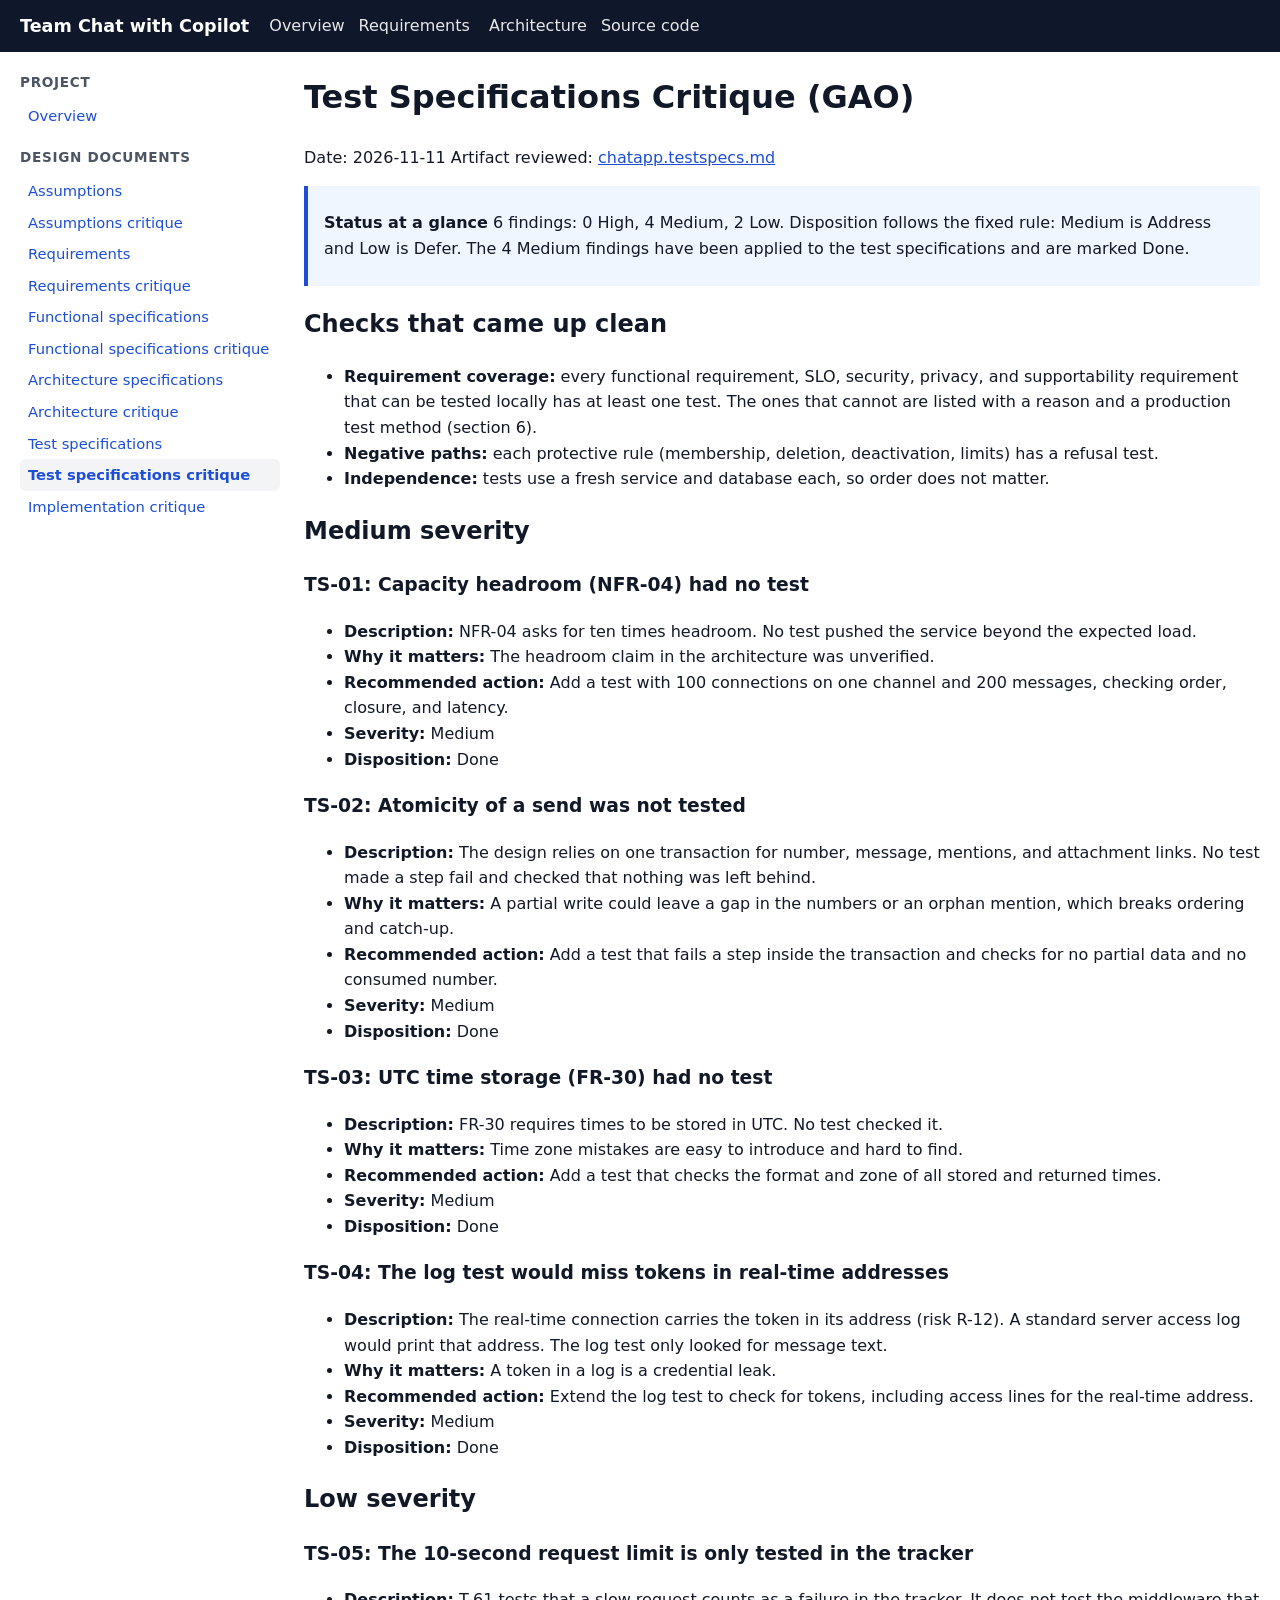
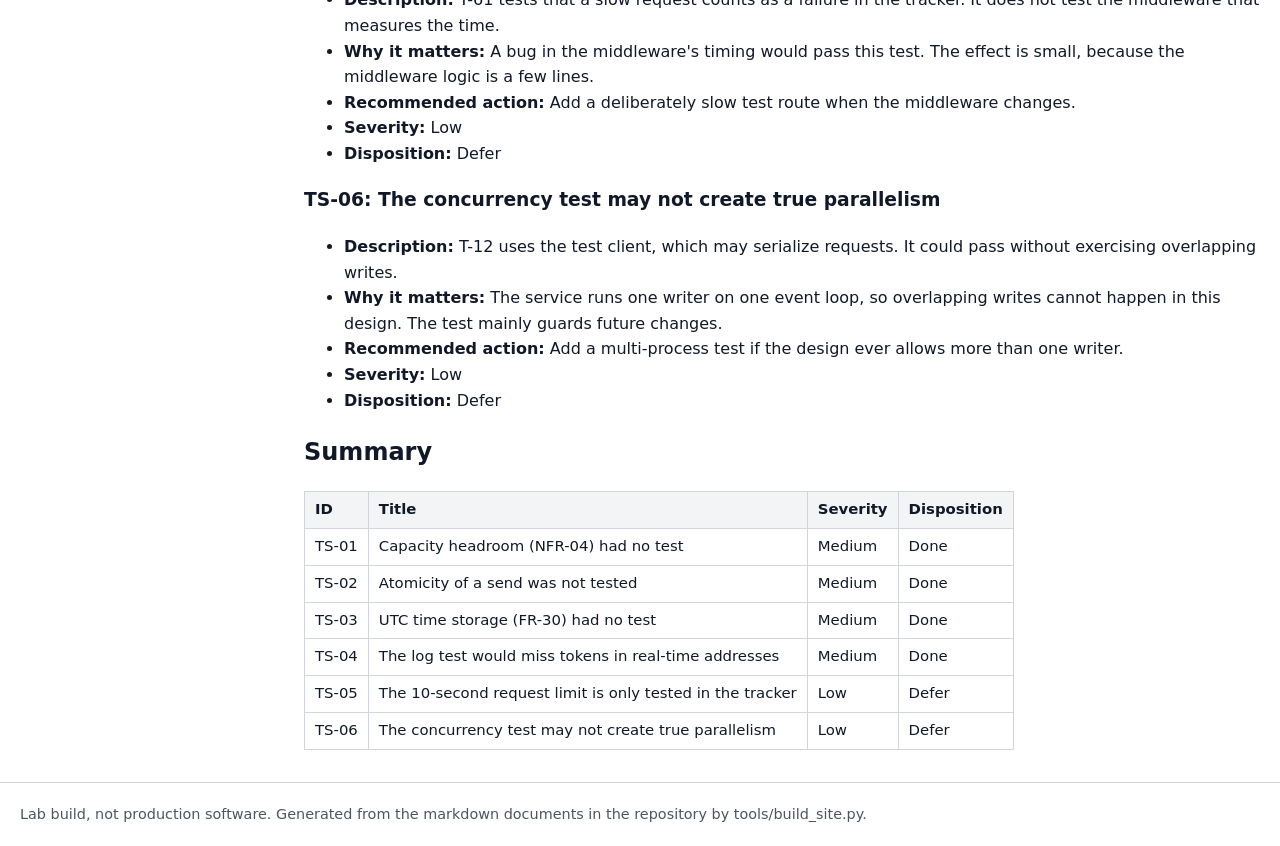
<file: docs/chatapp.testspecs.gao.html>
<!doctype html>
<html lang="en"><head><meta charset="utf-8"><meta name="viewport" content="width=device-width,initial-scale=1">
<title>Test specifications critique - Team Chat with Copilot</title><style>
:root{--text:#111827;--muted:#4b5563;--accent:#1d4ed8;--border:#d1d5db;--panel:#f3f4f6}
*{box-sizing:border-box}body{margin:0;font:16px/1.6 system-ui,"Segoe UI",sans-serif;color:var(--text)}
a{color:var(--accent)}a:focus-visible,button:focus-visible{outline:3px solid #f59e0b;outline-offset:2px}
.skip{position:absolute;left:-999px}.skip:focus{left:8px;top:8px;background:#000;color:#fff;padding:6px 10px}
header.site{background:#0f172a;color:#fff;padding:12px 20px;display:flex;gap:20px;align-items:center;flex-wrap:wrap}
header.site a{color:#fff;text-decoration:none}header.site .brand{font-weight:700;font-size:1.1rem}
header.site nav a{margin-right:14px;opacity:.9}header.site nav a:hover{text-decoration:underline}
.layout{display:grid;grid-template-columns:260px 1fr;gap:24px;max-width:1280px;margin:0 auto;padding:20px}
aside.side{font-size:.92rem;position:sticky;top:12px;align-self:start}
aside.side h2{font-size:.85rem;text-transform:uppercase;letter-spacing:.05em;color:var(--muted);margin:0 0 6px}
aside.side ul{list-style:none;margin:0 0 16px;padding:0}aside.side li a{display:block;padding:4px 8px;border-radius:6px;text-decoration:none}
aside.side li a[aria-current=page]{background:var(--panel);font-weight:700}
main{min-width:0}main h1{margin-top:0}
main table{border-collapse:collapse;display:block;overflow-x:auto;margin:12px 0}
main th,main td{border:1px solid var(--border);padding:6px 10px;vertical-align:top;font-size:.93rem}
main th{background:var(--panel);text-align:left}
main blockquote{margin:12px 0;padding:8px 16px;border-left:4px solid var(--accent);background:#eff6ff}
main code{background:var(--panel);padding:1px 5px;border-radius:4px;font-size:.9em}
main pre{background:#0f172a;color:#e5e7eb;padding:12px;border-radius:8px;overflow:auto}
main pre code{background:none;color:inherit;padding:0}
pre.mermaid{background:#fff;color:var(--text);border:1px solid var(--border);text-align:center}
.hero{background:linear-gradient(135deg,#0f172a,#1e3a8a);color:#fff;border-radius:14px;padding:32px;margin-bottom:24px}
.hero h1{color:#fff;font-size:2rem;margin:0 0 8px}.hero p{max-width:60ch;color:#dbeafe}
.hero a.btn{display:inline-block;background:#fff;color:#0f172a;padding:8px 16px;border-radius:8px;text-decoration:none;font-weight:600;margin:6px 8px 0 0}
.cards{display:grid;grid-template-columns:repeat(auto-fit,minmax(240px,1fr));gap:14px;margin:16px 0}
.card{border:1px solid var(--border);border-radius:10px;padding:14px 16px}.card h3{margin:0 0 6px;font-size:1.02rem}
.card p{margin:0;color:var(--muted);font-size:.93rem}
footer{max-width:1280px;margin:0 auto;padding:20px;color:var(--muted);font-size:.9rem;border-top:1px solid var(--border)}
@media(max-width:860px){.layout{grid-template-columns:1fr}aside.side{position:static}}
</style></head>
<body><a class="skip" href="#content">Skip to content</a>
<header class="site"><a class="brand" href="index.html">Team Chat with Copilot</a>
<nav aria-label="Main"><a href="index.html">Overview</a><a href="chatapp.requirements.html">Requirements</a>
<a href="chatapp.archspecs.html">Architecture</a><a href="https://github.com/RaghunathLaxmiPathi/team-chat-copilot">Source code</a></nav></header>
<div class="layout"><aside class="side" aria-label="Documents"><h2>Project</h2><ul><li><a href="index.html">Overview</a></li></ul><h2>Design documents</h2><ul><li><a href="chatapp.assumptions.html">Assumptions</a></li><li><a href="chatapp.assumptions.gao.html">Assumptions critique</a></li><li><a href="chatapp.requirements.html">Requirements</a></li><li><a href="chatapp.requirements.gao.html">Requirements critique</a></li><li><a href="chatapp.funcspecs.html">Functional specifications</a></li><li><a href="chatapp.funcspecs.gao.html">Functional specifications critique</a></li><li><a href="chatapp.archspecs.html">Architecture specifications</a></li><li><a href="chatapp.archspecs.gao.html">Architecture critique</a></li><li><a href="chatapp.testspecs.html">Test specifications</a></li><li><a href="chatapp.testspecs.gao.html" aria-current="page">Test specifications critique</a></li><li><a href="chatapp.implementation.gao.html">Implementation critique</a></li></ul></aside><main id="content"><h1 id="test-specifications-critique-gao">Test Specifications Critique (GAO)</h1>
<p>Date: 2026-11-11
Artifact reviewed: <a href="chatapp.testspecs.html">chatapp.testspecs.md</a></p>
<blockquote>
<p><strong>Status at a glance</strong>
6 findings: 0 High, 4 Medium, 2 Low. Disposition follows the fixed rule: Medium is Address and Low is Defer. The 4 Medium findings have been applied to the test specifications and are marked Done.</p>
</blockquote>
<h2 id="checks-that-came-up-clean">Checks that came up clean</h2>
<ul>
<li><strong>Requirement coverage:</strong> every functional requirement, SLO, security, privacy, and supportability requirement that can be tested locally has at least one test. The ones that cannot are listed with a reason and a production test method (section 6).</li>
<li><strong>Negative paths:</strong> each protective rule (membership, deletion, deactivation, limits) has a refusal test.</li>
<li><strong>Independence:</strong> tests use a fresh service and database each, so order does not matter.</li>
</ul>
<h2 id="medium-severity">Medium severity</h2>
<h3 id="ts-01-capacity-headroom-nfr-04-had-no-test">TS-01: Capacity headroom (NFR-04) had no test</h3>
<ul>
<li><strong>Description:</strong> NFR-04 asks for ten times headroom. No test pushed the service beyond the expected load.</li>
<li><strong>Why it matters:</strong> The headroom claim in the architecture was unverified.</li>
<li><strong>Recommended action:</strong> Add a test with 100 connections on one channel and 200 messages, checking order, closure, and latency.</li>
<li><strong>Severity:</strong> Medium</li>
<li><strong>Disposition:</strong> Done</li>
</ul>
<h3 id="ts-02-atomicity-of-a-send-was-not-tested">TS-02: Atomicity of a send was not tested</h3>
<ul>
<li><strong>Description:</strong> The design relies on one transaction for number, message, mentions, and attachment links. No test made a step fail and checked that nothing was left behind.</li>
<li><strong>Why it matters:</strong> A partial write could leave a gap in the numbers or an orphan mention, which breaks ordering and catch-up.</li>
<li><strong>Recommended action:</strong> Add a test that fails a step inside the transaction and checks for no partial data and no consumed number.</li>
<li><strong>Severity:</strong> Medium</li>
<li><strong>Disposition:</strong> Done</li>
</ul>
<h3 id="ts-03-utc-time-storage-fr-30-had-no-test">TS-03: UTC time storage (FR-30) had no test</h3>
<ul>
<li><strong>Description:</strong> FR-30 requires times to be stored in UTC. No test checked it.</li>
<li><strong>Why it matters:</strong> Time zone mistakes are easy to introduce and hard to find.</li>
<li><strong>Recommended action:</strong> Add a test that checks the format and zone of all stored and returned times.</li>
<li><strong>Severity:</strong> Medium</li>
<li><strong>Disposition:</strong> Done</li>
</ul>
<h3 id="ts-04-the-log-test-would-miss-tokens-in-real-time-addresses">TS-04: The log test would miss tokens in real-time addresses</h3>
<ul>
<li><strong>Description:</strong> The real-time connection carries the token in its address (risk R-12). A standard server access log would print that address. The log test only looked for message text.</li>
<li><strong>Why it matters:</strong> A token in a log is a credential leak.</li>
<li><strong>Recommended action:</strong> Extend the log test to check for tokens, including access lines for the real-time address.</li>
<li><strong>Severity:</strong> Medium</li>
<li><strong>Disposition:</strong> Done</li>
</ul>
<h2 id="low-severity">Low severity</h2>
<h3 id="ts-05-the-10-second-request-limit-is-only-tested-in-the-tracker">TS-05: The 10-second request limit is only tested in the tracker</h3>
<ul>
<li><strong>Description:</strong> T-61 tests that a slow request counts as a failure in the tracker. It does not test the middleware that measures the time.</li>
<li><strong>Why it matters:</strong> A bug in the middleware's timing would pass this test. The effect is small, because the middleware logic is a few lines.</li>
<li><strong>Recommended action:</strong> Add a deliberately slow test route when the middleware changes.</li>
<li><strong>Severity:</strong> Low</li>
<li><strong>Disposition:</strong> Defer</li>
</ul>
<h3 id="ts-06-the-concurrency-test-may-not-create-true-parallelism">TS-06: The concurrency test may not create true parallelism</h3>
<ul>
<li><strong>Description:</strong> T-12 uses the test client, which may serialize requests. It could pass without exercising overlapping writes.</li>
<li><strong>Why it matters:</strong> The service runs one writer on one event loop, so overlapping writes cannot happen in this design. The test mainly guards future changes.</li>
<li><strong>Recommended action:</strong> Add a multi-process test if the design ever allows more than one writer.</li>
<li><strong>Severity:</strong> Low</li>
<li><strong>Disposition:</strong> Defer</li>
</ul>
<h2 id="summary">Summary</h2>
<table>
<thead>
<tr>
<th>ID</th>
<th>Title</th>
<th>Severity</th>
<th>Disposition</th>
</tr>
</thead>
<tbody>
<tr>
<td>TS-01</td>
<td>Capacity headroom (NFR-04) had no test</td>
<td>Medium</td>
<td>Done</td>
</tr>
<tr>
<td>TS-02</td>
<td>Atomicity of a send was not tested</td>
<td>Medium</td>
<td>Done</td>
</tr>
<tr>
<td>TS-03</td>
<td>UTC time storage (FR-30) had no test</td>
<td>Medium</td>
<td>Done</td>
</tr>
<tr>
<td>TS-04</td>
<td>The log test would miss tokens in real-time addresses</td>
<td>Medium</td>
<td>Done</td>
</tr>
<tr>
<td>TS-05</td>
<td>The 10-second request limit is only tested in the tracker</td>
<td>Low</td>
<td>Defer</td>
</tr>
<tr>
<td>TS-06</td>
<td>The concurrency test may not create true parallelism</td>
<td>Low</td>
<td>Defer</td>
</tr>
</tbody>
</table></main></div>
<footer>Lab build, not production software. Generated from the markdown documents in the repository by tools/build_site.py.</footer>
</body></html>
</file>
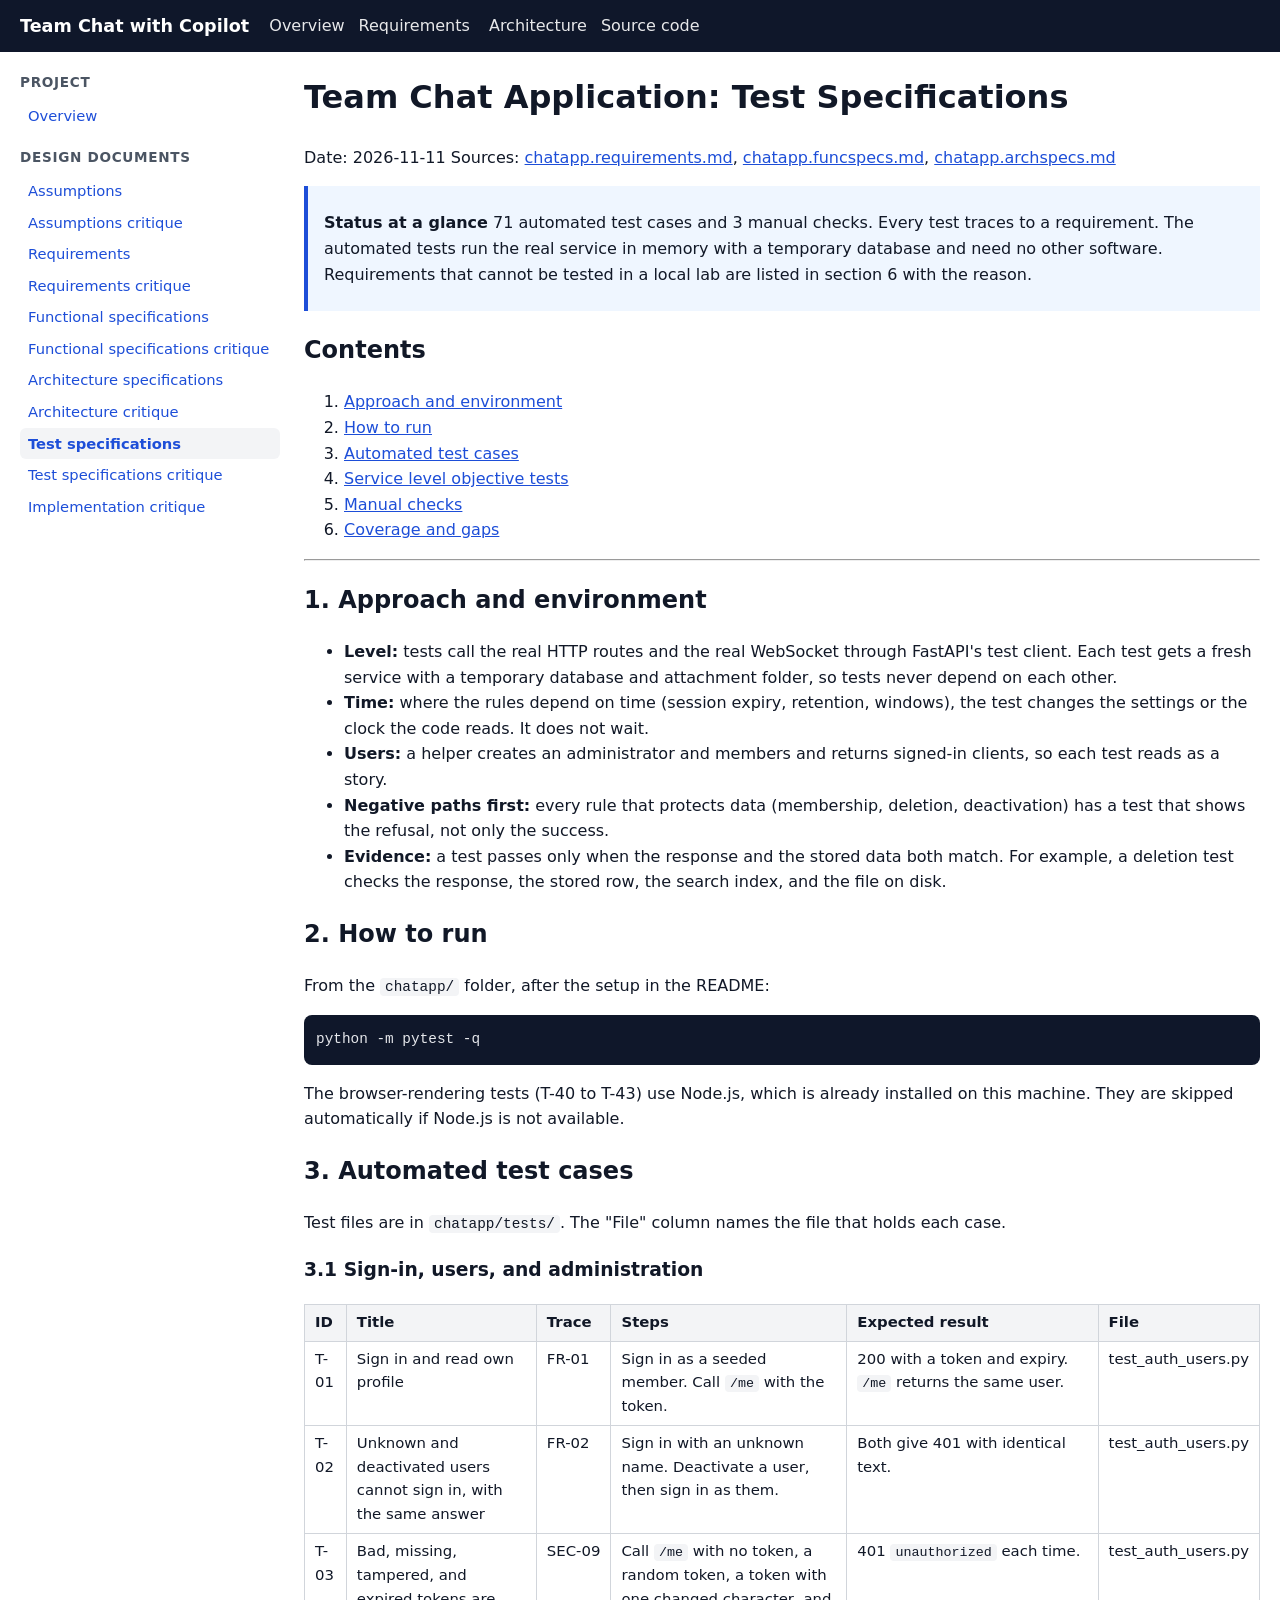
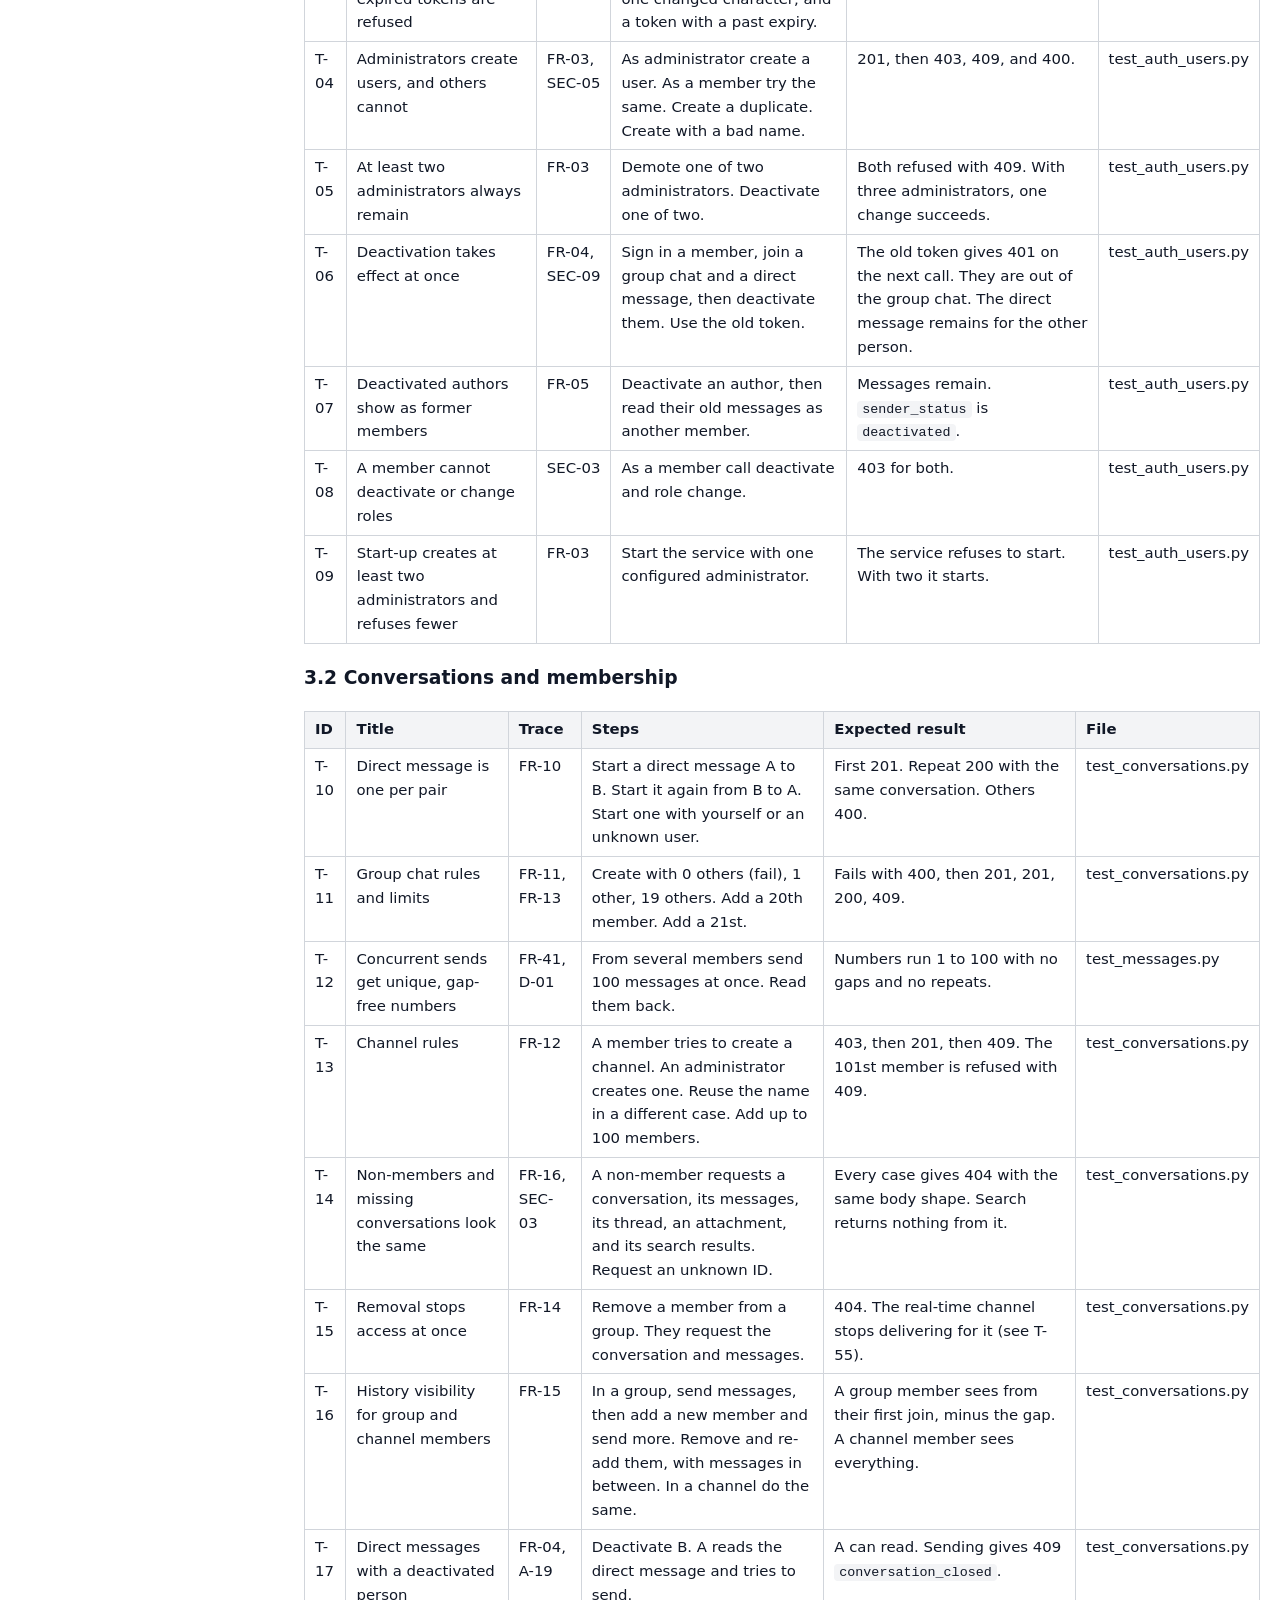
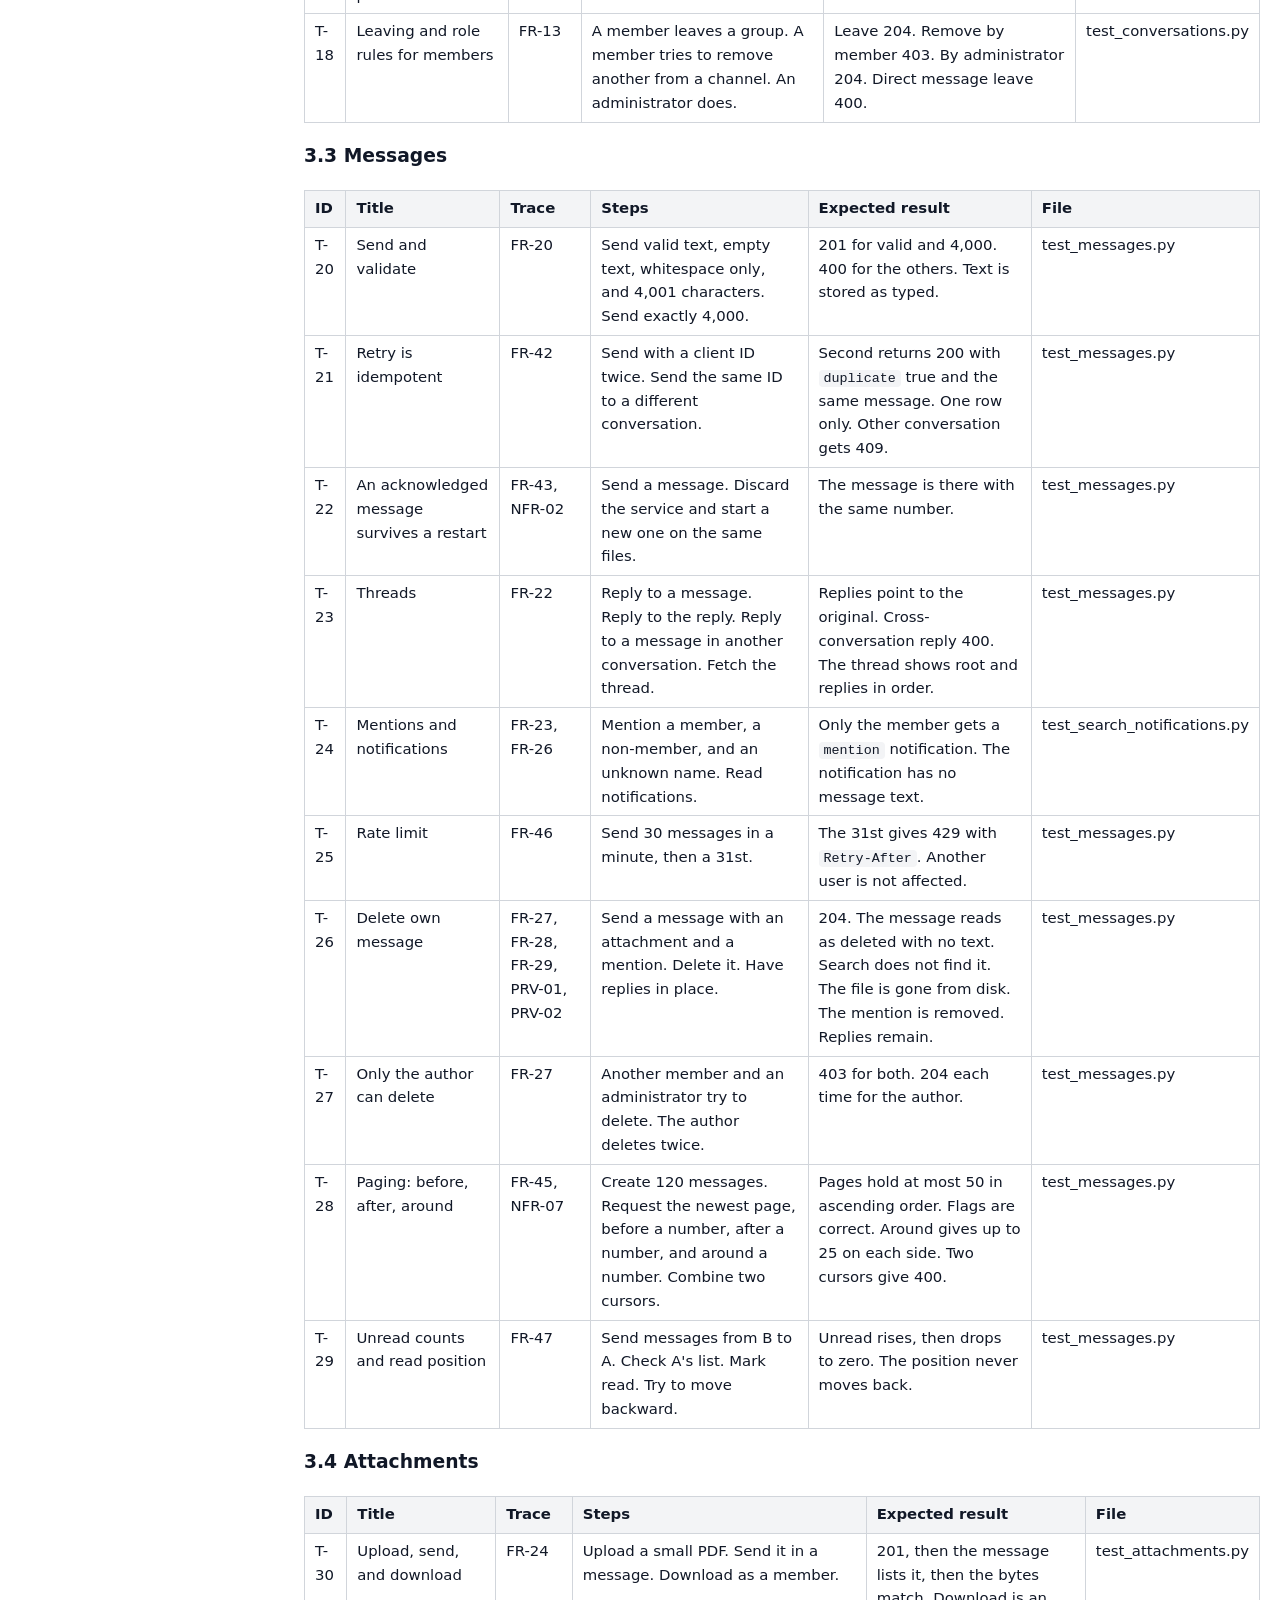
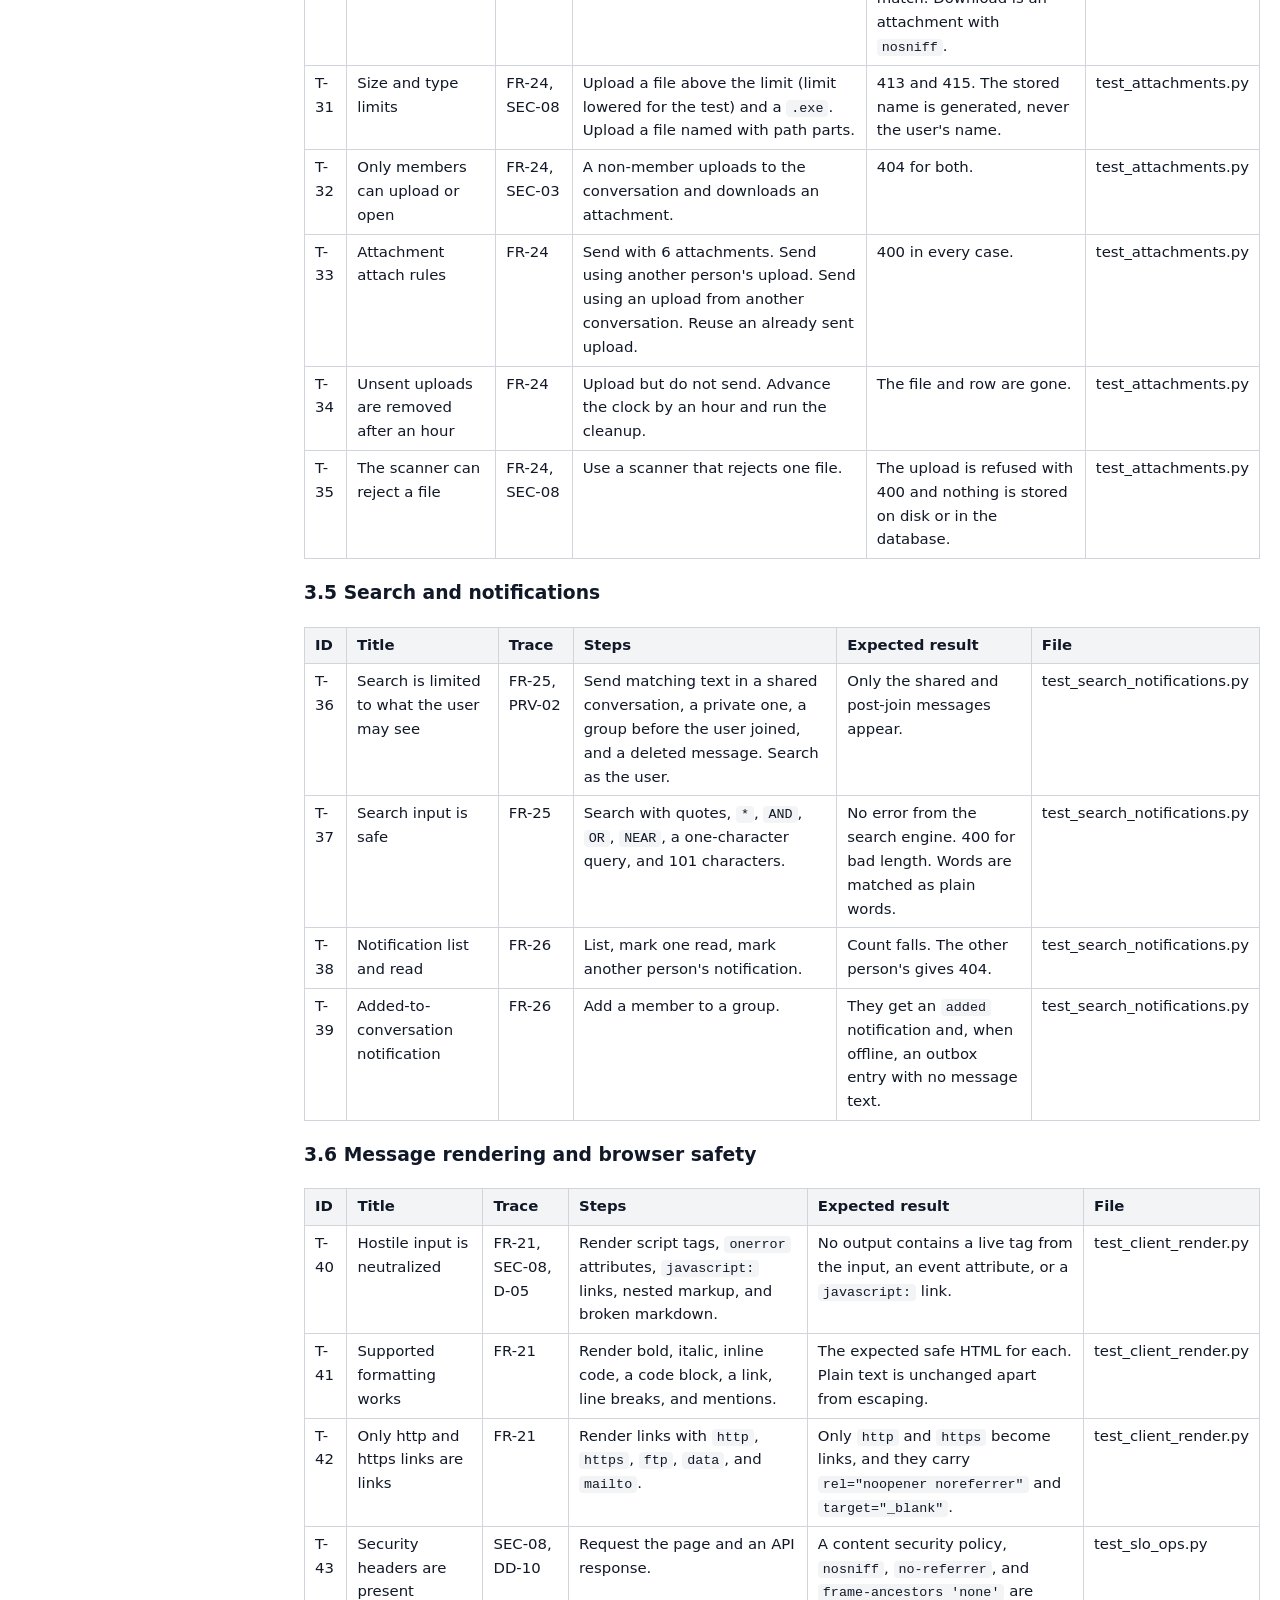
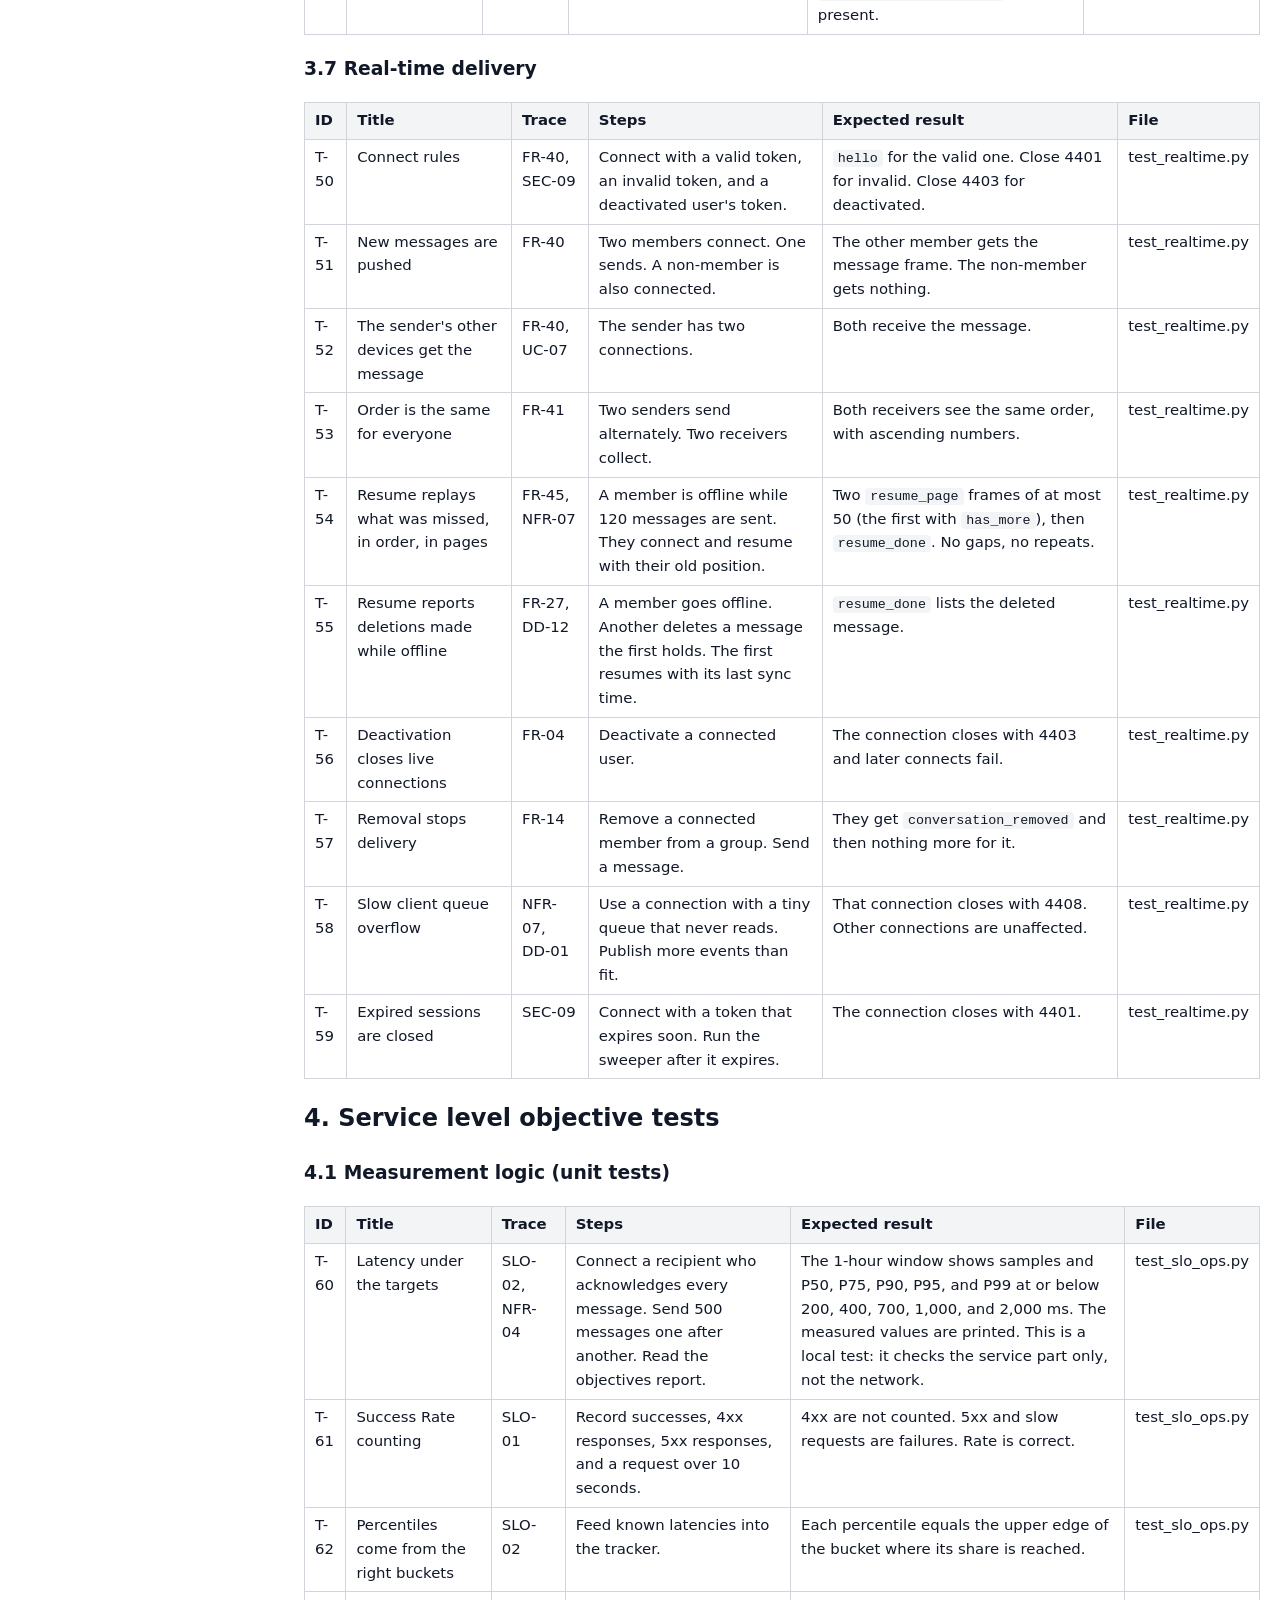
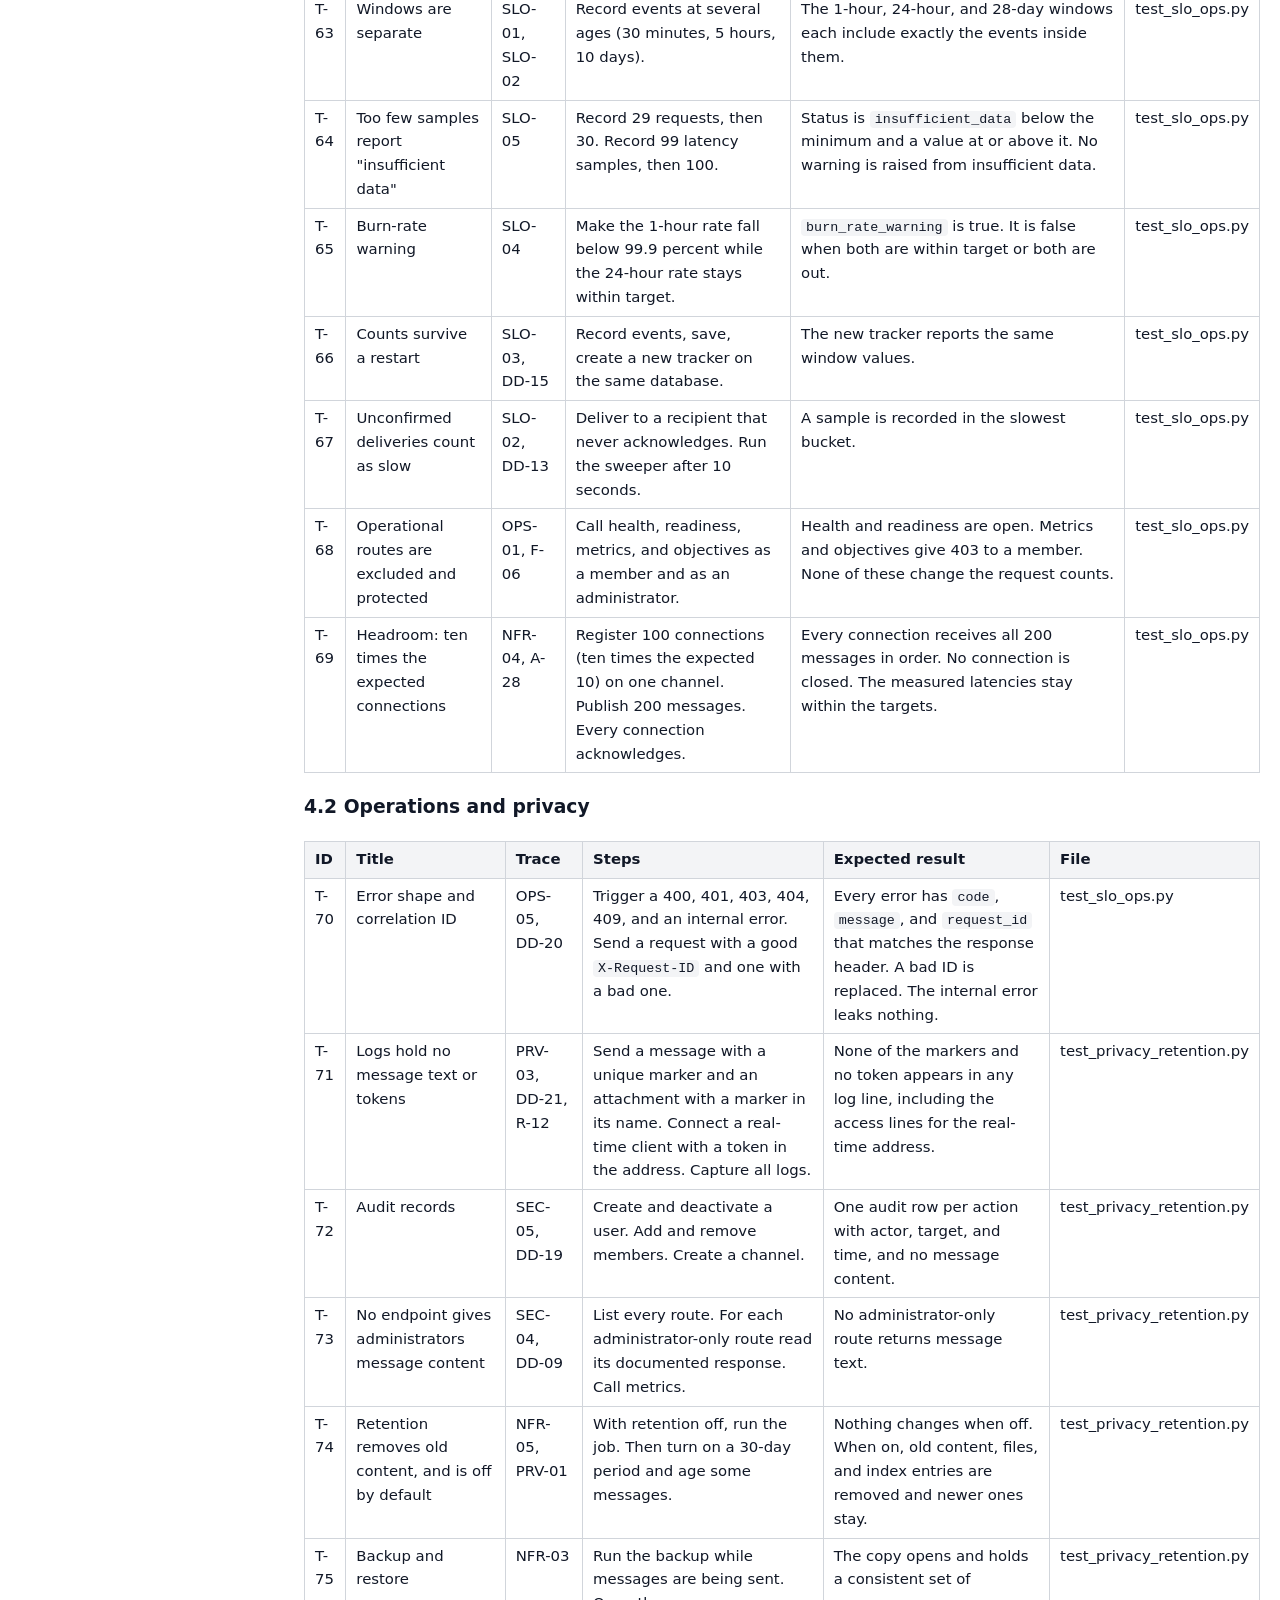
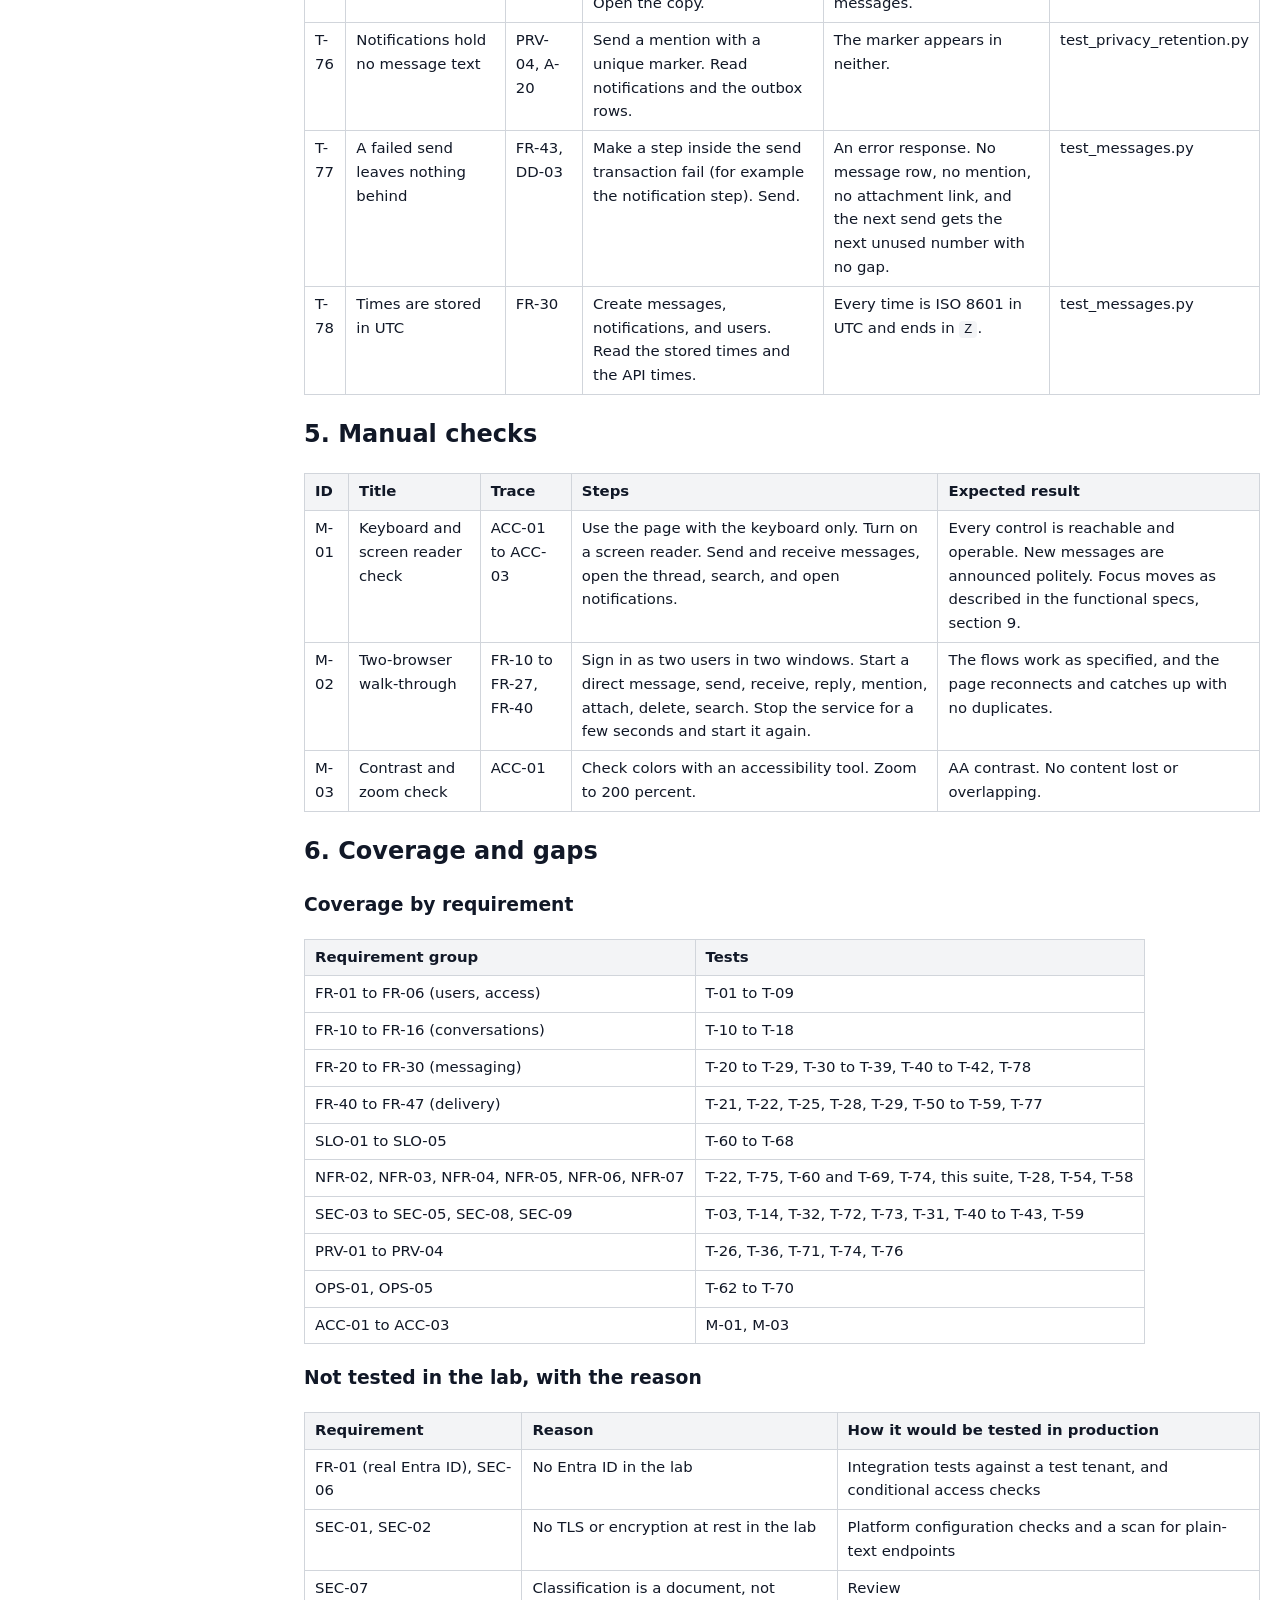
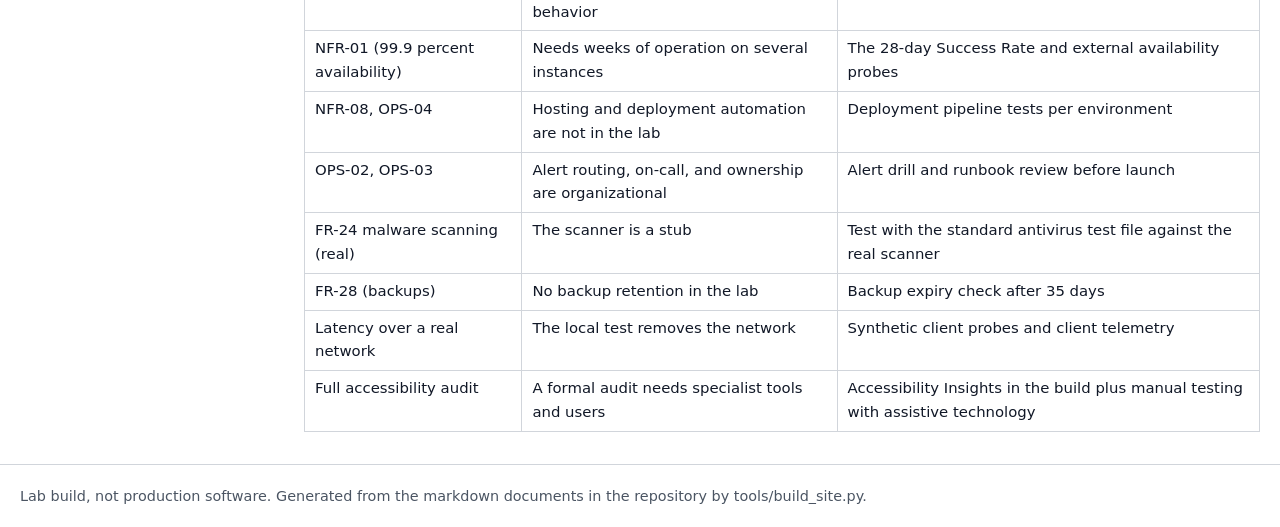
<file: docs/chatapp.testspecs.html>
<!doctype html>
<html lang="en"><head><meta charset="utf-8"><meta name="viewport" content="width=device-width,initial-scale=1">
<title>Test specifications - Team Chat with Copilot</title><style>
:root{--text:#111827;--muted:#4b5563;--accent:#1d4ed8;--border:#d1d5db;--panel:#f3f4f6}
*{box-sizing:border-box}body{margin:0;font:16px/1.6 system-ui,"Segoe UI",sans-serif;color:var(--text)}
a{color:var(--accent)}a:focus-visible,button:focus-visible{outline:3px solid #f59e0b;outline-offset:2px}
.skip{position:absolute;left:-999px}.skip:focus{left:8px;top:8px;background:#000;color:#fff;padding:6px 10px}
header.site{background:#0f172a;color:#fff;padding:12px 20px;display:flex;gap:20px;align-items:center;flex-wrap:wrap}
header.site a{color:#fff;text-decoration:none}header.site .brand{font-weight:700;font-size:1.1rem}
header.site nav a{margin-right:14px;opacity:.9}header.site nav a:hover{text-decoration:underline}
.layout{display:grid;grid-template-columns:260px 1fr;gap:24px;max-width:1280px;margin:0 auto;padding:20px}
aside.side{font-size:.92rem;position:sticky;top:12px;align-self:start}
aside.side h2{font-size:.85rem;text-transform:uppercase;letter-spacing:.05em;color:var(--muted);margin:0 0 6px}
aside.side ul{list-style:none;margin:0 0 16px;padding:0}aside.side li a{display:block;padding:4px 8px;border-radius:6px;text-decoration:none}
aside.side li a[aria-current=page]{background:var(--panel);font-weight:700}
main{min-width:0}main h1{margin-top:0}
main table{border-collapse:collapse;display:block;overflow-x:auto;margin:12px 0}
main th,main td{border:1px solid var(--border);padding:6px 10px;vertical-align:top;font-size:.93rem}
main th{background:var(--panel);text-align:left}
main blockquote{margin:12px 0;padding:8px 16px;border-left:4px solid var(--accent);background:#eff6ff}
main code{background:var(--panel);padding:1px 5px;border-radius:4px;font-size:.9em}
main pre{background:#0f172a;color:#e5e7eb;padding:12px;border-radius:8px;overflow:auto}
main pre code{background:none;color:inherit;padding:0}
pre.mermaid{background:#fff;color:var(--text);border:1px solid var(--border);text-align:center}
.hero{background:linear-gradient(135deg,#0f172a,#1e3a8a);color:#fff;border-radius:14px;padding:32px;margin-bottom:24px}
.hero h1{color:#fff;font-size:2rem;margin:0 0 8px}.hero p{max-width:60ch;color:#dbeafe}
.hero a.btn{display:inline-block;background:#fff;color:#0f172a;padding:8px 16px;border-radius:8px;text-decoration:none;font-weight:600;margin:6px 8px 0 0}
.cards{display:grid;grid-template-columns:repeat(auto-fit,minmax(240px,1fr));gap:14px;margin:16px 0}
.card{border:1px solid var(--border);border-radius:10px;padding:14px 16px}.card h3{margin:0 0 6px;font-size:1.02rem}
.card p{margin:0;color:var(--muted);font-size:.93rem}
footer{max-width:1280px;margin:0 auto;padding:20px;color:var(--muted);font-size:.9rem;border-top:1px solid var(--border)}
@media(max-width:860px){.layout{grid-template-columns:1fr}aside.side{position:static}}
</style></head>
<body><a class="skip" href="#content">Skip to content</a>
<header class="site"><a class="brand" href="index.html">Team Chat with Copilot</a>
<nav aria-label="Main"><a href="index.html">Overview</a><a href="chatapp.requirements.html">Requirements</a>
<a href="chatapp.archspecs.html">Architecture</a><a href="https://github.com/RaghunathLaxmiPathi/team-chat-copilot">Source code</a></nav></header>
<div class="layout"><aside class="side" aria-label="Documents"><h2>Project</h2><ul><li><a href="index.html">Overview</a></li></ul><h2>Design documents</h2><ul><li><a href="chatapp.assumptions.html">Assumptions</a></li><li><a href="chatapp.assumptions.gao.html">Assumptions critique</a></li><li><a href="chatapp.requirements.html">Requirements</a></li><li><a href="chatapp.requirements.gao.html">Requirements critique</a></li><li><a href="chatapp.funcspecs.html">Functional specifications</a></li><li><a href="chatapp.funcspecs.gao.html">Functional specifications critique</a></li><li><a href="chatapp.archspecs.html">Architecture specifications</a></li><li><a href="chatapp.archspecs.gao.html">Architecture critique</a></li><li><a href="chatapp.testspecs.html" aria-current="page">Test specifications</a></li><li><a href="chatapp.testspecs.gao.html">Test specifications critique</a></li><li><a href="chatapp.implementation.gao.html">Implementation critique</a></li></ul></aside><main id="content"><h1 id="team-chat-application-test-specifications">Team Chat Application: Test Specifications</h1>
<p>Date: 2026-11-11
Sources: <a href="chatapp.requirements.html">chatapp.requirements.md</a>, <a href="chatapp.funcspecs.html">chatapp.funcspecs.md</a>, <a href="chatapp.archspecs.html">chatapp.archspecs.md</a></p>
<blockquote>
<p><strong>Status at a glance</strong>
71 automated test cases and 3 manual checks. Every test traces to a requirement. The automated tests run the real service in memory with a temporary database and need no other software. Requirements that cannot be tested in a local lab are listed in section 6 with the reason.</p>
</blockquote>
<h2 id="contents">Contents</h2>
<ol>
<li><a href="#1-approach-and-environment">Approach and environment</a></li>
<li><a href="#2-how-to-run">How to run</a></li>
<li><a href="#3-automated-test-cases">Automated test cases</a></li>
<li><a href="#4-service-level-objective-tests">Service level objective tests</a></li>
<li><a href="#5-manual-checks">Manual checks</a></li>
<li><a href="#6-coverage-and-gaps">Coverage and gaps</a></li>
</ol>
<hr />
<h2 id="1-approach-and-environment">1. Approach and environment</h2>
<ul>
<li><strong>Level:</strong> tests call the real HTTP routes and the real WebSocket through FastAPI's test client. Each test gets a fresh service with a temporary database and attachment folder, so tests never depend on each other.</li>
<li><strong>Time:</strong> where the rules depend on time (session expiry, retention, windows), the test changes the settings or the clock the code reads. It does not wait.</li>
<li><strong>Users:</strong> a helper creates an administrator and members and returns signed-in clients, so each test reads as a story.</li>
<li><strong>Negative paths first:</strong> every rule that protects data (membership, deletion, deactivation) has a test that shows the refusal, not only the success.</li>
<li><strong>Evidence:</strong> a test passes only when the response and the stored data both match. For example, a deletion test checks the response, the stored row, the search index, and the file on disk.</li>
</ul>
<h2 id="2-how-to-run">2. How to run</h2>
<p>From the <code>chatapp/</code> folder, after the setup in the README:</p>
<pre><code>python -m pytest -q
</code></pre>
<p>The browser-rendering tests (T-40 to T-43) use Node.js, which is already installed on this machine. They are skipped automatically if Node.js is not available.</p>
<h2 id="3-automated-test-cases">3. Automated test cases</h2>
<p>Test files are in <code>chatapp/tests/</code>. The "File" column names the file that holds each case.</p>
<h3 id="31-sign-in-users-and-administration">3.1 Sign-in, users, and administration</h3>
<table>
<thead>
<tr>
<th>ID</th>
<th>Title</th>
<th>Trace</th>
<th>Steps</th>
<th>Expected result</th>
<th>File</th>
</tr>
</thead>
<tbody>
<tr>
<td>T-01</td>
<td>Sign in and read own profile</td>
<td>FR-01</td>
<td>Sign in as a seeded member. Call <code>/me</code> with the token.</td>
<td>200 with a token and expiry. <code>/me</code> returns the same user.</td>
<td>test_auth_users.py</td>
</tr>
<tr>
<td>T-02</td>
<td>Unknown and deactivated users cannot sign in, with the same answer</td>
<td>FR-02</td>
<td>Sign in with an unknown name. Deactivate a user, then sign in as them.</td>
<td>Both give 401 with identical text.</td>
<td>test_auth_users.py</td>
</tr>
<tr>
<td>T-03</td>
<td>Bad, missing, tampered, and expired tokens are refused</td>
<td>SEC-09</td>
<td>Call <code>/me</code> with no token, a random token, a token with one changed character, and a token with a past expiry.</td>
<td>401 <code>unauthorized</code> each time.</td>
<td>test_auth_users.py</td>
</tr>
<tr>
<td>T-04</td>
<td>Administrators create users, and others cannot</td>
<td>FR-03, SEC-05</td>
<td>As administrator create a user. As a member try the same. Create a duplicate. Create with a bad name.</td>
<td>201, then 403, 409, and 400.</td>
<td>test_auth_users.py</td>
</tr>
<tr>
<td>T-05</td>
<td>At least two administrators always remain</td>
<td>FR-03</td>
<td>Demote one of two administrators. Deactivate one of two.</td>
<td>Both refused with 409. With three administrators, one change succeeds.</td>
<td>test_auth_users.py</td>
</tr>
<tr>
<td>T-06</td>
<td>Deactivation takes effect at once</td>
<td>FR-04, SEC-09</td>
<td>Sign in a member, join a group chat and a direct message, then deactivate them. Use the old token.</td>
<td>The old token gives 401 on the next call. They are out of the group chat. The direct message remains for the other person.</td>
<td>test_auth_users.py</td>
</tr>
<tr>
<td>T-07</td>
<td>Deactivated authors show as former members</td>
<td>FR-05</td>
<td>Deactivate an author, then read their old messages as another member.</td>
<td>Messages remain. <code>sender_status</code> is <code>deactivated</code>.</td>
<td>test_auth_users.py</td>
</tr>
<tr>
<td>T-08</td>
<td>A member cannot deactivate or change roles</td>
<td>SEC-03</td>
<td>As a member call deactivate and role change.</td>
<td>403 for both.</td>
<td>test_auth_users.py</td>
</tr>
<tr>
<td>T-09</td>
<td>Start-up creates at least two administrators and refuses fewer</td>
<td>FR-03</td>
<td>Start the service with one configured administrator.</td>
<td>The service refuses to start. With two it starts.</td>
<td>test_auth_users.py</td>
</tr>
</tbody>
</table>
<h3 id="32-conversations-and-membership">3.2 Conversations and membership</h3>
<table>
<thead>
<tr>
<th>ID</th>
<th>Title</th>
<th>Trace</th>
<th>Steps</th>
<th>Expected result</th>
<th>File</th>
</tr>
</thead>
<tbody>
<tr>
<td>T-10</td>
<td>Direct message is one per pair</td>
<td>FR-10</td>
<td>Start a direct message A to B. Start it again from B to A. Start one with yourself or an unknown user.</td>
<td>First 201. Repeat 200 with the same conversation. Others 400.</td>
<td>test_conversations.py</td>
</tr>
<tr>
<td>T-11</td>
<td>Group chat rules and limits</td>
<td>FR-11, FR-13</td>
<td>Create with 0 others (fail), 1 other, 19 others. Add a 20th member. Add a 21st.</td>
<td>Fails with 400, then 201, 201, 200, 409.</td>
<td>test_conversations.py</td>
</tr>
<tr>
<td>T-12</td>
<td>Concurrent sends get unique, gap-free numbers</td>
<td>FR-41, D-01</td>
<td>From several members send 100 messages at once. Read them back.</td>
<td>Numbers run 1 to 100 with no gaps and no repeats.</td>
<td>test_messages.py</td>
</tr>
<tr>
<td>T-13</td>
<td>Channel rules</td>
<td>FR-12</td>
<td>A member tries to create a channel. An administrator creates one. Reuse the name in a different case. Add up to 100 members.</td>
<td>403, then 201, then 409. The 101st member is refused with 409.</td>
<td>test_conversations.py</td>
</tr>
<tr>
<td>T-14</td>
<td>Non-members and missing conversations look the same</td>
<td>FR-16, SEC-03</td>
<td>A non-member requests a conversation, its messages, its thread, an attachment, and its search results. Request an unknown ID.</td>
<td>Every case gives 404 with the same body shape. Search returns nothing from it.</td>
<td>test_conversations.py</td>
</tr>
<tr>
<td>T-15</td>
<td>Removal stops access at once</td>
<td>FR-14</td>
<td>Remove a member from a group. They request the conversation and messages.</td>
<td>404. The real-time channel stops delivering for it (see T-55).</td>
<td>test_conversations.py</td>
</tr>
<tr>
<td>T-16</td>
<td>History visibility for group and channel members</td>
<td>FR-15</td>
<td>In a group, send messages, then add a new member and send more. Remove and re-add them, with messages in between. In a channel do the same.</td>
<td>A group member sees from their first join, minus the gap. A channel member sees everything.</td>
<td>test_conversations.py</td>
</tr>
<tr>
<td>T-17</td>
<td>Direct messages with a deactivated person</td>
<td>FR-04, A-19</td>
<td>Deactivate B. A reads the direct message and tries to send.</td>
<td>A can read. Sending gives 409 <code>conversation_closed</code>.</td>
<td>test_conversations.py</td>
</tr>
<tr>
<td>T-18</td>
<td>Leaving and role rules for members</td>
<td>FR-13</td>
<td>A member leaves a group. A member tries to remove another from a channel. An administrator does.</td>
<td>Leave 204. Remove by member 403. By administrator 204. Direct message leave 400.</td>
<td>test_conversations.py</td>
</tr>
</tbody>
</table>
<h3 id="33-messages">3.3 Messages</h3>
<table>
<thead>
<tr>
<th>ID</th>
<th>Title</th>
<th>Trace</th>
<th>Steps</th>
<th>Expected result</th>
<th>File</th>
</tr>
</thead>
<tbody>
<tr>
<td>T-20</td>
<td>Send and validate</td>
<td>FR-20</td>
<td>Send valid text, empty text, whitespace only, and 4,001 characters. Send exactly 4,000.</td>
<td>201 for valid and 4,000. 400 for the others. Text is stored as typed.</td>
<td>test_messages.py</td>
</tr>
<tr>
<td>T-21</td>
<td>Retry is idempotent</td>
<td>FR-42</td>
<td>Send with a client ID twice. Send the same ID to a different conversation.</td>
<td>Second returns 200 with <code>duplicate</code> true and the same message. One row only. Other conversation gets 409.</td>
<td>test_messages.py</td>
</tr>
<tr>
<td>T-22</td>
<td>An acknowledged message survives a restart</td>
<td>FR-43, NFR-02</td>
<td>Send a message. Discard the service and start a new one on the same files.</td>
<td>The message is there with the same number.</td>
<td>test_messages.py</td>
</tr>
<tr>
<td>T-23</td>
<td>Threads</td>
<td>FR-22</td>
<td>Reply to a message. Reply to the reply. Reply to a message in another conversation. Fetch the thread.</td>
<td>Replies point to the original. Cross-conversation reply 400. The thread shows root and replies in order.</td>
<td>test_messages.py</td>
</tr>
<tr>
<td>T-24</td>
<td>Mentions and notifications</td>
<td>FR-23, FR-26</td>
<td>Mention a member, a non-member, and an unknown name. Read notifications.</td>
<td>Only the member gets a <code>mention</code> notification. The notification has no message text.</td>
<td>test_search_notifications.py</td>
</tr>
<tr>
<td>T-25</td>
<td>Rate limit</td>
<td>FR-46</td>
<td>Send 30 messages in a minute, then a 31st.</td>
<td>The 31st gives 429 with <code>Retry-After</code>. Another user is not affected.</td>
<td>test_messages.py</td>
</tr>
<tr>
<td>T-26</td>
<td>Delete own message</td>
<td>FR-27, FR-28, FR-29, PRV-01, PRV-02</td>
<td>Send a message with an attachment and a mention. Delete it. Have replies in place.</td>
<td>204. The message reads as deleted with no text. Search does not find it. The file is gone from disk. The mention is removed. Replies remain.</td>
<td>test_messages.py</td>
</tr>
<tr>
<td>T-27</td>
<td>Only the author can delete</td>
<td>FR-27</td>
<td>Another member and an administrator try to delete. The author deletes twice.</td>
<td>403 for both. 204 each time for the author.</td>
<td>test_messages.py</td>
</tr>
<tr>
<td>T-28</td>
<td>Paging: before, after, around</td>
<td>FR-45, NFR-07</td>
<td>Create 120 messages. Request the newest page, before a number, after a number, and around a number. Combine two cursors.</td>
<td>Pages hold at most 50 in ascending order. Flags are correct. Around gives up to 25 on each side. Two cursors give 400.</td>
<td>test_messages.py</td>
</tr>
<tr>
<td>T-29</td>
<td>Unread counts and read position</td>
<td>FR-47</td>
<td>Send messages from B to A. Check A's list. Mark read. Try to move backward.</td>
<td>Unread rises, then drops to zero. The position never moves back.</td>
<td>test_messages.py</td>
</tr>
</tbody>
</table>
<h3 id="34-attachments">3.4 Attachments</h3>
<table>
<thead>
<tr>
<th>ID</th>
<th>Title</th>
<th>Trace</th>
<th>Steps</th>
<th>Expected result</th>
<th>File</th>
</tr>
</thead>
<tbody>
<tr>
<td>T-30</td>
<td>Upload, send, and download</td>
<td>FR-24</td>
<td>Upload a small PDF. Send it in a message. Download as a member.</td>
<td>201, then the message lists it, then the bytes match. Download is an attachment with <code>nosniff</code>.</td>
<td>test_attachments.py</td>
</tr>
<tr>
<td>T-31</td>
<td>Size and type limits</td>
<td>FR-24, SEC-08</td>
<td>Upload a file above the limit (limit lowered for the test) and a <code>.exe</code>. Upload a file named with path parts.</td>
<td>413 and 415. The stored name is generated, never the user's name.</td>
<td>test_attachments.py</td>
</tr>
<tr>
<td>T-32</td>
<td>Only members can upload or open</td>
<td>FR-24, SEC-03</td>
<td>A non-member uploads to the conversation and downloads an attachment.</td>
<td>404 for both.</td>
<td>test_attachments.py</td>
</tr>
<tr>
<td>T-33</td>
<td>Attachment attach rules</td>
<td>FR-24</td>
<td>Send with 6 attachments. Send using another person's upload. Send using an upload from another conversation. Reuse an already sent upload.</td>
<td>400 in every case.</td>
<td>test_attachments.py</td>
</tr>
<tr>
<td>T-34</td>
<td>Unsent uploads are removed after an hour</td>
<td>FR-24</td>
<td>Upload but do not send. Advance the clock by an hour and run the cleanup.</td>
<td>The file and row are gone.</td>
<td>test_attachments.py</td>
</tr>
<tr>
<td>T-35</td>
<td>The scanner can reject a file</td>
<td>FR-24, SEC-08</td>
<td>Use a scanner that rejects one file.</td>
<td>The upload is refused with 400 and nothing is stored on disk or in the database.</td>
<td>test_attachments.py</td>
</tr>
</tbody>
</table>
<h3 id="35-search-and-notifications">3.5 Search and notifications</h3>
<table>
<thead>
<tr>
<th>ID</th>
<th>Title</th>
<th>Trace</th>
<th>Steps</th>
<th>Expected result</th>
<th>File</th>
</tr>
</thead>
<tbody>
<tr>
<td>T-36</td>
<td>Search is limited to what the user may see</td>
<td>FR-25, PRV-02</td>
<td>Send matching text in a shared conversation, a private one, a group before the user joined, and a deleted message. Search as the user.</td>
<td>Only the shared and post-join messages appear.</td>
<td>test_search_notifications.py</td>
</tr>
<tr>
<td>T-37</td>
<td>Search input is safe</td>
<td>FR-25</td>
<td>Search with quotes, <code>*</code>, <code>AND</code>, <code>OR</code>, <code>NEAR</code>, a one-character query, and 101 characters.</td>
<td>No error from the search engine. 400 for bad length. Words are matched as plain words.</td>
<td>test_search_notifications.py</td>
</tr>
<tr>
<td>T-38</td>
<td>Notification list and read</td>
<td>FR-26</td>
<td>List, mark one read, mark another person's notification.</td>
<td>Count falls. The other person's gives 404.</td>
<td>test_search_notifications.py</td>
</tr>
<tr>
<td>T-39</td>
<td>Added-to-conversation notification</td>
<td>FR-26</td>
<td>Add a member to a group.</td>
<td>They get an <code>added</code> notification and, when offline, an outbox entry with no message text.</td>
<td>test_search_notifications.py</td>
</tr>
</tbody>
</table>
<h3 id="36-message-rendering-and-browser-safety">3.6 Message rendering and browser safety</h3>
<table>
<thead>
<tr>
<th>ID</th>
<th>Title</th>
<th>Trace</th>
<th>Steps</th>
<th>Expected result</th>
<th>File</th>
</tr>
</thead>
<tbody>
<tr>
<td>T-40</td>
<td>Hostile input is neutralized</td>
<td>FR-21, SEC-08, D-05</td>
<td>Render script tags, <code>onerror</code> attributes, <code>javascript:</code> links, nested markup, and broken markdown.</td>
<td>No output contains a live tag from the input, an event attribute, or a <code>javascript:</code> link.</td>
<td>test_client_render.py</td>
</tr>
<tr>
<td>T-41</td>
<td>Supported formatting works</td>
<td>FR-21</td>
<td>Render bold, italic, inline code, a code block, a link, line breaks, and mentions.</td>
<td>The expected safe HTML for each. Plain text is unchanged apart from escaping.</td>
<td>test_client_render.py</td>
</tr>
<tr>
<td>T-42</td>
<td>Only http and https links are links</td>
<td>FR-21</td>
<td>Render links with <code>http</code>, <code>https</code>, <code>ftp</code>, <code>data</code>, and <code>mailto</code>.</td>
<td>Only <code>http</code> and <code>https</code> become links, and they carry <code>rel="noopener noreferrer"</code> and <code>target="_blank"</code>.</td>
<td>test_client_render.py</td>
</tr>
<tr>
<td>T-43</td>
<td>Security headers are present</td>
<td>SEC-08, DD-10</td>
<td>Request the page and an API response.</td>
<td>A content security policy, <code>nosniff</code>, <code>no-referrer</code>, and <code>frame-ancestors 'none'</code> are present.</td>
<td>test_slo_ops.py</td>
</tr>
</tbody>
</table>
<h3 id="37-real-time-delivery">3.7 Real-time delivery</h3>
<table>
<thead>
<tr>
<th>ID</th>
<th>Title</th>
<th>Trace</th>
<th>Steps</th>
<th>Expected result</th>
<th>File</th>
</tr>
</thead>
<tbody>
<tr>
<td>T-50</td>
<td>Connect rules</td>
<td>FR-40, SEC-09</td>
<td>Connect with a valid token, an invalid token, and a deactivated user's token.</td>
<td><code>hello</code> for the valid one. Close 4401 for invalid. Close 4403 for deactivated.</td>
<td>test_realtime.py</td>
</tr>
<tr>
<td>T-51</td>
<td>New messages are pushed</td>
<td>FR-40</td>
<td>Two members connect. One sends. A non-member is also connected.</td>
<td>The other member gets the message frame. The non-member gets nothing.</td>
<td>test_realtime.py</td>
</tr>
<tr>
<td>T-52</td>
<td>The sender's other devices get the message</td>
<td>FR-40, UC-07</td>
<td>The sender has two connections.</td>
<td>Both receive the message.</td>
<td>test_realtime.py</td>
</tr>
<tr>
<td>T-53</td>
<td>Order is the same for everyone</td>
<td>FR-41</td>
<td>Two senders send alternately. Two receivers collect.</td>
<td>Both receivers see the same order, with ascending numbers.</td>
<td>test_realtime.py</td>
</tr>
<tr>
<td>T-54</td>
<td>Resume replays what was missed, in order, in pages</td>
<td>FR-45, NFR-07</td>
<td>A member is offline while 120 messages are sent. They connect and resume with their old position.</td>
<td>Two <code>resume_page</code> frames of at most 50 (the first with <code>has_more</code>), then <code>resume_done</code>. No gaps, no repeats.</td>
<td>test_realtime.py</td>
</tr>
<tr>
<td>T-55</td>
<td>Resume reports deletions made while offline</td>
<td>FR-27, DD-12</td>
<td>A member goes offline. Another deletes a message the first holds. The first resumes with its last sync time.</td>
<td><code>resume_done</code> lists the deleted message.</td>
<td>test_realtime.py</td>
</tr>
<tr>
<td>T-56</td>
<td>Deactivation closes live connections</td>
<td>FR-04</td>
<td>Deactivate a connected user.</td>
<td>The connection closes with 4403 and later connects fail.</td>
<td>test_realtime.py</td>
</tr>
<tr>
<td>T-57</td>
<td>Removal stops delivery</td>
<td>FR-14</td>
<td>Remove a connected member from a group. Send a message.</td>
<td>They get <code>conversation_removed</code> and then nothing more for it.</td>
<td>test_realtime.py</td>
</tr>
<tr>
<td>T-58</td>
<td>Slow client queue overflow</td>
<td>NFR-07, DD-01</td>
<td>Use a connection with a tiny queue that never reads. Publish more events than fit.</td>
<td>That connection closes with 4408. Other connections are unaffected.</td>
<td>test_realtime.py</td>
</tr>
<tr>
<td>T-59</td>
<td>Expired sessions are closed</td>
<td>SEC-09</td>
<td>Connect with a token that expires soon. Run the sweeper after it expires.</td>
<td>The connection closes with 4401.</td>
<td>test_realtime.py</td>
</tr>
</tbody>
</table>
<h2 id="4-service-level-objective-tests">4. Service level objective tests</h2>
<h3 id="41-measurement-logic-unit-tests">4.1 Measurement logic (unit tests)</h3>
<table>
<thead>
<tr>
<th>ID</th>
<th>Title</th>
<th>Trace</th>
<th>Steps</th>
<th>Expected result</th>
<th>File</th>
</tr>
</thead>
<tbody>
<tr>
<td>T-60</td>
<td>Latency under the targets</td>
<td>SLO-02, NFR-04</td>
<td>Connect a recipient who acknowledges every message. Send 500 messages one after another. Read the objectives report.</td>
<td>The 1-hour window shows samples and P50, P75, P90, P95, and P99 at or below 200, 400, 700, 1,000, and 2,000 ms. The measured values are printed. This is a local test: it checks the service part only, not the network.</td>
<td>test_slo_ops.py</td>
</tr>
<tr>
<td>T-61</td>
<td>Success Rate counting</td>
<td>SLO-01</td>
<td>Record successes, 4xx responses, 5xx responses, and a request over 10 seconds.</td>
<td>4xx are not counted. 5xx and slow requests are failures. Rate is correct.</td>
<td>test_slo_ops.py</td>
</tr>
<tr>
<td>T-62</td>
<td>Percentiles come from the right buckets</td>
<td>SLO-02</td>
<td>Feed known latencies into the tracker.</td>
<td>Each percentile equals the upper edge of the bucket where its share is reached.</td>
<td>test_slo_ops.py</td>
</tr>
<tr>
<td>T-63</td>
<td>Windows are separate</td>
<td>SLO-01, SLO-02</td>
<td>Record events at several ages (30 minutes, 5 hours, 10 days).</td>
<td>The 1-hour, 24-hour, and 28-day windows each include exactly the events inside them.</td>
<td>test_slo_ops.py</td>
</tr>
<tr>
<td>T-64</td>
<td>Too few samples report "insufficient data"</td>
<td>SLO-05</td>
<td>Record 29 requests, then 30. Record 99 latency samples, then 100.</td>
<td>Status is <code>insufficient_data</code> below the minimum and a value at or above it. No warning is raised from insufficient data.</td>
<td>test_slo_ops.py</td>
</tr>
<tr>
<td>T-65</td>
<td>Burn-rate warning</td>
<td>SLO-04</td>
<td>Make the 1-hour rate fall below 99.9 percent while the 24-hour rate stays within target.</td>
<td><code>burn_rate_warning</code> is true. It is false when both are within target or both are out.</td>
<td>test_slo_ops.py</td>
</tr>
<tr>
<td>T-66</td>
<td>Counts survive a restart</td>
<td>SLO-03, DD-15</td>
<td>Record events, save, create a new tracker on the same database.</td>
<td>The new tracker reports the same window values.</td>
<td>test_slo_ops.py</td>
</tr>
<tr>
<td>T-67</td>
<td>Unconfirmed deliveries count as slow</td>
<td>SLO-02, DD-13</td>
<td>Deliver to a recipient that never acknowledges. Run the sweeper after 10 seconds.</td>
<td>A sample is recorded in the slowest bucket.</td>
<td>test_slo_ops.py</td>
</tr>
<tr>
<td>T-68</td>
<td>Operational routes are excluded and protected</td>
<td>OPS-01, F-06</td>
<td>Call health, readiness, metrics, and objectives as a member and as an administrator.</td>
<td>Health and readiness are open. Metrics and objectives give 403 to a member. None of these change the request counts.</td>
<td>test_slo_ops.py</td>
</tr>
<tr>
<td>T-69</td>
<td>Headroom: ten times the expected connections</td>
<td>NFR-04, A-28</td>
<td>Register 100 connections (ten times the expected 10) on one channel. Publish 200 messages. Every connection acknowledges.</td>
<td>Every connection receives all 200 messages in order. No connection is closed. The measured latencies stay within the targets.</td>
<td>test_slo_ops.py</td>
</tr>
</tbody>
</table>
<h3 id="42-operations-and-privacy">4.2 Operations and privacy</h3>
<table>
<thead>
<tr>
<th>ID</th>
<th>Title</th>
<th>Trace</th>
<th>Steps</th>
<th>Expected result</th>
<th>File</th>
</tr>
</thead>
<tbody>
<tr>
<td>T-70</td>
<td>Error shape and correlation ID</td>
<td>OPS-05, DD-20</td>
<td>Trigger a 400, 401, 403, 404, 409, and an internal error. Send a request with a good <code>X-Request-ID</code> and one with a bad one.</td>
<td>Every error has <code>code</code>, <code>message</code>, and <code>request_id</code> that matches the response header. A bad ID is replaced. The internal error leaks nothing.</td>
<td>test_slo_ops.py</td>
</tr>
<tr>
<td>T-71</td>
<td>Logs hold no message text or tokens</td>
<td>PRV-03, DD-21, R-12</td>
<td>Send a message with a unique marker and an attachment with a marker in its name. Connect a real-time client with a token in the address. Capture all logs.</td>
<td>None of the markers and no token appears in any log line, including the access lines for the real-time address.</td>
<td>test_privacy_retention.py</td>
</tr>
<tr>
<td>T-72</td>
<td>Audit records</td>
<td>SEC-05, DD-19</td>
<td>Create and deactivate a user. Add and remove members. Create a channel.</td>
<td>One audit row per action with actor, target, and time, and no message content.</td>
<td>test_privacy_retention.py</td>
</tr>
<tr>
<td>T-73</td>
<td>No endpoint gives administrators message content</td>
<td>SEC-04, DD-09</td>
<td>List every route. For each administrator-only route read its documented response. Call metrics.</td>
<td>No administrator-only route returns message text.</td>
<td>test_privacy_retention.py</td>
</tr>
<tr>
<td>T-74</td>
<td>Retention removes old content, and is off by default</td>
<td>NFR-05, PRV-01</td>
<td>With retention off, run the job. Then turn on a 30-day period and age some messages.</td>
<td>Nothing changes when off. When on, old content, files, and index entries are removed and newer ones stay.</td>
<td>test_privacy_retention.py</td>
</tr>
<tr>
<td>T-75</td>
<td>Backup and restore</td>
<td>NFR-03</td>
<td>Run the backup while messages are being sent. Open the copy.</td>
<td>The copy opens and holds a consistent set of messages.</td>
<td>test_privacy_retention.py</td>
</tr>
<tr>
<td>T-76</td>
<td>Notifications hold no message text</td>
<td>PRV-04, A-20</td>
<td>Send a mention with a unique marker. Read notifications and the outbox rows.</td>
<td>The marker appears in neither.</td>
<td>test_privacy_retention.py</td>
</tr>
<tr>
<td>T-77</td>
<td>A failed send leaves nothing behind</td>
<td>FR-43, DD-03</td>
<td>Make a step inside the send transaction fail (for example the notification step). Send.</td>
<td>An error response. No message row, no mention, no attachment link, and the next send gets the next unused number with no gap.</td>
<td>test_messages.py</td>
</tr>
<tr>
<td>T-78</td>
<td>Times are stored in UTC</td>
<td>FR-30</td>
<td>Create messages, notifications, and users. Read the stored times and the API times.</td>
<td>Every time is ISO 8601 in UTC and ends in <code>Z</code>.</td>
<td>test_messages.py</td>
</tr>
</tbody>
</table>
<h2 id="5-manual-checks">5. Manual checks</h2>
<table>
<thead>
<tr>
<th>ID</th>
<th>Title</th>
<th>Trace</th>
<th>Steps</th>
<th>Expected result</th>
</tr>
</thead>
<tbody>
<tr>
<td>M-01</td>
<td>Keyboard and screen reader check</td>
<td>ACC-01 to ACC-03</td>
<td>Use the page with the keyboard only. Turn on a screen reader. Send and receive messages, open the thread, search, and open notifications.</td>
<td>Every control is reachable and operable. New messages are announced politely. Focus moves as described in the functional specs, section 9.</td>
</tr>
<tr>
<td>M-02</td>
<td>Two-browser walk-through</td>
<td>FR-10 to FR-27, FR-40</td>
<td>Sign in as two users in two windows. Start a direct message, send, receive, reply, mention, attach, delete, search. Stop the service for a few seconds and start it again.</td>
<td>The flows work as specified, and the page reconnects and catches up with no duplicates.</td>
</tr>
<tr>
<td>M-03</td>
<td>Contrast and zoom check</td>
<td>ACC-01</td>
<td>Check colors with an accessibility tool. Zoom to 200 percent.</td>
<td>AA contrast. No content lost or overlapping.</td>
</tr>
</tbody>
</table>
<h2 id="6-coverage-and-gaps">6. Coverage and gaps</h2>
<h3 id="coverage-by-requirement">Coverage by requirement</h3>
<table>
<thead>
<tr>
<th>Requirement group</th>
<th>Tests</th>
</tr>
</thead>
<tbody>
<tr>
<td>FR-01 to FR-06 (users, access)</td>
<td>T-01 to T-09</td>
</tr>
<tr>
<td>FR-10 to FR-16 (conversations)</td>
<td>T-10 to T-18</td>
</tr>
<tr>
<td>FR-20 to FR-30 (messaging)</td>
<td>T-20 to T-29, T-30 to T-39, T-40 to T-42, T-78</td>
</tr>
<tr>
<td>FR-40 to FR-47 (delivery)</td>
<td>T-21, T-22, T-25, T-28, T-29, T-50 to T-59, T-77</td>
</tr>
<tr>
<td>SLO-01 to SLO-05</td>
<td>T-60 to T-68</td>
</tr>
<tr>
<td>NFR-02, NFR-03, NFR-04, NFR-05, NFR-06, NFR-07</td>
<td>T-22, T-75, T-60 and T-69, T-74, this suite, T-28, T-54, T-58</td>
</tr>
<tr>
<td>SEC-03 to SEC-05, SEC-08, SEC-09</td>
<td>T-03, T-14, T-32, T-72, T-73, T-31, T-40 to T-43, T-59</td>
</tr>
<tr>
<td>PRV-01 to PRV-04</td>
<td>T-26, T-36, T-71, T-74, T-76</td>
</tr>
<tr>
<td>OPS-01, OPS-05</td>
<td>T-62 to T-70</td>
</tr>
<tr>
<td>ACC-01 to ACC-03</td>
<td>M-01, M-03</td>
</tr>
</tbody>
</table>
<h3 id="not-tested-in-the-lab-with-the-reason">Not tested in the lab, with the reason</h3>
<table>
<thead>
<tr>
<th>Requirement</th>
<th>Reason</th>
<th>How it would be tested in production</th>
</tr>
</thead>
<tbody>
<tr>
<td>FR-01 (real Entra ID), SEC-06</td>
<td>No Entra ID in the lab</td>
<td>Integration tests against a test tenant, and conditional access checks</td>
</tr>
<tr>
<td>SEC-01, SEC-02</td>
<td>No TLS or encryption at rest in the lab</td>
<td>Platform configuration checks and a scan for plain-text endpoints</td>
</tr>
<tr>
<td>SEC-07</td>
<td>Classification is a document, not behavior</td>
<td>Review</td>
</tr>
<tr>
<td>NFR-01 (99.9 percent availability)</td>
<td>Needs weeks of operation on several instances</td>
<td>The 28-day Success Rate and external availability probes</td>
</tr>
<tr>
<td>NFR-08, OPS-04</td>
<td>Hosting and deployment automation are not in the lab</td>
<td>Deployment pipeline tests per environment</td>
</tr>
<tr>
<td>OPS-02, OPS-03</td>
<td>Alert routing, on-call, and ownership are organizational</td>
<td>Alert drill and runbook review before launch</td>
</tr>
<tr>
<td>FR-24 malware scanning (real)</td>
<td>The scanner is a stub</td>
<td>Test with the standard antivirus test file against the real scanner</td>
</tr>
<tr>
<td>FR-28 (backups)</td>
<td>No backup retention in the lab</td>
<td>Backup expiry check after 35 days</td>
</tr>
<tr>
<td>Latency over a real network</td>
<td>The local test removes the network</td>
<td>Synthetic client probes and client telemetry</td>
</tr>
<tr>
<td>Full accessibility audit</td>
<td>A formal audit needs specialist tools and users</td>
<td>Accessibility Insights in the build plus manual testing with assistive technology</td>
</tr>
</tbody>
</table></main></div>
<footer>Lab build, not production software. Generated from the markdown documents in the repository by tools/build_site.py.</footer>
</body></html>
</file>
